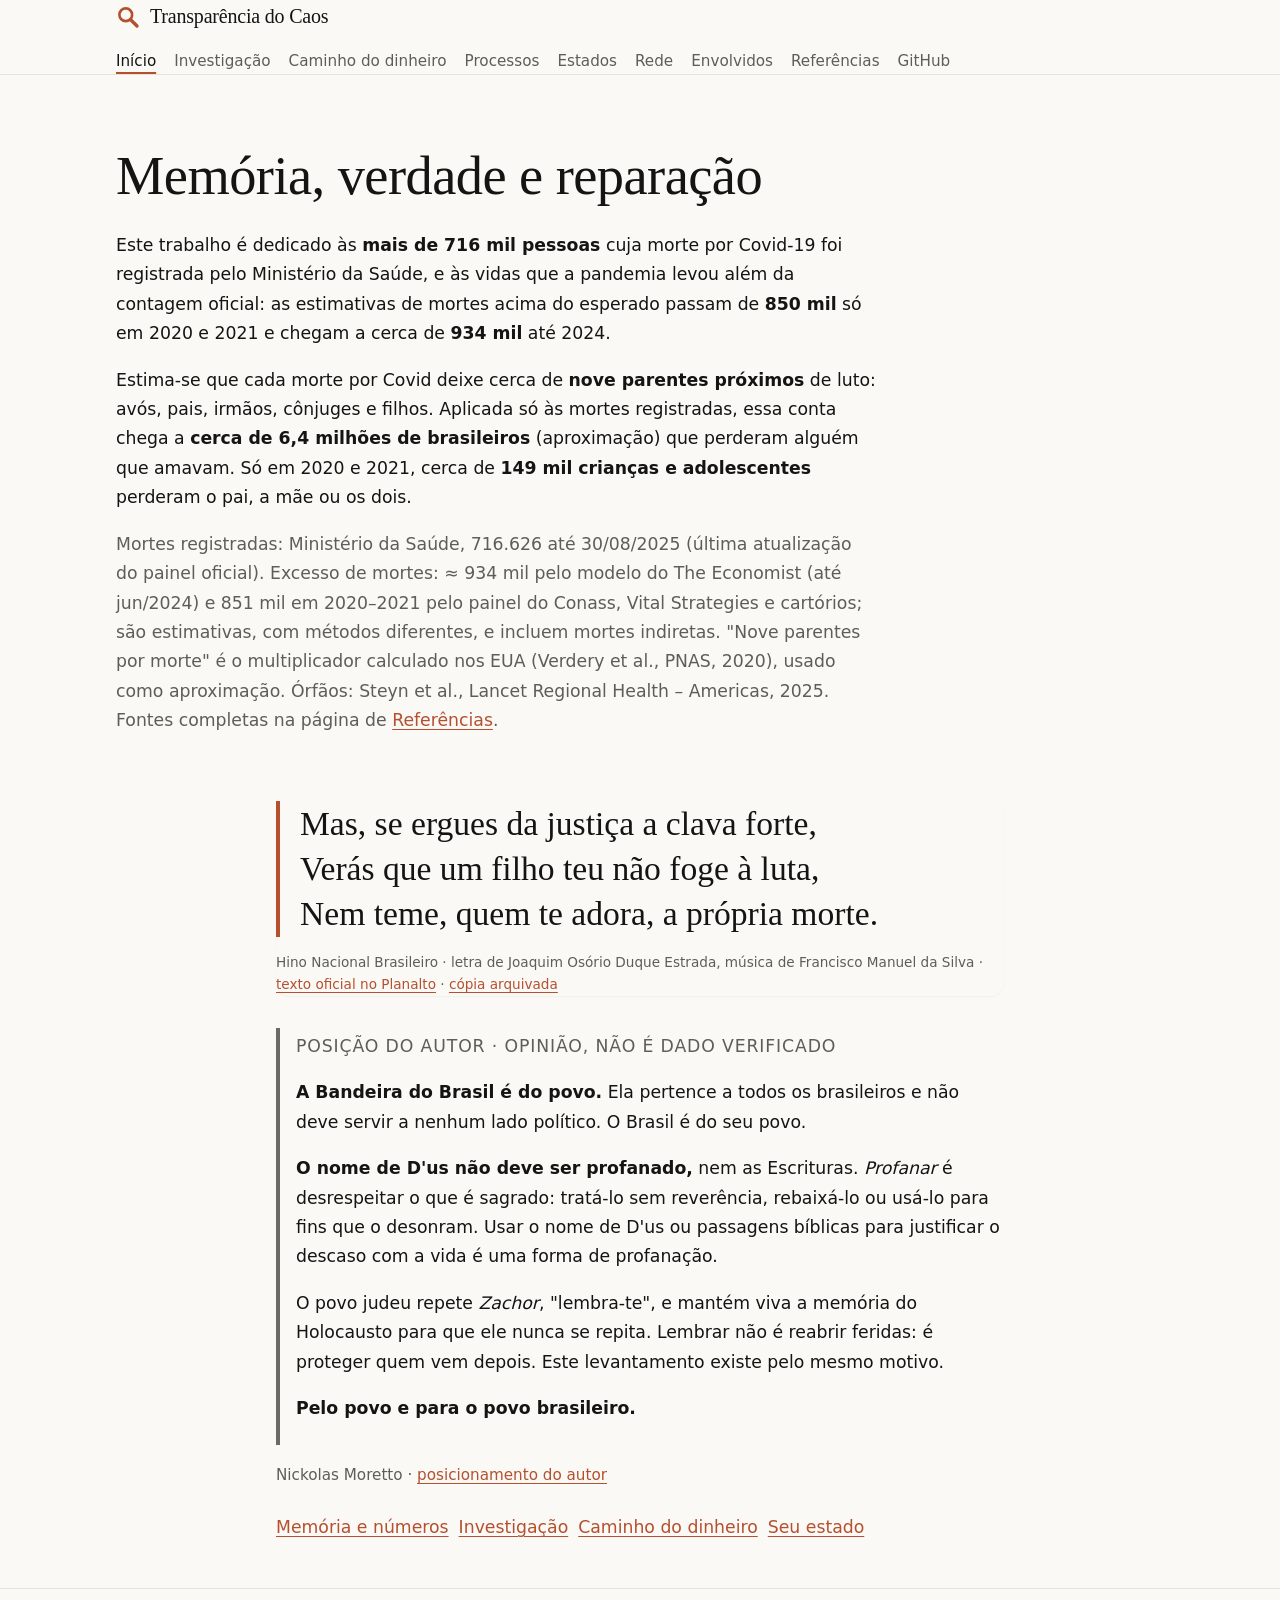
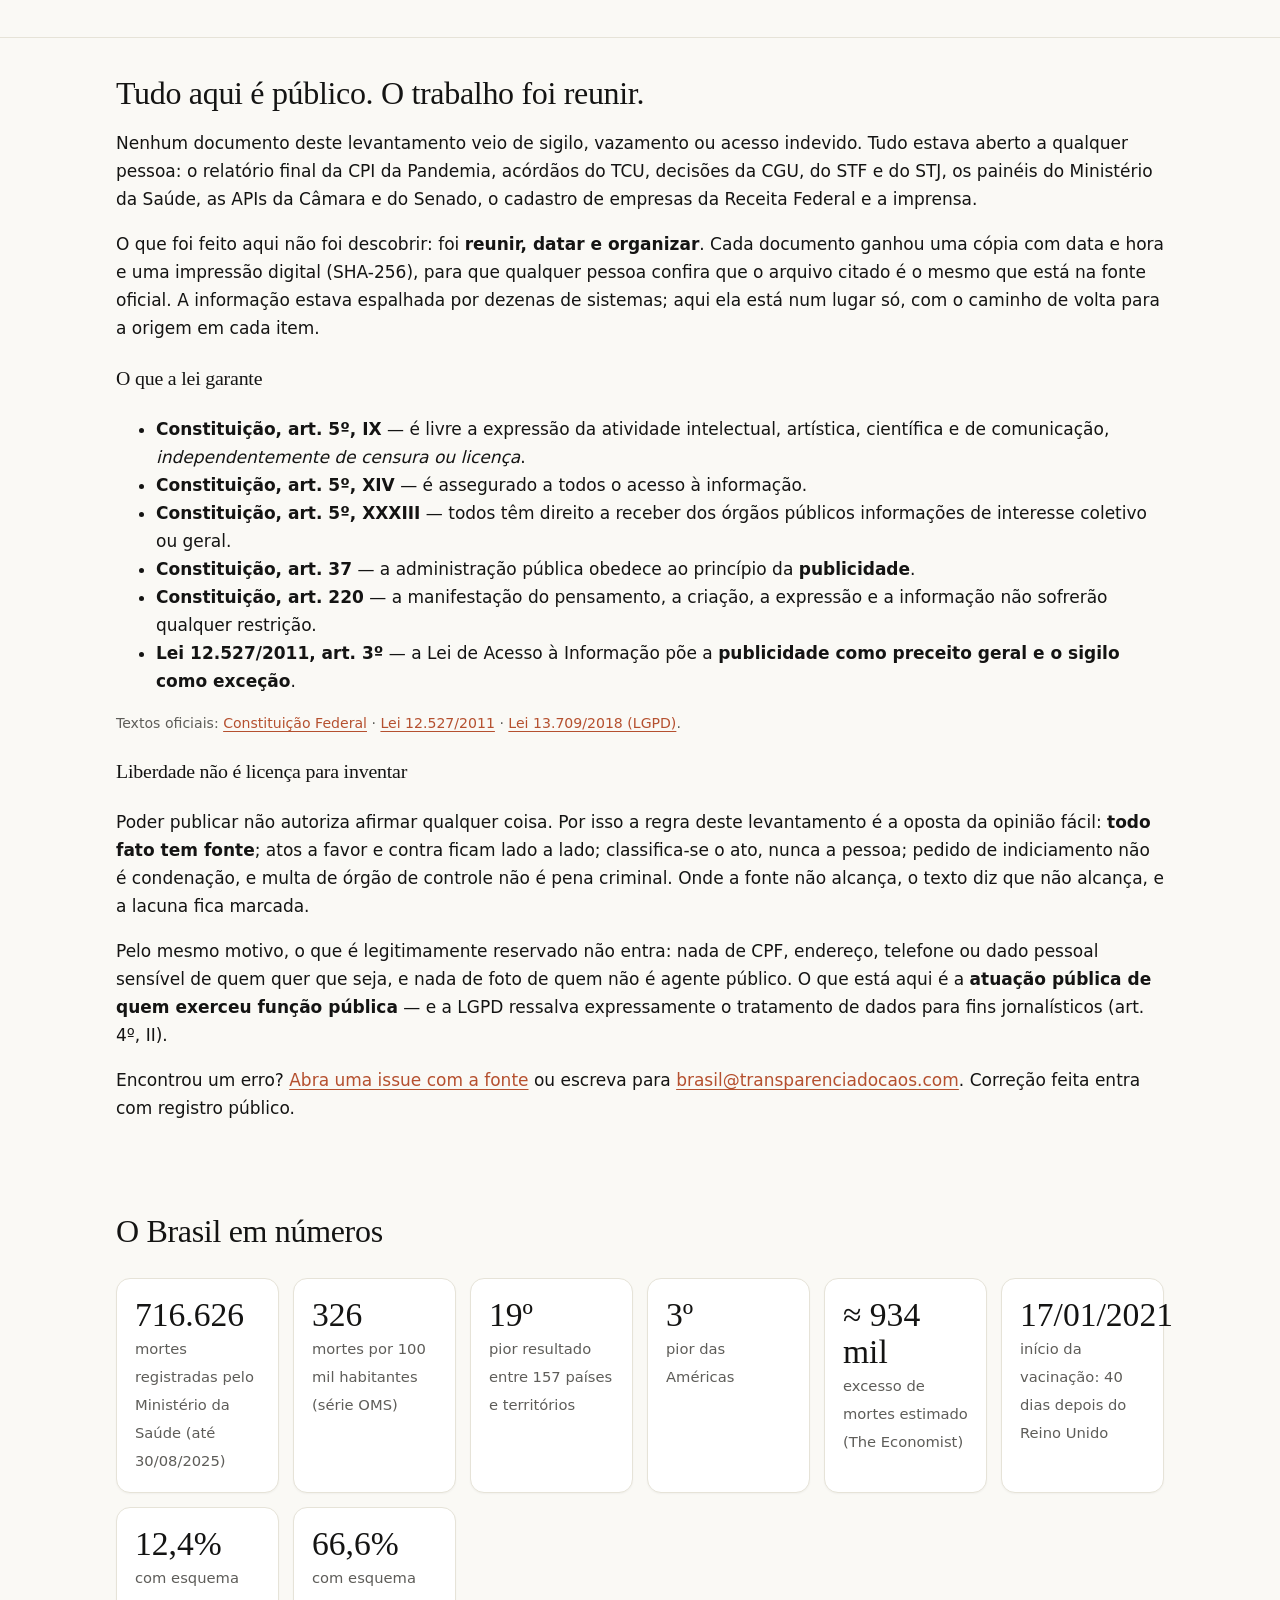
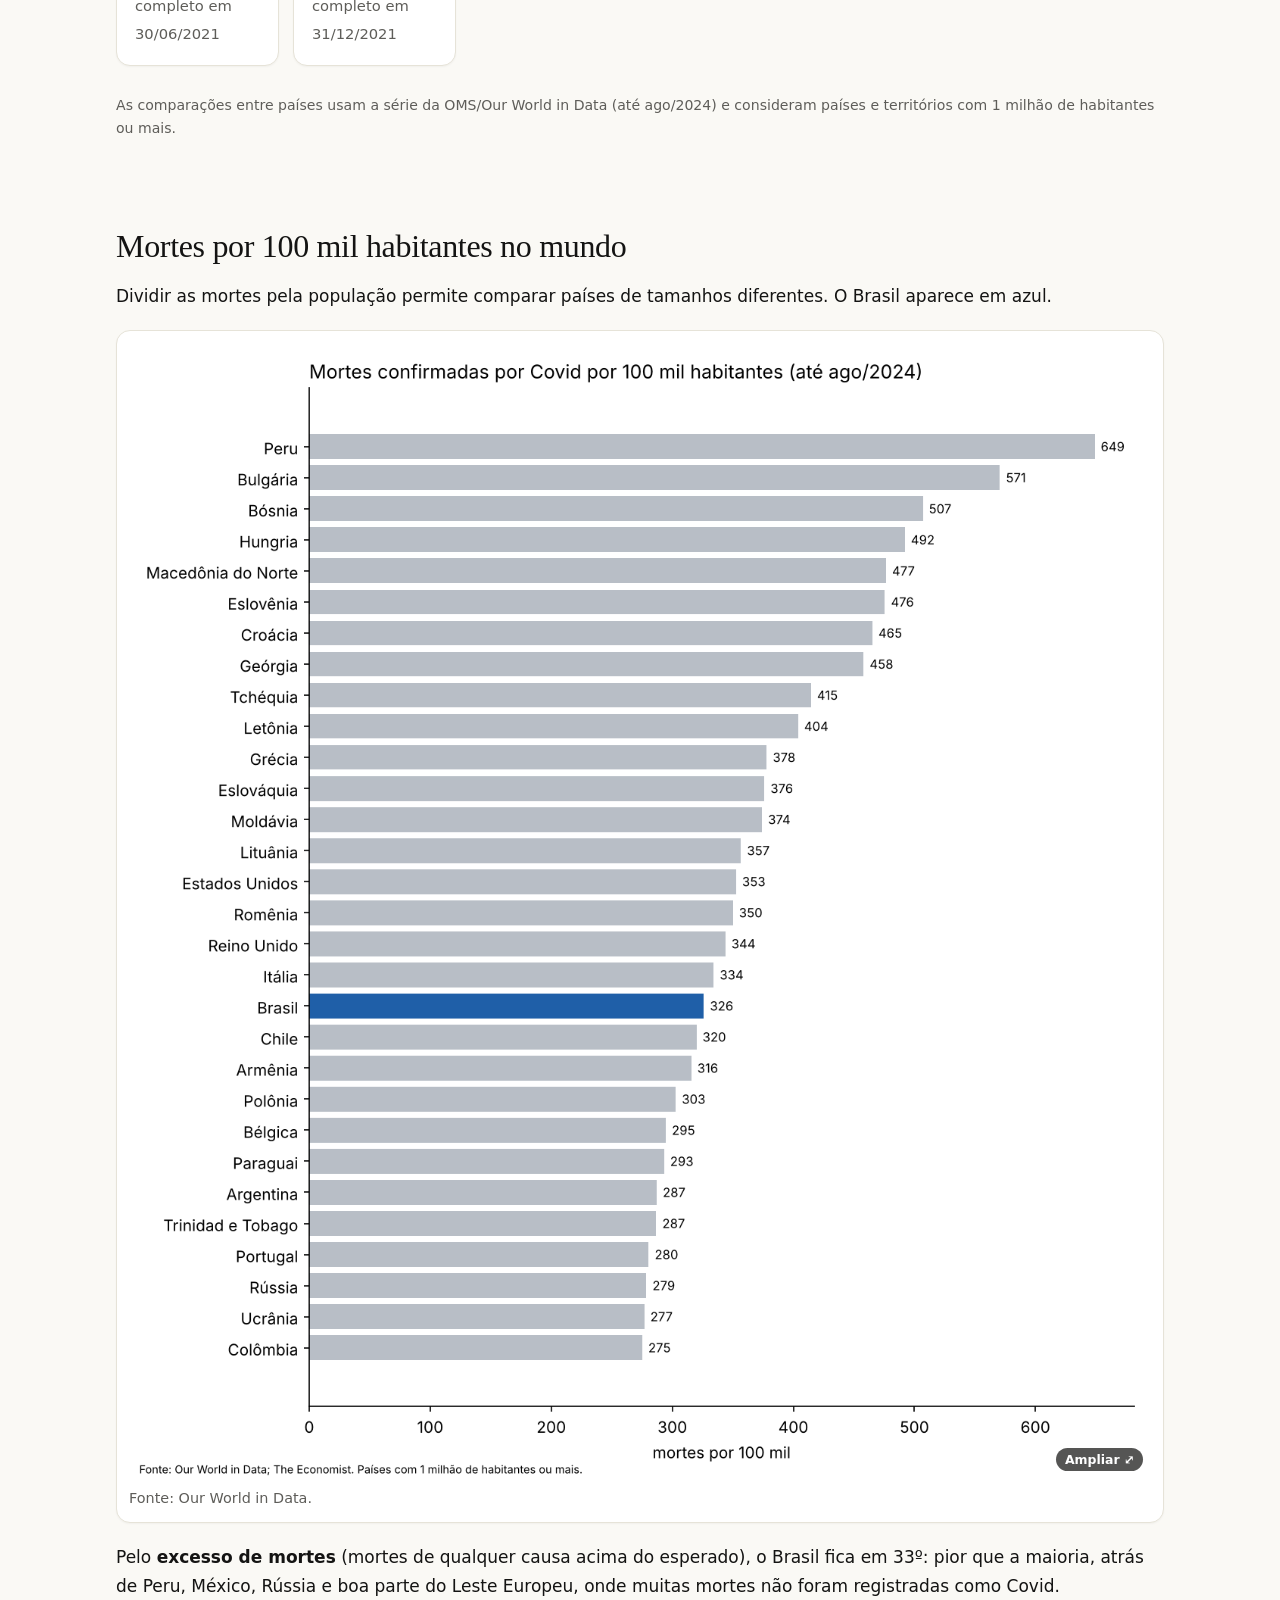
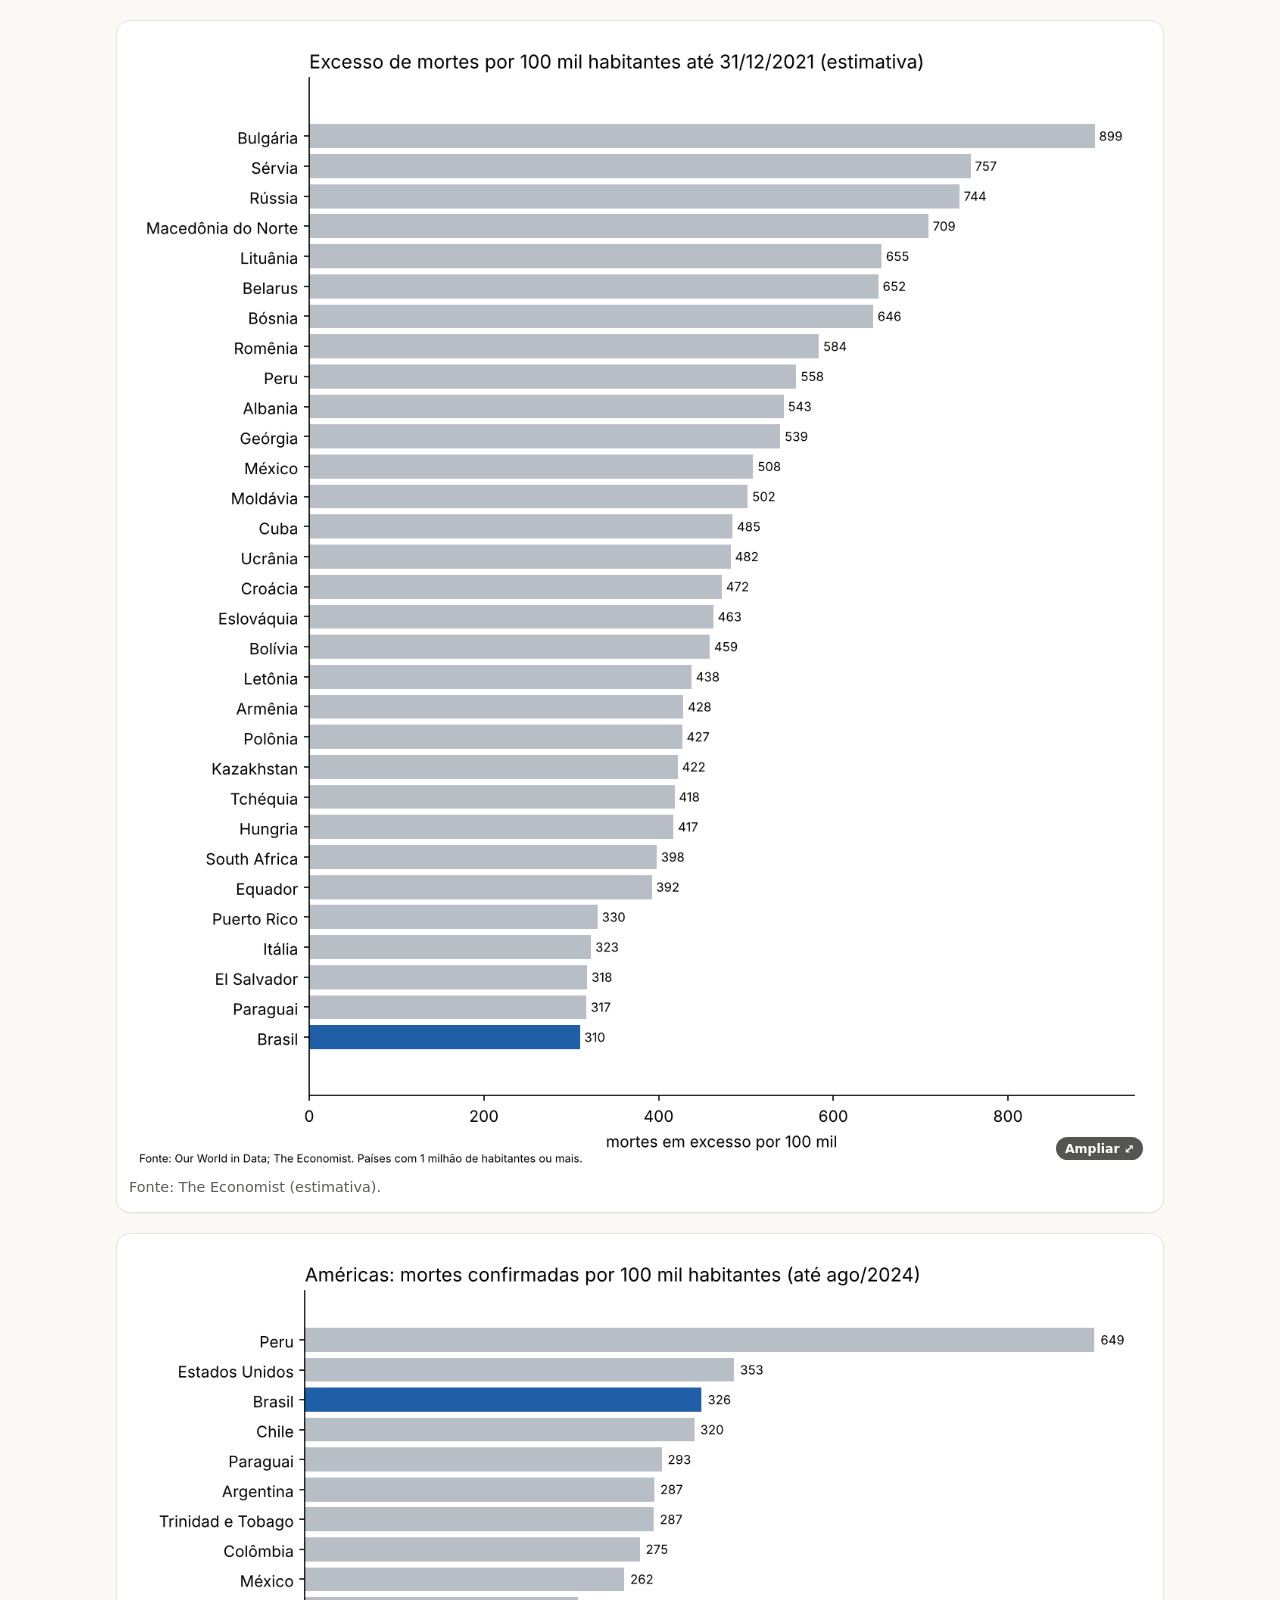
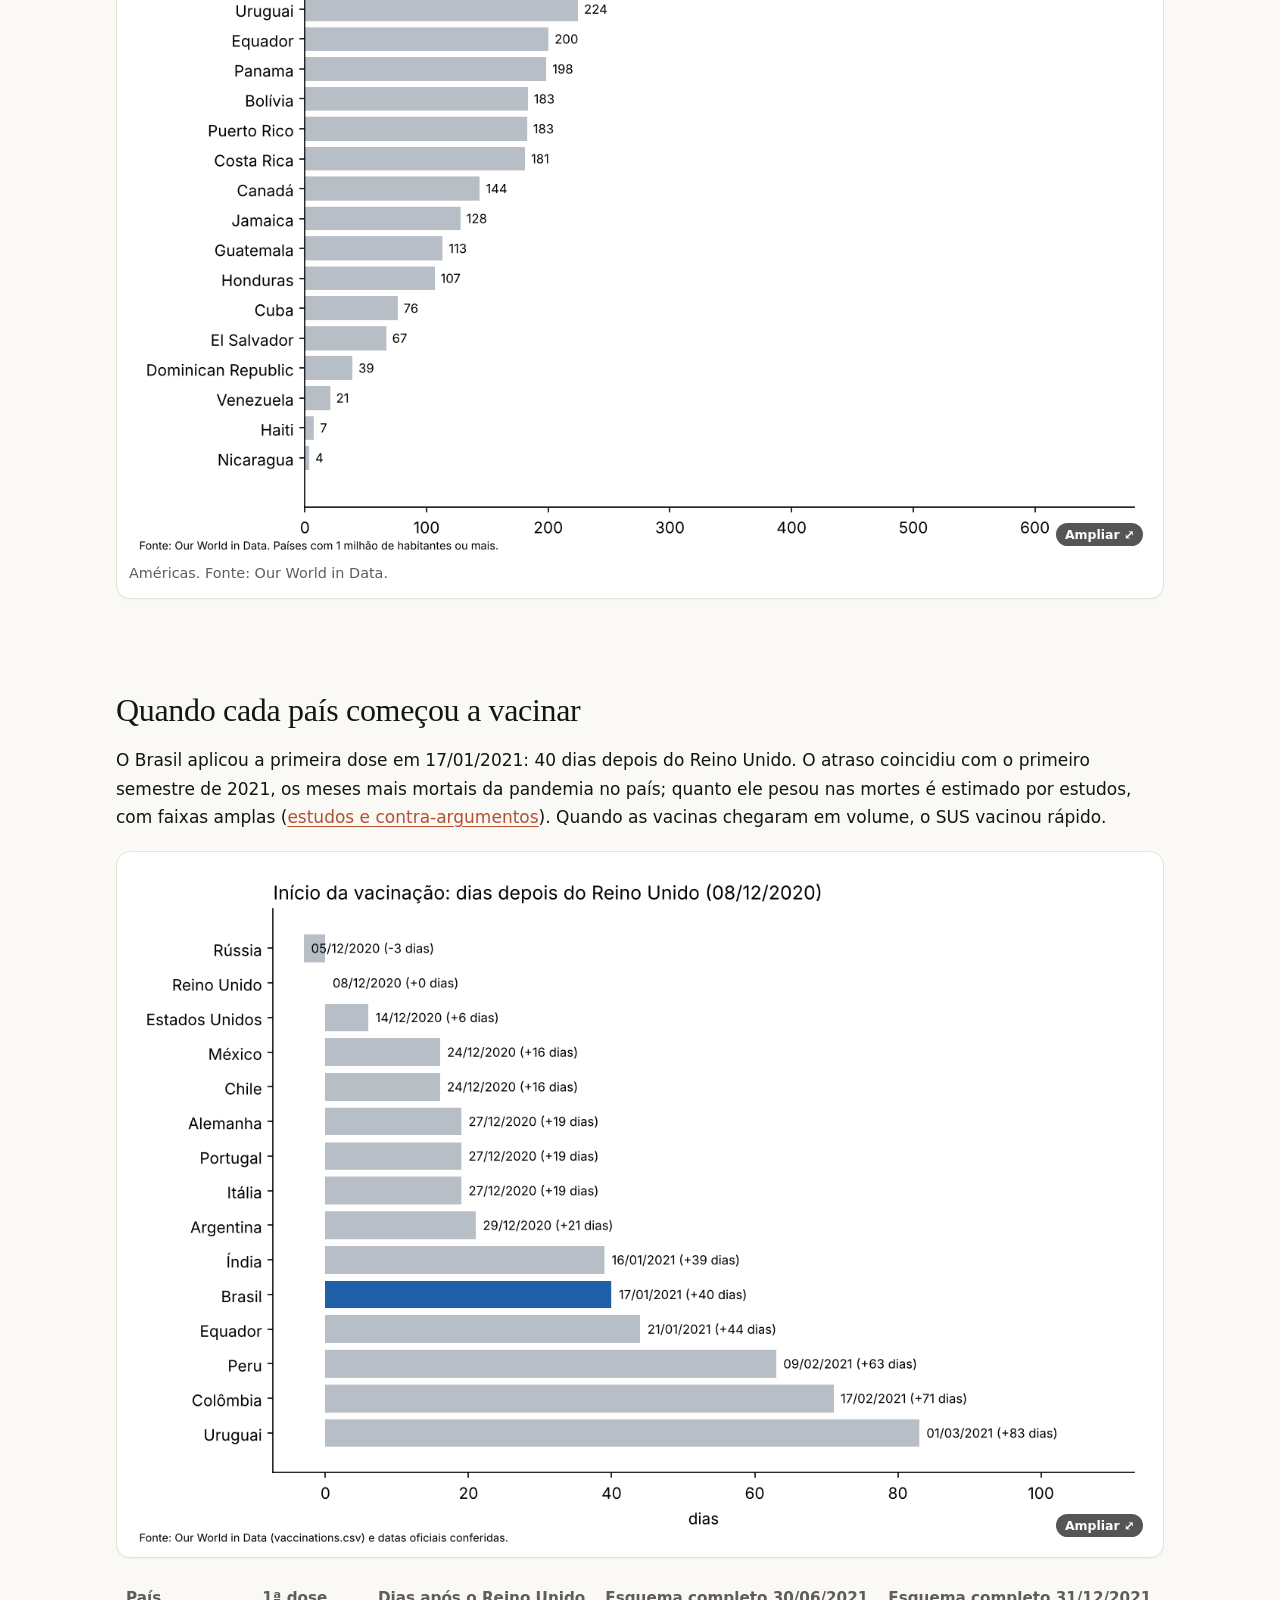
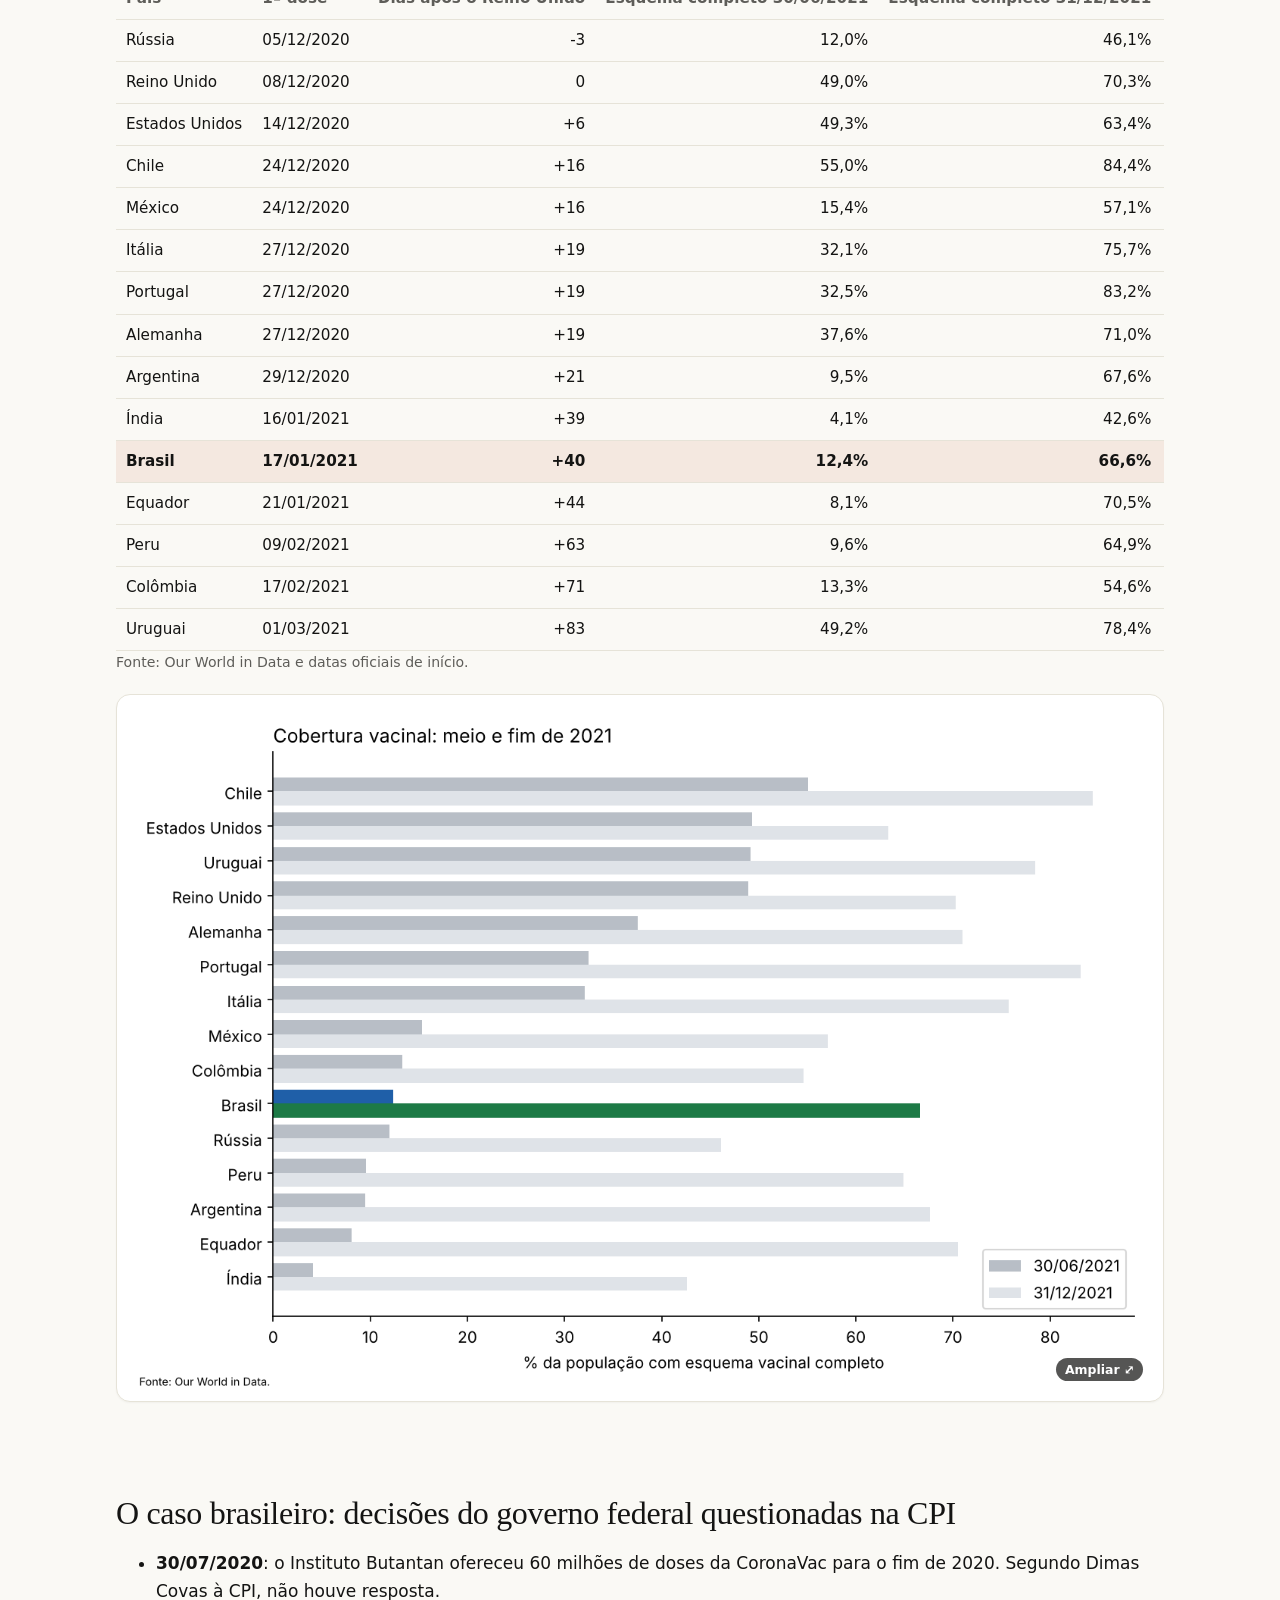
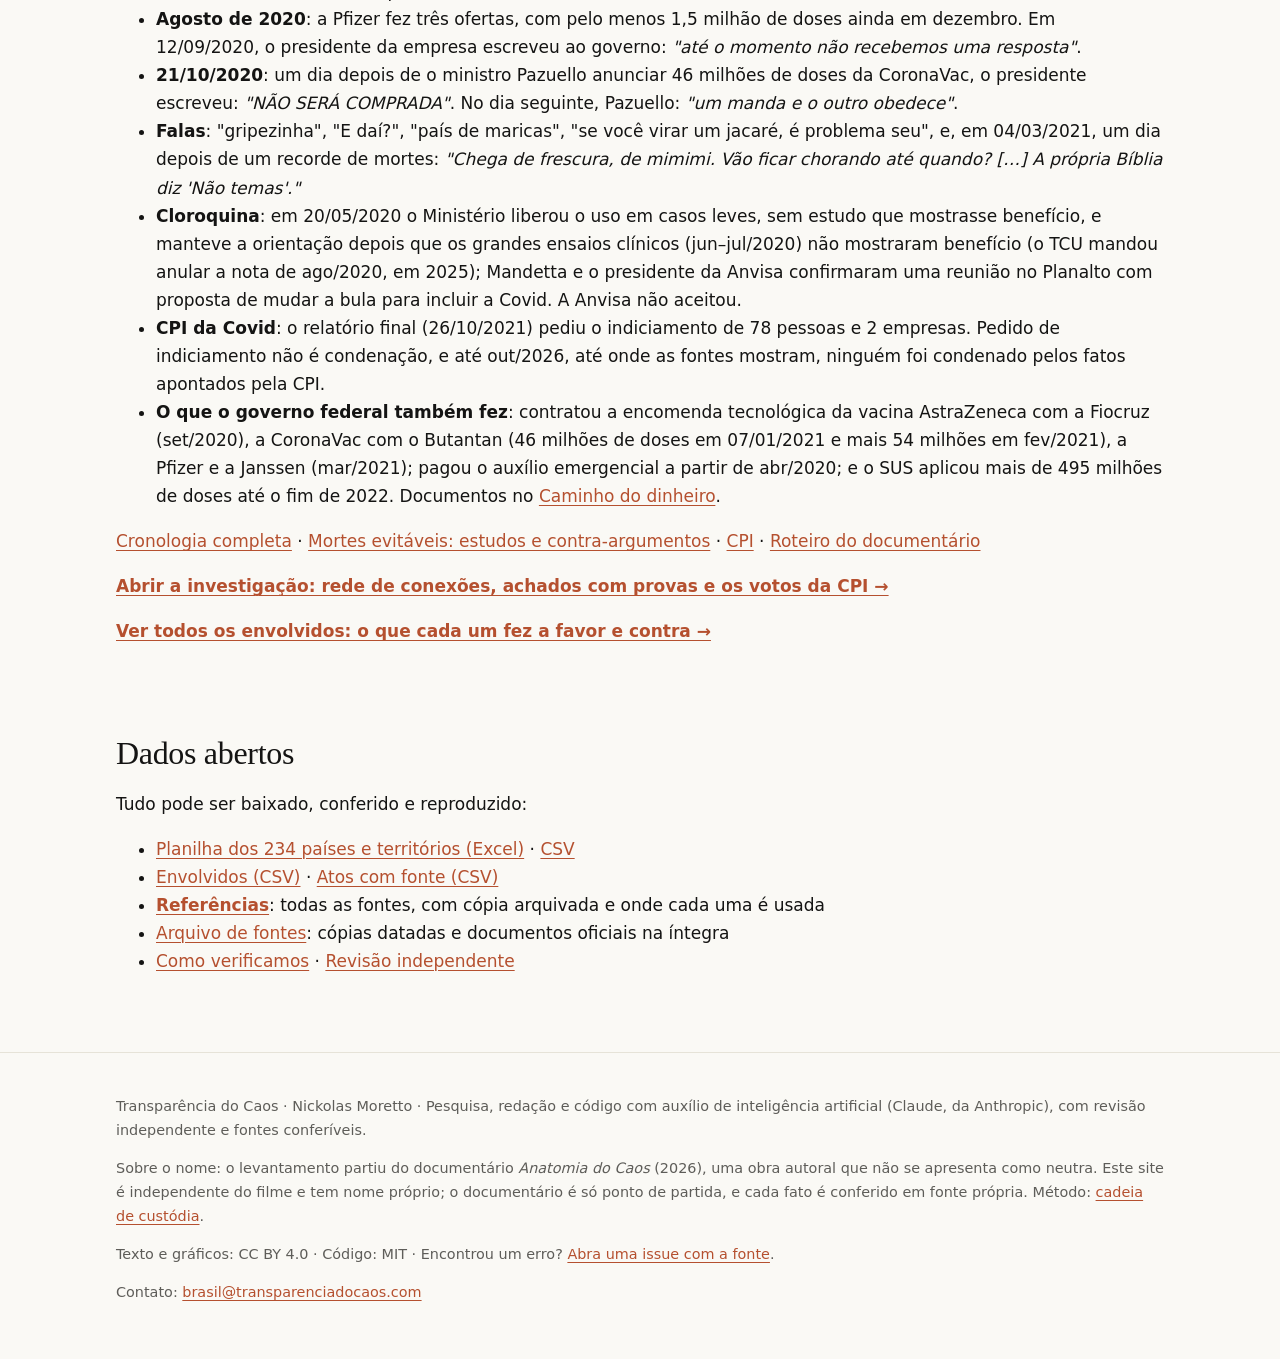
<file: index.html>
<!doctype html>
<html lang="pt-BR" data-tema="claro">
<head>
<meta charset="utf-8">
<meta name="viewport" content="width=device-width, initial-scale=1">
<meta name="referrer" content="strict-origin-when-cross-origin">
<meta http-equiv="X-Content-Type-Options" content="nosniff">
<title>Transparência do Caos — a Covid-19 no Brasil em dados públicos</title>
<meta name="description" content="Memória, verdade e reparação: dados abertos, gráficos e fontes sobre a Covid-19 no Brasil e as decisões do governo federal na pandemia.">
<meta property="og:type" content="website">
<meta property="og:site_name" content="Transparência do Caos">
<meta property="og:title" content="Transparência do Caos — a Covid-19 no Brasil em dados públicos">
<meta property="og:description" content="Memória, verdade e reparação: dados abertos, gráficos e fontes sobre a Covid-19 no Brasil e as decisões do governo federal na pandemia.">
<meta property="og:url" content="https://transparenciadocaos.com/">
<meta property="og:image" content="https://transparenciadocaos.com/assets/marca/compartilhar.png">
<meta property="og:image:width" content="1200">
<meta property="og:image:height" content="630">
<meta property="og:image:alt" content="Lupa e o nome Transparência do Caos sobre fundo claro">
<meta name="twitter:card" content="summary_large_image">
<link rel="canonical" href="https://transparenciadocaos.com/">
<link rel="icon" href="assets/marca/favicon.svg" type="image/svg+xml">
<link rel="stylesheet" href="assets/css/estilo.css">
<script type="application/ld+json">
{
 "@context": "https://schema.org",
 "@graph": [
  {
   "@type": "WebSite",
   "@id": "https://transparenciadocaos.com/#site",
   "url": "https://transparenciadocaos.com/",
   "name": "Transparência do Caos",
   "alternateName": "Anatomia do Caos",
   "inLanguage": "pt-BR",
   "description": "Memória, verdade e reparação: dados abertos, gráficos e fontes sobre a Covid-19 no Brasil e as decisões do governo federal na pandemia.",
   "publisher": {
    "@id": "https://transparenciadocaos.com/#org"
   }
  },
  {
   "@type": "Organization",
   "name": "Transparência do Caos",
   "url": "https://transparenciadocaos.com/",
   "email": "brasil@transparenciadocaos.com",
   "logo": "https://transparenciadocaos.com/assets/marca/compartilhar.png",
   "sameAs": [
    "https://github.com/nk-ls/anatomia-do-caos",
    "https://github.com/nk-ls/anatomia-do-caos-fontes"
   ],
   "@id": "https://transparenciadocaos.com/#org",
   "founder": {
    "@type": "Person",
    "name": "Nickolas Moretto",
    "url": "https://github.com/nk-ls",
    "email": "brasil@transparenciadocaos.com"
   }
  },
  {
   "@type": "Dataset",
   "name": "Transparência do Caos — dados abertos da Covid-19 no Brasil",
   "description": "Pessoas, atos com fonte, rede de conexões, caminho do dinheiro, empresas (Receita Federal), mortes e vacinação por estado. Cada dado tem fonte pública e cópia arquivada com SHA-256.",
   "url": "https://transparenciadocaos.com/",
   "license": "https://github.com/nk-ls/anatomia-do-caos",
   "creator": {
    "@type": "Person",
    "name": "Nickolas Moretto",
    "url": "https://github.com/nk-ls",
    "email": "brasil@transparenciadocaos.com"
   },
   "isAccessibleForFree": true,
   "inLanguage": "pt-BR",
   "spatialCoverage": "Brasil",
   "temporalCoverage": "2020/2025",
   "dateModified": "2026-10-25",
   "distribution": [
    {
     "@type": "DataDownload",
     "encodingFormat": "text/csv",
     "contentUrl": "https://transparenciadocaos.com/dados/atos.csv"
    },
    {
     "@type": "DataDownload",
     "encodingFormat": "text/csv",
     "contentUrl": "https://transparenciadocaos.com/dados/pessoas.csv"
    },
    {
     "@type": "DataDownload",
     "encodingFormat": "text/csv",
     "contentUrl": "https://transparenciadocaos.com/dados/estados.csv"
    },
    {
     "@type": "DataDownload",
     "encodingFormat": "text/csv",
     "contentUrl": "https://transparenciadocaos.com/dados/fontes.csv"
    },
    {
     "@type": "DataDownload",
     "encodingFormat": "application/json",
     "contentUrl": "https://transparenciadocaos.com/dados/dinheiro.json"
    },
    {
     "@type": "DataDownload",
     "encodingFormat": "application/json",
     "contentUrl": "https://transparenciadocaos.com/dados/rede.json"
    },
    {
     "@type": "DataDownload",
     "encodingFormat": "application/json",
     "contentUrl": "https://transparenciadocaos.com/dados/empresas.json"
    }
   ]
  }
 ]
}
</script>
</head>
<body>
<header class="topo">
  <div class="conteiner">
    <a class="marca" href="index.html">Transparência do Caos</a>
    <nav class="nav" aria-label="Principal">
      <a href="index.html" aria-current="page">Início</a>
      <a href="investigacao.html">Investigação</a>
      <a href="dinheiro.html">Caminho do dinheiro</a>
      <a href="processos.html">Processos</a>
        <a href="estados.html">Estados</a>
      <a href="rede.html">Rede</a>
      <a href="envolvidos.html">Envolvidos</a>
      <a href="referencias.html">Referências</a>
      <a href="https://github.com/nk-ls/anatomia-do-caos">GitHub</a>
    </nav>
  </div>
</header>

<main>
<div class="memoria" id="memoria">
  <div class="conteiner">
    <h1>Memória, verdade e reparação</h1>
    <p>Este trabalho é dedicado às <strong>mais de 716 mil pessoas</strong> cuja morte por Covid-19 foi registrada pelo Ministério da Saúde, e às vidas que a pandemia levou além da contagem oficial: as estimativas de mortes acima do esperado passam de <strong>850 mil</strong> só em 2020 e 2021 e chegam a cerca de <strong>934 mil</strong> até 2024.</p>
    <p>Estima-se que cada morte por Covid deixe cerca de <strong>nove parentes próximos</strong> de luto: avós, pais, irmãos, cônjuges e filhos. Aplicada só às mortes registradas, essa conta chega a <strong>cerca de 6,4 milhões de brasileiros</strong> (aproximação) que perderam alguém que amavam. Só em 2020 e 2021, cerca de <strong>149 mil crianças e adolescentes</strong> perderam o pai, a mãe ou os dois.</p>
    <p class="nota">Mortes registradas: Ministério da Saúde, 716.626 até 30/08/2025 (última atualização do painel oficial). Excesso de mortes: ≈ 934 mil pelo modelo do The Economist (até jun/2024) e 851 mil em 2020–2021 pelo painel do Conass, Vital Strategies e cartórios; são estimativas, com métodos diferentes, e incluem mortes indiretas. "Nove parentes por morte" é o multiplicador calculado nos EUA (Verdery et al., PNAS, 2020), usado como aproximação. Órfãos: Steyn et al., Lancet Regional Health – Americas, 2025. Fontes completas na página de <a href="referencias.html">Referências</a>.</p>
  </div>

<section class="abertura" aria-label="Abertura">
  <div class="conteiner">
    <figure class="hino">
      <blockquote lang="pt-BR">
        <p>Mas, se ergues da justiça a clava forte,<br>
        Verás que um filho teu não foge à luta,<br>
        Nem teme, quem te adora, a própria morte.</p>
      </blockquote>
      <figcaption>Hino Nacional Brasileiro · letra de Joaquim Osório Duque Estrada, música de Francisco Manuel da Silva · <a href="https://www.planalto.gov.br/ccivil_03/constituicao/hino.htm">texto oficial no Planalto</a> · <a href="https://github.com/nk-ls/anatomia-do-caos-fontes/tree/main/arquivo/planalto-gov-br-ccivil-03-constituicao-hino-htm-c3f21cdc">cópia arquivada</a></figcaption>
    </figure>
    <div class="opiniao" role="note"><p class="opiniao-rotulo">Posição do autor · opinião, não é dado verificado</p>
    <p><strong>A Bandeira do Brasil é do povo.</strong> Ela pertence a todos os brasileiros e não deve servir a nenhum lado político. O Brasil é do seu povo.</p>
    <p><strong>O nome de D'us não deve ser profanado,</strong> nem as Escrituras. <em>Profanar</em> é desrespeitar o que é sagrado: tratá-lo sem reverência, rebaixá-lo ou usá-lo para fins que o desonram. Usar o nome de D'us ou passagens bíblicas para justificar o descaso com a vida é uma forma de profanação.</p>
    <p>O povo judeu repete <em>Zachor</em>, "lembra-te", e mantém viva a memória do Holocausto para que ele nunca se repita. Lembrar não é reabrir feridas: é proteger quem vem depois. Este levantamento existe pelo mesmo motivo.</p>
    <p><strong>Pelo povo e para o povo brasileiro.</strong></p>
    </div>
    <p class="assinatura">Nickolas Moretto · <a href="https://github.com/nk-ls/anatomia-do-caos/blob/main/docs/posicionamento-do-autor.md">posicionamento do autor</a></p>
    <p class="abertura-acoes"><a class="botao-claro" href="#memoria">Memória e números</a> <a class="botao-claro" href="investigacao.html">Investigação</a> <a class="botao-claro" href="dinheiro.html">Caminho do dinheiro</a> <a class="botao-claro" href="estados.html">Seu estado</a></p>
  </div>
</section>
</div>

<div class="conteiner">
  <section id="publico" aria-labelledby="t-publico">
    <h2 id="t-publico">Tudo aqui &eacute; p&uacute;blico. O trabalho foi reunir.</h2>

    <p>Nenhum documento deste levantamento veio de sigilo, vazamento ou acesso indevido. Tudo estava aberto a qualquer pessoa: o relat&oacute;rio final da CPI da Pandemia, ac&oacute;rd&atilde;os do TCU, decis&otilde;es da CGU, do STF e do STJ, os pain&eacute;is do Minist&eacute;rio da Sa&uacute;de, as APIs da C&acirc;mara e do Senado, o cadastro de empresas da Receita Federal e a imprensa.</p>

    <p>O que foi feito aqui n&atilde;o foi descobrir: foi <strong>reunir, datar e organizar</strong>. Cada documento ganhou uma c&oacute;pia com data e hora e uma impress&atilde;o digital (SHA-256), para que qualquer pessoa confira que o arquivo citado &eacute; o mesmo que est&aacute; na fonte oficial. A informa&ccedil;&atilde;o estava espalhada por dezenas de sistemas; aqui ela est&aacute; num lugar s&oacute;, com o caminho de volta para a origem em cada item.</p>

    <h3>O que a lei garante</h3>

    <ul>
      <li><strong>Constitui&ccedil;&atilde;o, art. 5&ordm;, IX</strong> &mdash; &eacute; livre a express&atilde;o da atividade intelectual, art&iacute;stica, cient&iacute;fica e de comunica&ccedil;&atilde;o, <em>independentemente de censura ou licen&ccedil;a</em>.</li>
      <li><strong>Constitui&ccedil;&atilde;o, art. 5&ordm;, XIV</strong> &mdash; &eacute; assegurado a todos o acesso &agrave; informa&ccedil;&atilde;o.</li>
      <li><strong>Constitui&ccedil;&atilde;o, art. 5&ordm;, XXXIII</strong> &mdash; todos t&ecirc;m direito a receber dos &oacute;rg&atilde;os p&uacute;blicos informa&ccedil;&otilde;es de interesse coletivo ou geral.</li>
      <li><strong>Constitui&ccedil;&atilde;o, art. 37</strong> &mdash; a administra&ccedil;&atilde;o p&uacute;blica obedece ao princ&iacute;pio da <strong>publicidade</strong>.</li>
      <li><strong>Constitui&ccedil;&atilde;o, art. 220</strong> &mdash; a manifesta&ccedil;&atilde;o do pensamento, a cria&ccedil;&atilde;o, a express&atilde;o e a informa&ccedil;&atilde;o n&atilde;o sofrer&atilde;o qualquer restri&ccedil;&atilde;o.</li>
      <li><strong>Lei 12.527/2011, art. 3&ordm;</strong> &mdash; a Lei de Acesso &agrave; Informa&ccedil;&atilde;o p&otilde;e a <strong>publicidade como preceito geral e o sigilo como exce&ccedil;&atilde;o</strong>.</li>
    </ul>

    <p class="nota">Textos oficiais: <a href="https://www.planalto.gov.br/ccivil_03/constituicao/constituicao.htm">Constitui&ccedil;&atilde;o Federal</a> &middot; <a href="https://www.planalto.gov.br/ccivil_03/_ato2011-2014/2011/lei/l12527.htm">Lei 12.527/2011</a> &middot; <a href="https://www.planalto.gov.br/ccivil_03/_ato2015-2018/2018/lei/l13709.htm">Lei 13.709/2018 (LGPD)</a>.</p>

    <h3>Liberdade n&atilde;o &eacute; licen&ccedil;a para inventar</h3>

    <p>Poder publicar n&atilde;o autoriza afirmar qualquer coisa. Por isso a regra deste levantamento &eacute; a oposta da opini&atilde;o f&aacute;cil: <strong>todo fato tem fonte</strong>; atos a favor e contra ficam lado a lado; classifica-se o ato, nunca a pessoa; pedido de indiciamento n&atilde;o &eacute; condena&ccedil;&atilde;o, e multa de &oacute;rg&atilde;o de controle n&atilde;o &eacute; pena criminal. Onde a fonte n&atilde;o alcan&ccedil;a, o texto diz que n&atilde;o alcan&ccedil;a, e a lacuna fica marcada.</p>

    <p>Pelo mesmo motivo, o que &eacute; legitimamente reservado n&atilde;o entra: nada de CPF, endere&ccedil;o, telefone ou dado pessoal sens&iacute;vel de quem quer que seja, e nada de foto de quem n&atilde;o &eacute; agente p&uacute;blico. O que est&aacute; aqui &eacute; a <strong>atua&ccedil;&atilde;o p&uacute;blica de quem exerceu fun&ccedil;&atilde;o p&uacute;blica</strong> &mdash; e a LGPD ressalva expressamente o tratamento de dados para fins jornal&iacute;sticos (art. 4&ordm;, II).</p>

    <p>Encontrou um erro? <a href="https://github.com/nk-ls/anatomia-do-caos/issues">Abra uma issue com a fonte</a> ou escreva para <a href="mailto:brasil@transparenciadocaos.com">brasil@transparenciadocaos.com</a>. Correção feita entra com registro público.</p>
  </section>

  <section aria-labelledby="t-numeros">
    <h2 id="t-numeros">O Brasil em números</h2>
    <div class="numeros" id="numeros"><p class="nota">Carregando dados…</p></div>
    <p class="nota">As comparações entre países usam a série da OMS/Our World in Data (até ago/2024) e consideram países e territórios com 1 milhão de habitantes ou mais.</p>
  </section>

  <section aria-labelledby="t-mundo">
    <h2 id="t-mundo">Mortes por 100 mil habitantes no mundo</h2>
    <p>Dividir as mortes pela população permite comparar países de tamanhos diferentes. O Brasil aparece em azul.</p>
    <figure><a class="ampliar" href="imagem.html?grafico=01_mortes_100k_ranking" title="Abrir a imagem em tamanho grande"><img src="graficos/01_mortes_100k_ranking.png" alt="Ranking dos 30 países com mais mortes confirmadas por Covid por 100 mil habitantes; o Brasil aparece em 19º, com 326." loading="lazy"></a><figcaption>Fonte: Our World in Data.</figcaption></figure>
    <p>Pelo <strong>excesso de mortes</strong> (mortes de qualquer causa acima do esperado), o Brasil fica em 33º: pior que a maioria, atrás de Peru, México, Rússia e boa parte do Leste Europeu, onde muitas mortes não foram registradas como Covid.</p>
    <figure><a class="ampliar" href="imagem.html?grafico=02_excesso_100k_2021" title="Abrir a imagem em tamanho grande"><img src="graficos/02_excesso_100k_2021.png" alt="Ranking de excesso de mortes por 100 mil habitantes até o fim de 2021; o Brasil aparece em 33º." loading="lazy"></a><figcaption>Fonte: The Economist (estimativa).</figcaption></figure>
    <figure><a class="ampliar" href="imagem.html?grafico=05_americas_mortes_100k" title="Abrir a imagem em tamanho grande"><img src="graficos/05_americas_mortes_100k.png" alt="Mortes confirmadas por 100 mil habitantes nas Américas; o Brasil é o 3º, depois de Peru e Estados Unidos." loading="lazy"></a><figcaption>Américas. Fonte: Our World in Data.</figcaption></figure>
  </section>

  <section aria-labelledby="t-vacina">
    <h2 id="t-vacina">Quando cada país começou a vacinar</h2>
    <p>O Brasil aplicou a primeira dose em 17/01/2021: 40 dias depois do Reino Unido. O atraso coincidiu com o primeiro semestre de 2021, os meses mais mortais da pandemia no país; quanto ele pesou nas mortes é estimado por estudos, com faixas amplas (<a href="https://github.com/nk-ls/anatomia-do-caos/blob/main/docs/estudos.md">estudos e contra-argumentos</a>). Quando as vacinas chegaram em volume, o SUS vacinou rápido.</p>
    <figure><a class="ampliar" href="imagem.html?grafico=03_inicio_vacinacao" title="Abrir a imagem em tamanho grande"><img src="graficos/03_inicio_vacinacao.png" alt="Dias entre o início da vacinação no Reino Unido e em cada país; o Brasil começou 40 dias depois." loading="lazy"></a></figure>
    <div class="rolagem"><table id="tabela-vacina"><caption class="nota" style="caption-side:bottom;text-align:left">Fonte: Our World in Data e datas oficiais de início.</caption></table></div>
    <figure><a class="ampliar" href="imagem.html?grafico=04_cobertura_vacinal_2021" title="Abrir a imagem em tamanho grande"><img src="graficos/04_cobertura_vacinal_2021.png" alt="Porcentagem da população com esquema vacinal completo em 30/06/2021 e 31/12/2021." loading="lazy"></a></figure>
  </section>

  <section aria-labelledby="t-caso">
    <h2 id="t-caso">O caso brasileiro: decisões do governo federal questionadas na CPI</h2>
    <ul>
      <li><strong>30/07/2020</strong>: o Instituto Butantan ofereceu 60 milhões de doses da CoronaVac para o fim de 2020. Segundo Dimas Covas à CPI, não houve resposta.</li>
      <li><strong>Agosto de 2020</strong>: a Pfizer fez três ofertas, com pelo menos 1,5 milhão de doses ainda em dezembro. Em 12/09/2020, o presidente da empresa escreveu ao governo: <em>"até o momento não recebemos uma resposta"</em>.</li>
      <li><strong>21/10/2020</strong>: um dia depois de o ministro Pazuello anunciar 46 milhões de doses da CoronaVac, o presidente escreveu: <em>"NÃO SERÁ COMPRADA"</em>. No dia seguinte, Pazuello: <em>"um manda e o outro obedece"</em>.</li>
      <li><strong>Falas</strong>: "gripezinha", "E daí?", "país de maricas", "se você virar um jacaré, é problema seu", e, em 04/03/2021, um dia depois de um recorde de mortes: <em>"Chega de frescura, de mimimi. Vão ficar chorando até quando? […] A própria Bíblia diz 'Não temas'."</em></li>
      <li><strong>Cloroquina</strong>: em 20/05/2020 o Ministério liberou o uso em casos leves, sem estudo que mostrasse benefício, e manteve a orientação depois que os grandes ensaios clínicos (jun–jul/2020) não mostraram benefício (o TCU mandou anular a nota de ago/2020, em 2025); Mandetta e o presidente da Anvisa confirmaram uma reunião no Planalto com proposta de mudar a bula para incluir a Covid. A Anvisa não aceitou.</li>
      <li><strong>CPI da Covid</strong>: o relatório final (26/10/2021) pediu o indiciamento de 78 pessoas e 2 empresas. Pedido de indiciamento não é condenação, e até out/2026, até onde as fontes mostram, ninguém foi condenado pelos fatos apontados pela CPI.</li>
    <li><strong>O que o governo federal também fez</strong>: contratou a encomenda tecnológica da vacina AstraZeneca com a Fiocruz (set/2020), a CoronaVac com o Butantan (46 milhões de doses em 07/01/2021 e mais 54 milhões em fev/2021), a Pfizer e a Janssen (mar/2021); pagou o auxílio emergencial a partir de abr/2020; e o SUS aplicou mais de 495 milhões de doses até o fim de 2022. Documentos no <a href="dinheiro.html#quanto">Caminho do dinheiro</a>.</li>
    </ul>
    <p>
      <a href="https://github.com/nk-ls/anatomia-do-caos/blob/main/docs/cronologia.md">Cronologia completa</a> ·
      <a href="https://github.com/nk-ls/anatomia-do-caos/blob/main/docs/estudos.md">Mortes evitáveis: estudos e contra-argumentos</a> ·
      <a href="https://github.com/nk-ls/anatomia-do-caos/blob/main/docs/cpi.md">CPI</a> ·
      <a href="https://github.com/nk-ls/anatomia-do-caos/blob/main/docs/documentario.md">Roteiro do documentário</a>
    </p>
    <p><a href="investigacao.html"><strong>Abrir a investigação: rede de conexões, achados com provas e os votos da CPI →</strong></a></p>
    <p><a href="envolvidos.html"><strong>Ver todos os envolvidos: o que cada um fez a favor e contra →</strong></a></p>
  </section>

  <section id="dados" aria-labelledby="t-dados">
    <h2 id="t-dados">Dados abertos</h2>
    <p>Tudo pode ser baixado, conferido e reproduzido:</p>
    <ul>
      <li><a href="dados/covid_paises.xlsx">Planilha dos 234 países e territórios (Excel)</a> · <a href="dados/covid_paises.csv">CSV</a></li>
      <li><a href="dados/pessoas.csv">Envolvidos (CSV)</a> · <a href="dados/atos.csv">Atos com fonte (CSV)</a></li>
      <li><a href="referencias.html"><strong>Referências</strong></a>: todas as fontes, com cópia arquivada e onde cada uma é usada</li>
      <li><a href="https://github.com/nk-ls/anatomia-do-caos-fontes">Arquivo de fontes</a>: cópias datadas e documentos oficiais na íntegra</li>
      <li><a href="https://github.com/nk-ls/anatomia-do-caos/blob/main/docs/verificacao.md">Como verificamos</a> · <a href="https://github.com/nk-ls/anatomia-do-caos/blob/main/docs/revisao.md">Revisão independente</a></li>
    </ul>
  </section>
</div>
</main>

<footer class="rodape">
  <div class="conteiner">
    <p>Transparência do Caos · Nickolas Moretto · Pesquisa, redação e código com auxílio de inteligência artificial (Claude, da Anthropic), com revisão independente e fontes conferíveis.</p>
    <p>Sobre o nome: o levantamento partiu do documentário <em>Anatomia do Caos</em> (2026), uma obra autoral que não se apresenta como neutra. Este site é independente do filme e tem nome próprio; o documentário é só ponto de partida, e cada fato é conferido em fonte própria. Método: <a href="https://github.com/nk-ls/anatomia-do-caos/blob/main/docs/cadeia-de-custodia.md">cadeia de custódia</a>.</p>
    <p>Texto e gráficos: CC BY 4.0 · Código: MIT · Encontrou um erro? <a href="https://github.com/nk-ls/anatomia-do-caos/issues">Abra uma issue com a fonte</a>.</p>
    <p class="contato">Contato: <a href="mailto:brasil@transparenciadocaos.com">brasil@transparenciadocaos.com</a></p>
  </div>
</footer>
<script type="module" src="assets/js/inicio.js"></script>
</body>
</html>
</file>
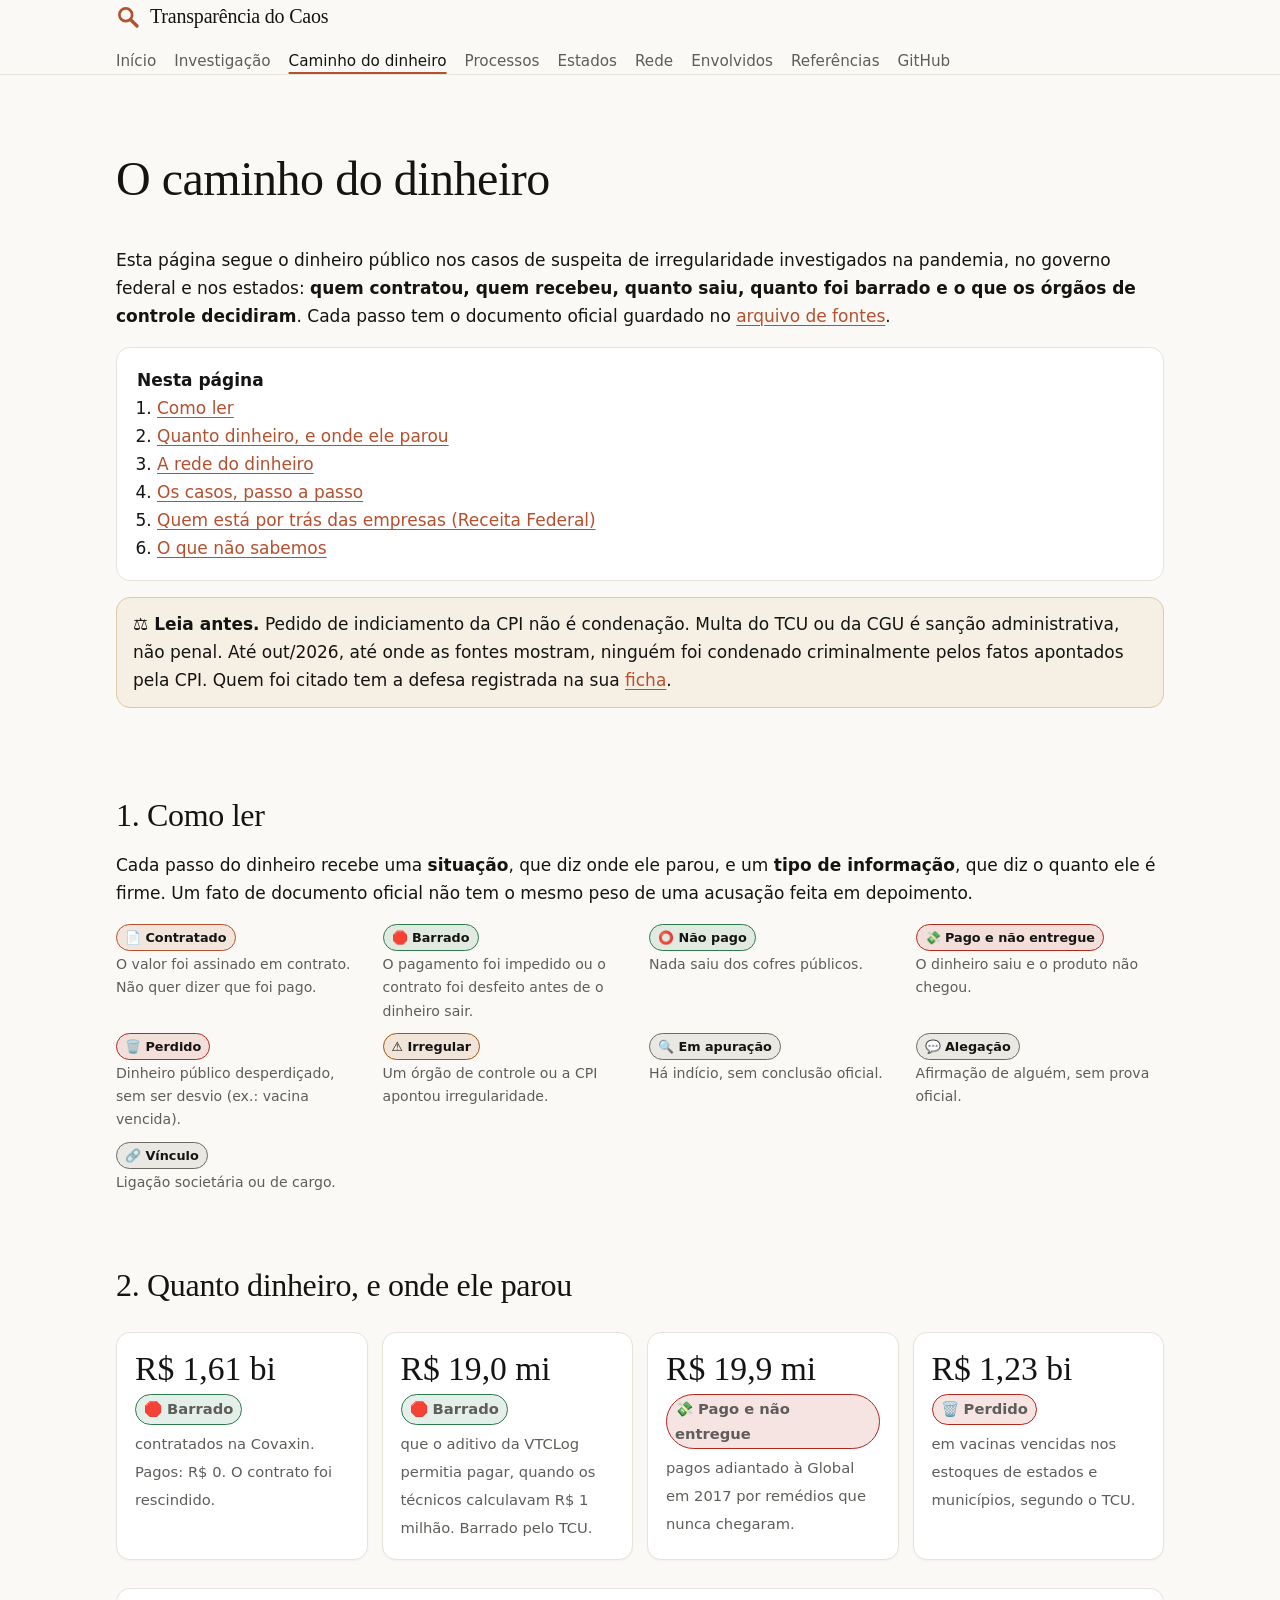
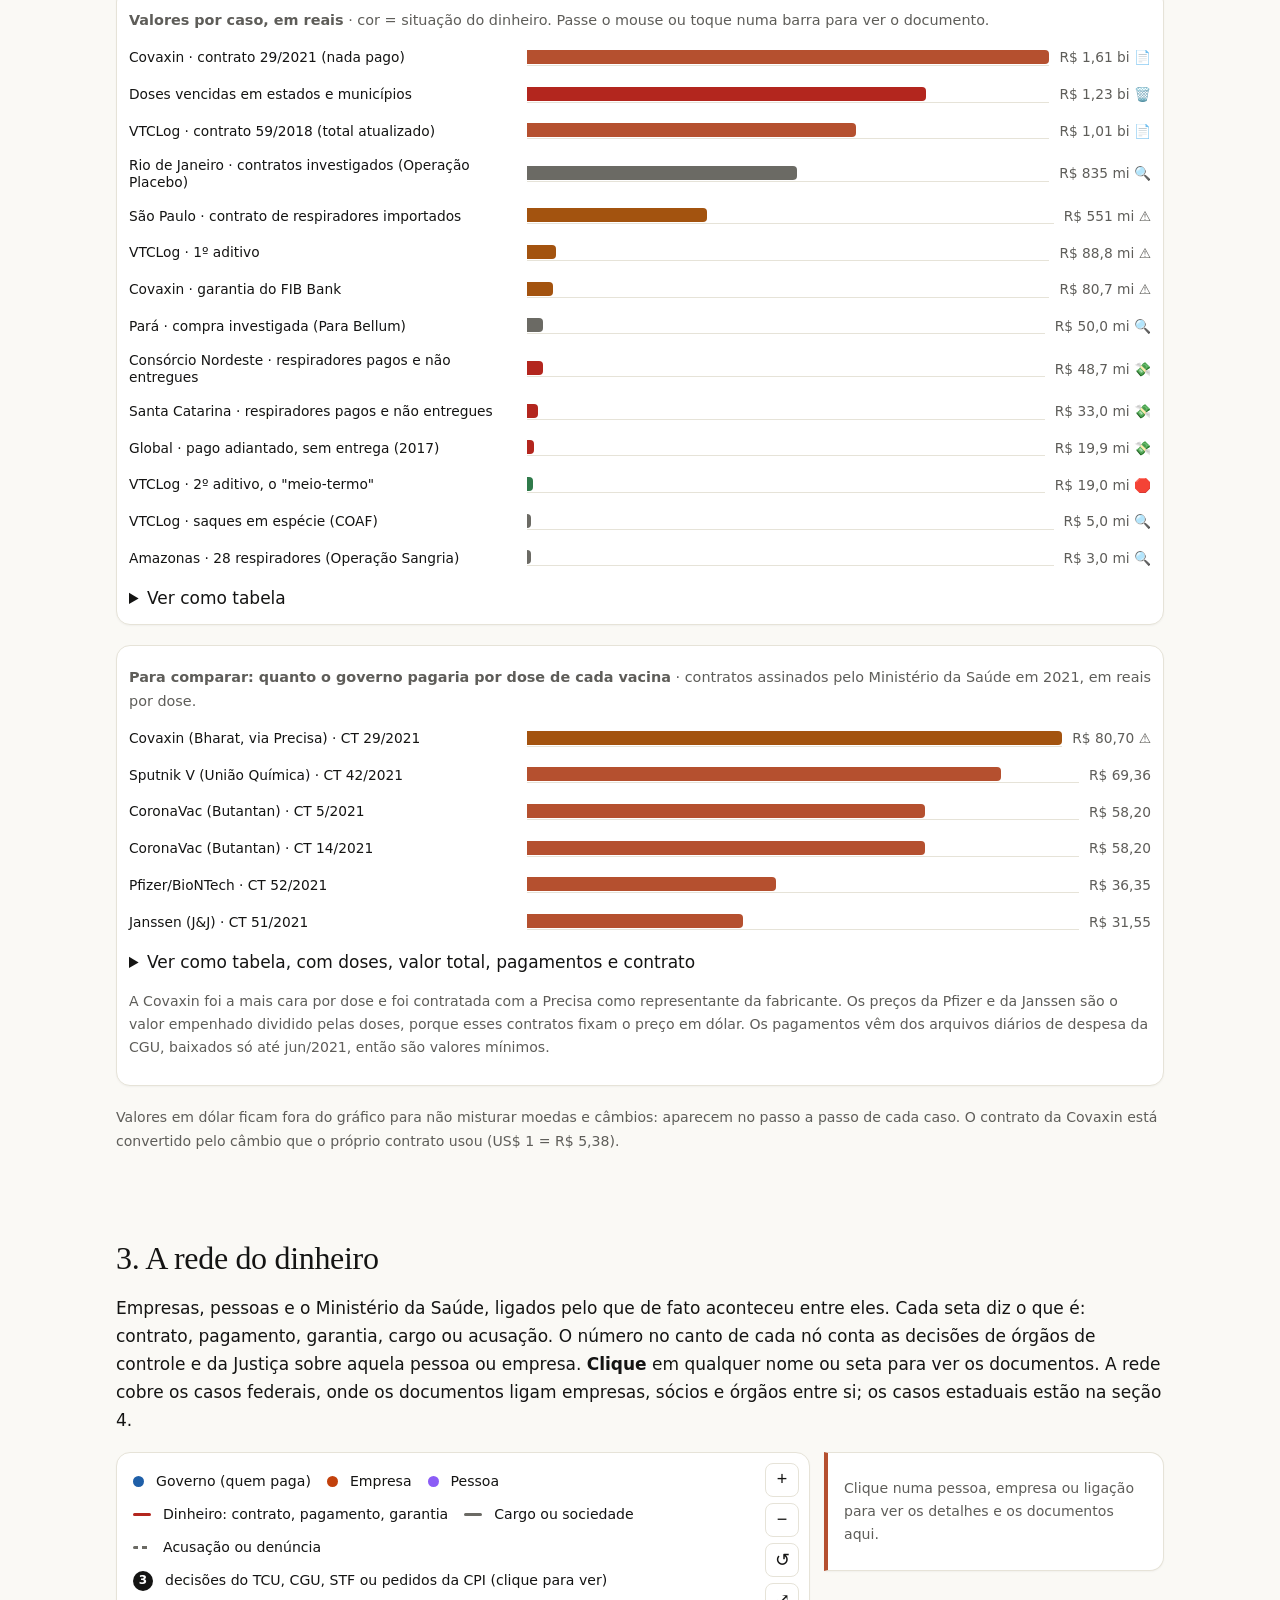
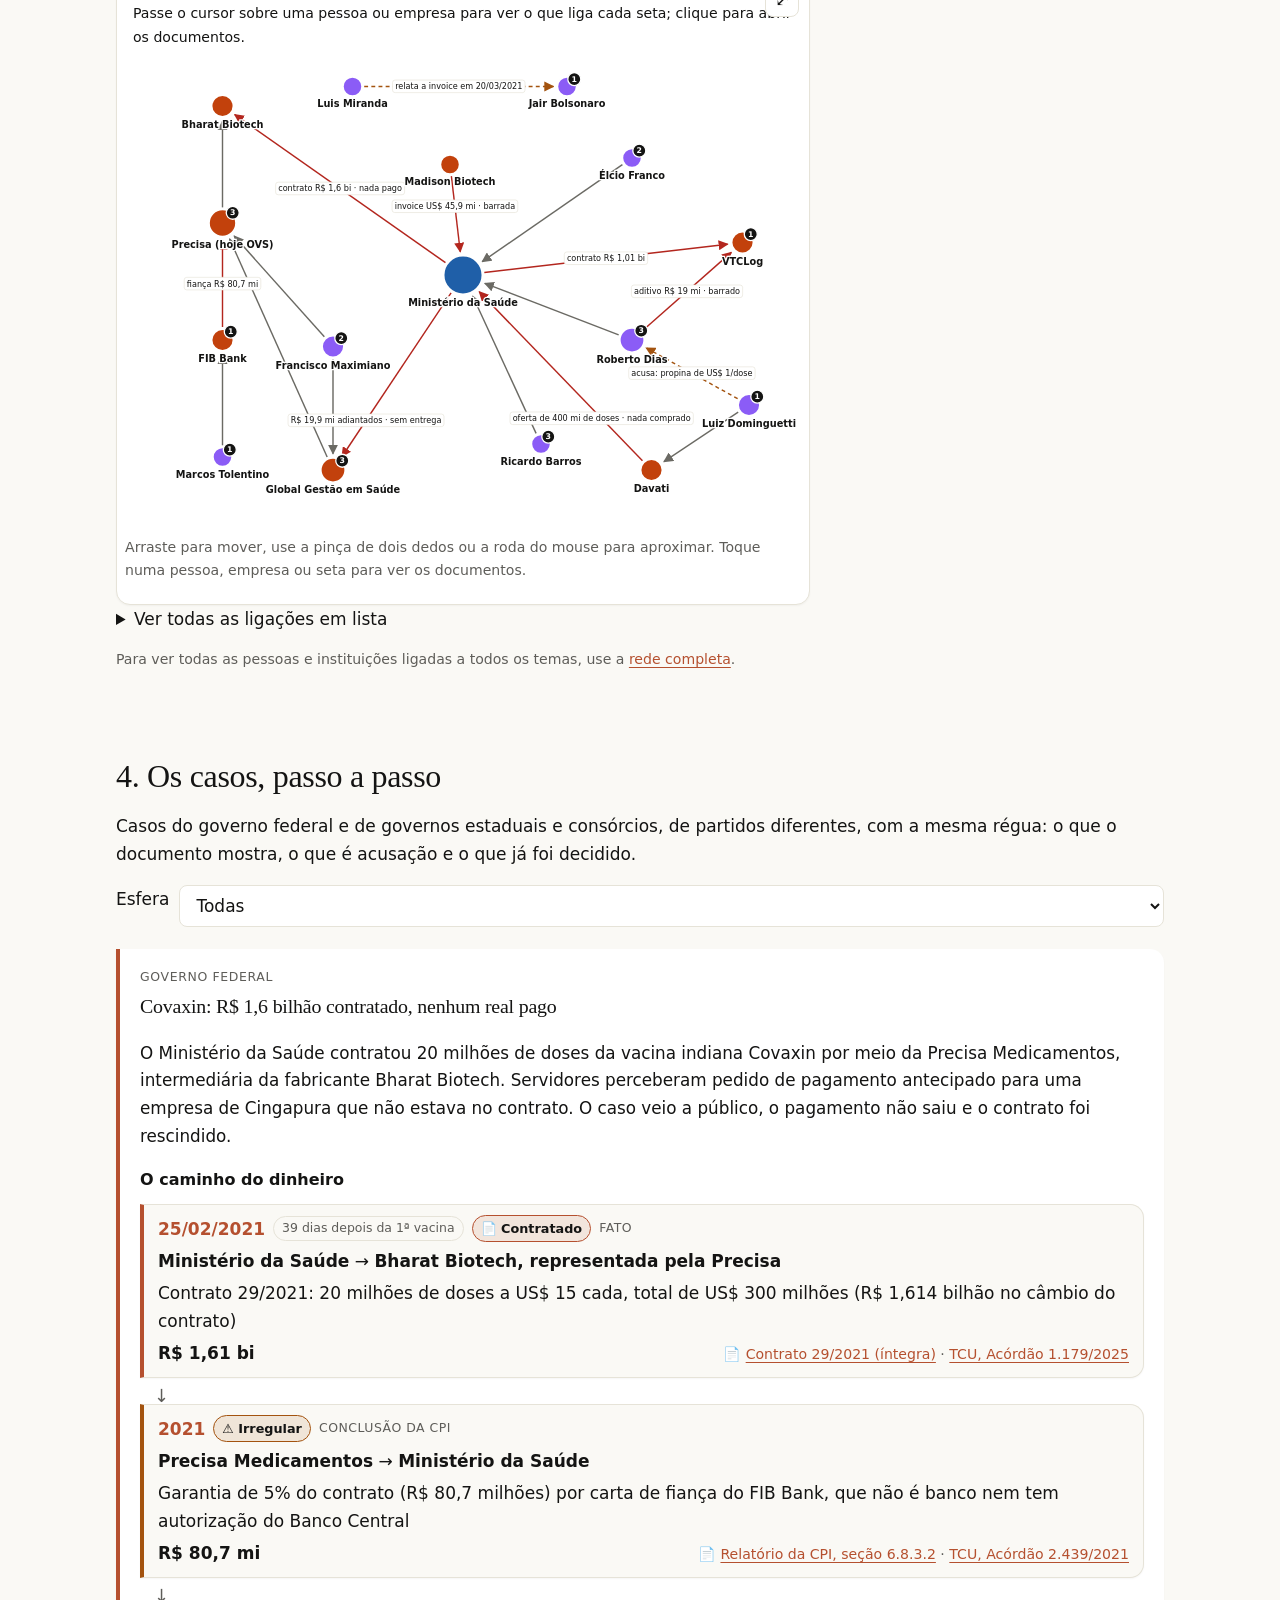
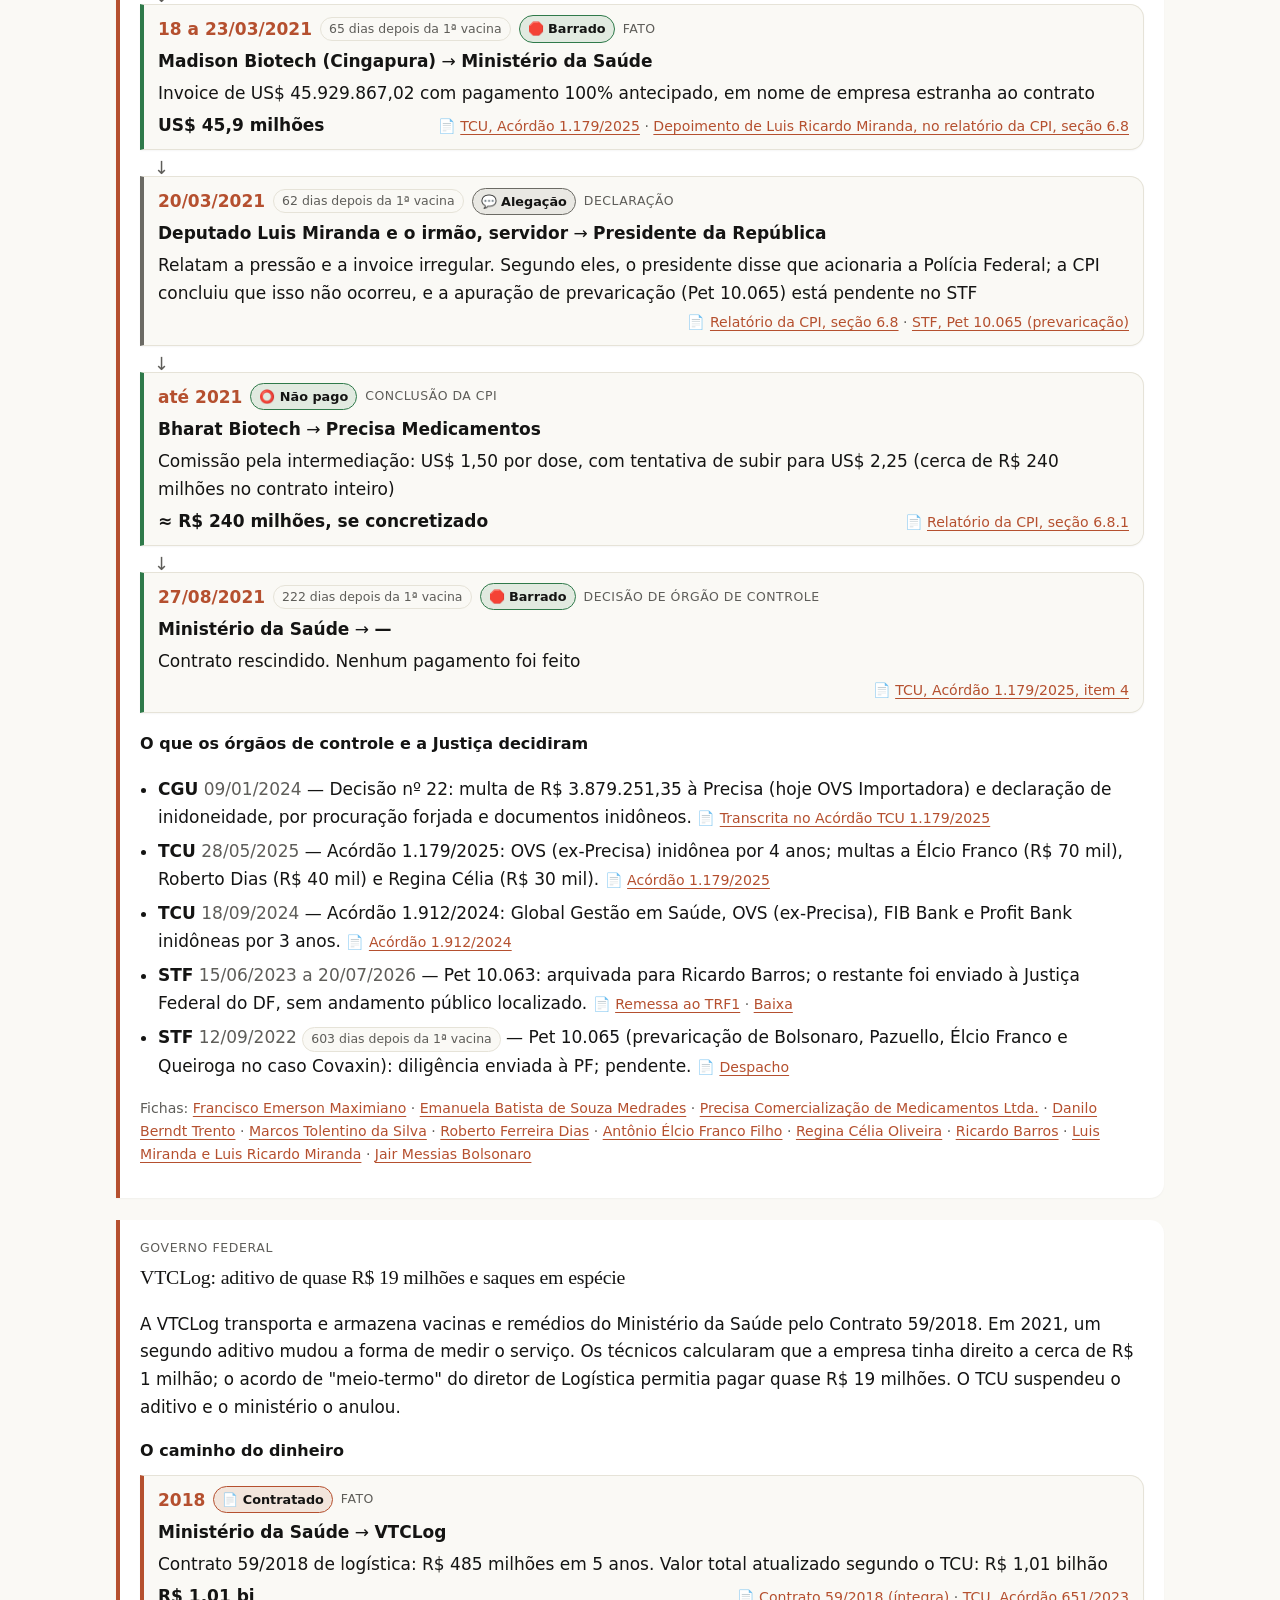
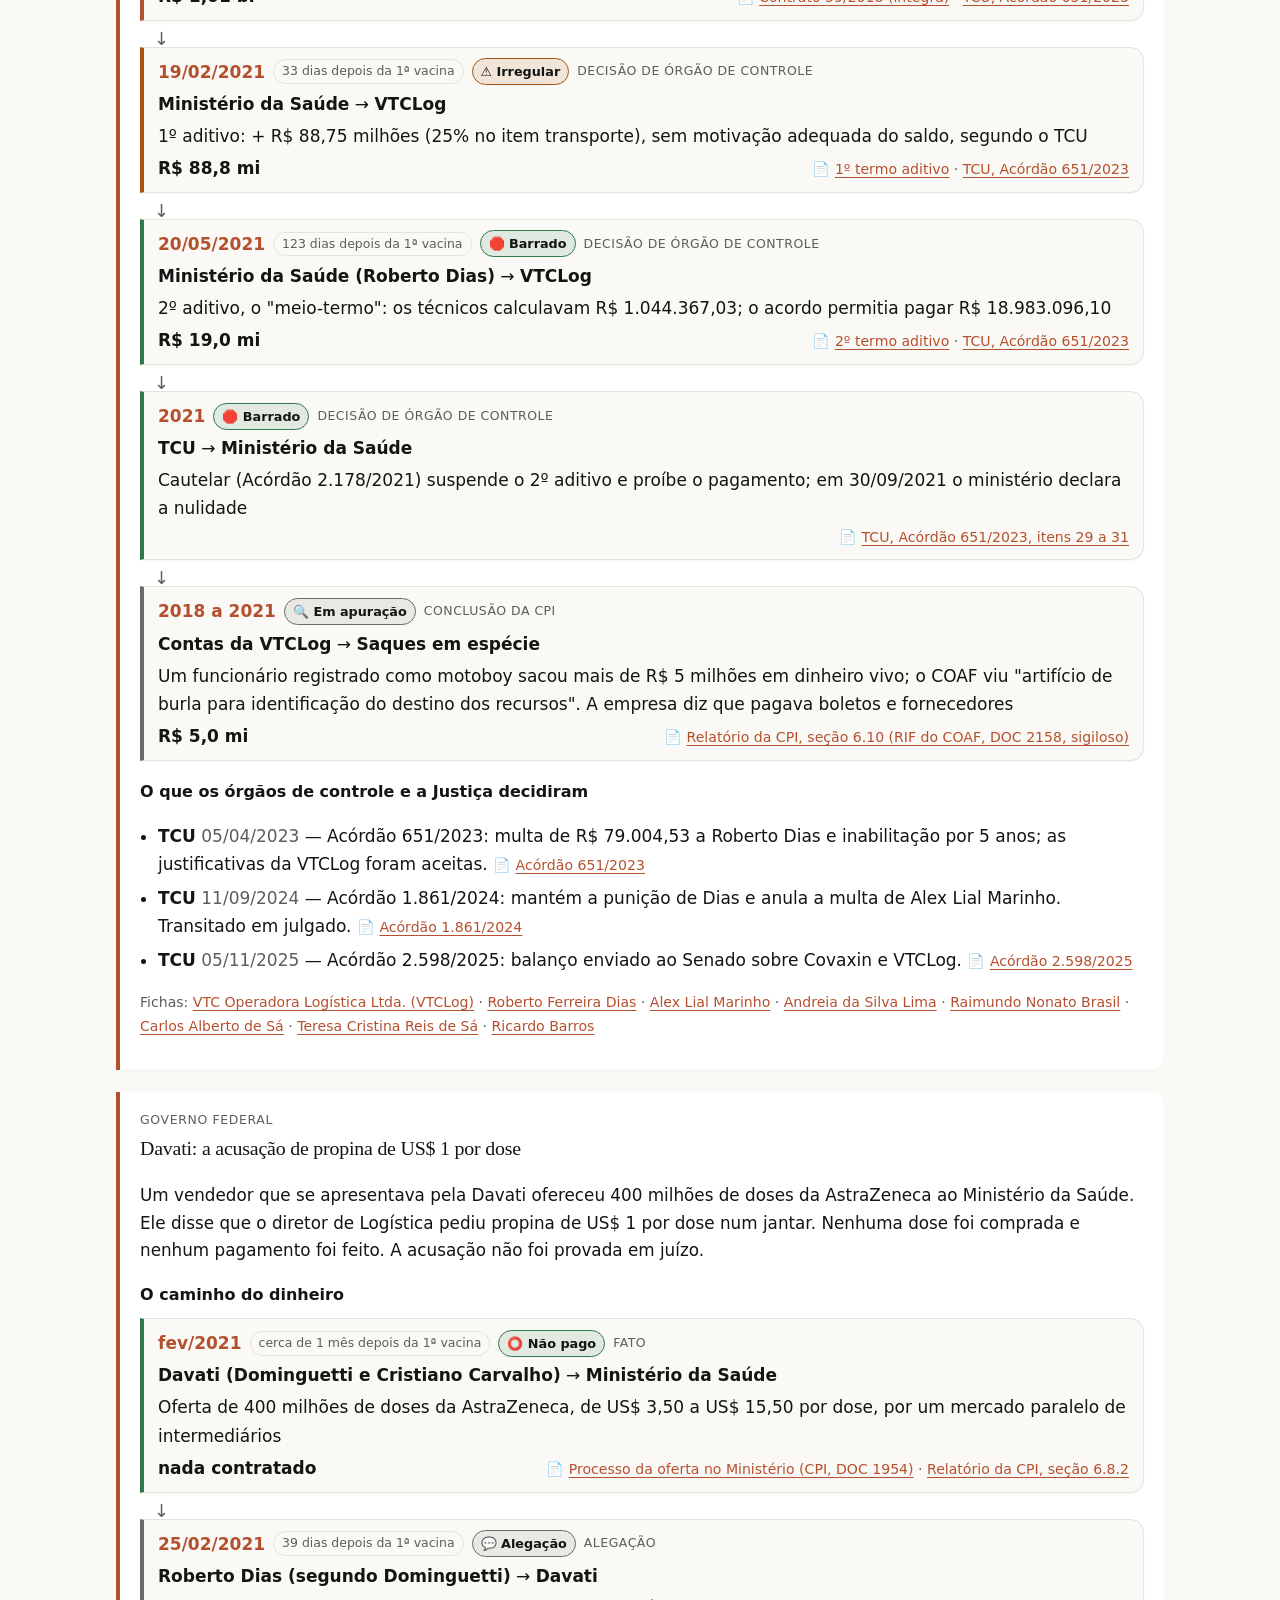
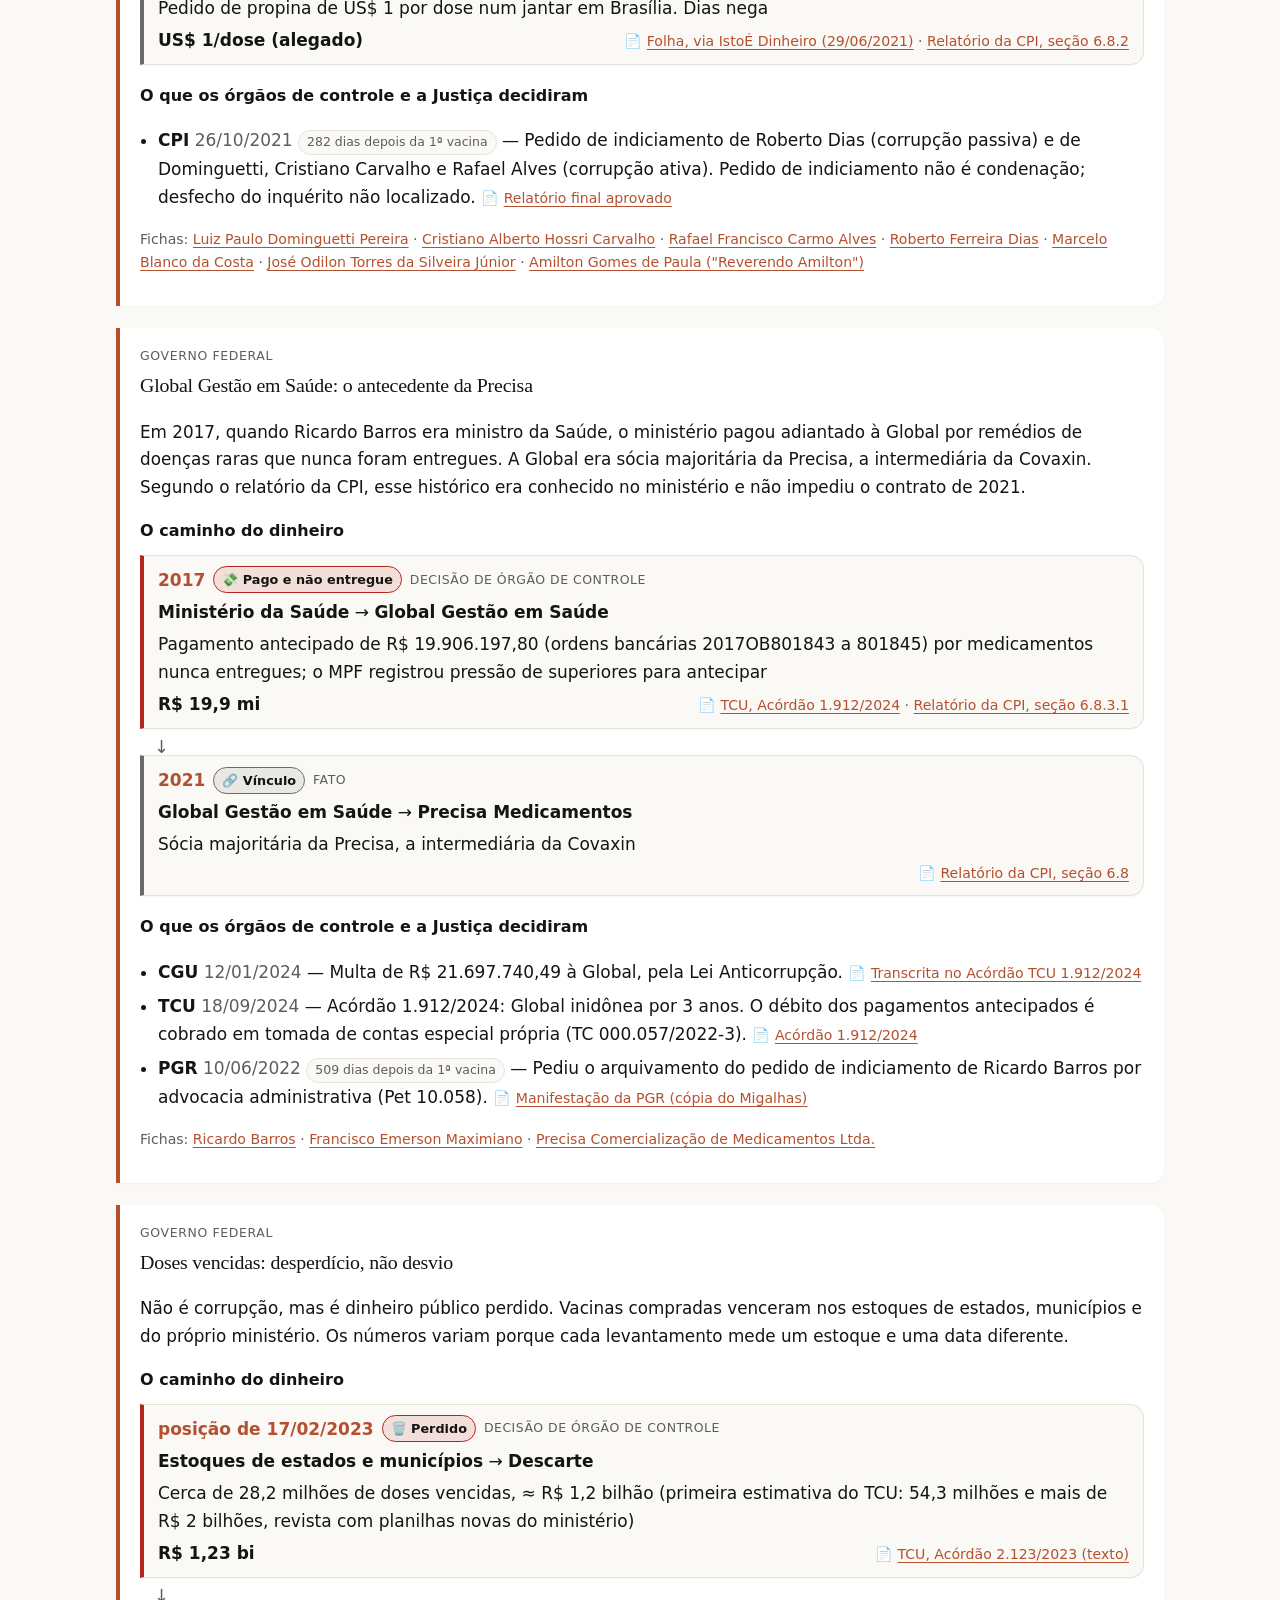
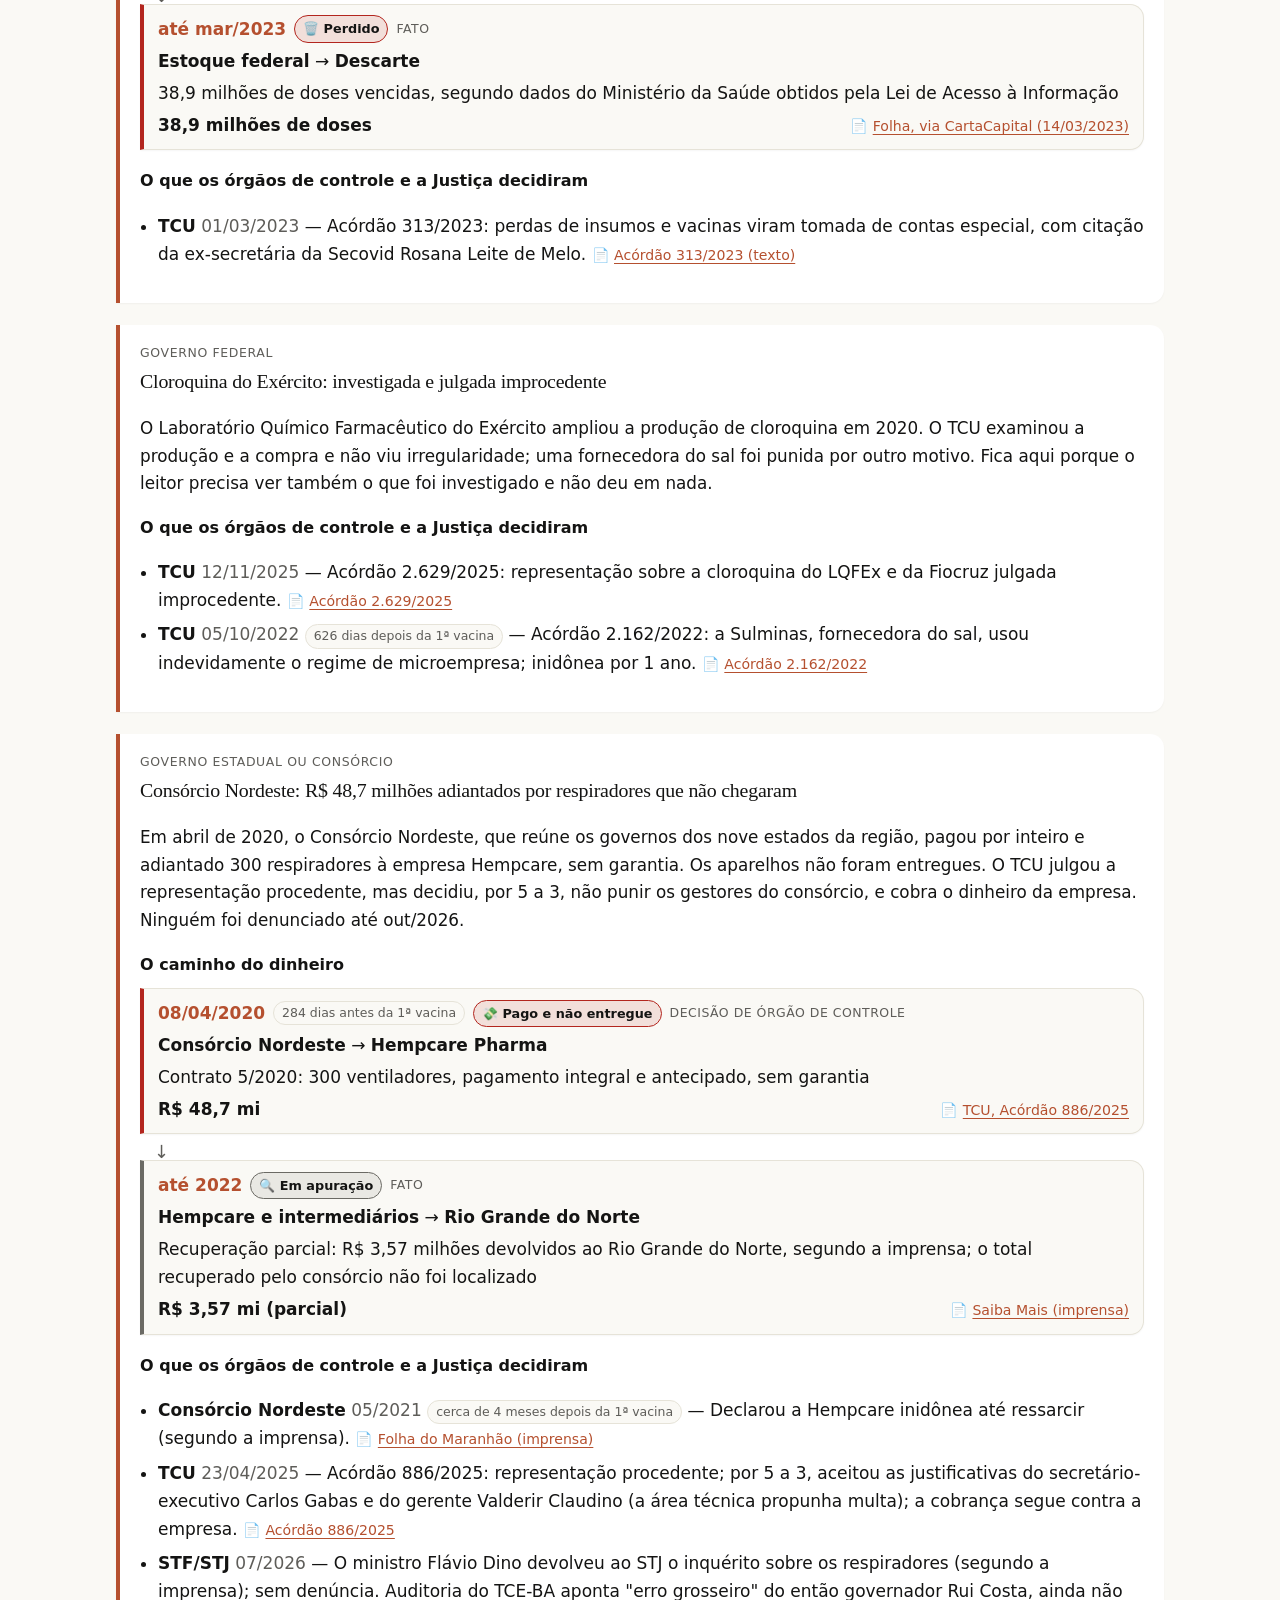
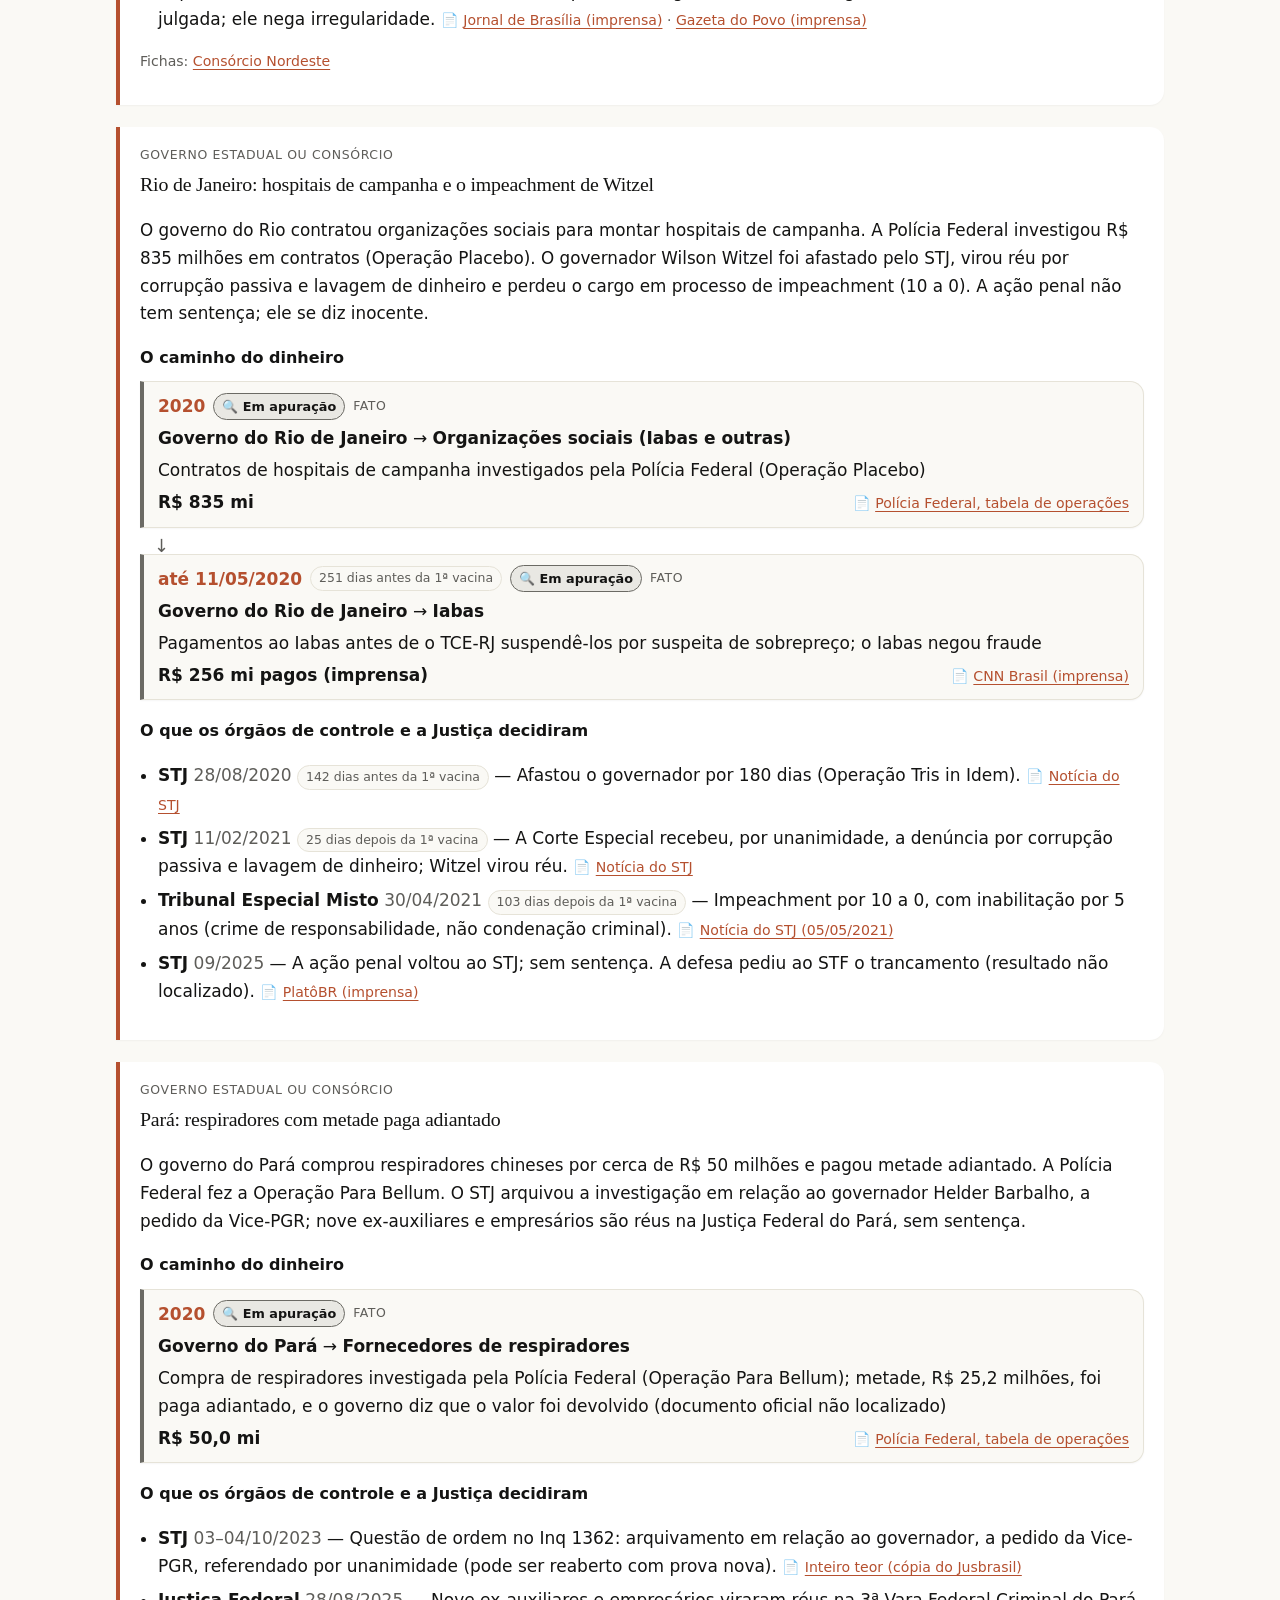
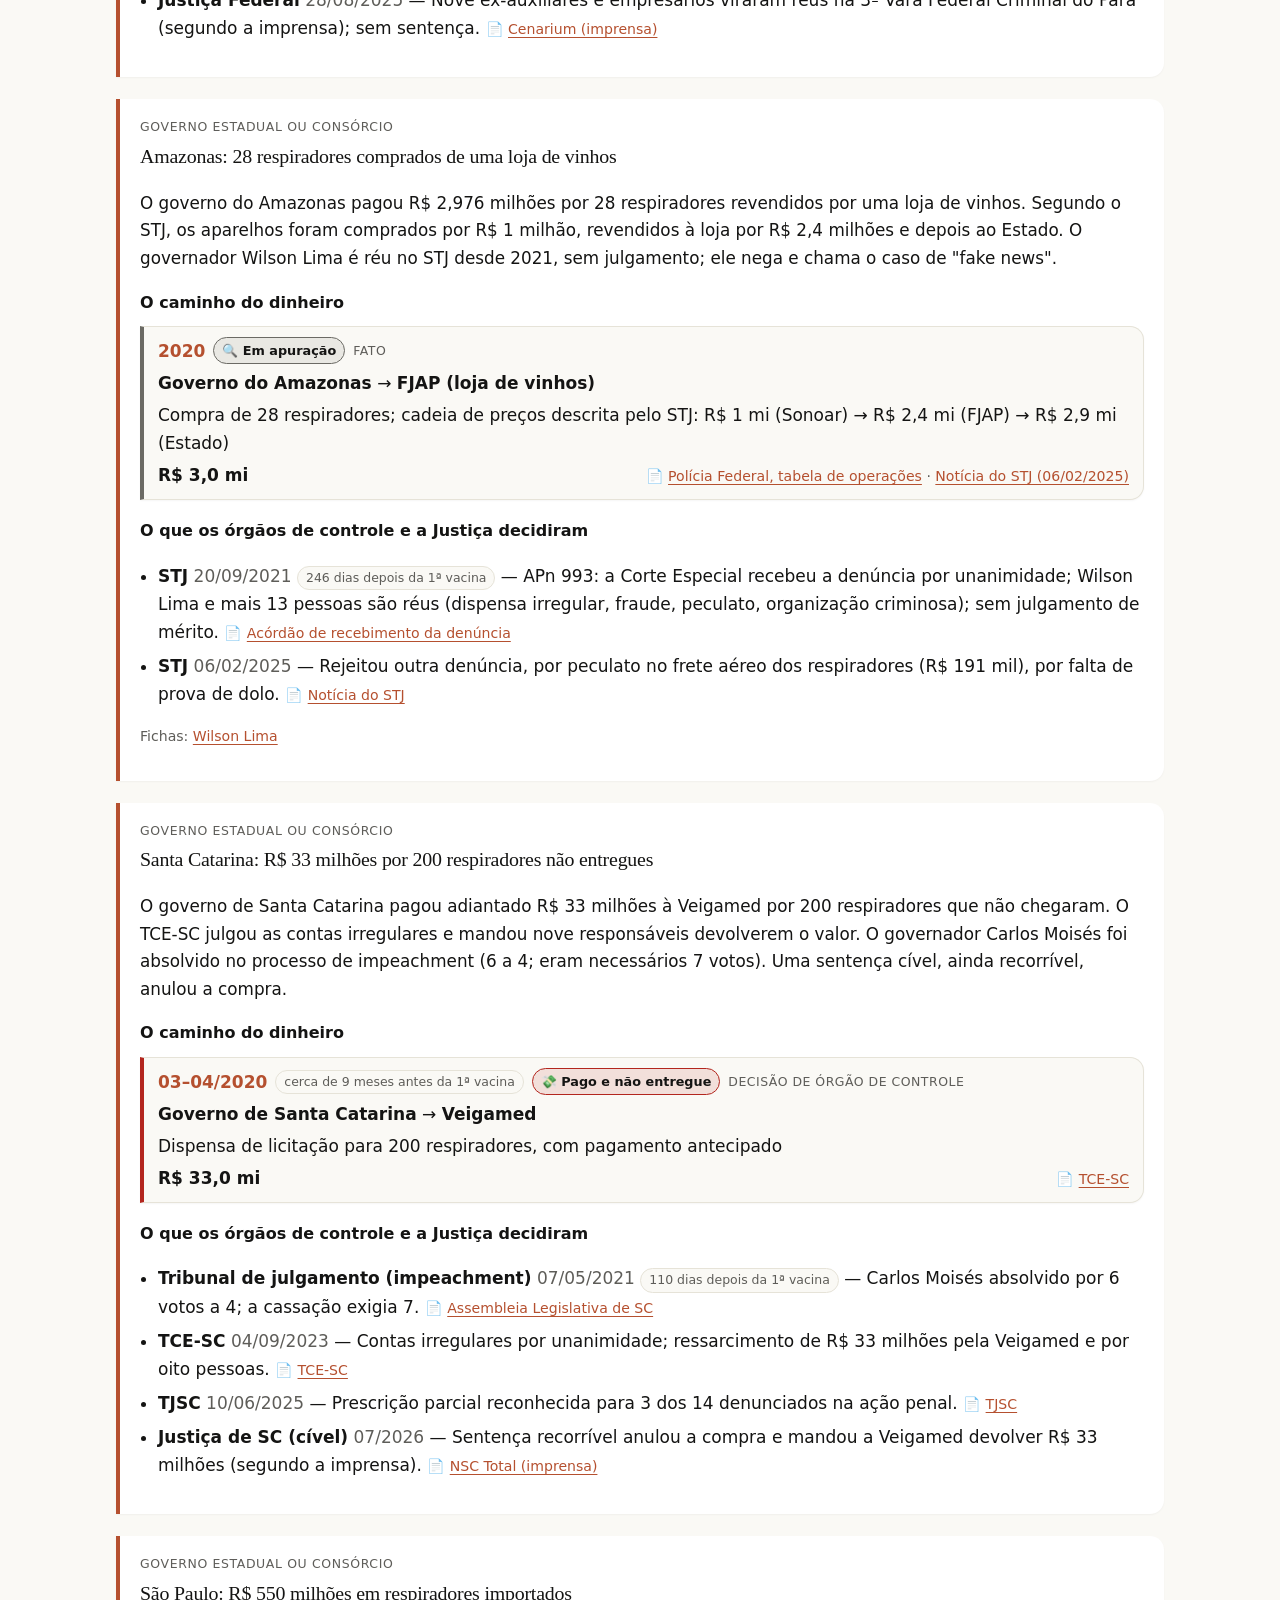
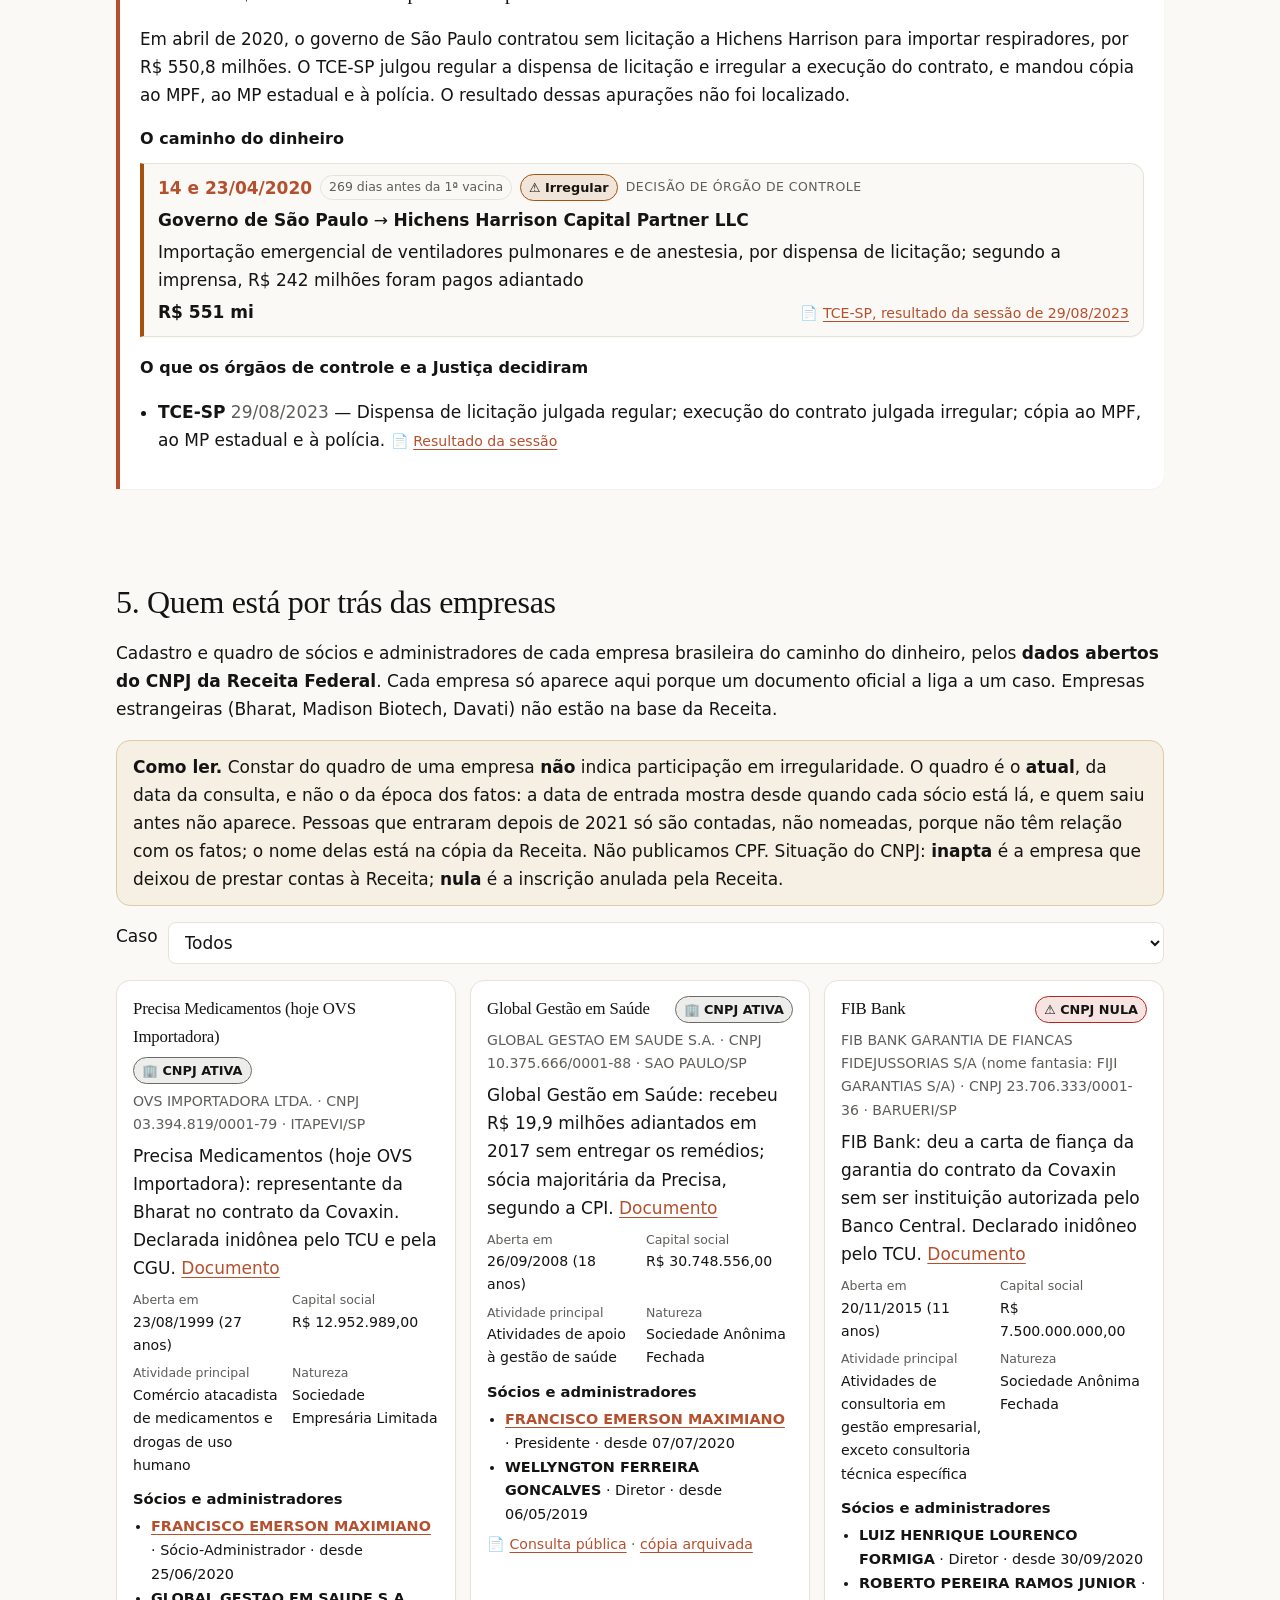
<file: corrupcao.html>
<!doctype html>
<html lang="pt-BR" data-tema="claro">
<head>
<meta charset="utf-8">
<meta name="viewport" content="width=device-width, initial-scale=1">
<meta name="referrer" content="strict-origin-when-cross-origin">
<meta http-equiv="X-Content-Type-Options" content="nosniff">
<title>Caminho do dinheiro — Transparência do Caos</title>
<meta http-equiv="refresh" content="0; url=dinheiro.html">
<link rel="canonical" href="dinheiro.html">
<script>location.replace("dinheiro.html" + location.search + location.hash);</script>
<link rel="icon" href="assets/marca/favicon.svg" type="image/svg+xml">
</head>
<body><p>Esta página mudou de endereço: <a href="dinheiro.html">Caminho do dinheiro</a>.</p></body>
</html>
</file>
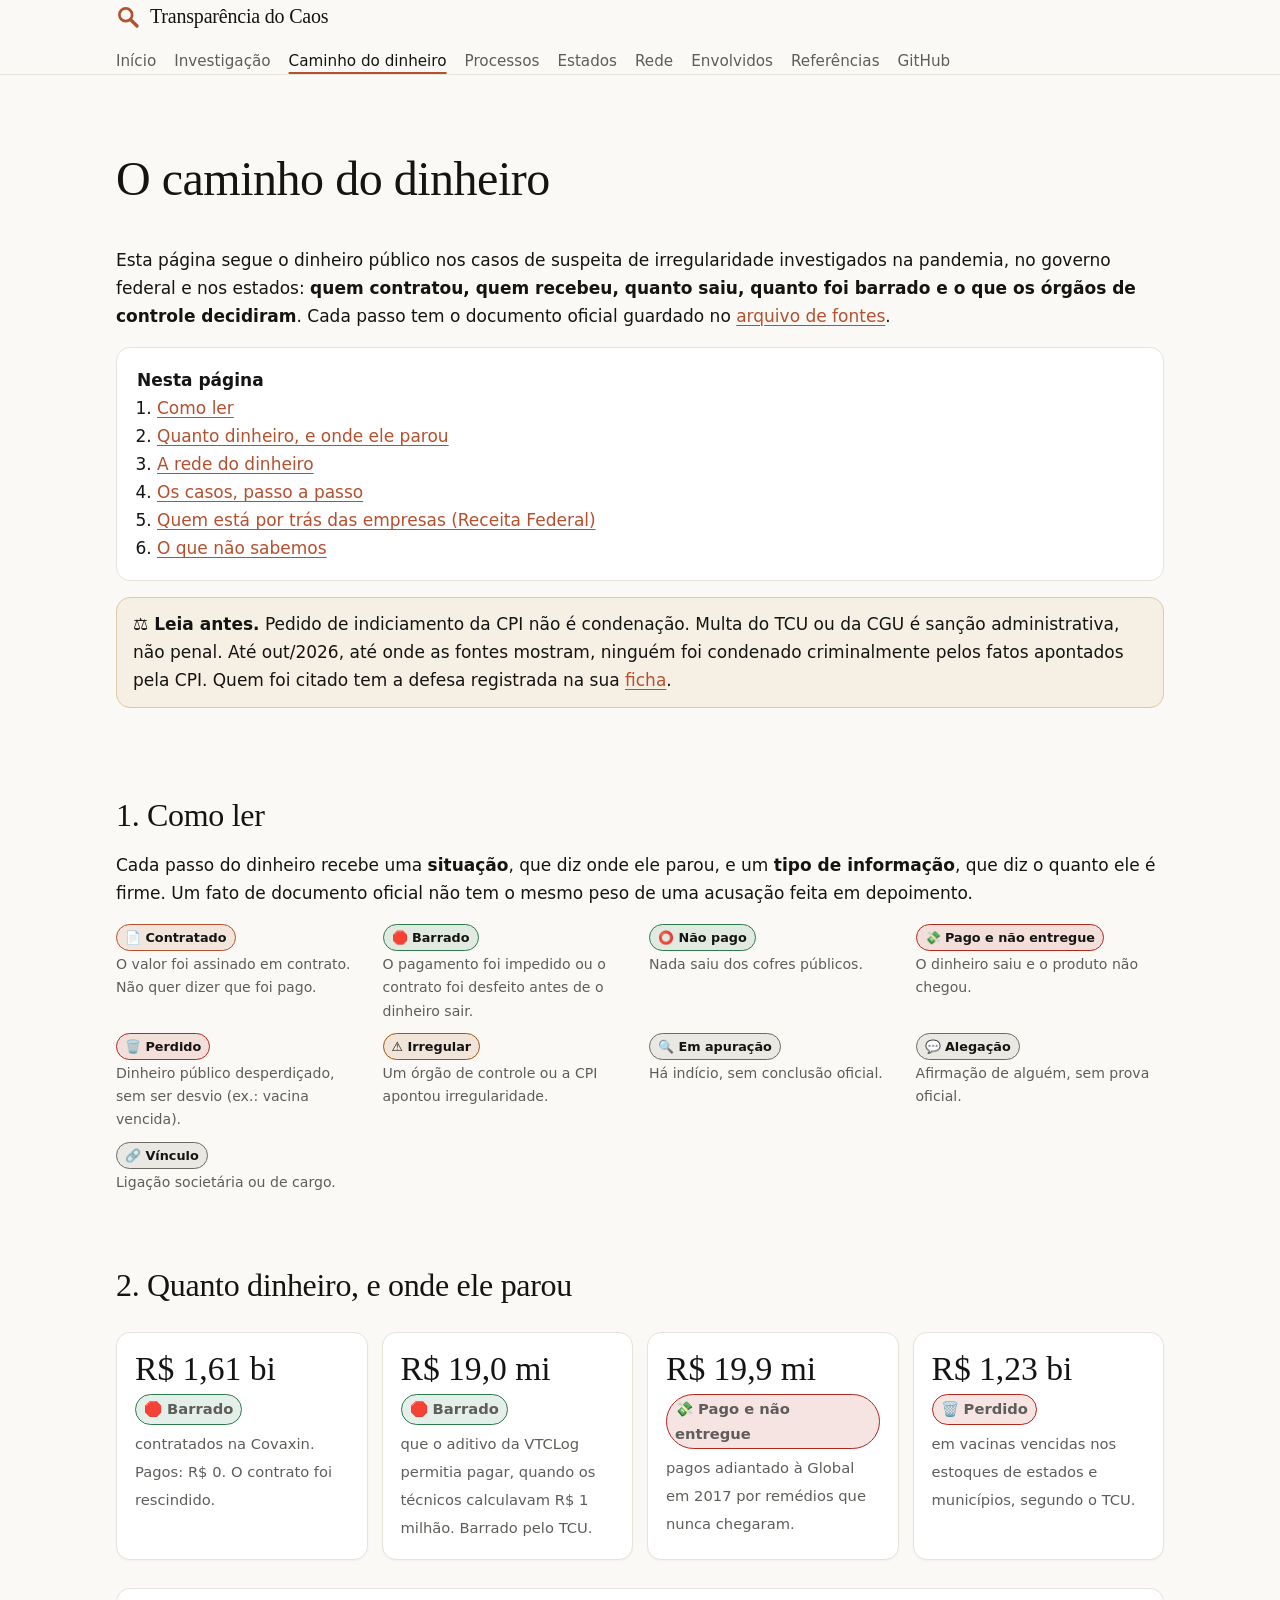
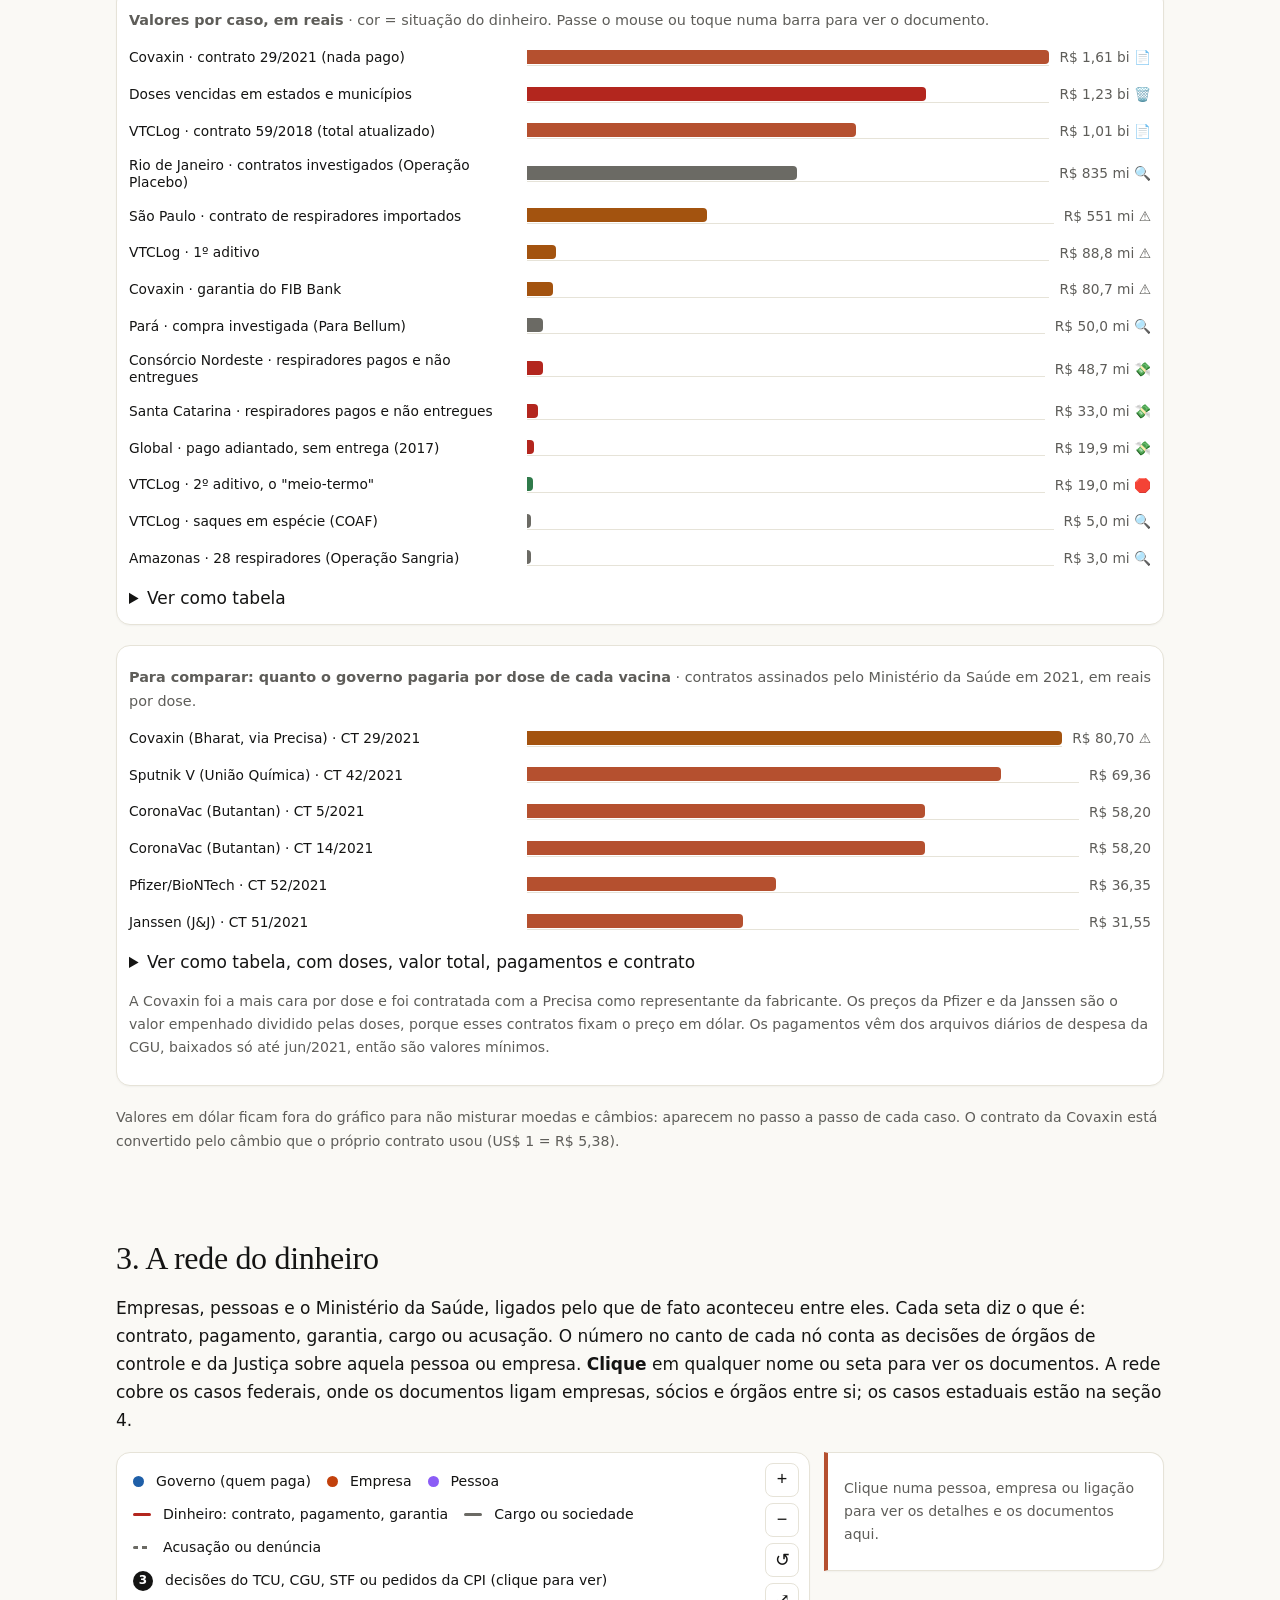
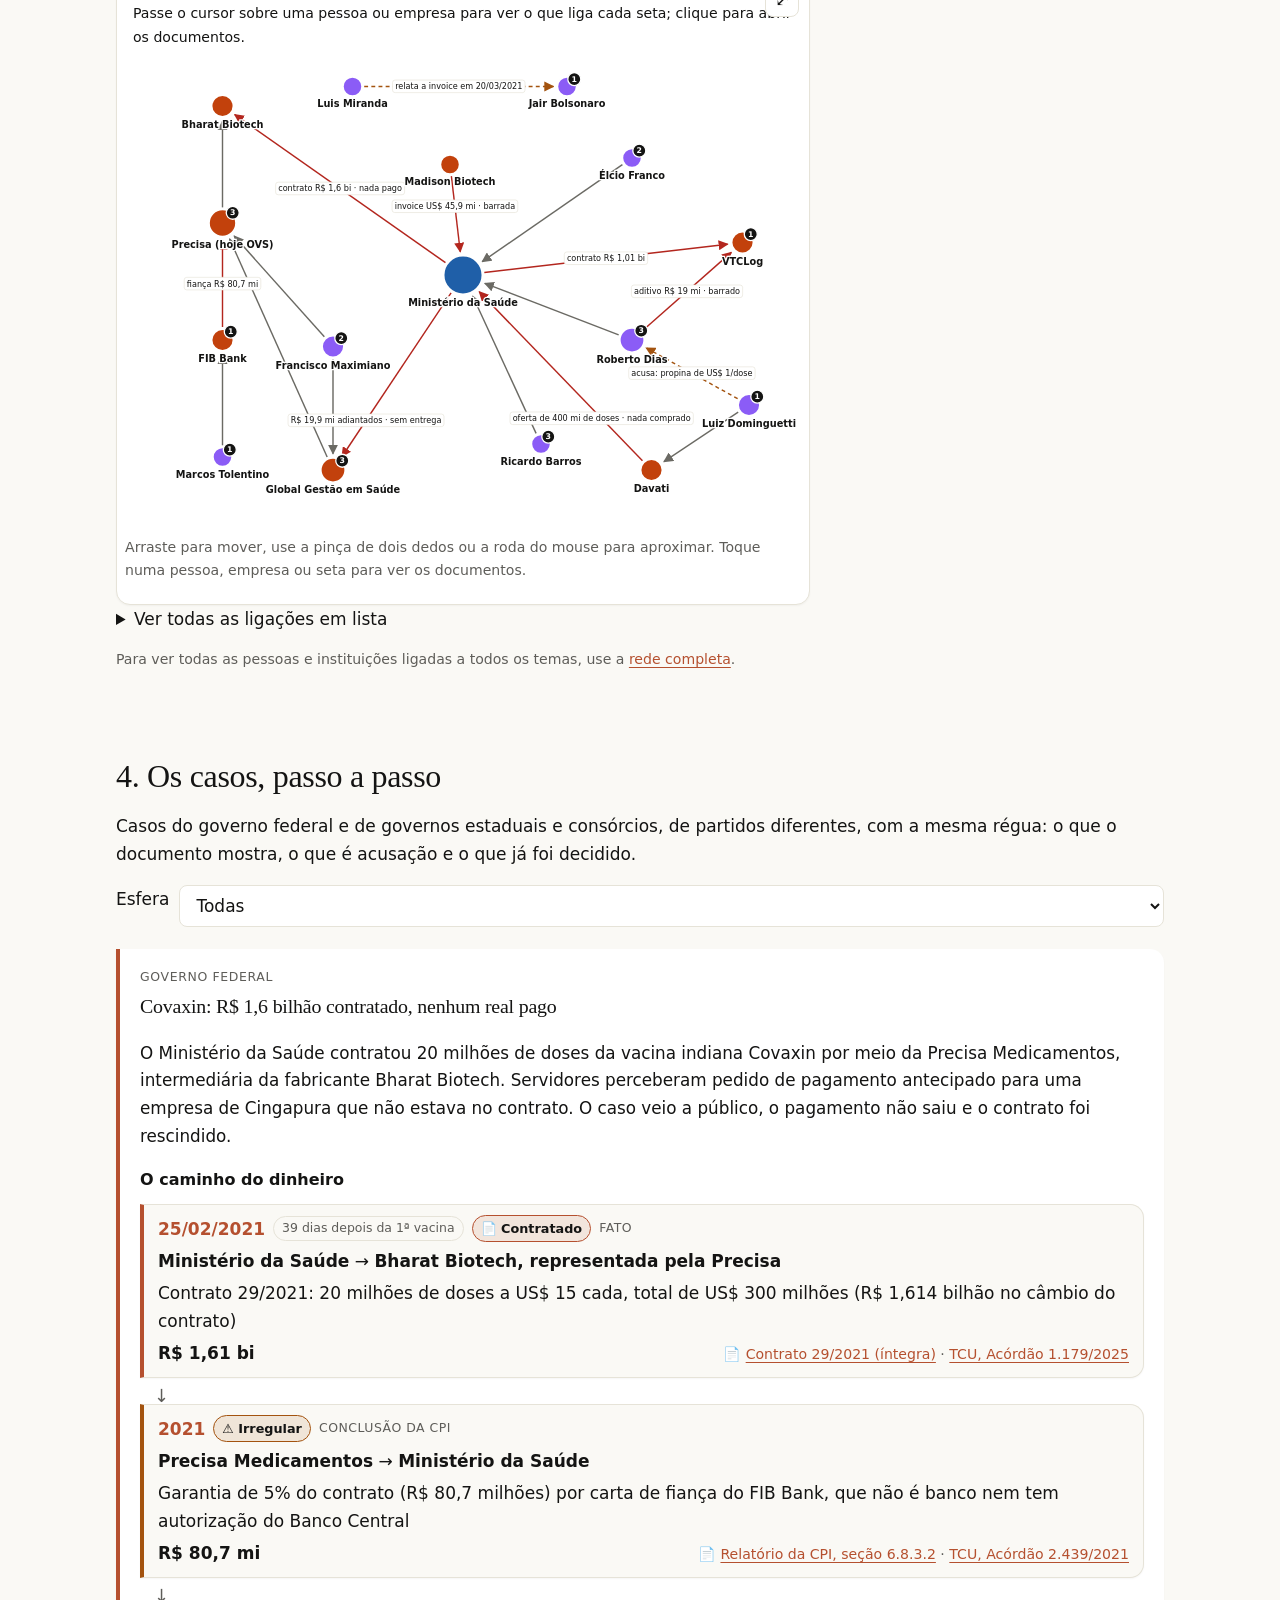
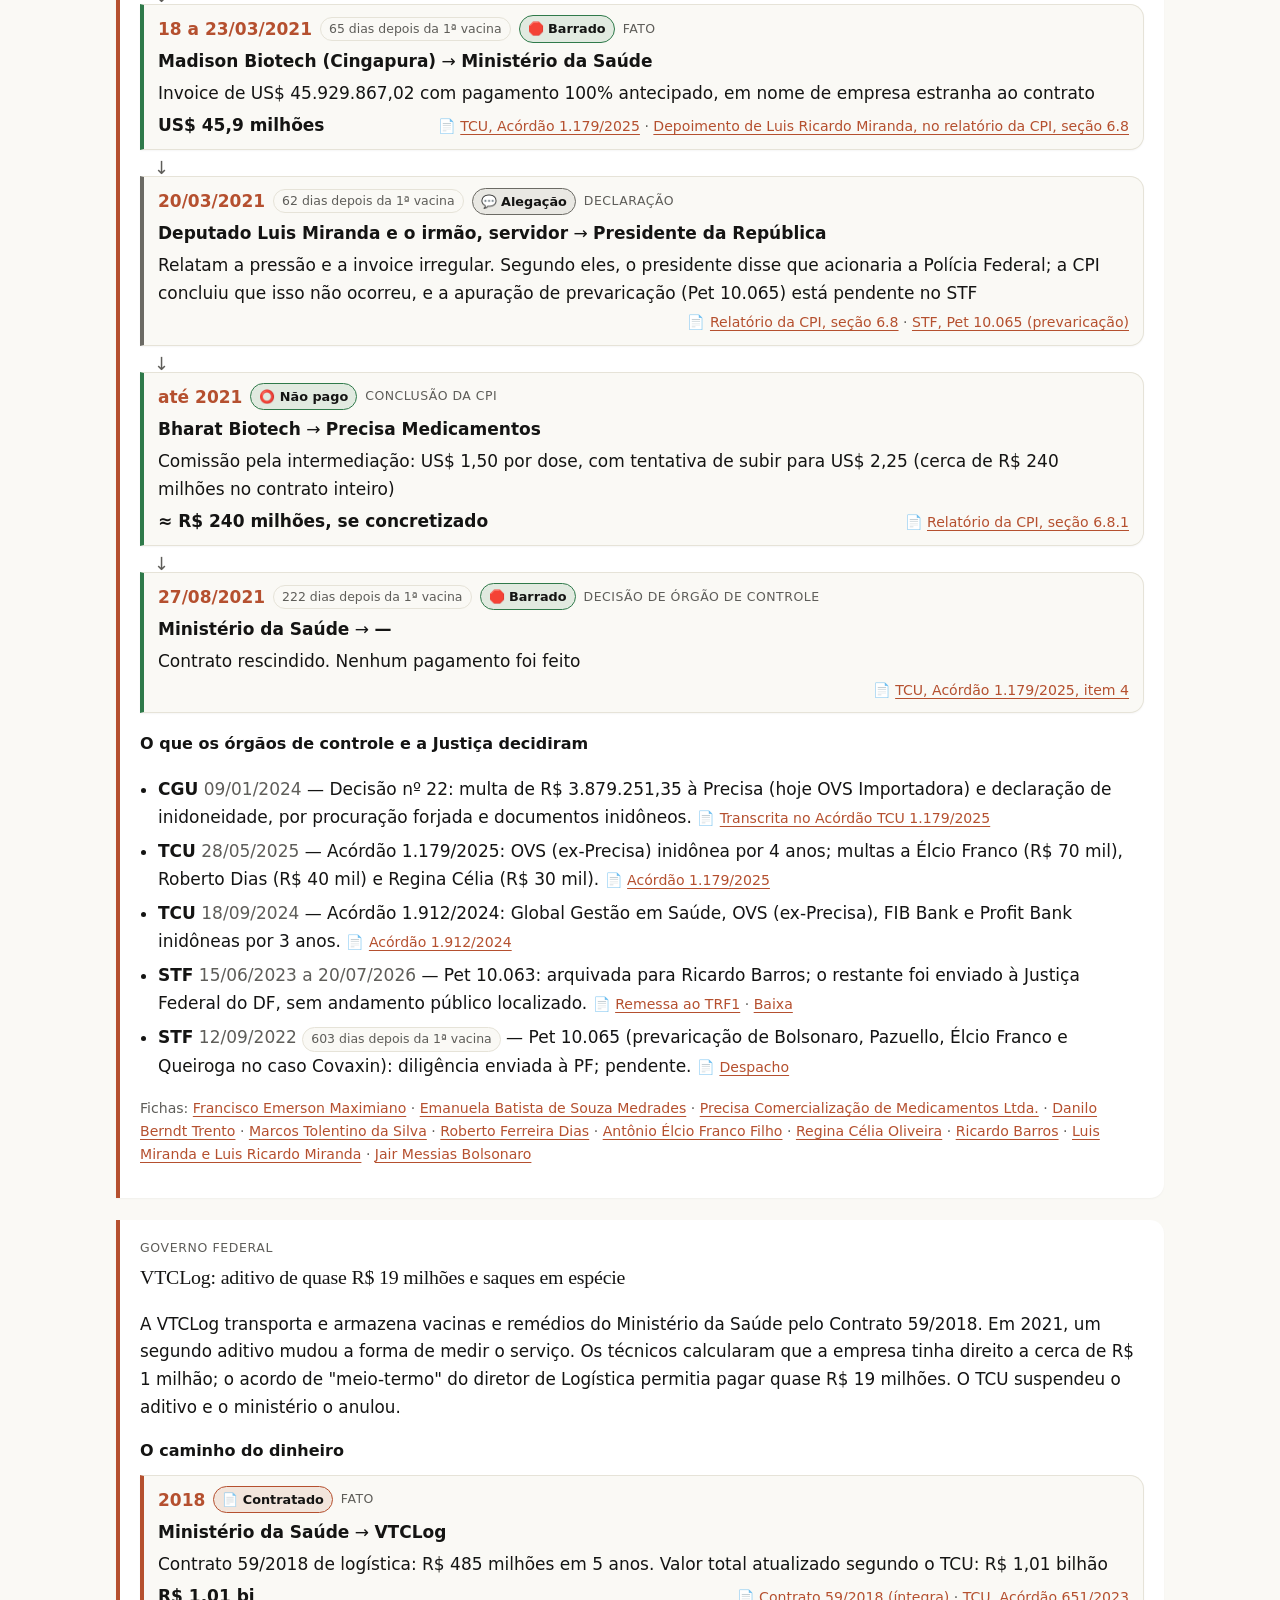
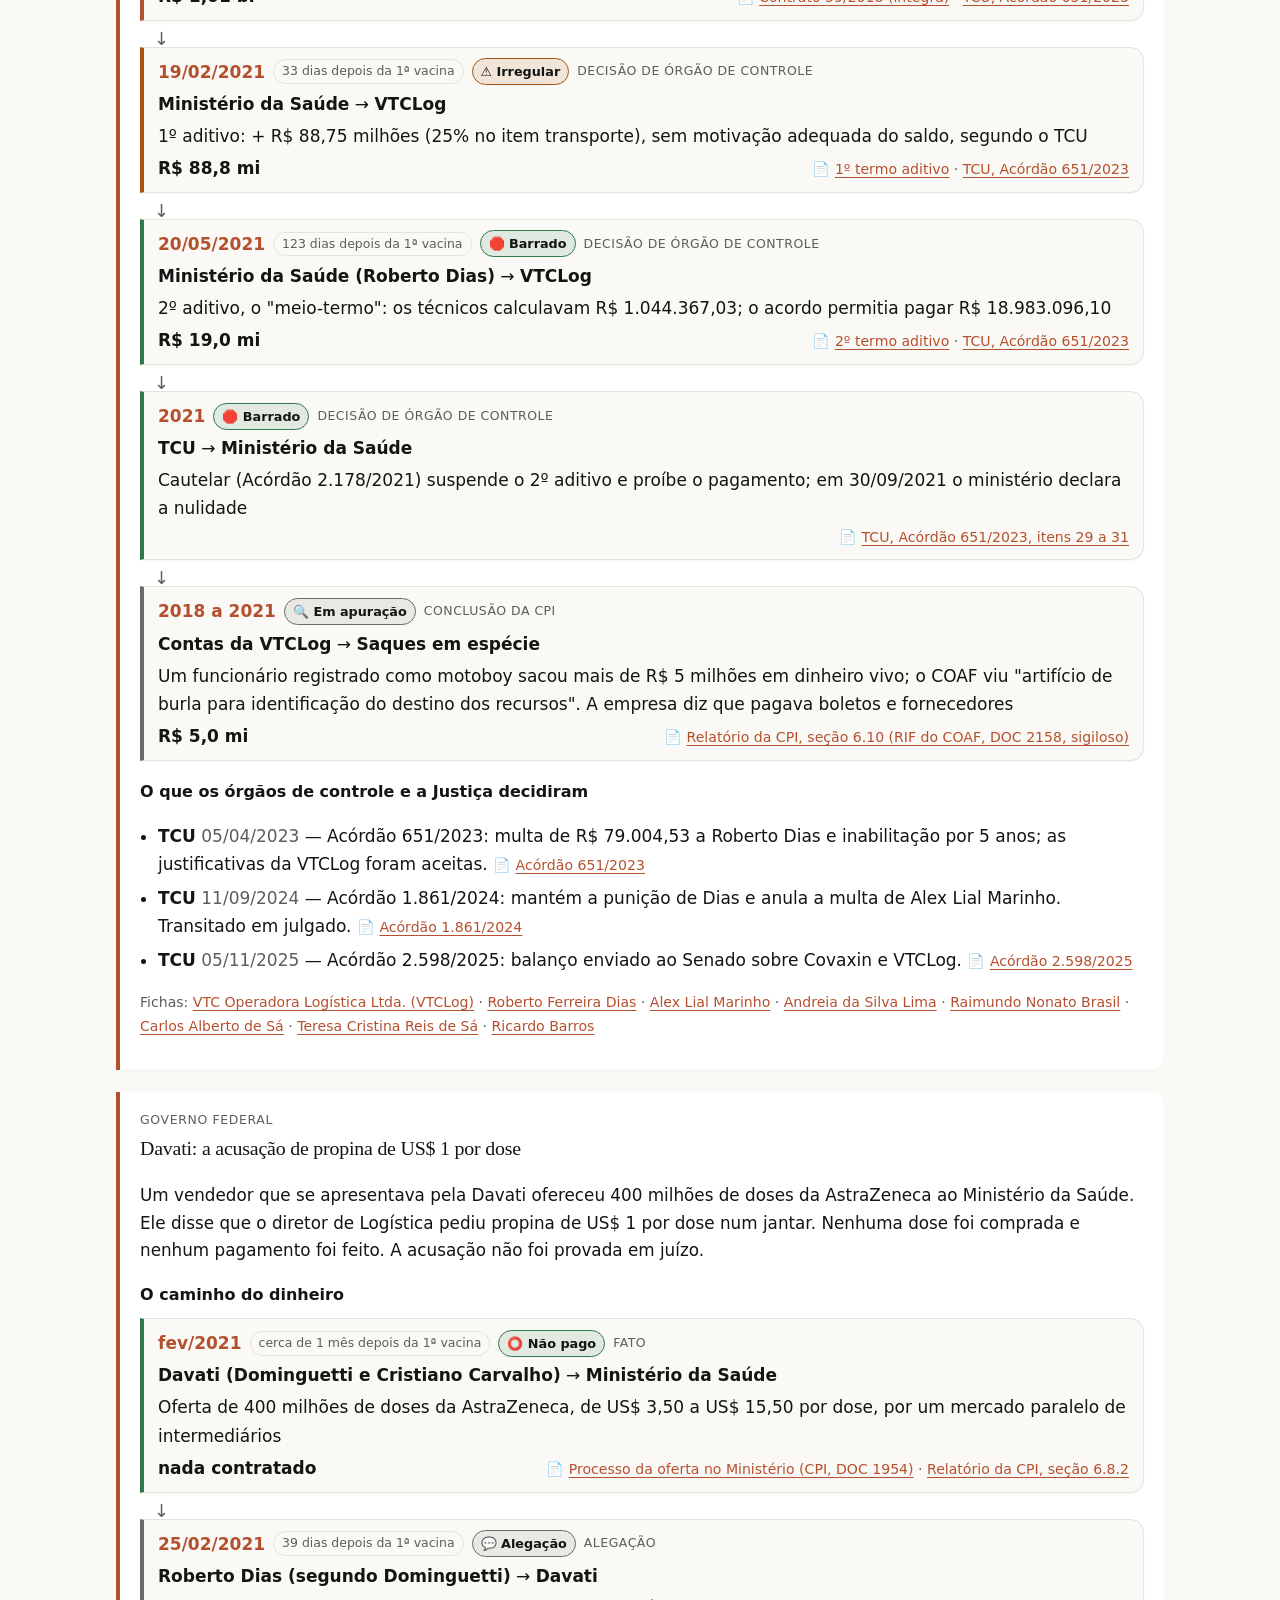
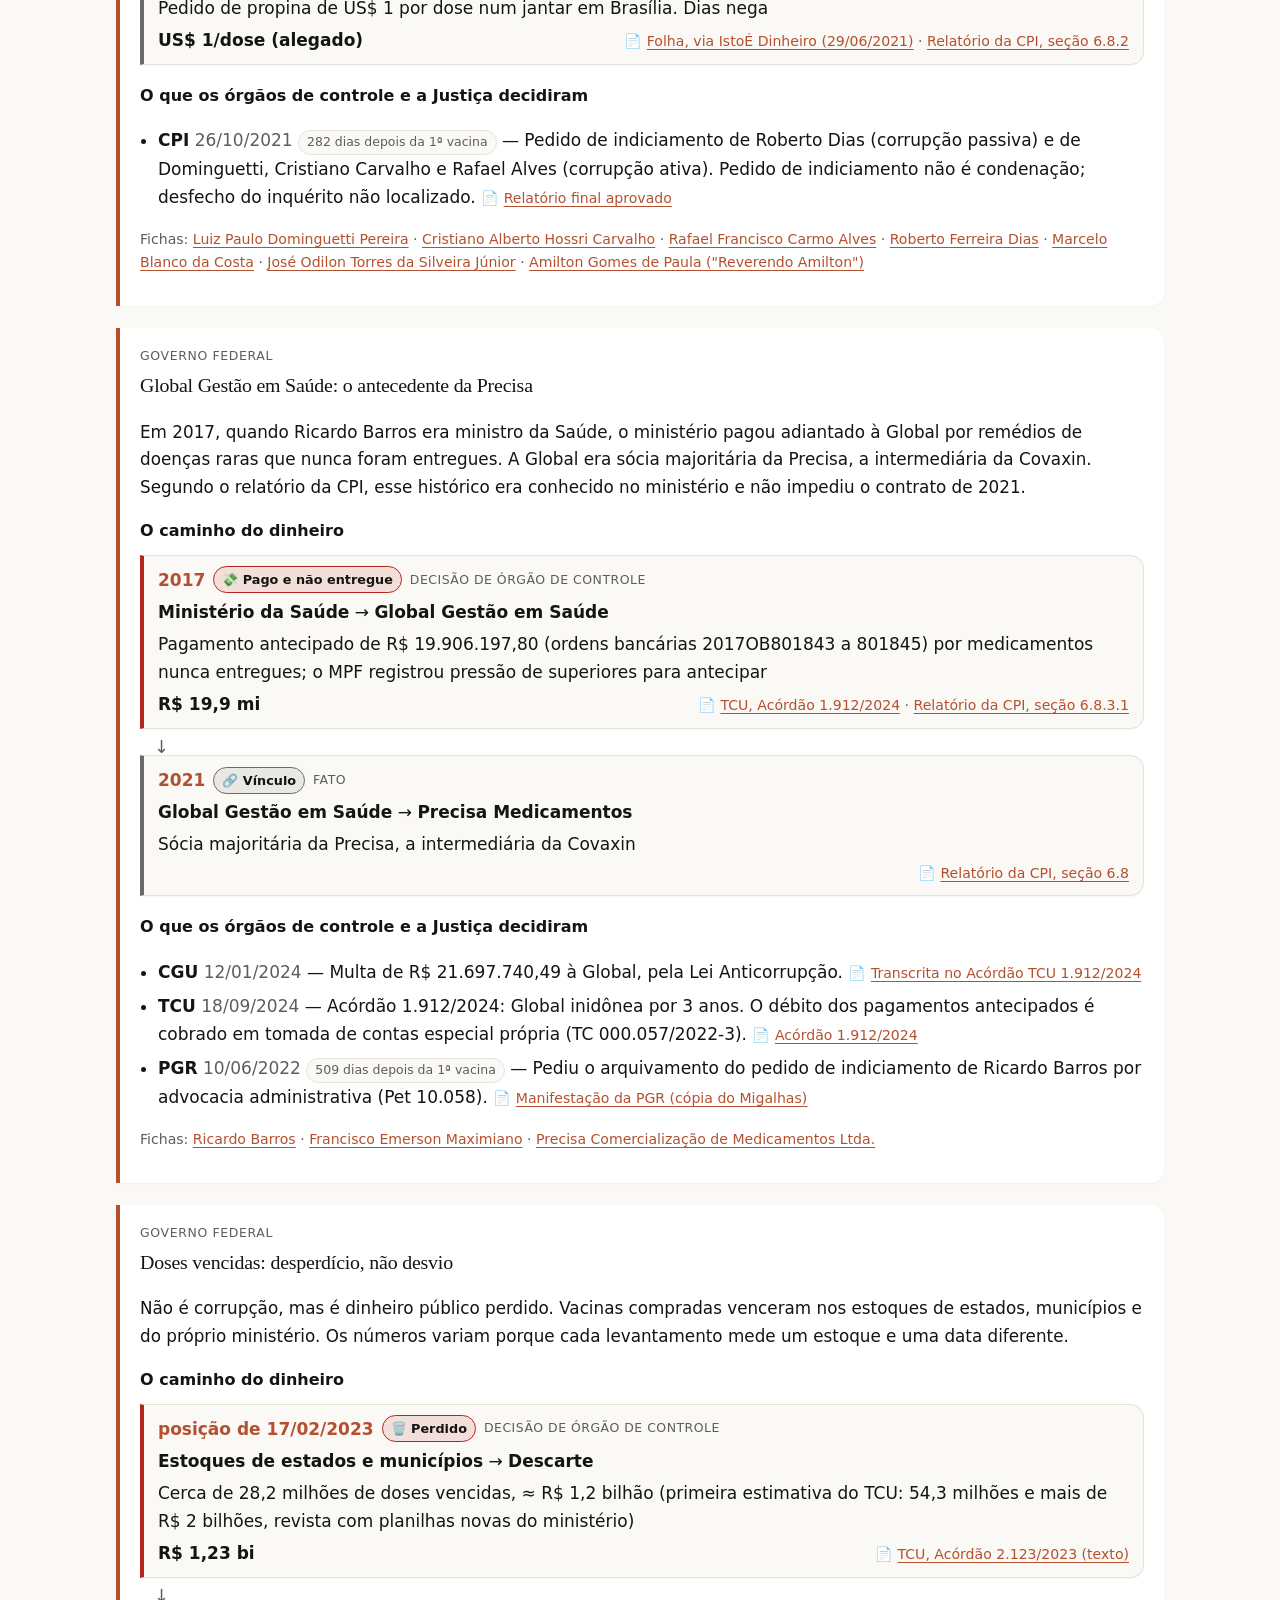
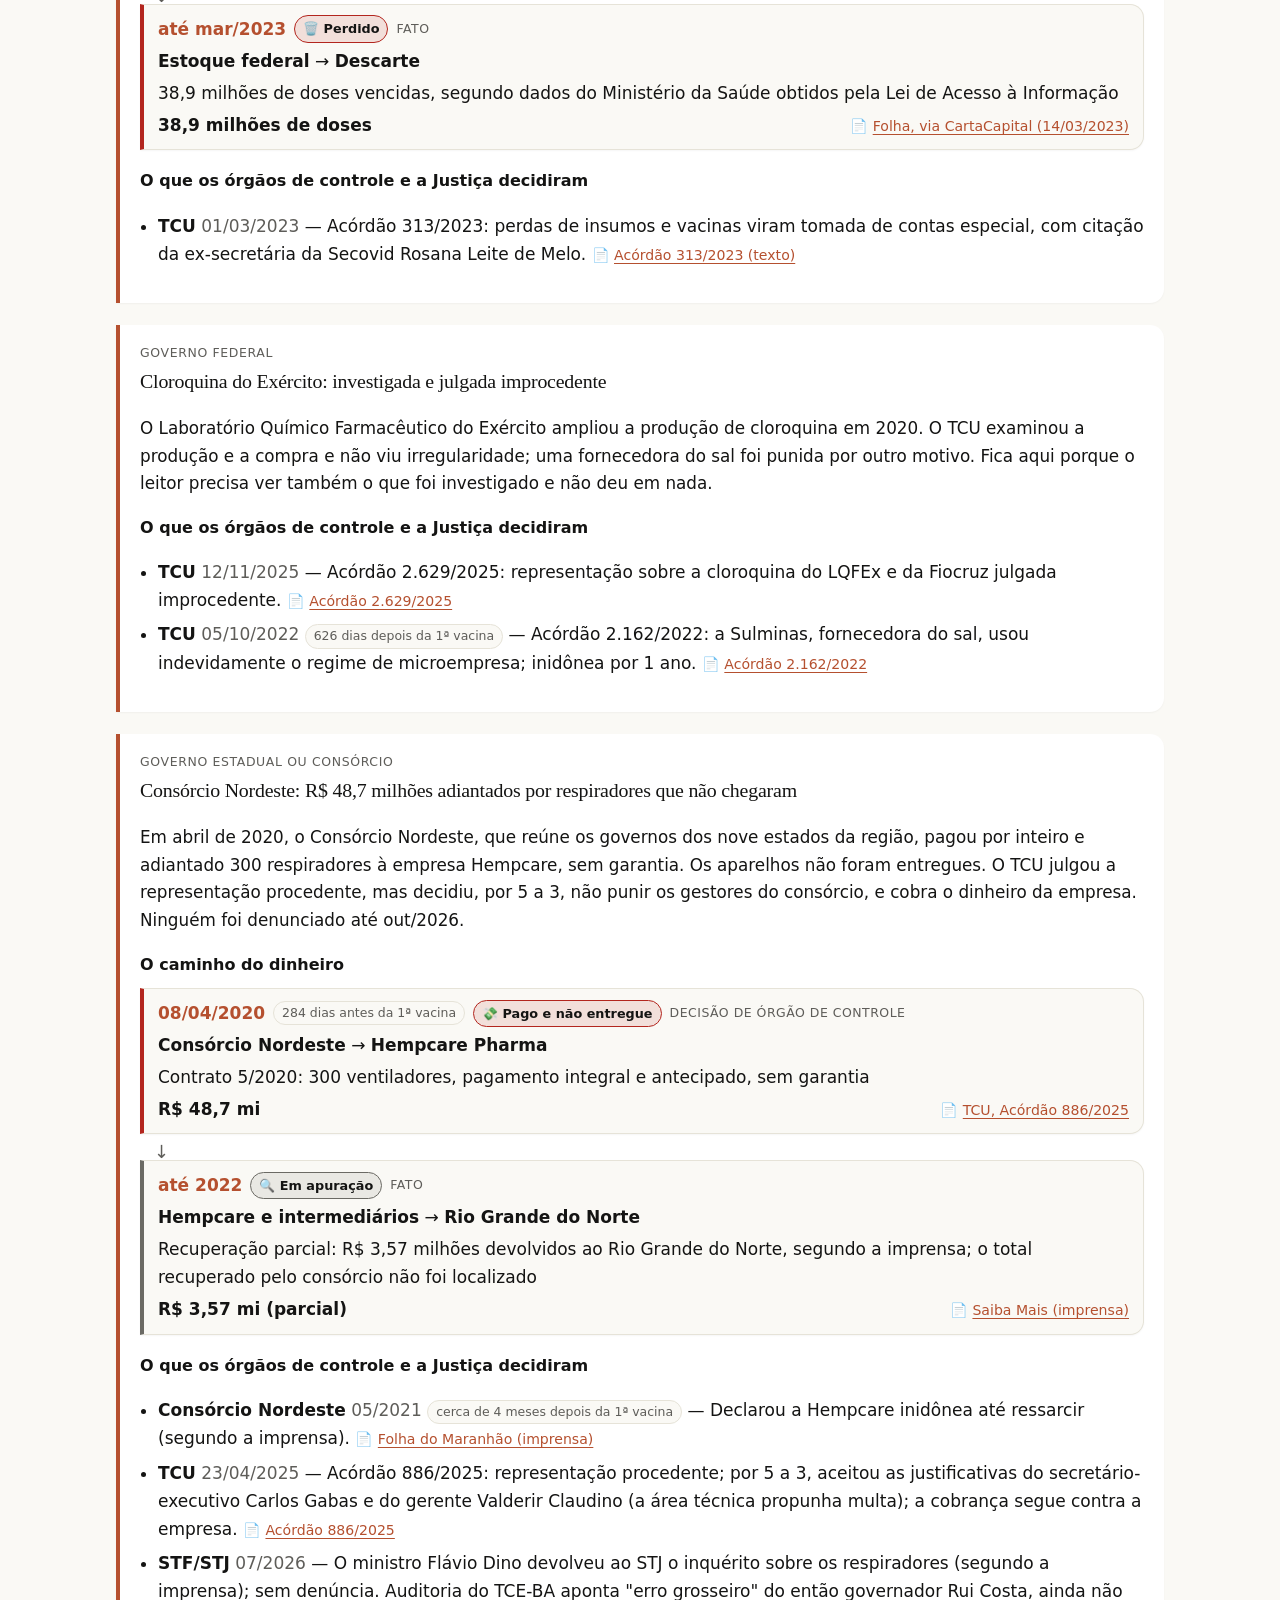
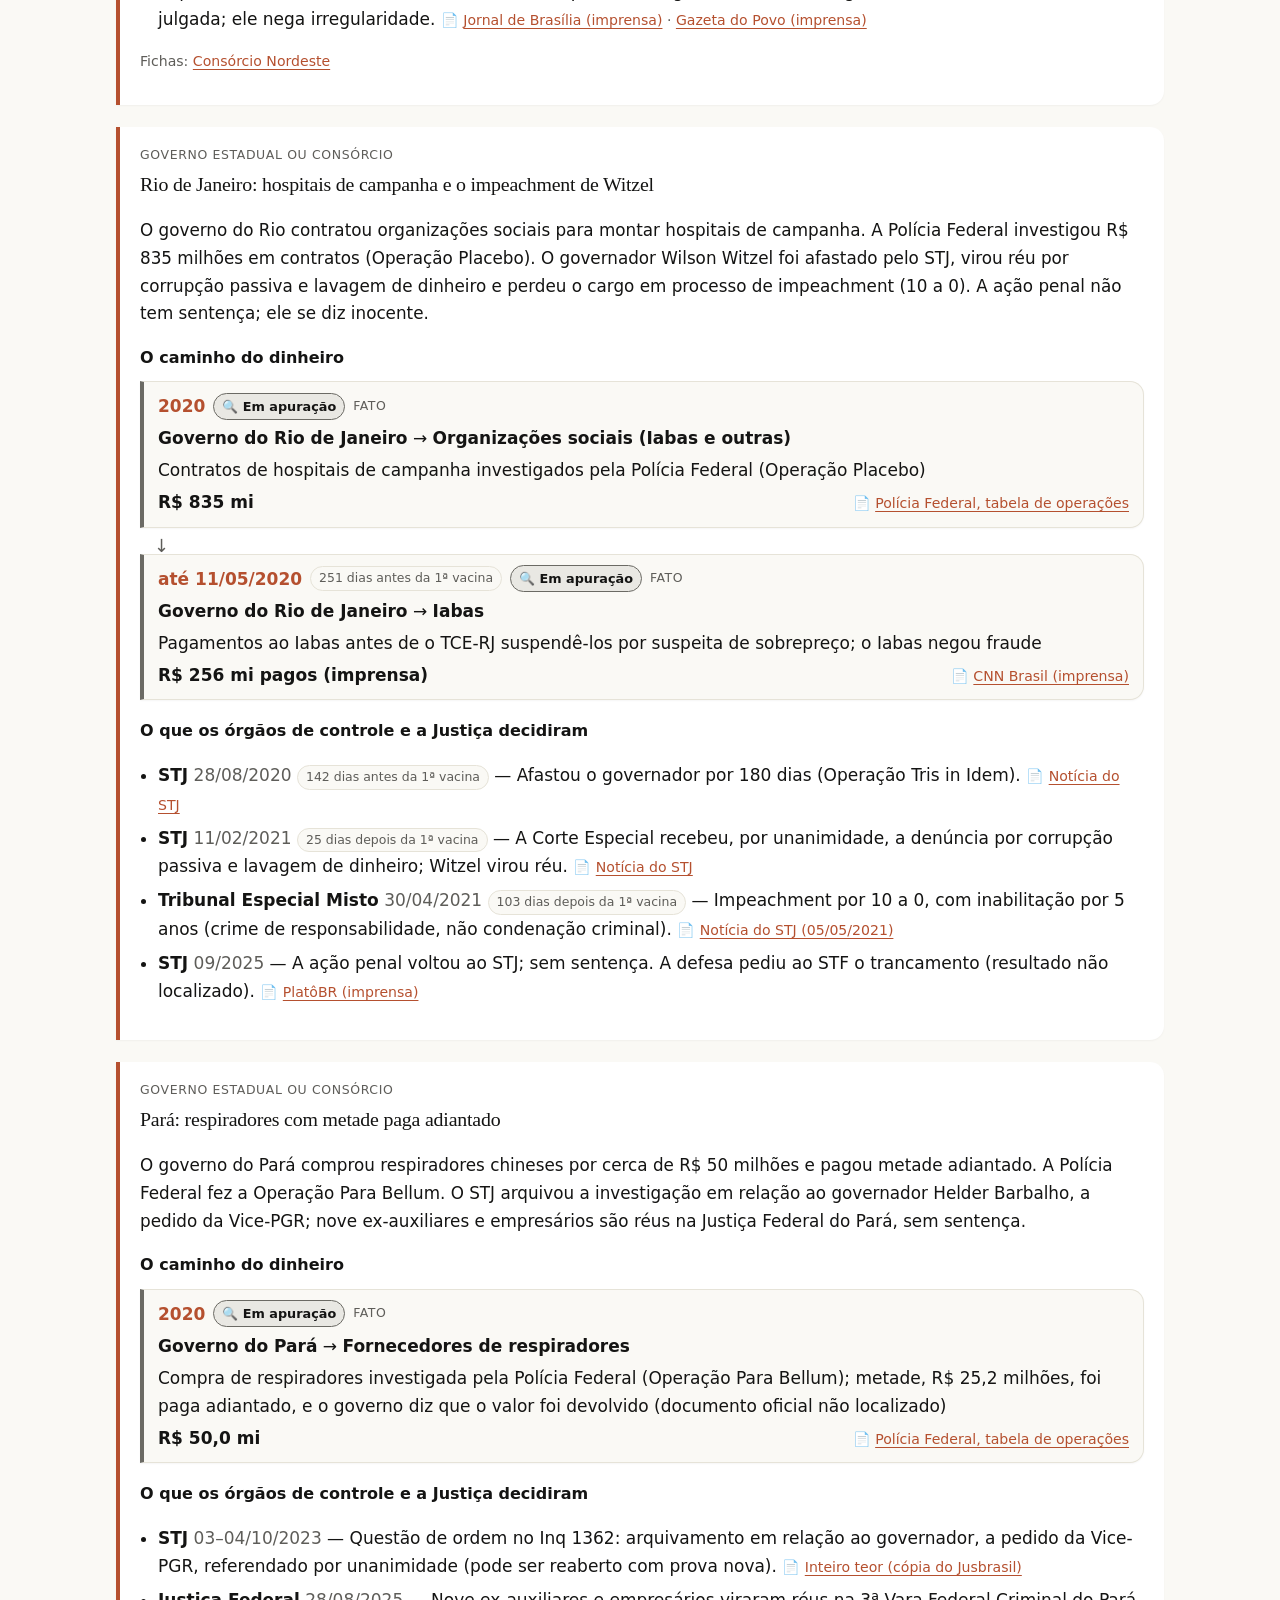
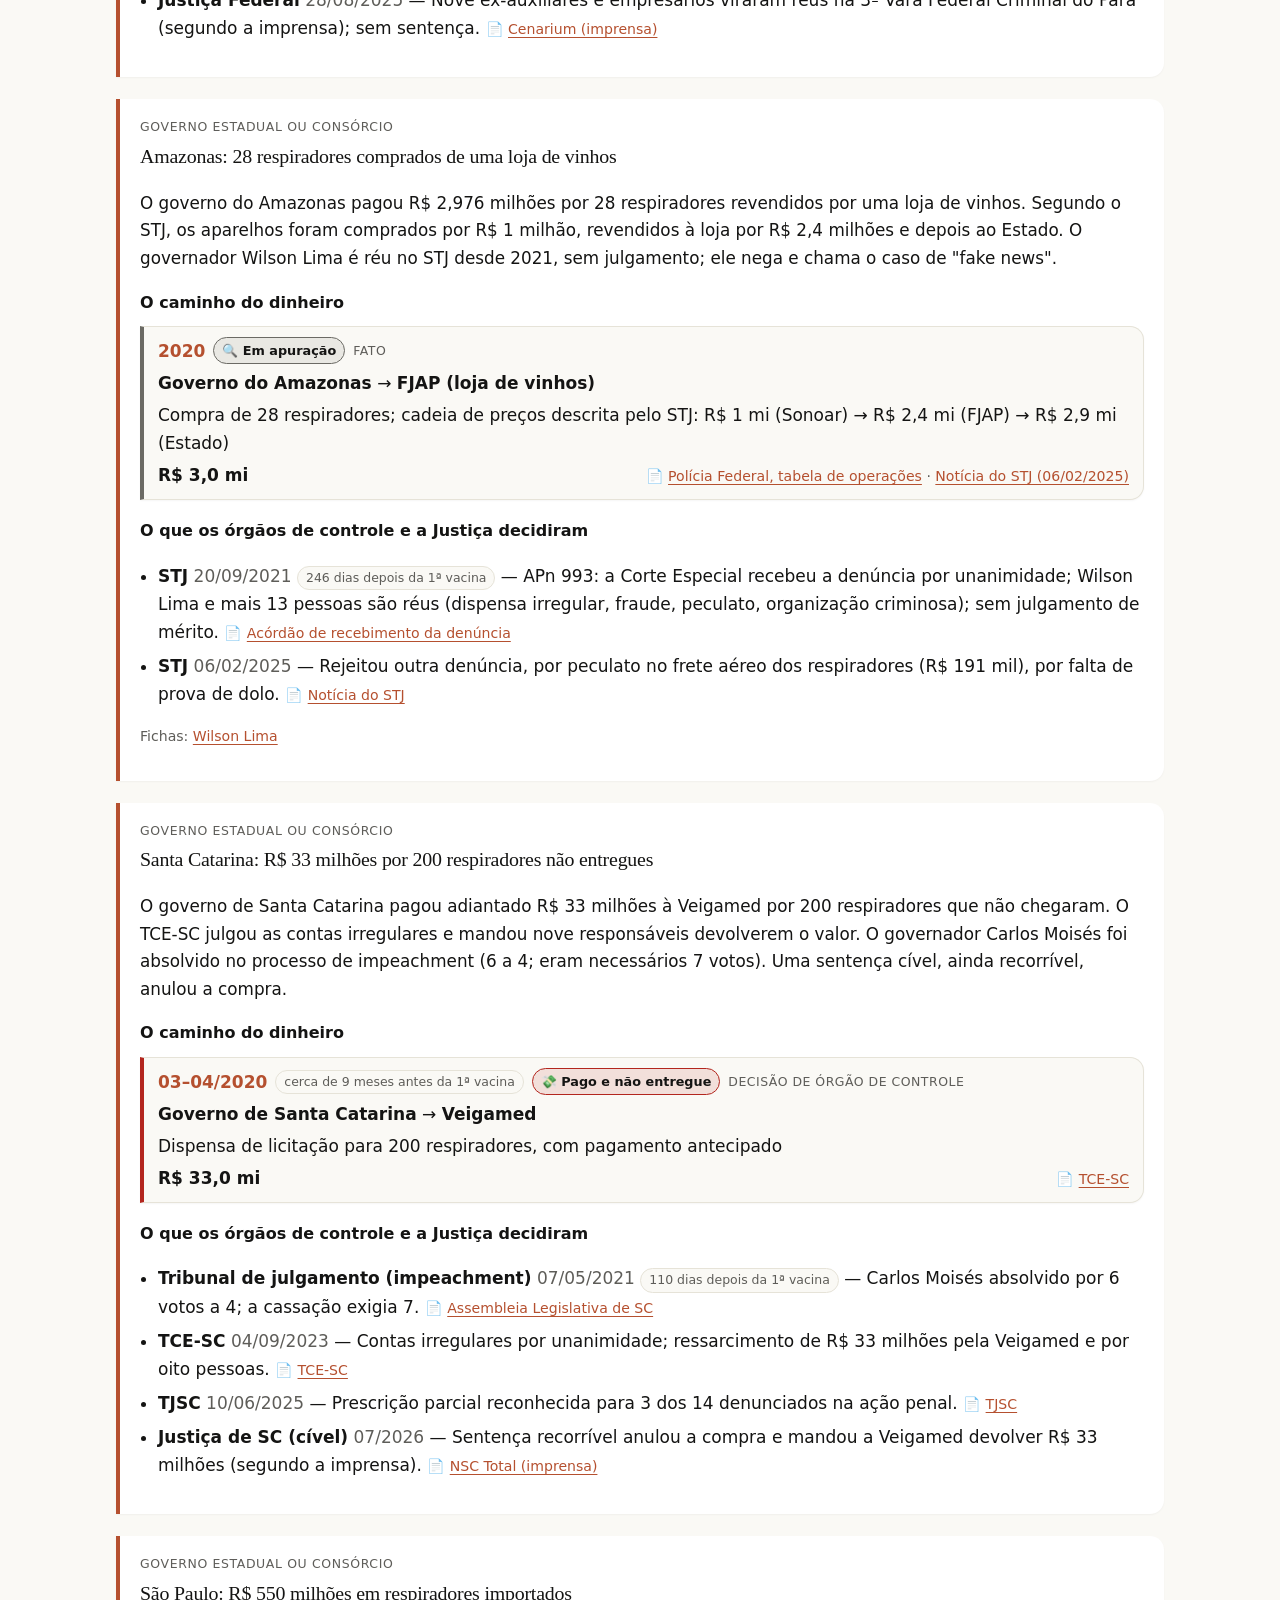
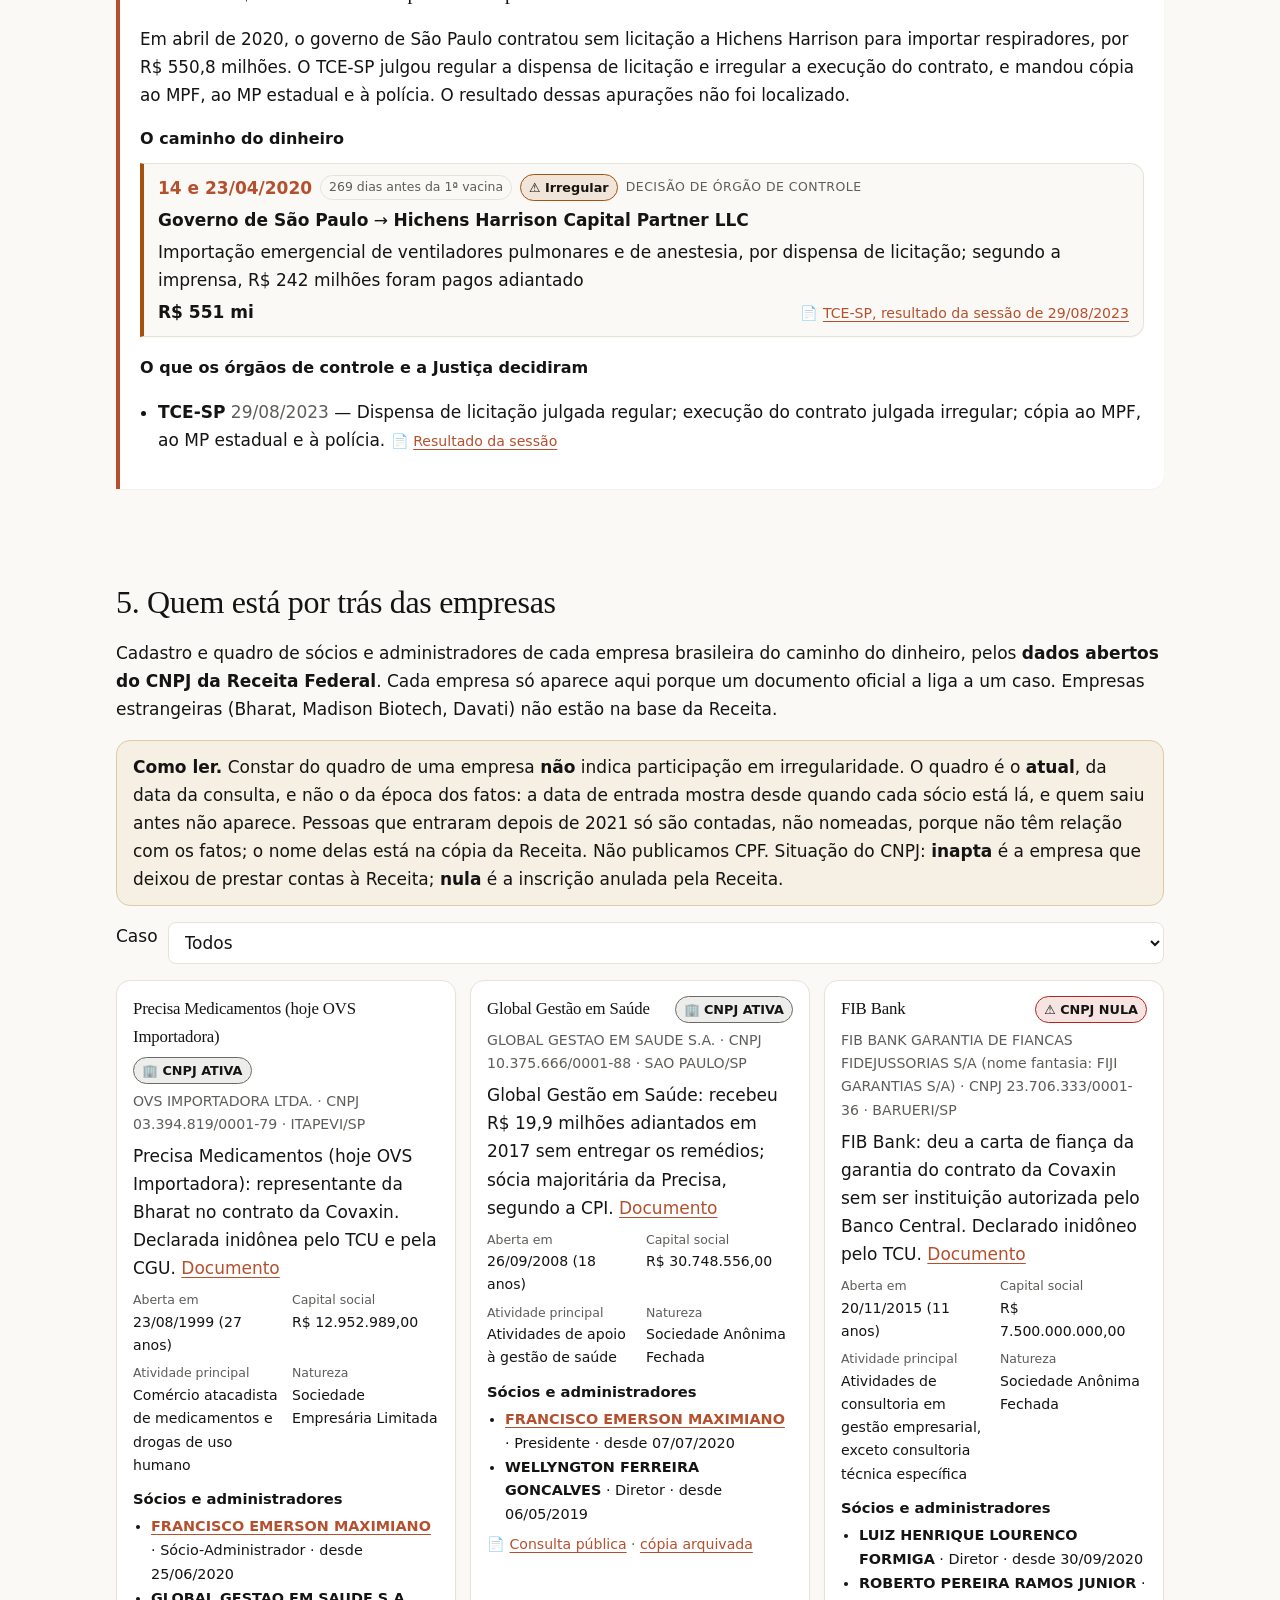
<file: dinheiro.html>
<!doctype html>
<html lang="pt-BR" data-tema="claro">
<head>
<meta charset="utf-8">
<meta name="viewport" content="width=device-width, initial-scale=1">
<meta name="referrer" content="strict-origin-when-cross-origin">
<meta http-equiv="X-Content-Type-Options" content="nosniff">
<title>Caminho do dinheiro — Transparência do Caos</title>
<meta name="description" content="O caminho do dinheiro na pandemia: Covaxin, VTCLog, Davati, Global e doses vencidas. Quanto foi contratado, quanto foi pago, quanto foi barrado e o que os órgãos de controle decidiram, com documento em cada passo.">
<meta property="og:type" content="website">
<meta property="og:site_name" content="Transparência do Caos">
<meta property="og:title" content="Caminho do dinheiro — Transparência do Caos">
<meta property="og:description" content="O caminho do dinheiro na pandemia: Covaxin, VTCLog, Davati, Global e doses vencidas. Quanto foi contratado, quanto foi pago, quanto foi barrado e o que os órgãos de controle decidiram, com documento em cada passo.">
<meta property="og:url" content="https://transparenciadocaos.com/dinheiro.html">
<meta property="og:image" content="https://transparenciadocaos.com/assets/marca/compartilhar.png">
<meta property="og:image:width" content="1200">
<meta property="og:image:height" content="630">
<meta property="og:image:alt" content="Lupa e o nome Transparência do Caos sobre fundo claro">
<meta name="twitter:card" content="summary_large_image">
<link rel="canonical" href="https://transparenciadocaos.com/dinheiro.html">
<link rel="icon" href="assets/marca/favicon.svg" type="image/svg+xml">
<link rel="stylesheet" href="assets/css/estilo.css">
<script type="application/ld+json">
{
 "@context": "https://schema.org",
 "@type": "WebPage",
 "url": "https://transparenciadocaos.com/dinheiro.html",
 "name": "Caminho do dinheiro — Transparência do Caos",
 "description": "O caminho do dinheiro na pandemia: Covaxin, VTCLog, Davati, Global e doses vencidas. Quanto foi contratado, quanto foi pago, quanto foi barrado e o que os órgãos de controle decidiram, com documento em cada passo.",
 "inLanguage": "pt-BR",
 "dateModified": "2026-10-25",
 "author": {
  "@type": "Person",
  "name": "Nickolas Moretto",
  "url": "https://github.com/nk-ls",
  "email": "brasil@transparenciadocaos.com"
 },
 "publisher": {
  "@type": "Organization",
  "name": "Transparência do Caos",
  "url": "https://transparenciadocaos.com/",
  "email": "brasil@transparenciadocaos.com",
  "logo": "https://transparenciadocaos.com/assets/marca/compartilhar.png",
  "sameAs": [
   "https://github.com/nk-ls/anatomia-do-caos",
   "https://github.com/nk-ls/anatomia-do-caos-fontes"
  ]
 },
 "isPartOf": {
  "@type": "WebSite",
  "url": "https://transparenciadocaos.com/",
  "name": "Transparência do Caos"
 },
 "breadcrumb": {
  "@type": "BreadcrumbList",
  "itemListElement": [
   {
    "@type": "ListItem",
    "position": 1,
    "name": "Início",
    "item": "https://transparenciadocaos.com/"
   },
   {
    "@type": "ListItem",
    "position": 2,
    "name": "Caminho do dinheiro",
    "item": "https://transparenciadocaos.com/dinheiro.html"
   }
  ]
 }
}
</script>
</head>
<body>
<header class="topo">
  <div class="conteiner">
    <a class="marca" href="index.html">Transparência do Caos</a>
    <nav class="nav" aria-label="Principal">
      <a href="index.html">Início</a>
      <a href="investigacao.html">Investigação</a>
      <a href="dinheiro.html" aria-current="page">Caminho do dinheiro</a>
      <a href="processos.html">Processos</a>
        <a href="estados.html">Estados</a>
      <a href="rede.html">Rede</a>
      <a href="envolvidos.html">Envolvidos</a>
      <a href="referencias.html">Referências</a>
      <a href="https://github.com/nk-ls/anatomia-do-caos">GitHub</a>
    </nav>
  </div>
</header>

<main class="conteiner">
<section>
  <h1>O caminho do dinheiro</h1>
  <p>Esta página segue o dinheiro público nos casos de suspeita de irregularidade investigados na pandemia, no governo federal e nos estados: <strong>quem contratou, quem recebeu, quanto saiu, quanto foi barrado e o que os órgãos de controle decidiram</strong>. Cada passo tem o documento oficial guardado no <a href="https://github.com/nk-ls/anatomia-do-caos-fontes/tree/main/documentos">arquivo de fontes</a>.</p>

  <nav class="sumario" aria-label="Sumário">
    <strong>Nesta página</strong>
    <ol>
      <li><a href="#como-ler">Como ler</a></li>
      <li><a href="#quanto">Quanto dinheiro, e onde ele parou</a></li>
      <li><a href="#rede-dinheiro">A rede do dinheiro</a></li>
      <li><a href="#casos">Os casos, passo a passo</a></li>
      <li><a href="#empresas">Quem está por trás das empresas (Receita Federal)</a></li>
      <li><a href="#limites">O que não sabemos</a></li>
    </ol>
  </nav>

  <div class="aviso"><strong>⚖️ Leia antes.</strong> Pedido de indiciamento da CPI não é condenação. Multa do TCU ou da CGU é sanção administrativa, não penal. Até out/2026, até onde as fontes mostram, ninguém foi condenado criminalmente pelos fatos apontados pela CPI. Quem foi citado tem a defesa registrada na sua <a href="envolvidos.html">ficha</a>.</div>
</section>

<section id="como-ler">
  <h2>1. Como ler</h2>
  <p>Cada passo do dinheiro recebe uma <strong>situação</strong>, que diz onde ele parou, e um <strong>tipo de informação</strong>, que diz o quanto ele é firme. Um fato de documento oficial não tem o mesmo peso de uma acusação feita em depoimento.</p>
  <div class="situacoes" id="legenda-situacao"></div>
</section>

<section id="quanto">
  <h2>2. Quanto dinheiro, e onde ele parou</h2>
  <div class="numeros" id="numeros-dinheiro"></div>
  <figure>
    <figcaption><strong>Valores por caso, em reais</strong> · cor = situação do dinheiro. Passe o mouse ou toque numa barra para ver o documento.</figcaption>
    <div id="grafico-valores" class="grafico-barras" role="img" aria-label="Gráfico de barras com os valores de cada caso e a situação do dinheiro"></div>
    <details><summary>Ver como tabela</summary><div id="tabela-valores"></div></details>
  </figure>
  <figure>
    <figcaption><strong>Para comparar: quanto o governo pagaria por dose de cada vacina</strong> · contratos assinados pelo Ministério da Saúde em 2021, em reais por dose.</figcaption>
    <div id="grafico-dose" class="grafico-barras" role="img" aria-label="Preço por dose de cada contrato de vacina"></div>
    <details><summary>Ver como tabela, com doses, valor total, pagamentos e contrato</summary><div id="tabela-dose"></div></details>
    <p class="nota">A Covaxin foi a mais cara por dose e foi contratada com a Precisa como representante da fabricante. Os preços da Pfizer e da Janssen são o valor empenhado dividido pelas doses, porque esses contratos fixam o preço em dólar. Os pagamentos vêm dos arquivos diários de despesa da CGU, baixados só até jun/2021, então são valores mínimos.</p>
  </figure>
  <p class="nota">Valores em dólar ficam fora do gráfico para não misturar moedas e câmbios: aparecem no passo a passo de cada caso. O contrato da Covaxin está convertido pelo câmbio que o próprio contrato usou (US$ 1 = R$ 5,38).</p>
</section>

<section id="rede-dinheiro">
  <h2>3. A rede do dinheiro</h2>
  <p>Empresas, pessoas e o Ministério da Saúde, ligados pelo que de fato aconteceu entre eles. Cada seta diz o que é: contrato, pagamento, garantia, cargo ou acusação. O número no canto de cada nó conta as decisões de órgãos de controle e da Justiça sobre aquela pessoa ou empresa. <strong>Clique</strong> em qualquer nome ou seta para ver os documentos. A rede cobre os casos federais, onde os documentos ligam empresas, sócios e órgãos entre si; os casos estaduais estão na seção 4.</p>
  <div class="rede rede-dinheiro-grade">
  <div class="dinheiro-rede-caixa">
      <div class="rede-legenda" id="rede-dinheiro-legenda"></div>
      <div class="rede-rolagem" id="rede-dinheiro-svg"></div>
      <p class="nota">Arraste para mover, use a pinça de dois dedos ou a roda do mouse para aproximar. Toque numa pessoa, empresa ou seta para ver os documentos.</p>
    </div>
    <div class="rede-dinheiro-painel" id="rede-dinheiro-painel" aria-live="polite"></div>
</div>
  <details><summary>Ver todas as ligações em lista</summary><div id="rede-dinheiro-lista"></div></details>
  <p class="nota">Para ver todas as pessoas e instituições ligadas a todos os temas, use a <a href="rede.html">rede completa</a>.</p>
</section>

<section id="casos">
  <h2>4. Os casos, passo a passo</h2>
  <p>Casos do governo federal e de governos estaduais e consórcios, de partidos diferentes, com a mesma régua: o que o documento mostra, o que é acusação e o que já foi decidido.</p>
  <div class="filtros"><label for="esfera">Esfera</label> <select id="esfera"><option value="">Todas</option><option value="federal">Governo federal</option><option value="estadual">Governos estaduais e consórcios</option></select></div>
  <div id="lista-casos"></div>
</section>

<section id="empresas">
  <h2>5. Quem está por trás das empresas</h2>
  <p>Cadastro e quadro de sócios e administradores de cada empresa brasileira do caminho do dinheiro, pelos <strong>dados abertos do CNPJ da Receita Federal</strong>. Cada empresa só aparece aqui porque um documento oficial a liga a um caso. Empresas estrangeiras (Bharat, Madison Biotech, Davati) não estão na base da Receita.</p>
  <div class="aviso"><strong>Como ler.</strong> Constar do quadro de uma empresa <strong>não</strong> indica participação em irregularidade. O quadro é o <strong>atual</strong>, da data da consulta, e não o da época dos fatos: a data de entrada mostra desde quando cada sócio está lá, e quem saiu antes não aparece. Pessoas que entraram depois de 2021 só são contadas, não nomeadas, porque não têm relação com os fatos; o nome delas está na cópia da Receita. Não publicamos CPF. Situação do CNPJ: <strong>inapta</strong> é a empresa que deixou de prestar contas à Receita; <strong>nula</strong> é a inscrição anulada pela Receita.</div>
  <div class="filtros"><label for="caso-empresa">Caso</label> <select id="caso-empresa"><option value="">Todos</option></select></div>
  <div class="empresas" id="lista-empresas"></div>
  <p class="nota" id="fonte-empresas"></p>
</section>

<section id="limites">
  <h2>6. O que não sabemos</h2>
  <ul>
    <li>O desfecho da investigação da Covaxin na Justiça Federal do DF, depois que o STF a enviou para a primeira instância: não há andamento público localizado.</li>
    <li>O resultado do inquérito sobre a acusação de propina da Davati.</li>
    <li>Para onde foram os mais de R$ 5 milhões sacados em espécie das contas da VTCLog: o relatório do COAF está sob sigilo na CPI.</li>
    <li>Quem eram os sócios de cada empresa <strong>na época dos fatos</strong>: os dados abertos da Receita só trazem o quadro atual. Na VTCLog, por exemplo, a CPI listou em 2021 três sócios, e hoje só um deles continua no quadro; o histórico completo está nas juntas comerciais.</li>
    <li>Quanto foi recuperado nos casos estaduais: só há registro parcial (R$ 3,57 milhões devolvidos ao Rio Grande do Norte no caso do Consórcio Nordeste, segundo a imprensa).</li>
    <li>Outros casos estaduais e municipais da tabela oficial de operações da Polícia Federal (Recife, Distrito Federal, Ceará, Sergipe, Roraima, Minas Gerais, Maranhão e municípios de São Paulo) foram listados, mas não detalhados aqui; a lista está no <a href="https://github.com/nk-ls/anatomia-do-caos-fontes/tree/main/documentos/estaduais">arquivo de fontes</a>.</li>
    <li>Se as multas da CGU à Precisa (R$ 3,88 milhões) e à Global (R$ 21,7 milhões) foram pagas. O cadastro da própria CGU, consultado em 24/10/2026, mostra que <strong>nenhuma das duas transitou em julgado</strong> — ou seja, ainda cabem recurso e discussão — e que o valor registrado para a Precisa hoje é de R$ 2,59 milhões, exatamente dois terços do que a decisão aplicou. <a href="https://github.com/nk-ls/anatomia-do-caos-fontes/tree/main/documentos/apis_oficiais">Consultas arquivadas</a>. Falta saber se foram inscritas em dívida ativa.</li>
  </ul>
  <p>Tem um documento oficial que responde a alguma dessas perguntas? <a href="https://github.com/nk-ls/anatomia-do-caos/issues">Abra uma issue com o link</a>.</p>
</section>
</main>

<footer class="rodape">
  <div class="conteiner">
    <p>Transparência do Caos · Nickolas Moretto · com auxílio de inteligência artificial (Claude, da Anthropic), revisão independente e auditoria completa. Dados desta página: <a href="dados/dinheiro.json">dinheiro.json</a>, gerado por <a href="https://github.com/nk-ls/anatomia-do-caos/blob/main/scripts/gerar_dinheiro.py">scripts/gerar_dinheiro.py</a>. Encontrou um erro? <a href="https://github.com/nk-ls/anatomia-do-caos/issues">Abra uma issue com a fonte</a>.</p>
    <p class="contato">Contato: <a href="mailto:brasil@transparenciadocaos.com">brasil@transparenciadocaos.com</a></p>
  </div>
</footer>
<script type="module" src="assets/js/dinheiro.js"></script>
</body>
</html>
</file>
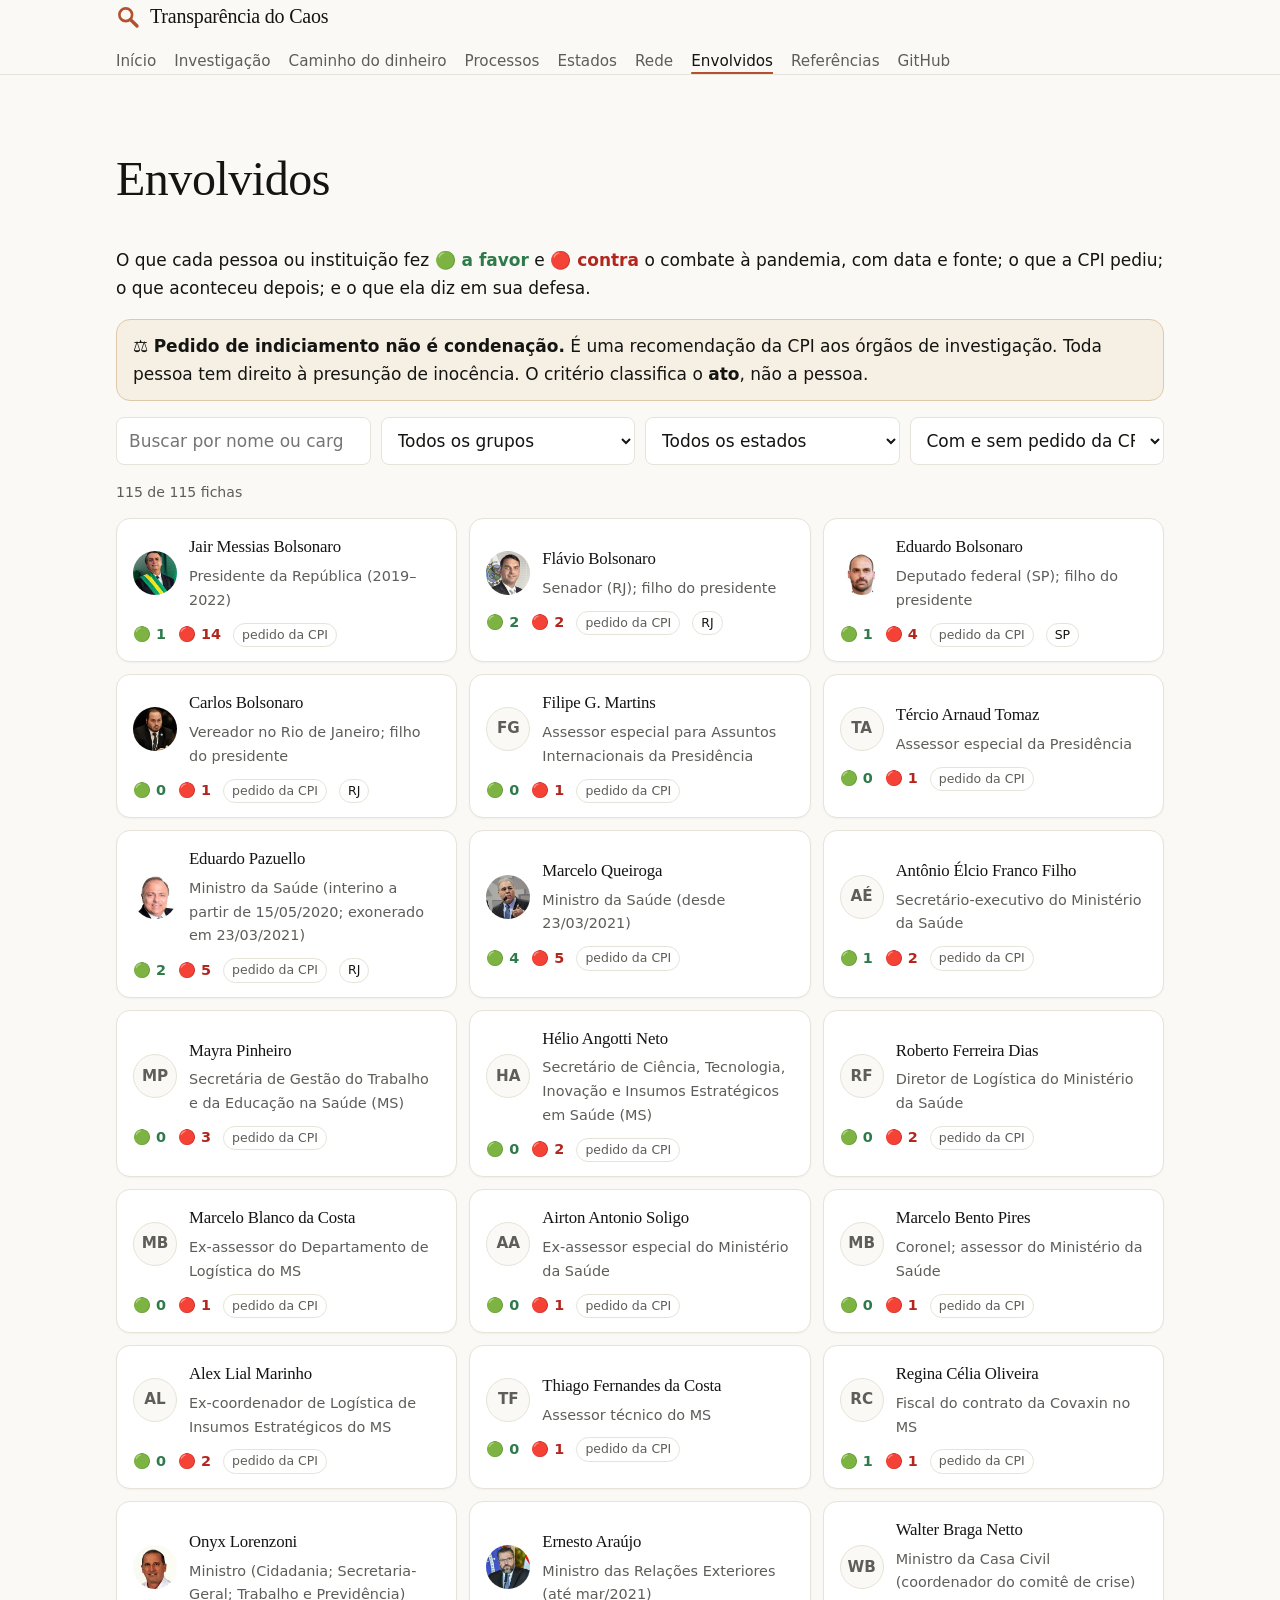
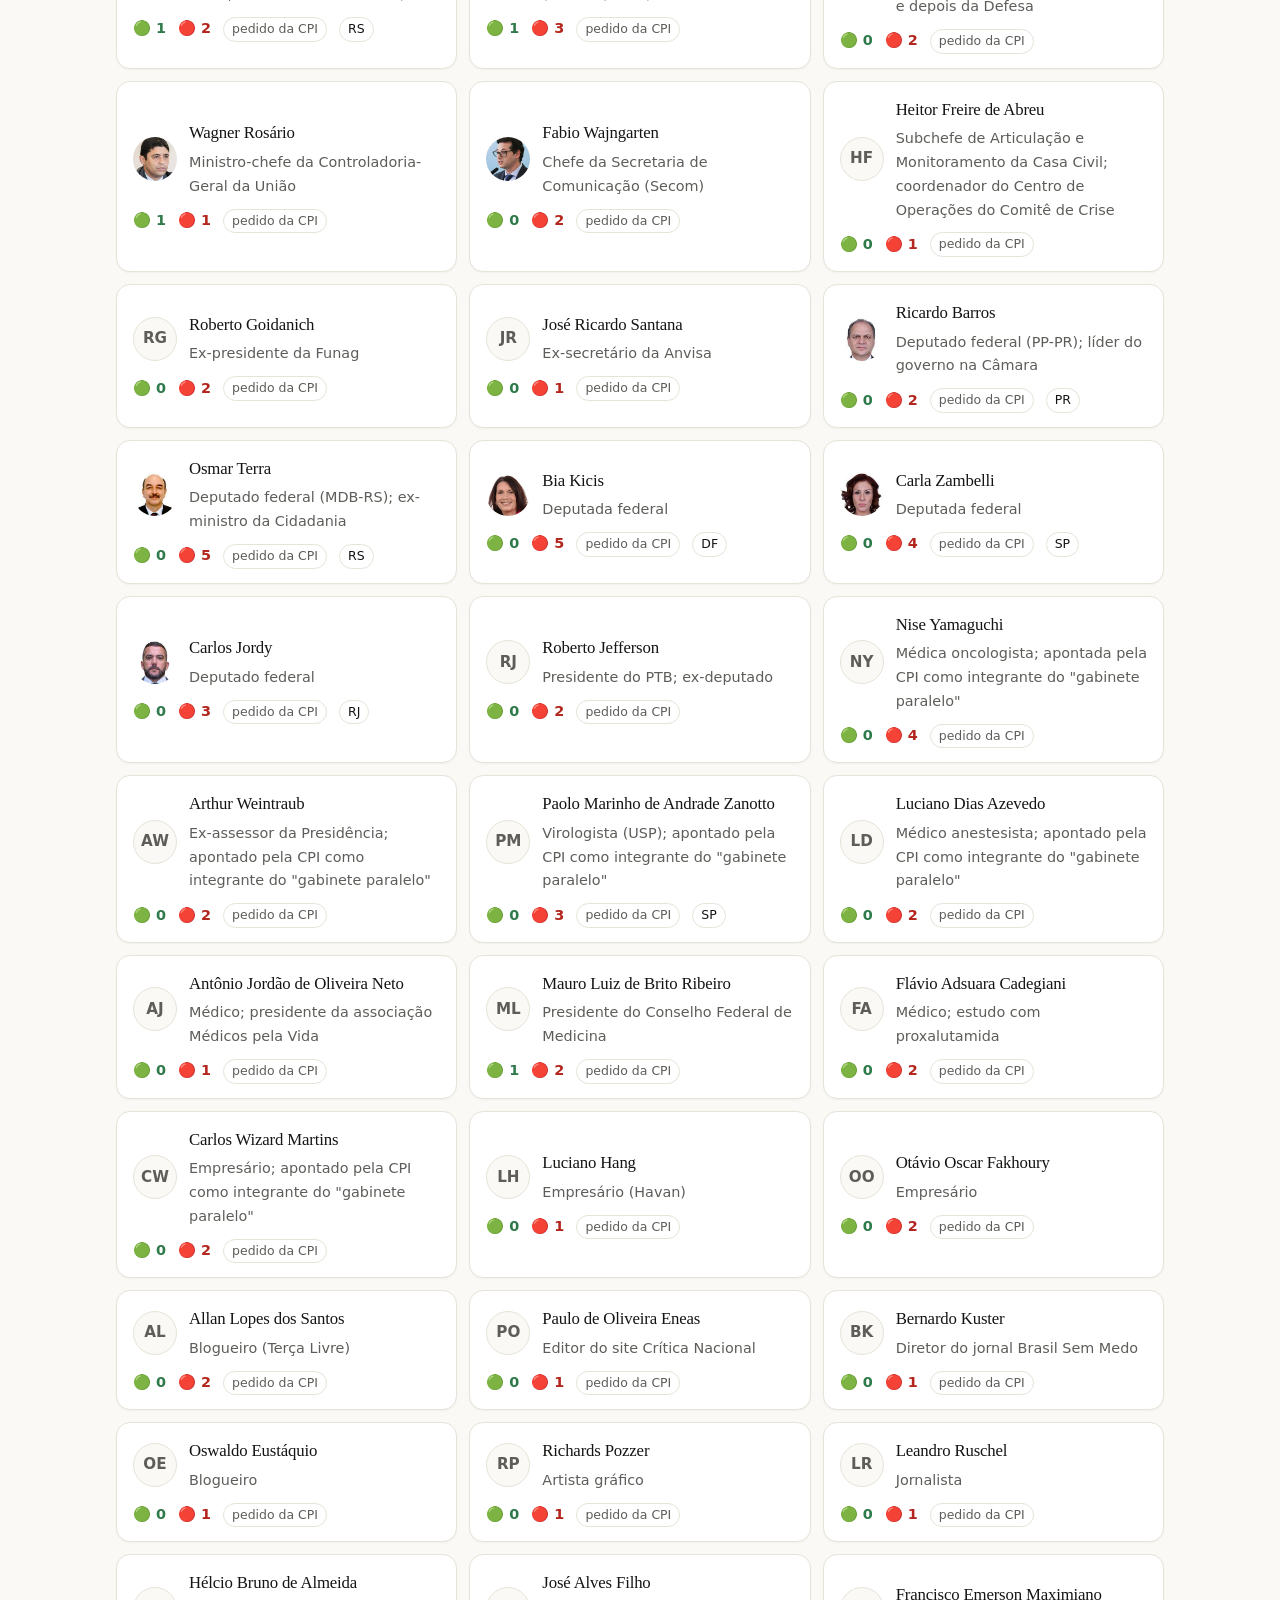
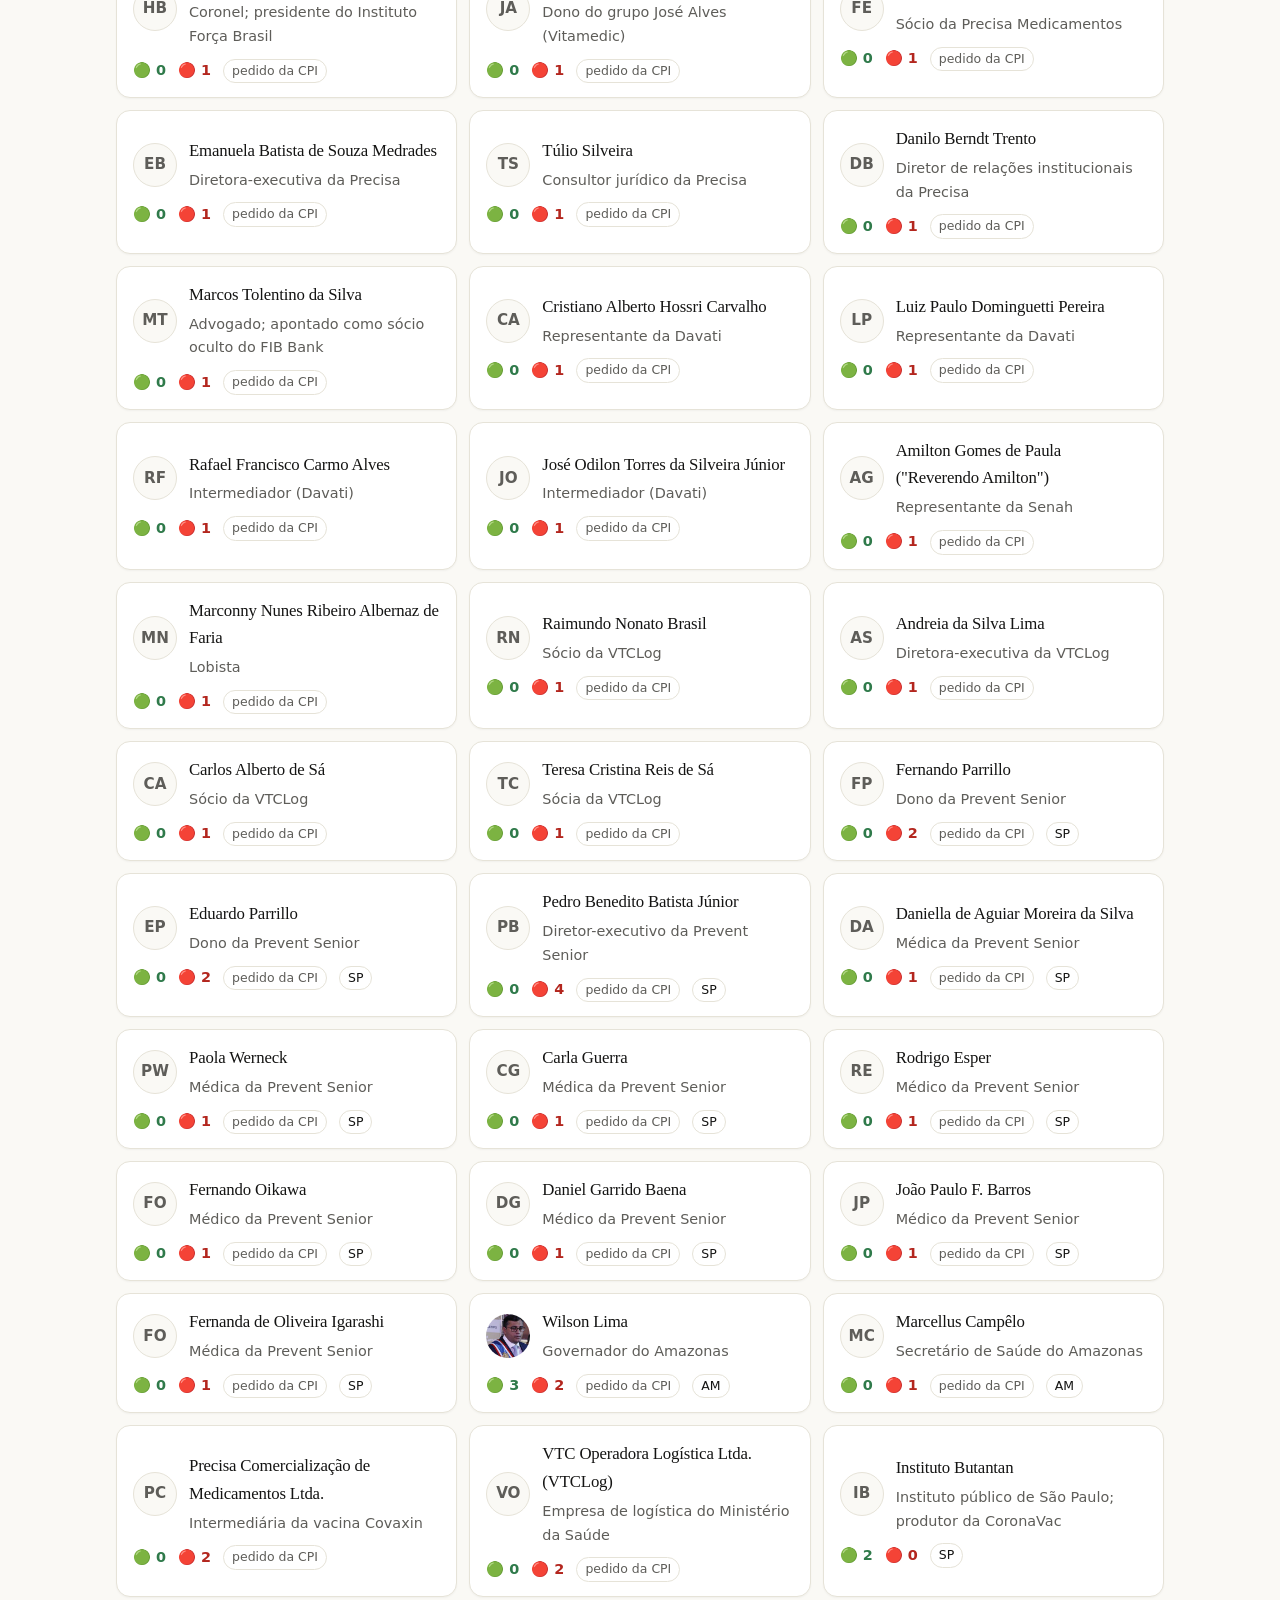
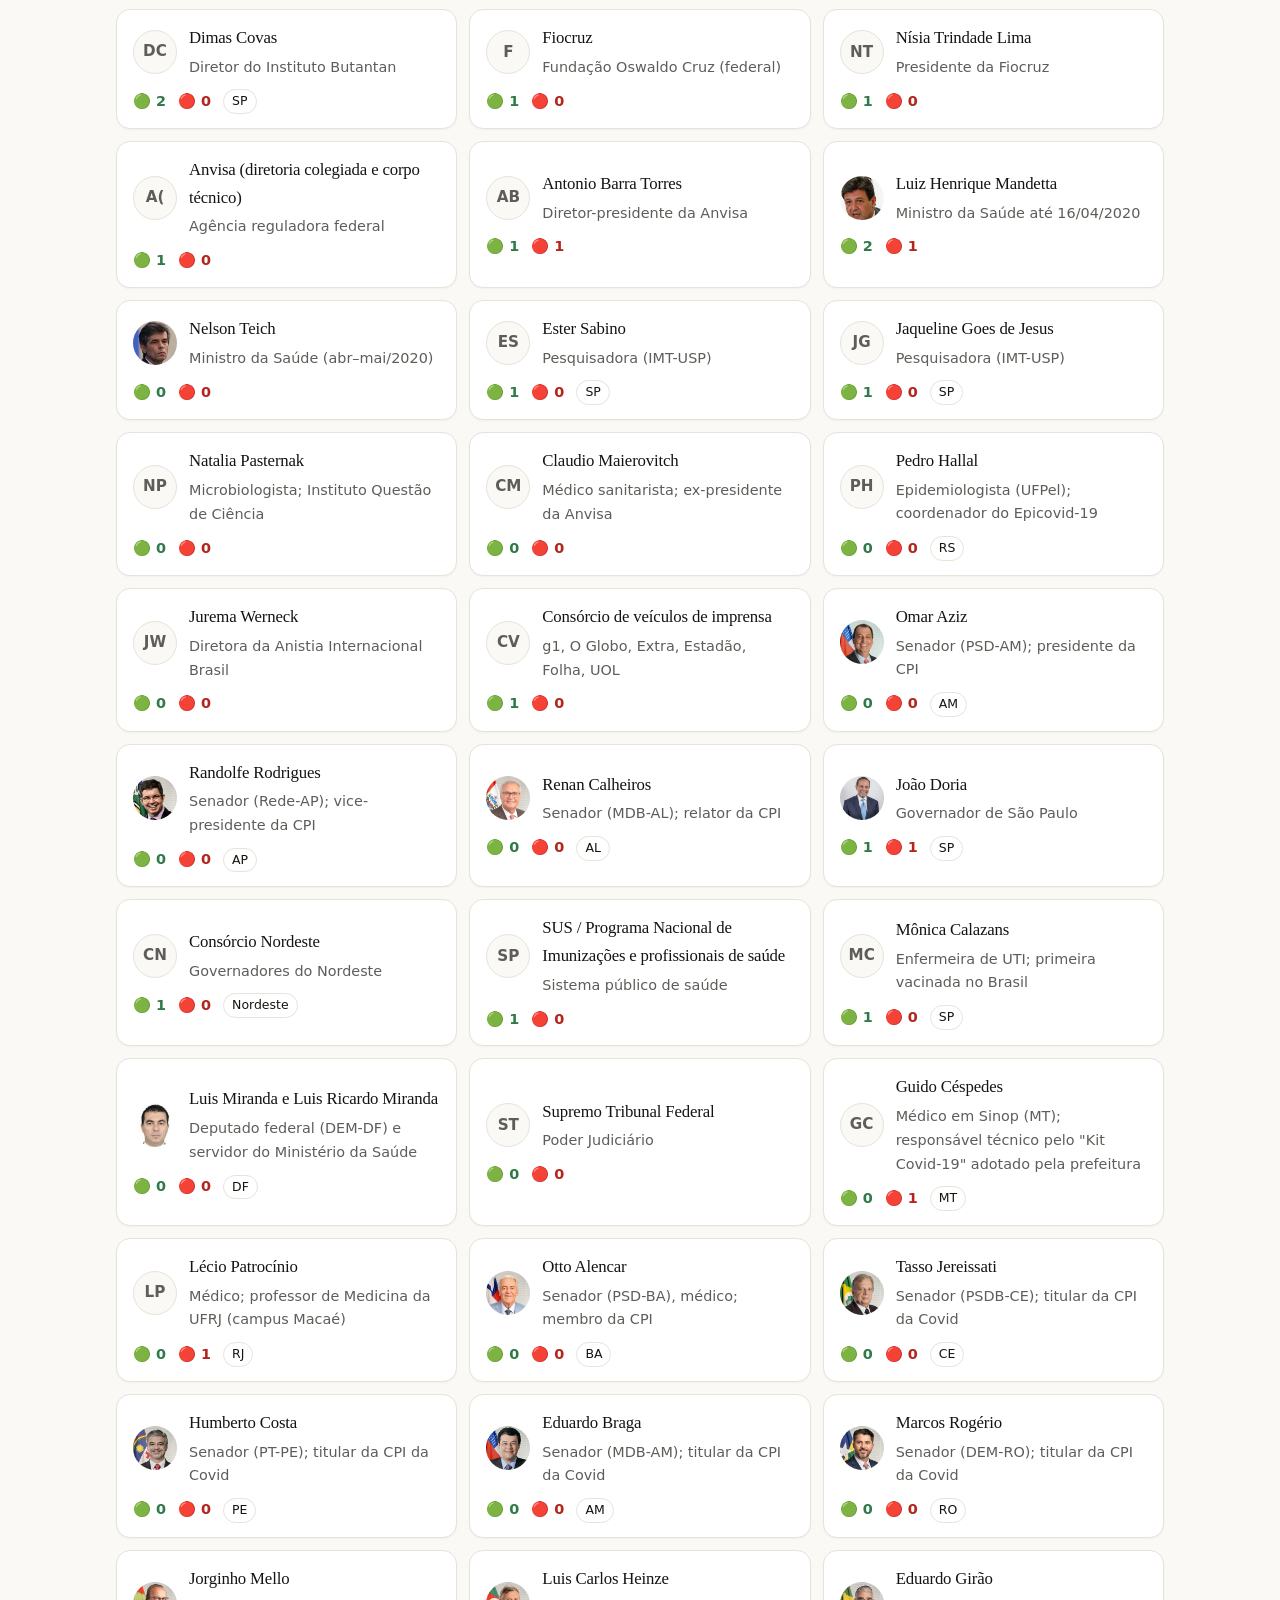
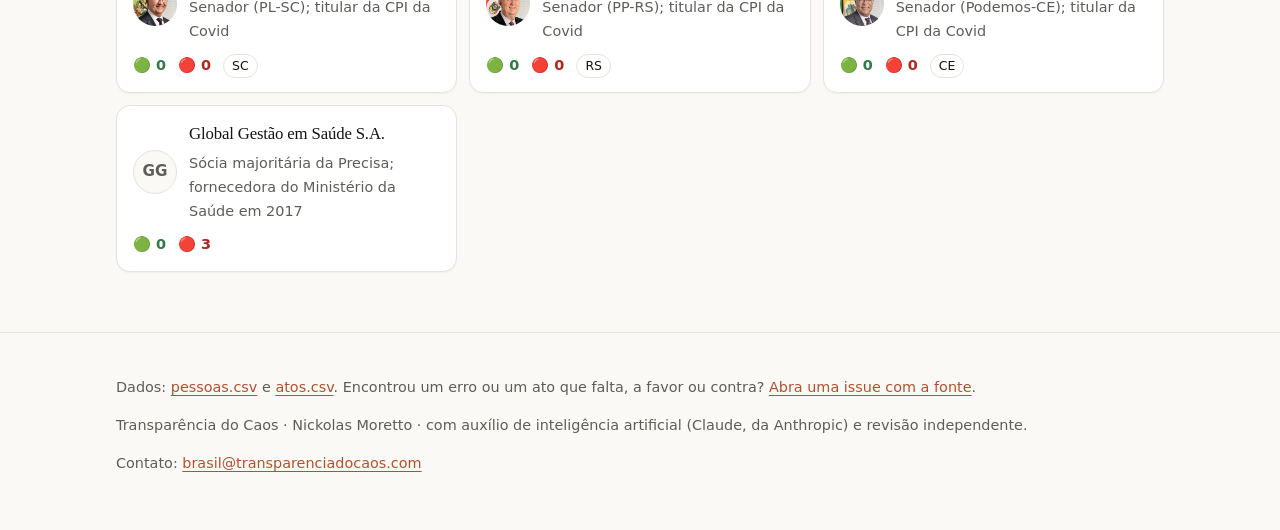
<file: envolvidos.html>
<!doctype html>
<html lang="pt-BR" data-tema="claro">
<head>
<meta charset="utf-8">
<meta name="viewport" content="width=device-width, initial-scale=1">
<meta name="referrer" content="strict-origin-when-cross-origin">
<meta http-equiv="X-Content-Type-Options" content="nosniff">
<title>Envolvidos — Transparência do Caos</title>
<meta name="description" content="O que cada pessoa pública fez a favor e contra o combate à Covid-19 no Brasil, com data e fonte.">
<meta property="og:type" content="website">
<meta property="og:site_name" content="Transparência do Caos">
<meta property="og:title" content="Envolvidos — Transparência do Caos">
<meta property="og:description" content="O que cada pessoa pública fez a favor e contra o combate à Covid-19 no Brasil, com data e fonte.">
<meta property="og:url" content="https://transparenciadocaos.com/envolvidos.html">
<meta property="og:image" content="https://transparenciadocaos.com/assets/marca/compartilhar.png">
<meta property="og:image:width" content="1200">
<meta property="og:image:height" content="630">
<meta property="og:image:alt" content="Lupa e o nome Transparência do Caos sobre fundo claro">
<meta name="twitter:card" content="summary_large_image">
<link rel="canonical" href="https://transparenciadocaos.com/envolvidos.html">
<link rel="icon" href="assets/marca/favicon.svg" type="image/svg+xml">
<link rel="stylesheet" href="assets/css/estilo.css">
<script type="application/ld+json">
{
 "@context": "https://schema.org",
 "@type": "WebPage",
 "url": "https://transparenciadocaos.com/envolvidos.html",
 "name": "Envolvidos — Transparência do Caos",
 "description": "O que cada pessoa pública fez a favor e contra o combate à Covid-19 no Brasil, com data e fonte.",
 "inLanguage": "pt-BR",
 "dateModified": "2026-10-25",
 "author": {
  "@type": "Person",
  "name": "Nickolas Moretto",
  "url": "https://github.com/nk-ls",
  "email": "brasil@transparenciadocaos.com"
 },
 "publisher": {
  "@type": "Organization",
  "name": "Transparência do Caos",
  "url": "https://transparenciadocaos.com/",
  "email": "brasil@transparenciadocaos.com",
  "logo": "https://transparenciadocaos.com/assets/marca/compartilhar.png",
  "sameAs": [
   "https://github.com/nk-ls/anatomia-do-caos",
   "https://github.com/nk-ls/anatomia-do-caos-fontes"
  ]
 },
 "isPartOf": {
  "@type": "WebSite",
  "url": "https://transparenciadocaos.com/",
  "name": "Transparência do Caos"
 },
 "breadcrumb": {
  "@type": "BreadcrumbList",
  "itemListElement": [
   {
    "@type": "ListItem",
    "position": 1,
    "name": "Início",
    "item": "https://transparenciadocaos.com/"
   },
   {
    "@type": "ListItem",
    "position": 2,
    "name": "Envolvidos",
    "item": "https://transparenciadocaos.com/envolvidos.html"
   }
  ]
 }
}
</script>
</head>
<body>
<header class="topo">
  <div class="conteiner">
    <a class="marca" href="index.html">Transparência do Caos</a>
    <nav class="nav" aria-label="Principal">
      <a href="index.html">Início</a>
      <a href="investigacao.html">Investigação</a>
      <a href="dinheiro.html">Caminho do dinheiro</a>
      <a href="processos.html">Processos</a>
        <a href="estados.html">Estados</a>
      <a href="rede.html">Rede</a>
      <a href="envolvidos.html" aria-current="page">Envolvidos</a>
      <a href="referencias.html">Referências</a>
      <a href="https://github.com/nk-ls/anatomia-do-caos">GitHub</a>
    </nav>
  </div>
</header>

<main class="conteiner">
  <section>
    <h1>Envolvidos</h1>
    <p>O que cada pessoa ou instituição fez <span class="selo favor">🟢 a favor</span> e <span class="selo contra">🔴 contra</span> o combate à pandemia, com data e fonte; o que a CPI pediu; o que aconteceu depois; e o que ela diz em sua defesa.</p>
    <p class="aviso">⚖️ <strong>Pedido de indiciamento não é condenação.</strong> É uma recomendação da CPI aos órgãos de investigação. Toda pessoa tem direito à presunção de inocência. O critério classifica o <strong>ato</strong>, não a pessoa.</p>
    <div class="filtros" role="search">
      <label class="nota" for="busca" hidden>Buscar</label>
      <input id="busca" type="search" placeholder="Buscar por nome ou cargo" autocomplete="off">
      <label for="grupo" hidden>Grupo</label>
      <select id="grupo"><option value="">Todos os grupos</option></select>
      <label for="uf" hidden>Estado</label>
      <select id="uf"><option value="">Todos os estados</option><option value="Federal">Atuação federal ou nacional</option></select>
      <label for="cpi" hidden>CPI</label>
      <select id="cpi">
        <option value="">Com e sem pedido da CPI</option>
        <option value="sim">Com pedido de indiciamento</option>
        <option value="nao">Sem pedido de indiciamento</option>
      </select>
    </div>
    <p class="nota" id="total"></p>
    <div id="ficha"></div>
    <div class="lista" id="lista"><p class="nota">Carregando…</p></div>
  </section>
</main>

<footer class="rodape">
  <div class="conteiner">
    <p>Dados: <a href="dados/pessoas.csv">pessoas.csv</a> e <a href="dados/atos.csv">atos.csv</a>. Encontrou um erro ou um ato que falta, a favor ou contra? <a href="https://github.com/nk-ls/anatomia-do-caos/issues">Abra uma issue com a fonte</a>.</p>
    <p>Transparência do Caos · Nickolas Moretto · com auxílio de inteligência artificial (Claude, da Anthropic) e revisão independente.</p>
    <p class="contato">Contato: <a href="mailto:brasil@transparenciadocaos.com">brasil@transparenciadocaos.com</a></p>
  </div>
</footer>
<script type="module" src="assets/js/envolvidos.js"></script>
</body>
</html>
</file>
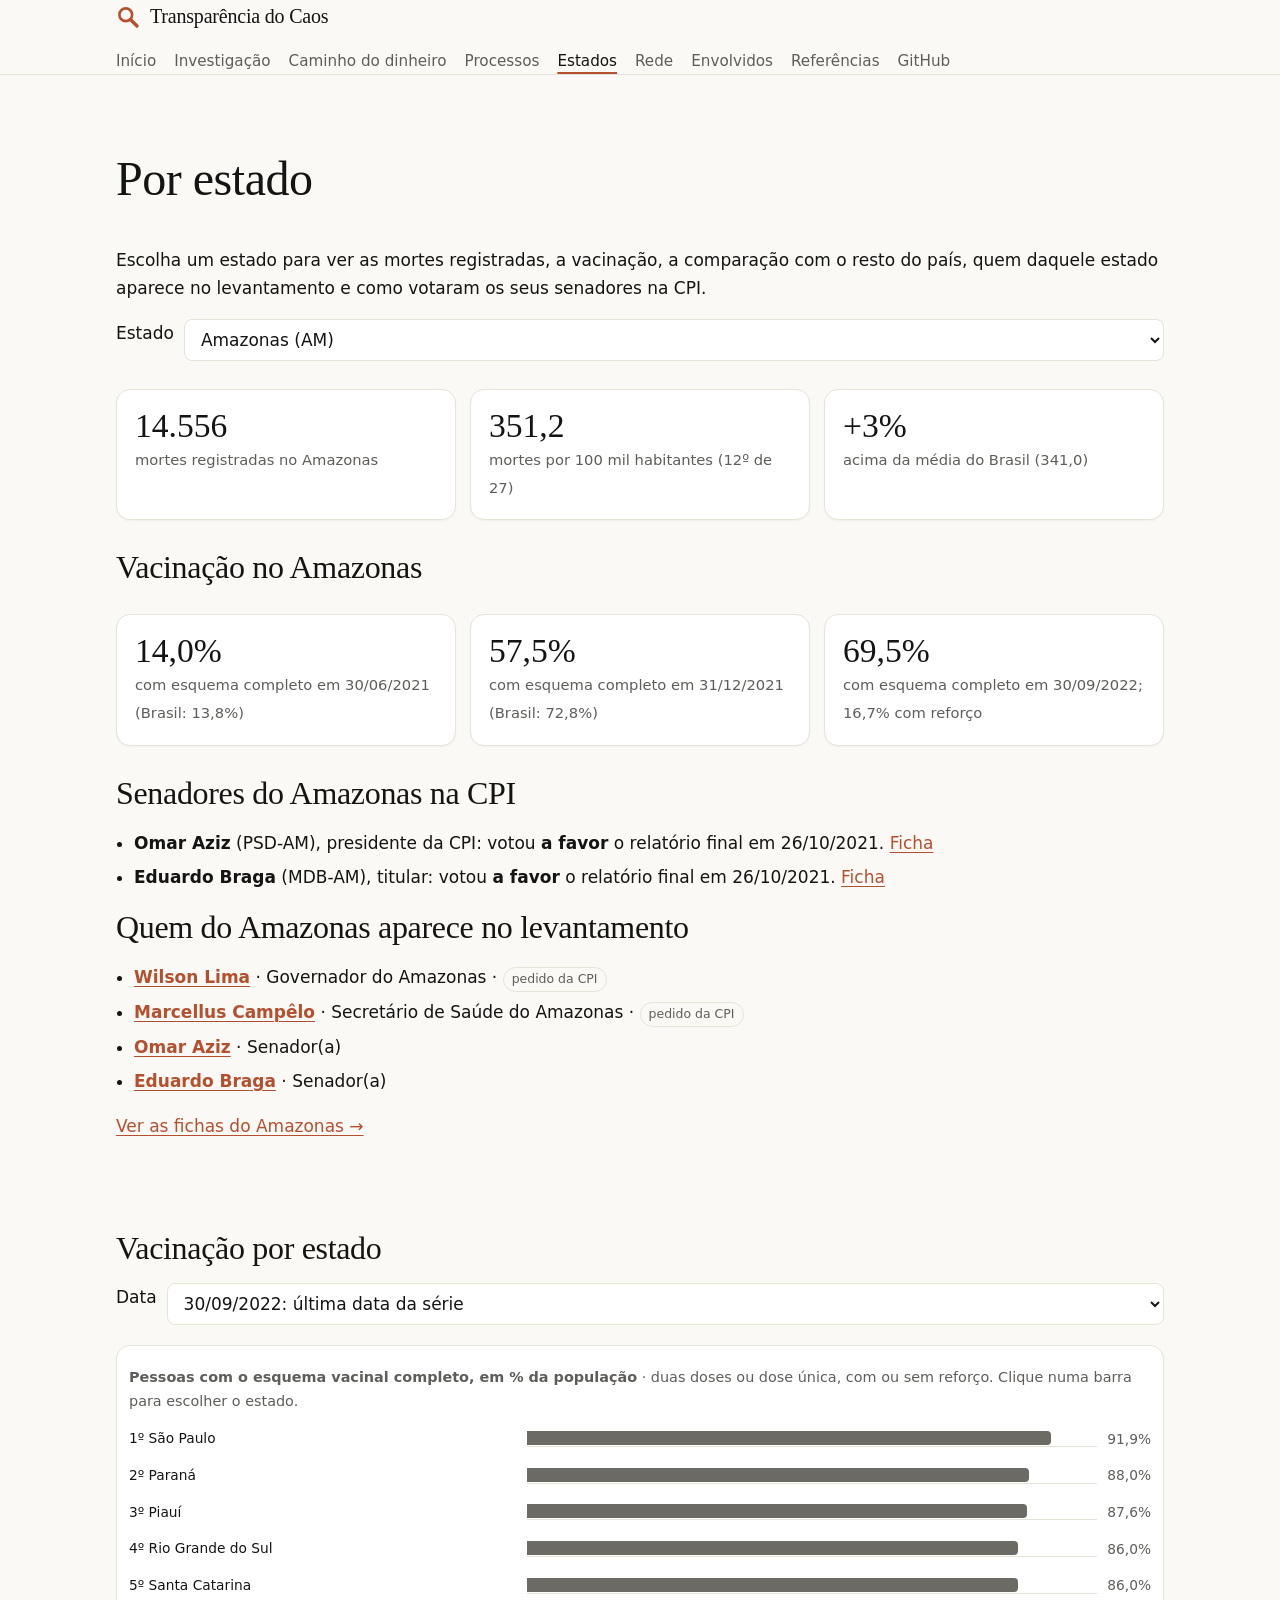
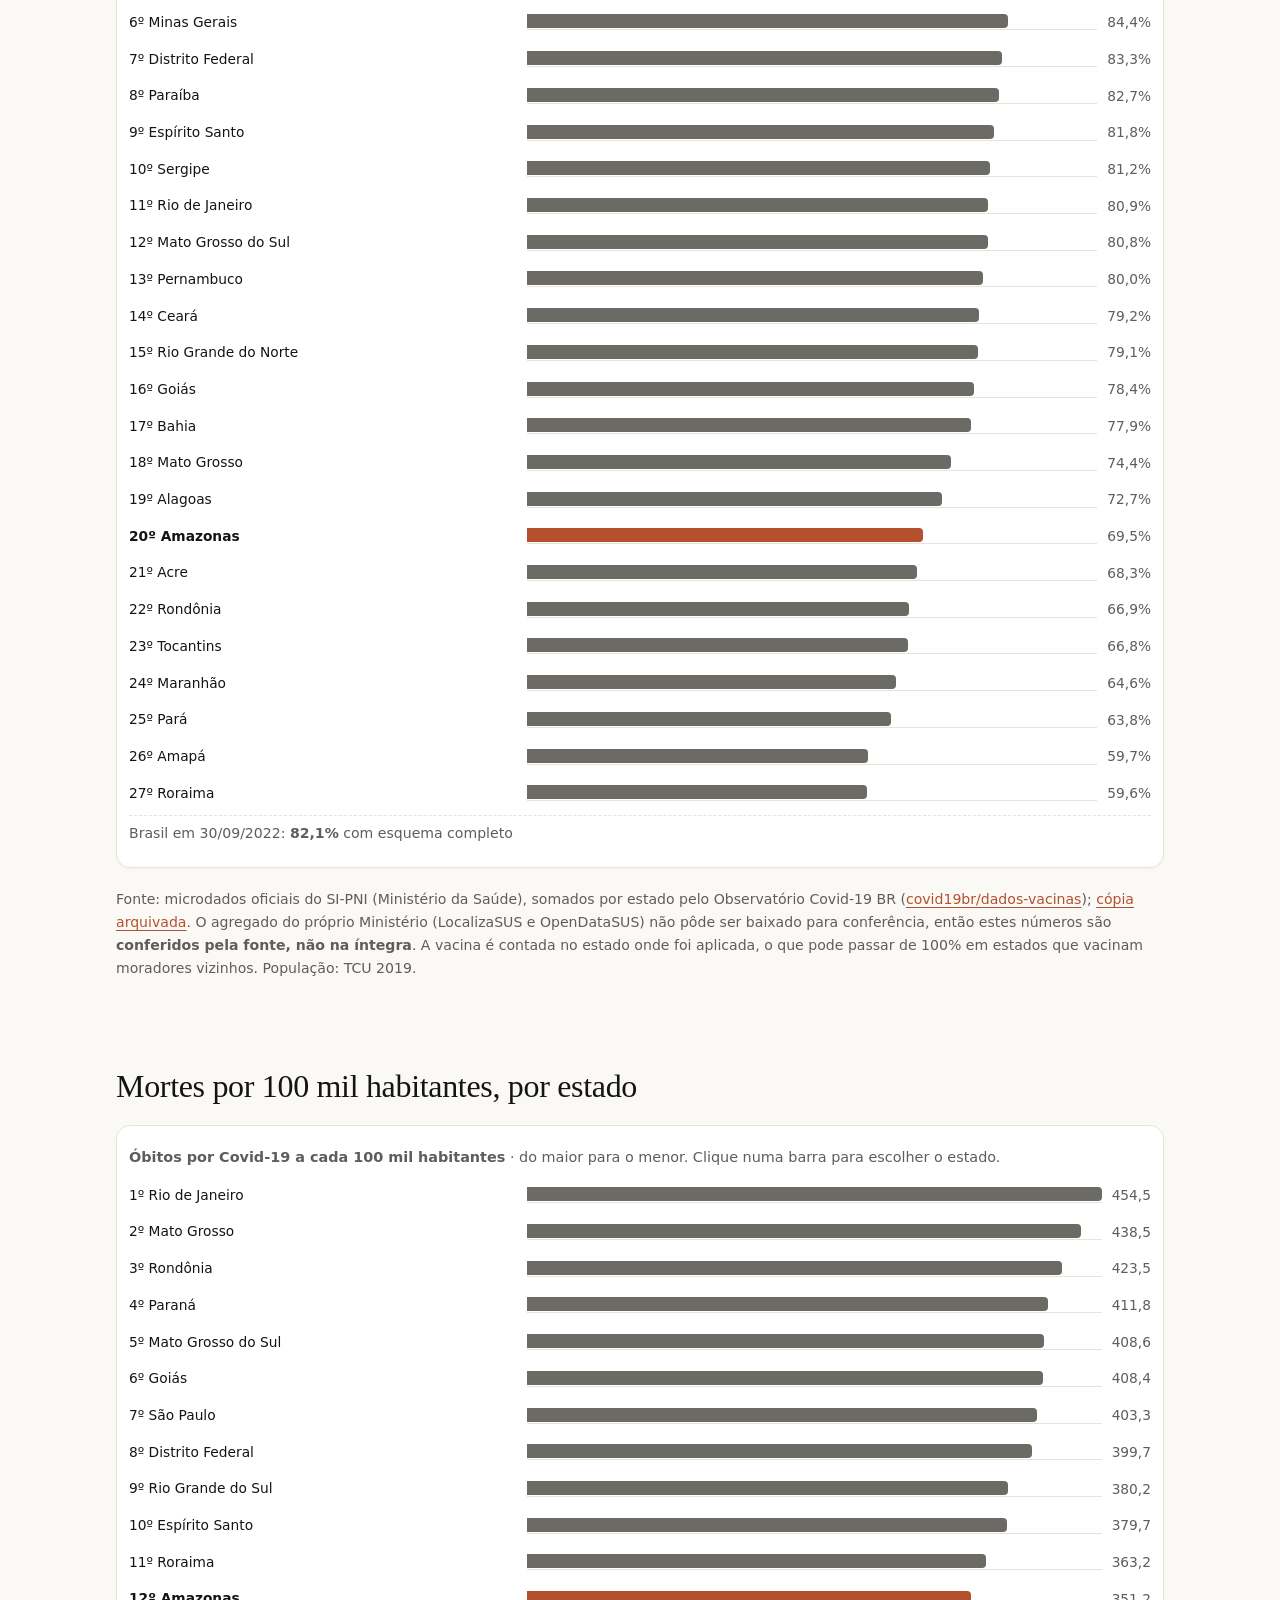
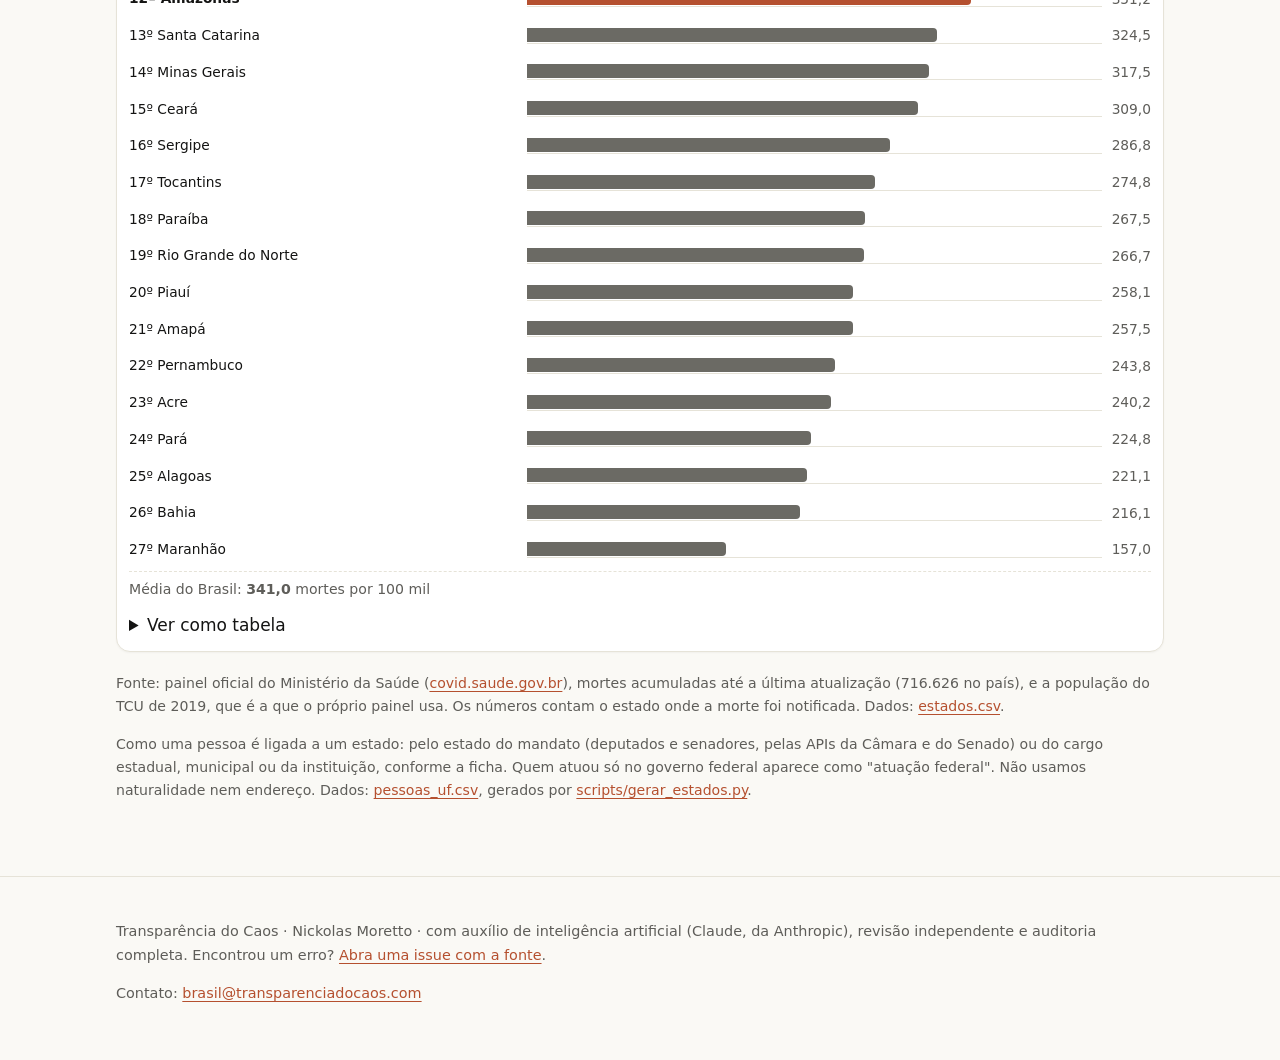
<file: estados.html>
<!doctype html>
<html lang="pt-BR" data-tema="claro">
<head>
<meta charset="utf-8">
<meta name="viewport" content="width=device-width, initial-scale=1">
<meta name="referrer" content="strict-origin-when-cross-origin">
<meta http-equiv="X-Content-Type-Options" content="nosniff">
<title>Estados — Transparência do Caos</title>
<meta name="description" content="A Covid-19 em cada estado: mortes, mortes por 100 mil habitantes, vacinação, quem de cada estado aparece no levantamento e como votaram os senadores na CPI.">
<meta property="og:type" content="website">
<meta property="og:site_name" content="Transparência do Caos">
<meta property="og:title" content="Estados — Transparência do Caos">
<meta property="og:description" content="A Covid-19 em cada estado: mortes, mortes por 100 mil habitantes, vacinação, quem de cada estado aparece no levantamento e como votaram os senadores na CPI.">
<meta property="og:url" content="https://transparenciadocaos.com/estados.html">
<meta property="og:image" content="https://transparenciadocaos.com/assets/marca/compartilhar.png">
<meta property="og:image:width" content="1200">
<meta property="og:image:height" content="630">
<meta property="og:image:alt" content="Lupa e o nome Transparência do Caos sobre fundo claro">
<meta name="twitter:card" content="summary_large_image">
<link rel="canonical" href="https://transparenciadocaos.com/estados.html">
<link rel="icon" href="assets/marca/favicon.svg" type="image/svg+xml">
<link rel="stylesheet" href="assets/css/estilo.css">
<script type="application/ld+json">
{
 "@context": "https://schema.org",
 "@type": "WebPage",
 "url": "https://transparenciadocaos.com/estados.html",
 "name": "Estados — Transparência do Caos",
 "description": "A Covid-19 em cada estado: mortes, mortes por 100 mil habitantes, vacinação, quem de cada estado aparece no levantamento e como votaram os senadores na CPI.",
 "inLanguage": "pt-BR",
 "dateModified": "2026-10-25",
 "author": {
  "@type": "Person",
  "name": "Nickolas Moretto",
  "url": "https://github.com/nk-ls",
  "email": "brasil@transparenciadocaos.com"
 },
 "publisher": {
  "@type": "Organization",
  "name": "Transparência do Caos",
  "url": "https://transparenciadocaos.com/",
  "email": "brasil@transparenciadocaos.com",
  "logo": "https://transparenciadocaos.com/assets/marca/compartilhar.png",
  "sameAs": [
   "https://github.com/nk-ls/anatomia-do-caos",
   "https://github.com/nk-ls/anatomia-do-caos-fontes"
  ]
 },
 "isPartOf": {
  "@type": "WebSite",
  "url": "https://transparenciadocaos.com/",
  "name": "Transparência do Caos"
 },
 "breadcrumb": {
  "@type": "BreadcrumbList",
  "itemListElement": [
   {
    "@type": "ListItem",
    "position": 1,
    "name": "Início",
    "item": "https://transparenciadocaos.com/"
   },
   {
    "@type": "ListItem",
    "position": 2,
    "name": "Estados",
    "item": "https://transparenciadocaos.com/estados.html"
   }
  ]
 }
}
</script>
</head>
<body>
<header class="topo">
  <div class="conteiner">
    <a class="marca" href="index.html">Transparência do Caos</a>
    <nav class="nav" aria-label="Principal">
      <a href="index.html">Início</a>
      <a href="investigacao.html">Investigação</a>
      <a href="dinheiro.html">Caminho do dinheiro</a>
      <a href="processos.html">Processos</a>
      <a href="estados.html" aria-current="page">Estados</a>
      <a href="rede.html">Rede</a>
      <a href="envolvidos.html">Envolvidos</a>
      <a href="referencias.html">Referências</a>
      <a href="https://github.com/nk-ls/anatomia-do-caos">GitHub</a>
    </nav>
  </div>
</header>

<main class="conteiner">
<section>
  <h1>Por estado</h1>
  <p>Escolha um estado para ver as mortes registradas, a vacinação, a comparação com o resto do país, quem daquele estado aparece no levantamento e como votaram os seus senadores na CPI.</p>
  <div class="filtros">
    <label for="uf">Estado</label>
    <select id="uf"></select>
  </div>
  <div id="painel-uf" aria-live="polite"></div>
</section>

<section id="vacinacao">
  <h2>Vacinação por estado</h2>
  <div class="filtros"><label for="corte-vac">Data</label>
    <select id="corte-vac">
      <option value="2021_06">30/06/2021 (metade de 2021)</option>
      <option value="2021_12">31/12/2021</option>
      <option value="2022_09" selected>30/09/2022: última data da série</option>
    </select></div>
  <figure>
    <figcaption><strong>Pessoas com o esquema vacinal completo, em % da população</strong> · duas doses ou dose única, com ou sem reforço. Clique numa barra para escolher o estado.</figcaption>
    <div id="grafico-vac" class="grafico-barras grafico-uf" role="img" aria-label="Percentual da população com esquema vacinal completo em cada estado"></div>
  </figure>
  <p class="nota">Fonte: microdados oficiais do SI-PNI (Ministério da Saúde), somados por estado pelo Observatório Covid-19 BR (<a href="https://github.com/covid19br/dados-vacinas">covid19br/dados-vacinas</a>); <a href="https://github.com/nk-ls/anatomia-do-caos-fontes/tree/main/documentos/vacinacao_uf">cópia arquivada</a>. O agregado do próprio Ministério (LocalizaSUS e OpenDataSUS) não pôde ser baixado para conferência, então estes números são <strong>conferidos pela fonte, não na íntegra</strong>. A vacina é contada no estado onde foi aplicada, o que pode passar de 100% em estados que vacinam moradores vizinhos. População: TCU 2019.</p>
</section>

<section id="ranking">
  <h2>Mortes por 100 mil habitantes, por estado</h2>
  <figure>
    <figcaption><strong>Óbitos por Covid-19 a cada 100 mil habitantes</strong> · do maior para o menor. Clique numa barra para escolher o estado.</figcaption>
    <div id="grafico-uf" class="grafico-barras grafico-uf" role="img" aria-label="Mortes por 100 mil habitantes em cada estado"></div>
    <details><summary>Ver como tabela</summary><div id="tabela-uf"></div></details>
  </figure>
  <p class="nota">Fonte: painel oficial do Ministério da Saúde (<a href="https://covid.saude.gov.br/">covid.saude.gov.br</a>), mortes acumuladas até a última atualização (716.626 no país), e a população do TCU de 2019, que é a que o próprio painel usa. Os números contam o estado onde a morte foi notificada. Dados: <a href="dados/estados.csv">estados.csv</a>.</p>
  <p class="nota">Como uma pessoa é ligada a um estado: pelo estado do mandato (deputados e senadores, pelas APIs da Câmara e do Senado) ou do cargo estadual, municipal ou da instituição, conforme a ficha. Quem atuou só no governo federal aparece como "atuação federal". Não usamos naturalidade nem endereço. Dados: <a href="dados/pessoas_uf.csv">pessoas_uf.csv</a>, gerados por <a href="https://github.com/nk-ls/anatomia-do-caos/blob/main/scripts/gerar_estados.py">scripts/gerar_estados.py</a>.</p>
</section>
</main>

<footer class="rodape">
  <div class="conteiner">
    <p>Transparência do Caos · Nickolas Moretto · com auxílio de inteligência artificial (Claude, da Anthropic), revisão independente e auditoria completa. Encontrou um erro? <a href="https://github.com/nk-ls/anatomia-do-caos/issues">Abra uma issue com a fonte</a>.</p>
    <p class="contato">Contato: <a href="mailto:brasil@transparenciadocaos.com">brasil@transparenciadocaos.com</a></p>
  </div>
</footer>
<script type="module" src="assets/js/estados.js"></script>
</body>
</html>
</file>
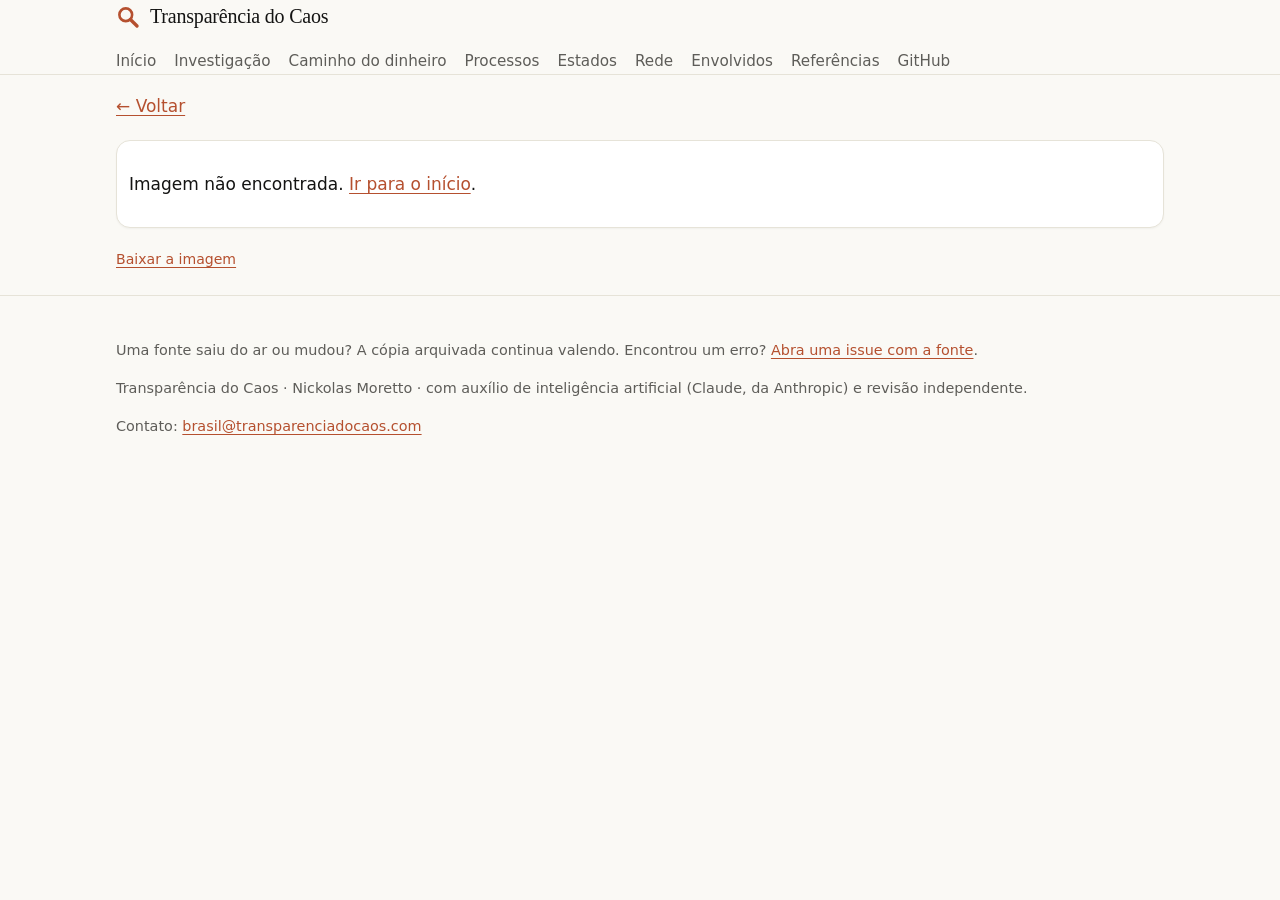
<file: imagem.html>
<!doctype html>
<html lang="pt-BR" data-tema="claro">
<head>
<meta charset="utf-8">
<meta name="viewport" content="width=device-width, initial-scale=1">
<meta name="referrer" content="strict-origin-when-cross-origin">
<meta http-equiv="X-Content-Type-Options" content="nosniff">
<title>Imagem — Transparência do Caos</title>
<meta name="robots" content="noindex">
<link rel="icon" href="assets/marca/favicon.svg" type="image/svg+xml">
<link rel="stylesheet" href="assets/css/estilo.css">
</head>
<body>
<header class="topo">
  <div class="conteiner">
    <a class="marca" href="index.html">Transparência do Caos</a>
    <nav class="nav" aria-label="Principal">
      <a href="index.html">Início</a>
      <a href="investigacao.html">Investigação</a>
      <a href="dinheiro.html">Caminho do dinheiro</a>
      <a href="processos.html">Processos</a>
        <a href="estados.html">Estados</a>
      <a href="rede.html">Rede</a>
      <a href="envolvidos.html">Envolvidos</a>
      <a href="referencias.html">Referências</a>
      <a href="https://github.com/nk-ls/anatomia-do-caos">GitHub</a>
    </nav>
  </div>
</header>

<main class="conteiner">
  <p><a class="botao-claro" id="voltar" href="index.html">← Voltar</a></p>
  <figure class="imagem-inteira" id="figura">
    <p class="nota">Carregando a imagem…</p>
  </figure>
  <p class="nota" id="dica-imagem"><a id="baixar" href="#" download>Baixar a imagem</a></p>
</main>

<footer class="rodape">
  <div class="conteiner">
    <p>Uma fonte saiu do ar ou mudou? A cópia arquivada continua valendo. Encontrou um erro? <a href="https://github.com/nk-ls/anatomia-do-caos/issues">Abra uma issue com a fonte</a>.</p>
    <p>Transparência do Caos · Nickolas Moretto · com auxílio de inteligência artificial (Claude, da Anthropic) e revisão independente.</p>
    <p class="contato">Contato: <a href="mailto:brasil@transparenciadocaos.com">brasil@transparenciadocaos.com</a></p>
  </div>
</footer>
<script type="module">
// Mostra uma imagem do site sozinha, grande, com a descrição e a fonte.
// Só abre imagens do próprio site: os gráficos da página inicial (?grafico=) e as fotos oficiais (?foto=).
import { carregarCSV, esc } from "./assets/js/csv.js";
const q = new URLSearchParams(location.search), fig = document.getElementById("figura");
const voltar = document.getElementById("voltar");
// Volta para onde a pessoa estava; se ela chegou direto pelo link, vai para o início.
if (document.referrer && new URL(document.referrer).origin === location.origin) voltar.href = document.referrer;
voltar.addEventListener("click", (e) => { if (history.length > 1 && document.referrer) { e.preventDefault(); history.back(); } });
async function achar() {
  const g = q.get("grafico"), f = q.get("foto");
  if (g && /^[0-9]{2}_[a-z0-9_]+$/.test(g)) {
    const src = `graficos/${g}.png`;
    const html = new DOMParser().parseFromString(await fetch("index.html").then((r) => r.text()), "text/html");
    const img = html.querySelector(`img[src="${src}"]`);
    if (!img) return null;
    const leg = img.closest("figure")?.querySelector("figcaption")?.textContent || "";
    return { grafico: true, src, alt: img.alt, legenda: leg, titulo: img.closest("section")?.querySelector("h2")?.textContent || "Gráfico" };
  }
  if (f && /^[a-z0-9-]+$/.test(f)) {
    const [fotos, pessoas] = await Promise.all([carregarCSV("dados/fotos.csv"), carregarCSV("dados/pessoas.csv")]);
    const ft = fotos.find((x) => x.id === f), p = pessoas.find((x) => x.id === f);
    if (!ft) return null;
    const nome = p?.nome || f;
    return { src: ft.arquivo, alt: `Foto oficial de ${nome}`, titulo: nome, legenda: `${ft.credito}. ${ft.licenca}.`, ficha: `envolvidos.html?id=${encodeURIComponent(f)}` };
  }
  return null;
}
const d = await achar().catch(() => null);
if (!d) fig.innerHTML = '<p>Imagem não encontrada. <a href="index.html">Ir para o início</a>.</p>';
else {
  document.title = `${d.titulo} — Transparência do Caos`;
  fig.innerHTML = `<h1>${esc(d.titulo)}</h1>${d.grafico ? '<p class="dica-deslizar" aria-hidden="true">Deslize o gráfico para os lados ⇆</p><div class="moldura-deslizar" tabindex="0" role="region" aria-label="Gráfico ampliado; deslize para os lados">' : ""}<img src="${esc(d.src)}" alt="${esc(d.alt)}">${d.grafico ? "</div>" : ""}<figcaption><p>${esc(d.alt)}</p>${d.legenda ? `<p class="nota">${esc(d.legenda)}</p>` : ""}${d.ficha ? `<p><a href="${esc(d.ficha)}">Ver a ficha →</a></p>` : ""}</figcaption>`;
  document.getElementById("baixar").href = d.src;
}
</script>
</body>
</html>
</file>
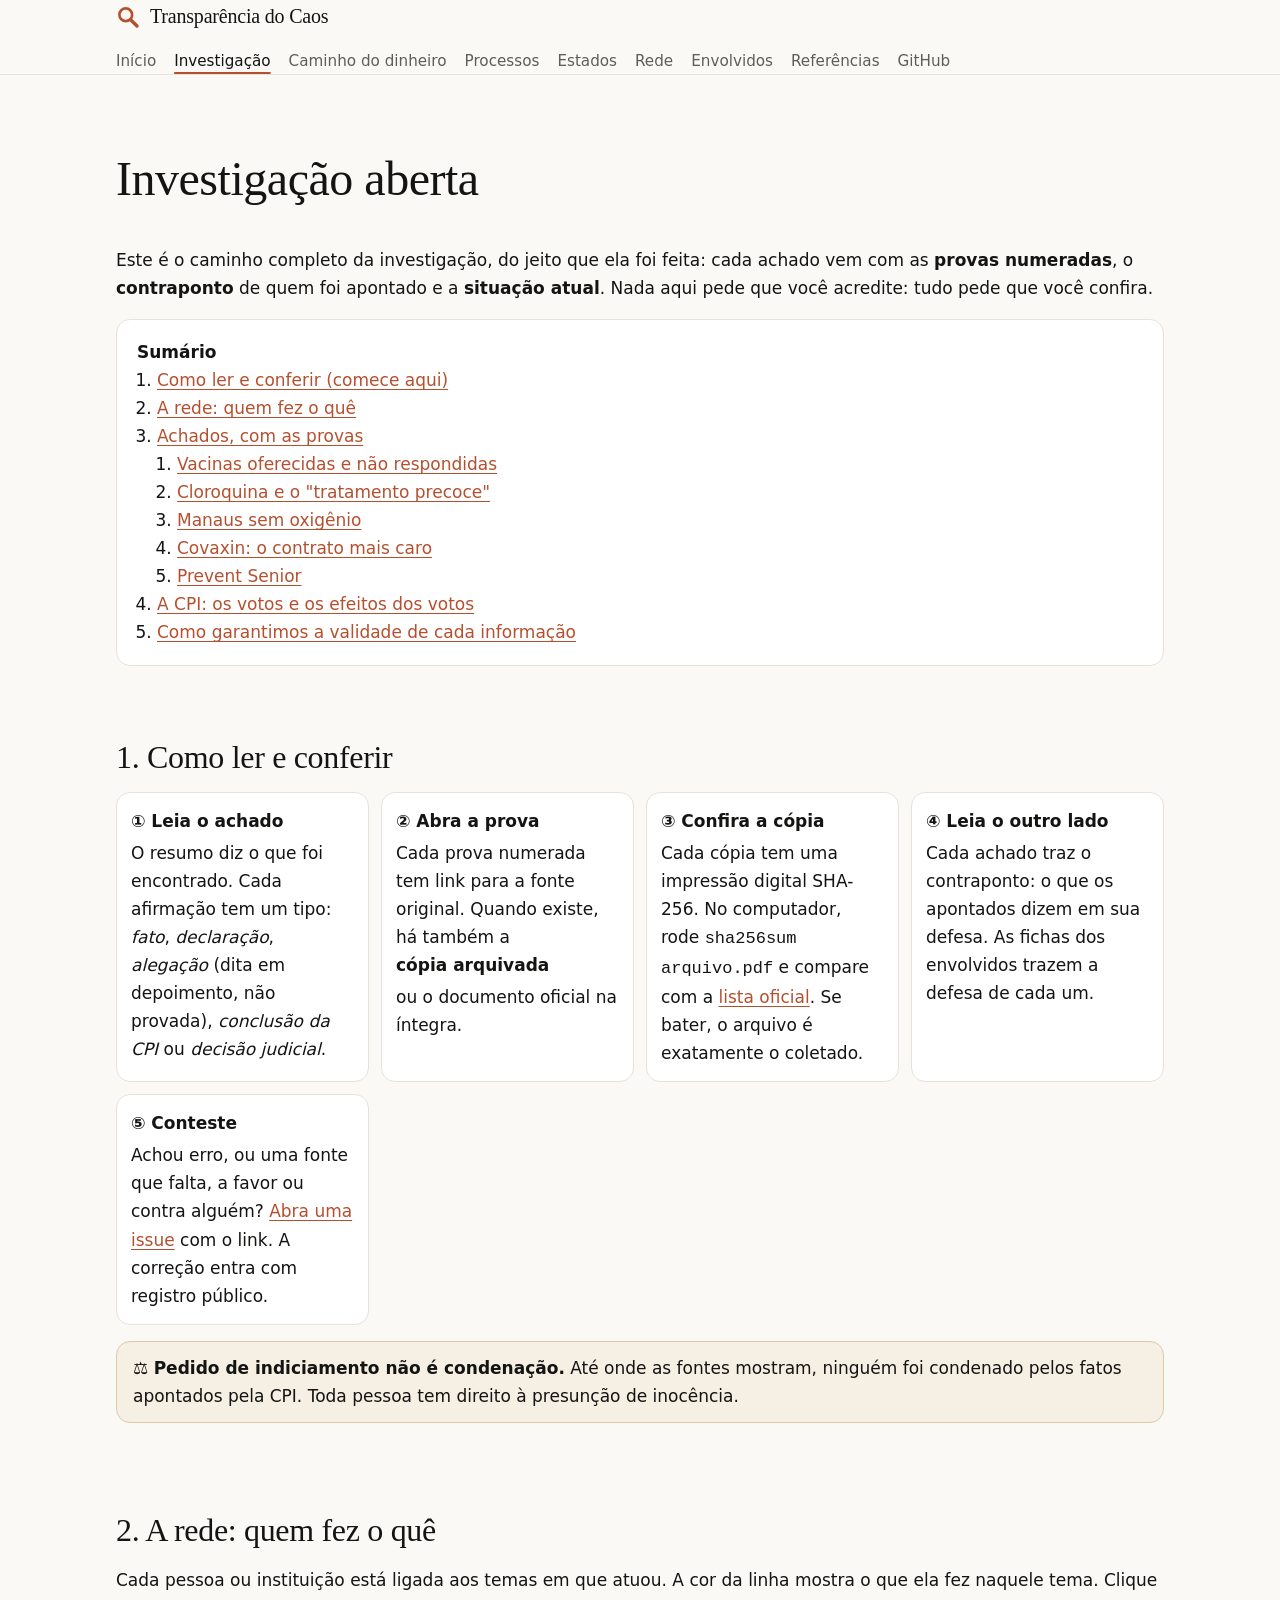
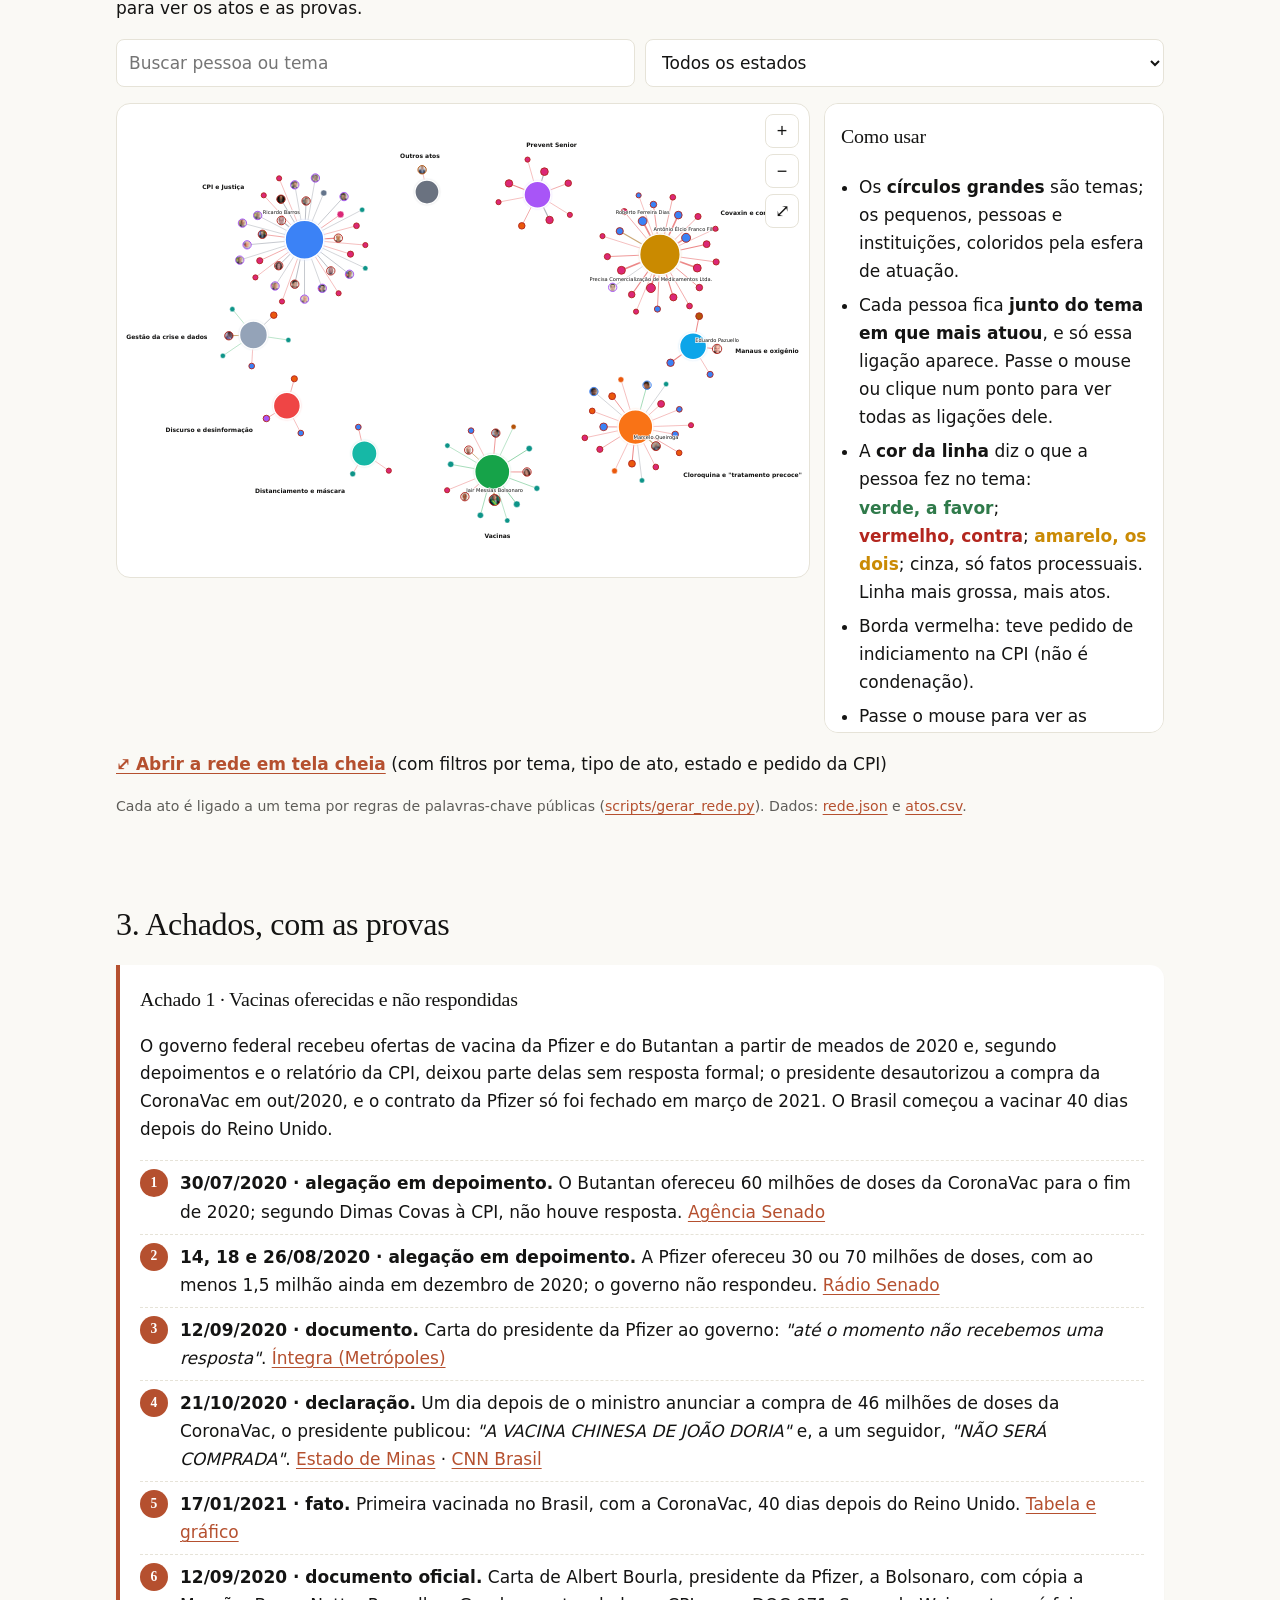
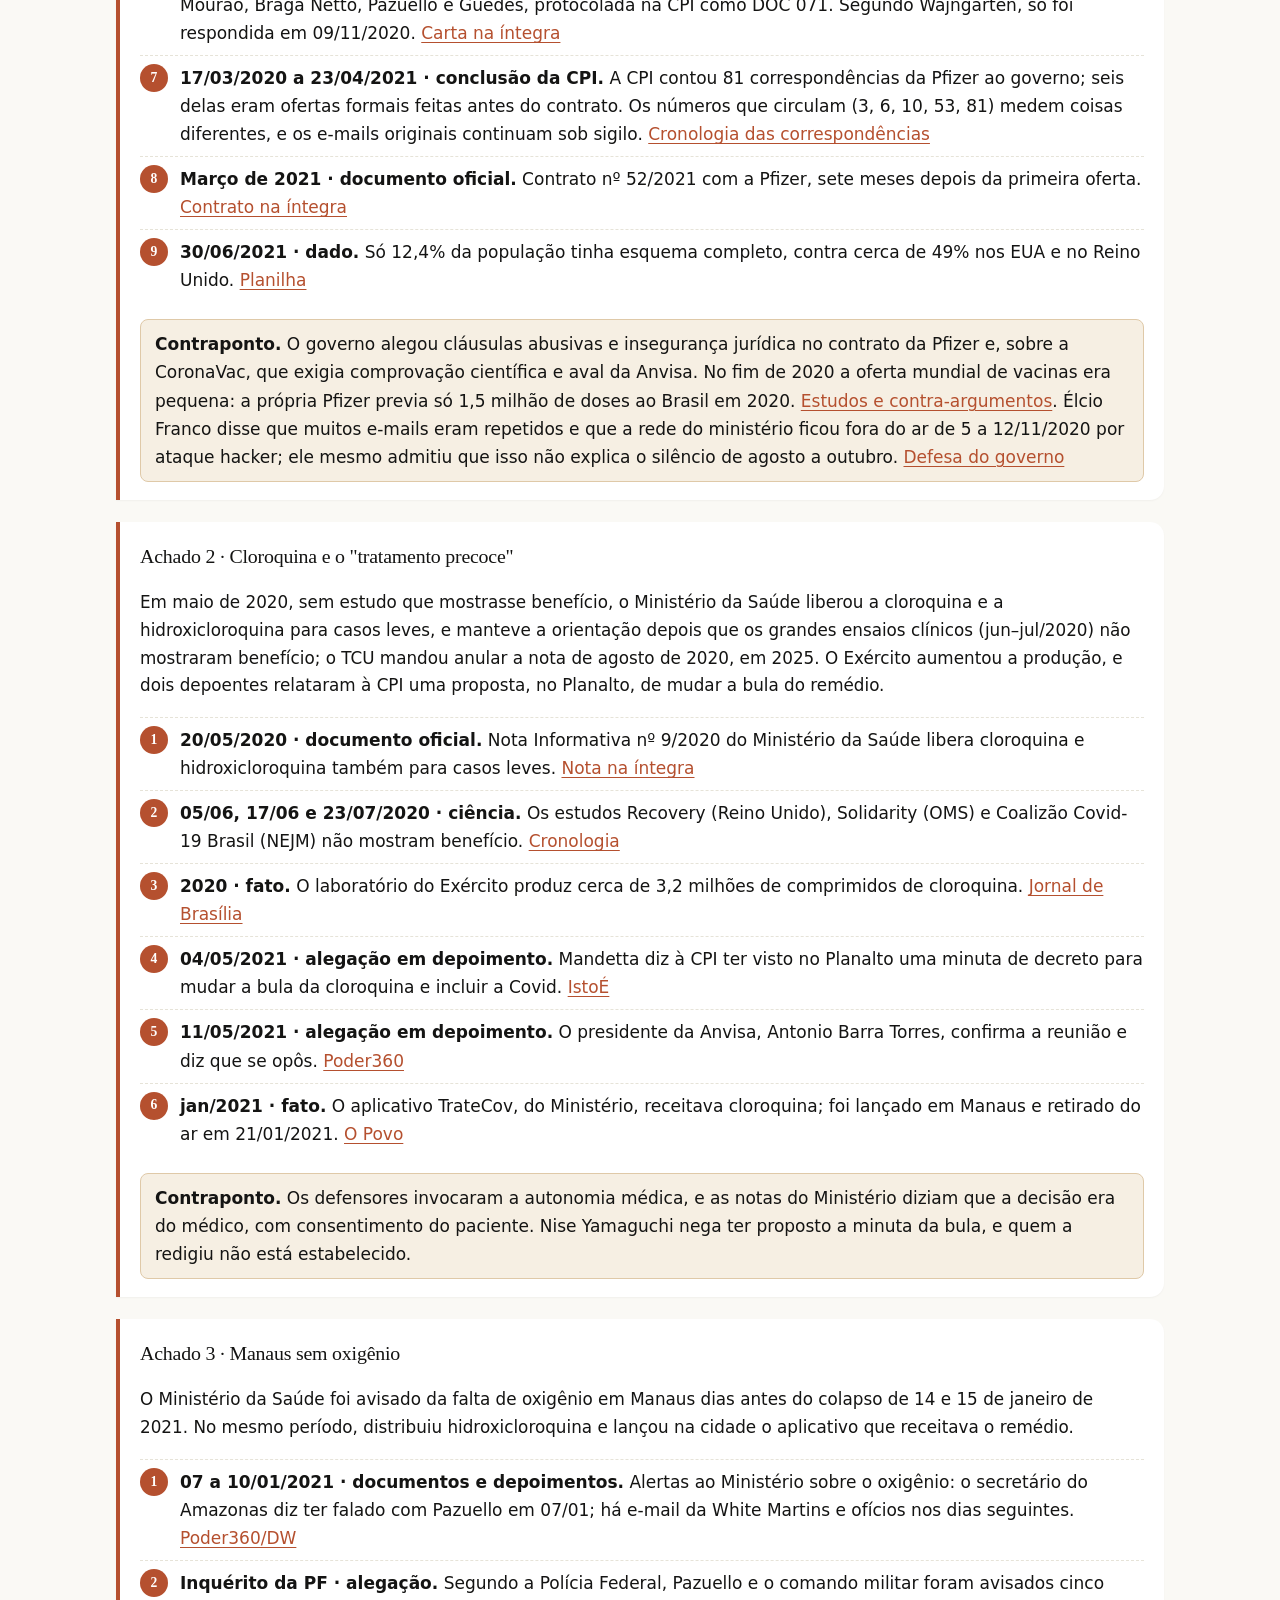
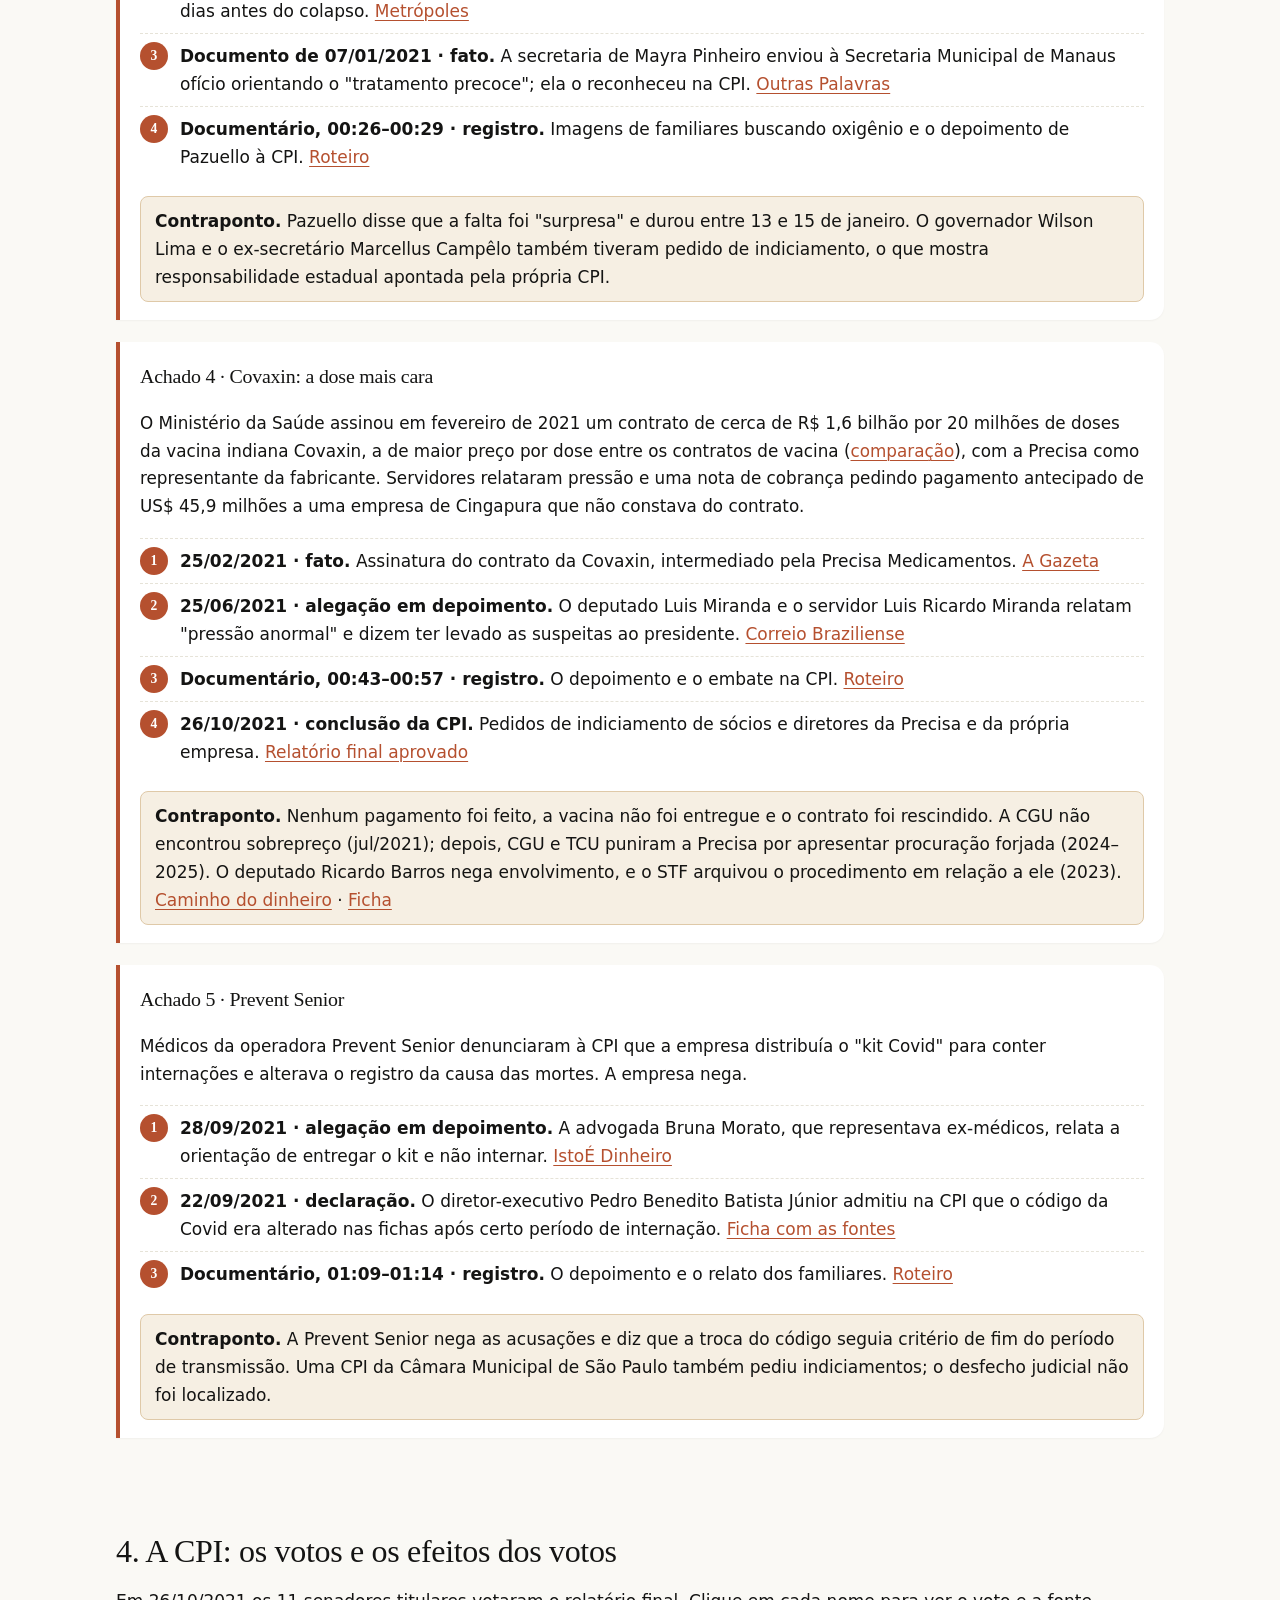
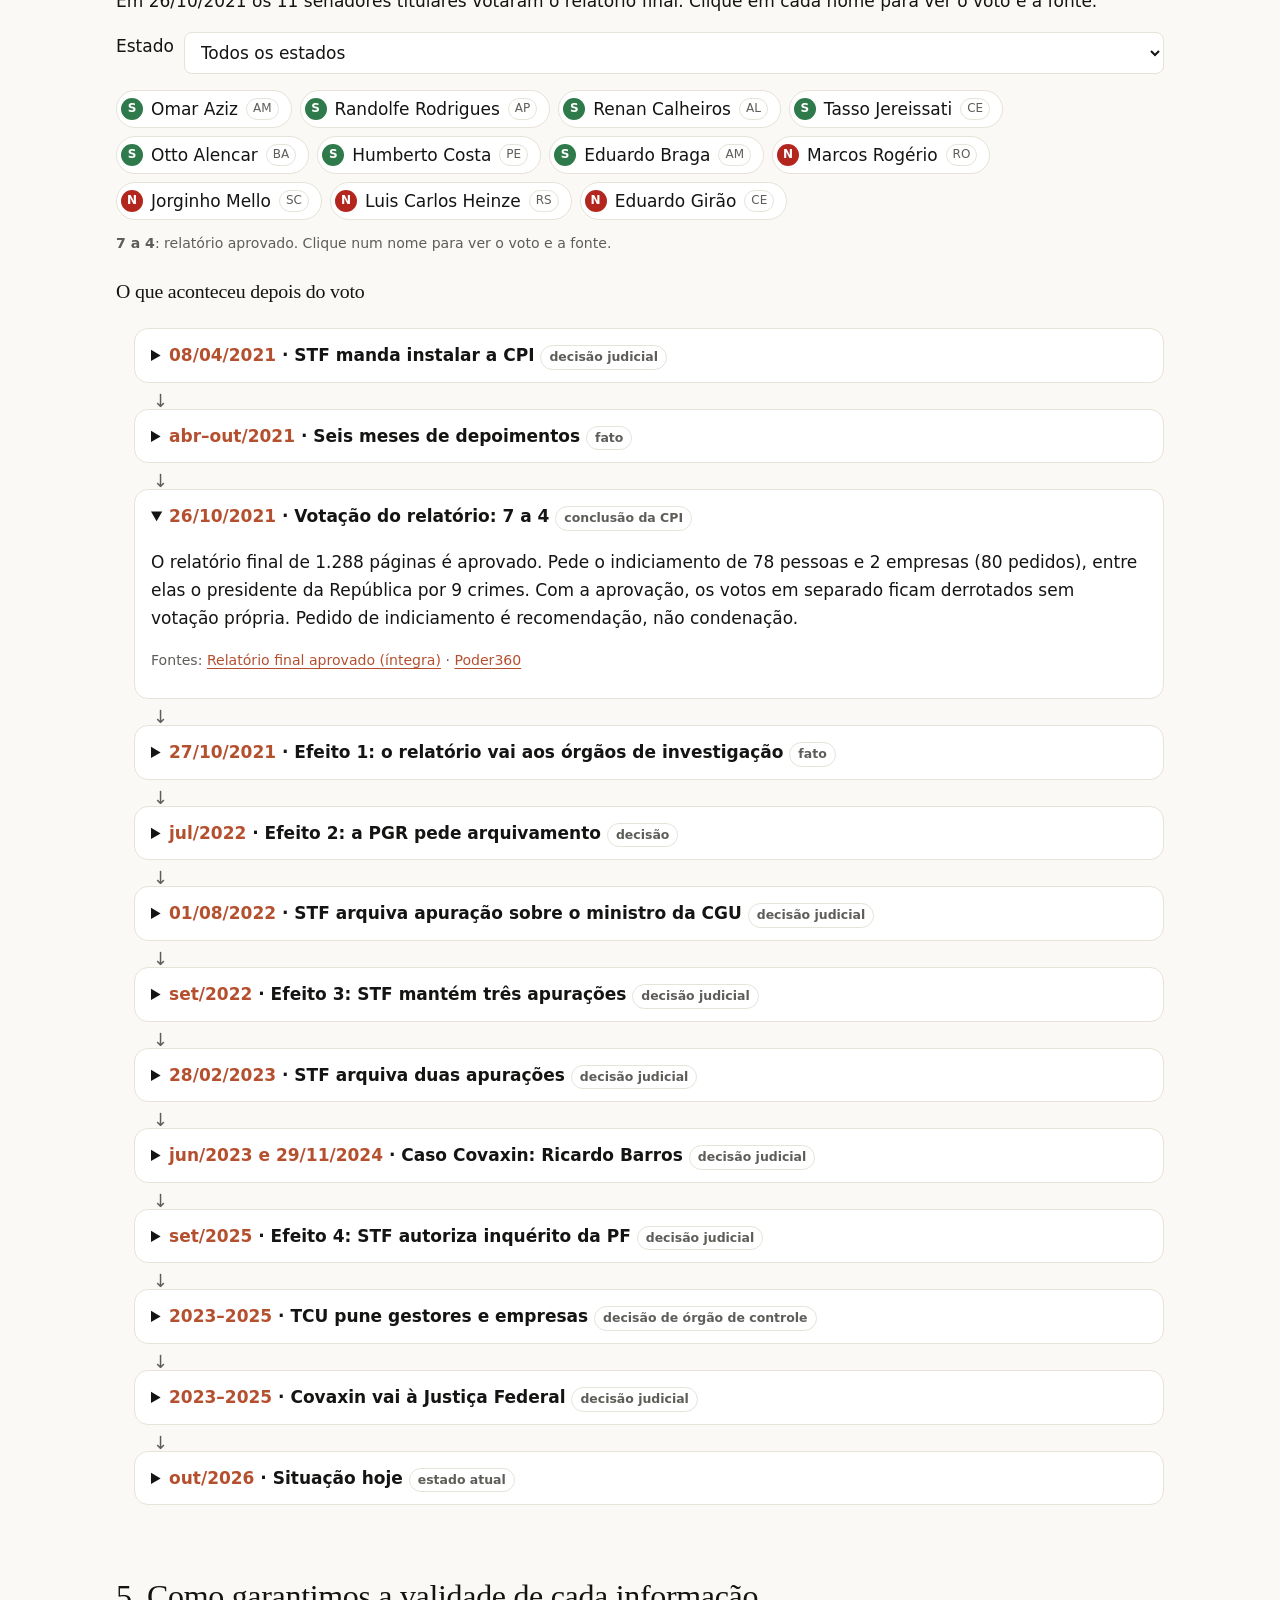
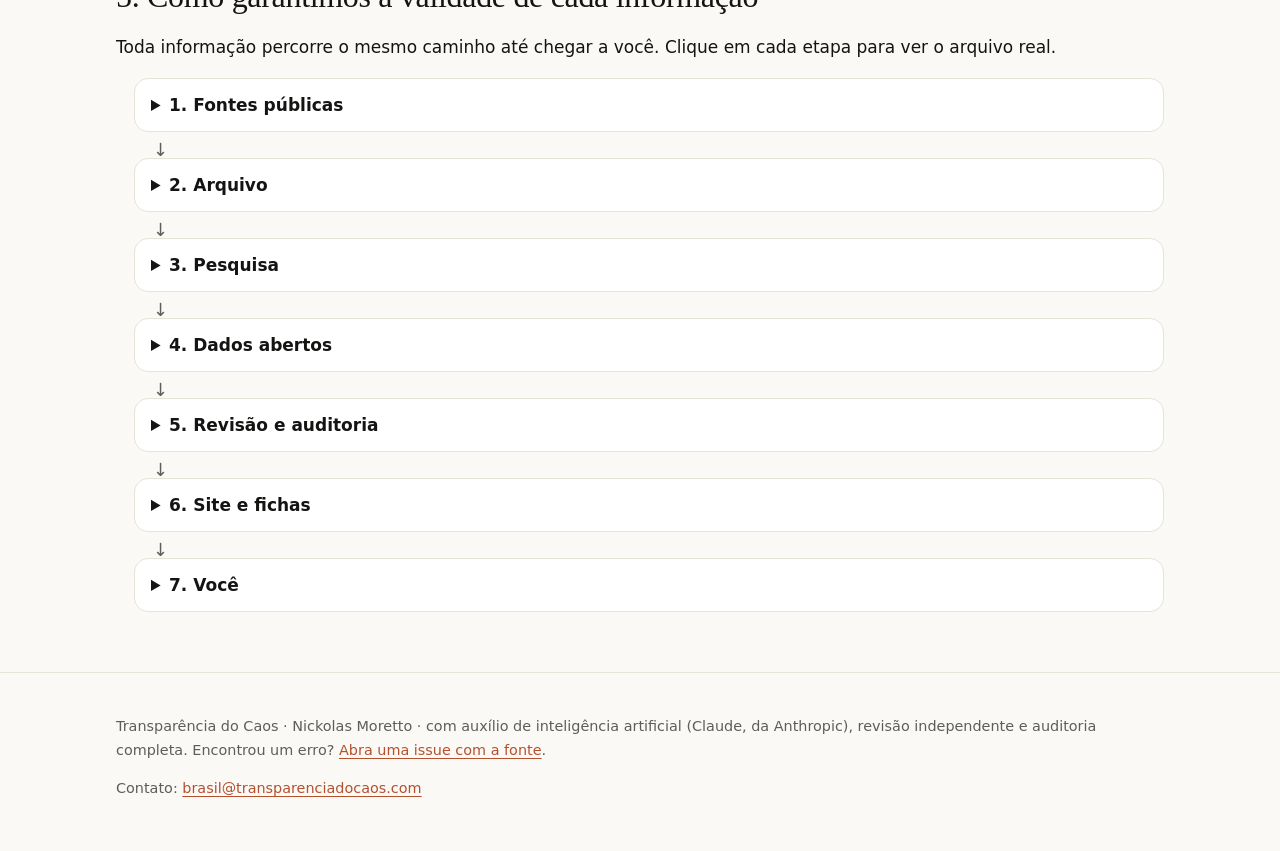
<file: investigacao.html>
<!doctype html>
<html lang="pt-BR" data-tema="claro">
<head>
<meta charset="utf-8">
<meta name="viewport" content="width=device-width, initial-scale=1">
<meta name="referrer" content="strict-origin-when-cross-origin">
<meta http-equiv="X-Content-Type-Options" content="nosniff">
<title>Investigação — Transparência do Caos</title>
<meta name="description" content="Investigação aberta sobre a gestão federal da Covid-19: rede de conexões, achados com provas encadeadas, votos da CPI e seus efeitos.">
<meta property="og:type" content="website">
<meta property="og:site_name" content="Transparência do Caos">
<meta property="og:title" content="Investigação — Transparência do Caos">
<meta property="og:description" content="Investigação aberta sobre a gestão federal da Covid-19: rede de conexões, achados com provas encadeadas, votos da CPI e seus efeitos.">
<meta property="og:url" content="https://transparenciadocaos.com/investigacao.html">
<meta property="og:image" content="https://transparenciadocaos.com/assets/marca/compartilhar.png">
<meta property="og:image:width" content="1200">
<meta property="og:image:height" content="630">
<meta property="og:image:alt" content="Lupa e o nome Transparência do Caos sobre fundo claro">
<meta name="twitter:card" content="summary_large_image">
<link rel="canonical" href="https://transparenciadocaos.com/investigacao.html">
<link rel="icon" href="assets/marca/favicon.svg" type="image/svg+xml">
<link rel="stylesheet" href="assets/css/estilo.css">
<script type="application/ld+json">
{
 "@context": "https://schema.org",
 "@type": "WebPage",
 "url": "https://transparenciadocaos.com/investigacao.html",
 "name": "Investigação — Transparência do Caos",
 "description": "Investigação aberta sobre a gestão federal da Covid-19: rede de conexões, achados com provas encadeadas, votos da CPI e seus efeitos.",
 "inLanguage": "pt-BR",
 "dateModified": "2026-10-25",
 "author": {
  "@type": "Person",
  "name": "Nickolas Moretto",
  "url": "https://github.com/nk-ls",
  "email": "brasil@transparenciadocaos.com"
 },
 "publisher": {
  "@type": "Organization",
  "name": "Transparência do Caos",
  "url": "https://transparenciadocaos.com/",
  "email": "brasil@transparenciadocaos.com",
  "logo": "https://transparenciadocaos.com/assets/marca/compartilhar.png",
  "sameAs": [
   "https://github.com/nk-ls/anatomia-do-caos",
   "https://github.com/nk-ls/anatomia-do-caos-fontes"
  ]
 },
 "isPartOf": {
  "@type": "WebSite",
  "url": "https://transparenciadocaos.com/",
  "name": "Transparência do Caos"
 },
 "breadcrumb": {
  "@type": "BreadcrumbList",
  "itemListElement": [
   {
    "@type": "ListItem",
    "position": 1,
    "name": "Início",
    "item": "https://transparenciadocaos.com/"
   },
   {
    "@type": "ListItem",
    "position": 2,
    "name": "Investigação",
    "item": "https://transparenciadocaos.com/investigacao.html"
   }
  ]
 }
}
</script>
</head>
<body>
<header class="topo">
  <div class="conteiner">
    <a class="marca" href="index.html">Transparência do Caos</a>
    <nav class="nav" aria-label="Principal">
      <a href="index.html">Início</a>
      <a href="investigacao.html" aria-current="page">Investigação</a>
      <a href="dinheiro.html">Caminho do dinheiro</a>
      <a href="processos.html">Processos</a>
        <a href="estados.html">Estados</a>
      <a href="rede.html">Rede</a>
      <a href="envolvidos.html">Envolvidos</a>
      <a href="referencias.html">Referências</a>
      <a href="https://github.com/nk-ls/anatomia-do-caos">GitHub</a>
    </nav>
  </div>
</header>

<main class="conteiner">
<section>
  <h1>Investigação aberta</h1>
  <p>Este é o caminho completo da investigação, do jeito que ela foi feita: cada achado vem com as <strong>provas numeradas</strong>, o <strong>contraponto</strong> de quem foi apontado e a <strong>situação atual</strong>. Nada aqui pede que você acredite: tudo pede que você confira.</p>

  <nav class="sumario" aria-label="Sumário">
    <strong>Sumário</strong>
    <ol>
      <li><a href="#guia">Como ler e conferir (comece aqui)</a></li>
      <li><a href="#rede">A rede: quem fez o quê</a></li>
      <li><a href="#achados">Achados, com as provas</a>
        <ol>
          <li><a href="#a1">Vacinas oferecidas e não respondidas</a></li>
          <li><a href="#a2">Cloroquina e o "tratamento precoce"</a></li>
          <li><a href="#a3">Manaus sem oxigênio</a></li>
          <li><a href="#a4">Covaxin: o contrato mais caro</a></li>
          <li><a href="#a5">Prevent Senior</a></li>
        </ol>
      </li>
      <li><a href="#votos">A CPI: os votos e os efeitos dos votos</a></li>
      <li><a href="#sistema">Como garantimos a validade de cada informação</a></li>
    </ol>
  </nav>
</section>

<section id="guia">
  <h2>1. Como ler e conferir</h2>
  <div class="passos">
    <div class="passo"><strong>① Leia o achado</strong>O resumo diz o que foi encontrado. Cada afirmação tem um tipo: <em>fato</em>, <em>declaração</em>, <em>alegação</em> (dita em depoimento, não provada), <em>conclusão da CPI</em> ou <em>decisão judicial</em>.</div>
    <div class="passo"><strong>② Abra a prova</strong>Cada prova numerada tem link para a fonte original. Quando existe, há também a <strong>cópia arquivada</strong> ou o documento oficial na íntegra.</div>
    <div class="passo"><strong>③ Confira a cópia</strong>Cada cópia tem uma impressão digital SHA-256. No computador, rode <code>sha256sum arquivo.pdf</code> e compare com a <a href="https://github.com/nk-ls/anatomia-do-caos-fontes/blob/main/documentos/SHA256SUMS">lista oficial</a>. Se bater, o arquivo é exatamente o coletado.</div>
    <div class="passo"><strong>④ Leia o outro lado</strong>Cada achado traz o contraponto: o que os apontados dizem em sua defesa. As fichas dos envolvidos trazem a defesa de cada um.</div>
    <div class="passo"><strong>⑤ Conteste</strong>Achou erro, ou uma fonte que falta, a favor ou contra alguém? <a href="https://github.com/nk-ls/anatomia-do-caos/issues">Abra uma issue</a> com o link. A correção entra com registro público.</div>
  </div>
  <p class="aviso">⚖️ <strong>Pedido de indiciamento não é condenação.</strong> Até onde as fontes mostram, ninguém foi condenado pelos fatos apontados pela CPI. Toda pessoa tem direito à presunção de inocência.</p>
</section>

<section id="rede">
  <h2>2. A rede: quem fez o quê</h2>
  <p>Cada pessoa ou instituição está ligada aos temas em que atuou. A cor da linha mostra o que ela fez naquele tema. Clique para ver os atos e as provas.</p>
  <p class="filtros"><label for="rede-busca" hidden>Buscar pessoa</label><input id="rede-busca" list="rede-nomes" placeholder="Buscar pessoa ou tema" autocomplete="off"><datalist id="rede-nomes"></datalist>
    <label for="rede-uf" hidden>Estado</label><select id="rede-uf"><option value="">Todos os estados</option><option value="Federal">Atuação federal ou nacional</option></select></p>
  <div class="rede">
    <div class="rede-quadro" id="rede-quadro"><p class="nota" style="color:#e5e7eb;padding:16px">Carregando a rede…</p></div>
    <aside class="rede-painel" id="rede-painel" aria-live="polite"></aside>
  </div>
  <p><a class="botao-claro" href="rede.html"><strong>⤢ Abrir a rede em tela cheia</strong></a> (com filtros por tema, tipo de ato, estado e pedido da CPI)</p>
  <p class="nota">Cada ato é ligado a um tema por regras de palavras-chave públicas (<a href="https://github.com/nk-ls/anatomia-do-caos/blob/main/scripts/gerar_rede.py">scripts/gerar_rede.py</a>). Dados: <a href="dados/rede.json">rede.json</a> e <a href="dados/atos.csv">atos.csv</a>.</p>
</section>

<section id="achados">
  <h2>3. Achados, com as provas</h2>

  <article class="achado" id="a1">
    <h3>Achado 1 · Vacinas oferecidas e não respondidas</h3>
    <p class="resumo">O governo federal recebeu ofertas de vacina da Pfizer e do Butantan a partir de meados de 2020 e, segundo depoimentos e o relatório da CPI, deixou parte delas sem resposta formal; o presidente desautorizou a compra da CoronaVac em out/2020, e o contrato da Pfizer só foi fechado em março de 2021. O Brasil começou a vacinar 40 dias depois do Reino Unido.</p>
    <ol class="provas">
      <li><strong>30/07/2020 · alegação em depoimento.</strong> O Butantan ofereceu 60 milhões de doses da CoronaVac para o fim de 2020; segundo Dimas Covas à CPI, não houve resposta. <a href="https://www12.senado.leg.br/noticias/materias/2021/05/27/brasil-poderia-ter-sido-primeiro-do-mundo-a-vacinar-afirma-dimas-covas-a-cpi">Agência Senado</a></li>
      <li><strong>14, 18 e 26/08/2020 · alegação em depoimento.</strong> A Pfizer ofereceu 30 ou 70 milhões de doses, com ao menos 1,5 milhão ainda em dezembro de 2020; o governo não respondeu. <a href="https://www12.senado.leg.br/radio/1/noticia/2021/05/13/pfizer-proposta-de-70-milhoes-de-doses-em-agosto-nao-teve-resposta-do-governo">Rádio Senado</a></li>
      <li><strong>12/09/2020 · documento.</strong> Carta do presidente da Pfizer ao governo: <em>"até o momento não recebemos uma resposta"</em>. <a href="https://www.metropoles.com/brasil/politica-brasil/leia-a-integra-da-carta-enviada-pela-pfizer-a-bolsonaro-sobre-vacinas">Íntegra (Metrópoles)</a></li>
      <li><strong>21/10/2020 · declaração.</strong> Um dia depois de o ministro anunciar a compra de 46 milhões de doses da CoronaVac, o presidente publicou: <em>"A VACINA CHINESA DE JOÃO DORIA"</em> e, a um seguidor, <em>"NÃO SERÁ COMPRADA"</em>. <a href="https://www.em.com.br/app/noticia/politica/2020/10/21/interna_politica,1196655/povo-brasileiro-nao-sera-cobaia-diz-bolsonaro-sobre-vacina-chinesa.shtml">Estado de Minas</a> · <a href="https://www.cnnbrasil.com.br/saude/nao-sera-comprada-diz-bolsonaro-nas-redes-sobre-coronavac/">CNN Brasil</a></li>
      <li><strong>17/01/2021 · fato.</strong> Primeira vacinada no Brasil, com a CoronaVac, 40 dias depois do Reino Unido. <a href="index.html#t-vacina">Tabela e gráfico</a></li>
      <li><strong>12/09/2020 · documento oficial.</strong> Carta de Albert Bourla, presidente da Pfizer, a Bolsonaro, com cópia a Mourão, Braga Netto, Pazuello e Guedes, protocolada na CPI como DOC 071. Segundo Wajngarten, só foi respondida em 09/11/2020. <a href="https://github.com/nk-ls/anatomia-do-caos-fontes/blob/main/documentos/pfizer_desvios/a_pfizer/CPI_DOC071_Wajngarten_carta_Pfizer_Bourla_2020-09-12.pdf">Carta na íntegra</a></li>
      <li><strong>17/03/2020 a 23/04/2021 · conclusão da CPI.</strong> A CPI contou 81 correspondências da Pfizer ao governo; seis delas eram ofertas formais feitas antes do contrato. Os números que circulam (3, 6, 10, 53, 81) medem coisas diferentes, e os e-mails originais continuam sob sigilo. <a href="https://github.com/nk-ls/anatomia-do-caos/blob/main/docs/pfizer-e-desvios.md">Cronologia das correspondências</a></li>
      <li><strong>Março de 2021 · documento oficial.</strong> Contrato nº 52/2021 com a Pfizer, sete meses depois da primeira oferta. <a href="https://github.com/nk-ls/anatomia-do-caos-fontes/blob/main/documentos/contrato_pfizer_2021-03-19.pdf">Contrato na íntegra</a></li>
      <li><strong>30/06/2021 · dado.</strong> Só 12,4% da população tinha esquema completo, contra cerca de 49% nos EUA e no Reino Unido. <a href="dados/covid_paises.csv">Planilha</a></li>
    </ol>
    <div class="contraponto"><strong>Contraponto.</strong> O governo alegou cláusulas abusivas e insegurança jurídica no contrato da Pfizer e, sobre a CoronaVac, que exigia comprovação científica e aval da Anvisa. No fim de 2020 a oferta mundial de vacinas era pequena: a própria Pfizer previa só 1,5 milhão de doses ao Brasil em 2020. <a href="https://github.com/nk-ls/anatomia-do-caos/blob/main/docs/estudos.md">Estudos e contra-argumentos</a>. Élcio Franco disse que muitos e-mails eram repetidos e que a rede do ministério ficou fora do ar de 5 a 12/11/2020 por ataque hacker; ele mesmo admitiu que isso não explica o silêncio de agosto a outubro. <a href="https://github.com/nk-ls/anatomia-do-caos/blob/main/docs/pfizer-e-desvios.md#a4-defesa-do-governo-com-fonte">Defesa do governo</a></div>
  </article>

  <article class="achado" id="a2">
    <h3>Achado 2 · Cloroquina e o "tratamento precoce"</h3>
    <p class="resumo">Em maio de 2020, sem estudo que mostrasse benefício, o Ministério da Saúde liberou a cloroquina e a hidroxicloroquina para casos leves, e manteve a orientação depois que os grandes ensaios clínicos (jun–jul/2020) não mostraram benefício; o TCU mandou anular a nota de agosto de 2020, em 2025. O Exército aumentou a produção, e dois depoentes relataram à CPI uma proposta, no Planalto, de mudar a bula do remédio.</p>
    <ol class="provas">
      <li><strong>20/05/2020 · documento oficial.</strong> Nota Informativa nº 9/2020 do Ministério da Saúde libera cloroquina e hidroxicloroquina também para casos leves. <a href="https://github.com/nk-ls/anatomia-do-caos-fontes/blob/main/documentos/ms_nota_informativa_9-2020_cloroquina_2020-05-20.pdf">Nota na íntegra</a></li>
      <li><strong>05/06, 17/06 e 23/07/2020 · ciência.</strong> Os estudos Recovery (Reino Unido), Solidarity (OMS) e Coalizão Covid-19 Brasil (NEJM) não mostram benefício. <a href="https://github.com/nk-ls/anatomia-do-caos/blob/main/docs/cronologia.md">Cronologia</a></li>
      <li><strong>2020 · fato.</strong> O laboratório do Exército produz cerca de 3,2 milhões de comprimidos de cloroquina. <a href="https://jornaldebrasilia.com.br/noticias/brasil/processo-sobre-producao-de-cloroquina-pelo-exercito-esta-parado-ha-mais-de-3-anos-no-tcu/">Jornal de Brasília</a></li>
      <li><strong>04/05/2021 · alegação em depoimento.</strong> Mandetta diz à CPI ter visto no Planalto uma minuta de decreto para mudar a bula da cloroquina e incluir a Covid. <a href="https://istoe.com.br/mandetta-havia-decreto-presidencial-para-que-se-mudasse-a-bula-da-cloroquina">IstoÉ</a></li>
      <li><strong>11/05/2021 · alegação em depoimento.</strong> O presidente da Anvisa, Antonio Barra Torres, confirma a reunião e diz que se opôs. <a href="https://www.poder360.com.br/congresso/barra-torres-diz-que-nise-yamaguchi-apoiou-mudanca-na-bula-da-cloroquina/">Poder360</a></li>
      <li><strong>jan/2021 · fato.</strong> O aplicativo TrateCov, do Ministério, receitava cloroquina; foi lançado em Manaus e retirado do ar em 21/01/2021. <a href="https://www.opovo.com.br/noticias/saude/2021/01/21/ministerio-da-saude-retira-do-ar-aplicativo-tratecovid.html">O Povo</a></li>
    </ol>
    <div class="contraponto"><strong>Contraponto.</strong> Os defensores invocaram a autonomia médica, e as notas do Ministério diziam que a decisão era do médico, com consentimento do paciente. Nise Yamaguchi nega ter proposto a minuta da bula, e quem a redigiu não está estabelecido.</div>
  </article>

  <article class="achado" id="a3">
    <h3>Achado 3 · Manaus sem oxigênio</h3>
    <p class="resumo">O Ministério da Saúde foi avisado da falta de oxigênio em Manaus dias antes do colapso de 14 e 15 de janeiro de 2021. No mesmo período, distribuiu hidroxicloroquina e lançou na cidade o aplicativo que receitava o remédio.</p>
    <ol class="provas">
      <li><strong>07 a 10/01/2021 · documentos e depoimentos.</strong> Alertas ao Ministério sobre o oxigênio: o secretário do Amazonas diz ter falado com Pazuello em 07/01; há e-mail da White Martins e ofícios nos dias seguintes. <a href="https://www.poder360.com.br/brasil/a-sucessao-erros-manaus-dw/">Poder360/DW</a></li>
      <li><strong>Inquérito da PF · alegação.</strong> Segundo a Polícia Federal, Pazuello e o comando militar foram avisados cinco dias antes do colapso. <a href="https://www.metropoles.com/brasil/pf-pazuello-e-exercito-ignoraram-pedidos-de-ajuda-a-manaus">Metrópoles</a></li>
      <li><strong>Documento de 07/01/2021 · fato.</strong> A secretaria de Mayra Pinheiro enviou à Secretaria Municipal de Manaus ofício orientando o "tratamento precoce"; ela o reconheceu na CPI. <a href="https://outraspalavras.net/outrasaude/mayra-pinheiro-na-cpi/">Outras Palavras</a></li>
      <li><strong>Documentário, 00:26–00:29 · registro.</strong> Imagens de familiares buscando oxigênio e o depoimento de Pazuello à CPI. <a href="https://github.com/nk-ls/anatomia-do-caos/blob/main/docs/documentario.md">Roteiro</a></li>
    </ol>
    <div class="contraponto"><strong>Contraponto.</strong> Pazuello disse que a falta foi "surpresa" e durou entre 13 e 15 de janeiro. O governador Wilson Lima e o ex-secretário Marcellus Campêlo também tiveram pedido de indiciamento, o que mostra responsabilidade estadual apontada pela própria CPI.</div>
  </article>

  <article class="achado" id="a4">
    <h3>Achado 4 · Covaxin: a dose mais cara</h3>
    <p class="resumo">O Ministério da Saúde assinou em fevereiro de 2021 um contrato de cerca de R$ 1,6 bilhão por 20 milhões de doses da vacina indiana Covaxin, a de maior preço por dose entre os contratos de vacina (<a href="dinheiro.html#quanto">comparação</a>), com a Precisa como representante da fabricante. Servidores relataram pressão e uma nota de cobrança pedindo pagamento antecipado de US$ 45,9 milhões a uma empresa de Cingapura que não constava do contrato.</p>
    <ol class="provas">
      <li><strong>25/02/2021 · fato.</strong> Assinatura do contrato da Covaxin, intermediado pela Precisa Medicamentos. <a href="https://www.agazeta.com.br/brasil/entenda-como-o-depoimento-dos-irmaos-miranda-na-cpi-complica-bolsonaro-0621">A Gazeta</a></li>
      <li><strong>25/06/2021 · alegação em depoimento.</strong> O deputado Luis Miranda e o servidor Luis Ricardo Miranda relatam "pressão anormal" e dizem ter levado as suspeitas ao presidente. <a href="https://www.correiobraziliense.com.br/politica/2021/06/amp/4933866-cpi-da-covid-irmaos-miranda-reforcam-indicios-de-corrupcao-na-covaxin.html">Correio Braziliense</a></li>
      <li><strong>Documentário, 00:43–00:57 · registro.</strong> O depoimento e o embate na CPI. <a href="https://github.com/nk-ls/anatomia-do-caos/blob/main/docs/documentario.md">Roteiro</a></li>
      <li><strong>26/10/2021 · conclusão da CPI.</strong> Pedidos de indiciamento de sócios e diretores da Precisa e da própria empresa. <a href="https://github.com/nk-ls/anatomia-do-caos-fontes/blob/main/documentos/cpi_relatorio_final_aprovado_2021-10-26.pdf">Relatório final aprovado</a></li>
    </ol>
    <div class="contraponto"><strong>Contraponto.</strong> Nenhum pagamento foi feito, a vacina não foi entregue e o contrato foi rescindido. A CGU não encontrou sobrepreço (jul/2021); depois, CGU e TCU puniram a Precisa por apresentar procuração forjada (2024–2025). O deputado Ricardo Barros nega envolvimento, e o STF arquivou o procedimento em relação a ele (2023). <a href="dinheiro.html#caso-covaxin">Caminho do dinheiro</a> · <a href="envolvidos.html?id=ricardo-barros">Ficha</a></div>
  </article>

  <article class="achado" id="a5">
    <h3>Achado 5 · Prevent Senior</h3>
    <p class="resumo">Médicos da operadora Prevent Senior denunciaram à CPI que a empresa distribuía o "kit Covid" para conter internações e alterava o registro da causa das mortes. A empresa nega.</p>
    <ol class="provas">
      <li><strong>28/09/2021 · alegação em depoimento.</strong> A advogada Bruna Morato, que representava ex-médicos, relata a orientação de entregar o kit e não internar. <a href="https://istoedinheiro.com.br/advogada-aponta-pacto-entre-governo-e-prevent-senior-por-kit-covid">IstoÉ Dinheiro</a></li>
      <li><strong>22/09/2021 · declaração.</strong> O diretor-executivo Pedro Benedito Batista Júnior admitiu na CPI que o código da Covid era alterado nas fichas após certo período de internação. <a href="envolvidos.html?id=pedro-benedito-batista">Ficha com as fontes</a></li>
      <li><strong>Documentário, 01:09–01:14 · registro.</strong> O depoimento e o relato dos familiares. <a href="https://github.com/nk-ls/anatomia-do-caos/blob/main/docs/documentario.md">Roteiro</a></li>
    </ol>
    <div class="contraponto"><strong>Contraponto.</strong> A Prevent Senior nega as acusações e diz que a troca do código seguia critério de fim do período de transmissão. Uma CPI da Câmara Municipal de São Paulo também pediu indiciamentos; o desfecho judicial não foi localizado.</div>
  </article>
</section>

<section id="votos">
  <h2>4. A CPI: os votos e os efeitos dos votos</h2>
  <p>Em 26/10/2021 os 11 senadores titulares votaram o relatório final. Clique em cada nome para ver o voto e a fonte.</p>
  <p class="filtros"><label for="voto-uf">Estado</label> <select id="voto-uf"><option value="">Todos os estados</option></select></p>
  <div class="plenario" id="plenario"></div>
  <div id="voto-detalhe" class="nota" aria-live="polite"></div>
  <h3>O que aconteceu depois do voto</h3>
  <div class="fluxo" id="caminho"></div>
</section>

<section id="sistema">
  <h2>5. Como garantimos a validade de cada informação</h2>
  <p>Toda informação percorre o mesmo caminho até chegar a você. Clique em cada etapa para ver o arquivo real.</p>
  <div class="fluxo" id="fluxo-sistema"></div>
</section>
</main>

<footer class="rodape">
  <div class="conteiner">
    <p>Transparência do Caos · Nickolas Moretto · com auxílio de inteligência artificial (Claude, da Anthropic), revisão independente e auditoria completa. Encontrou um erro? <a href="https://github.com/nk-ls/anatomia-do-caos/issues">Abra uma issue com a fonte</a>.</p>
    <p class="contato">Contato: <a href="mailto:brasil@transparenciadocaos.com">brasil@transparenciadocaos.com</a></p>
  </div>
</footer>
<script type="module" src="assets/js/investigacao.js"></script>
</body>
</html>
</file>
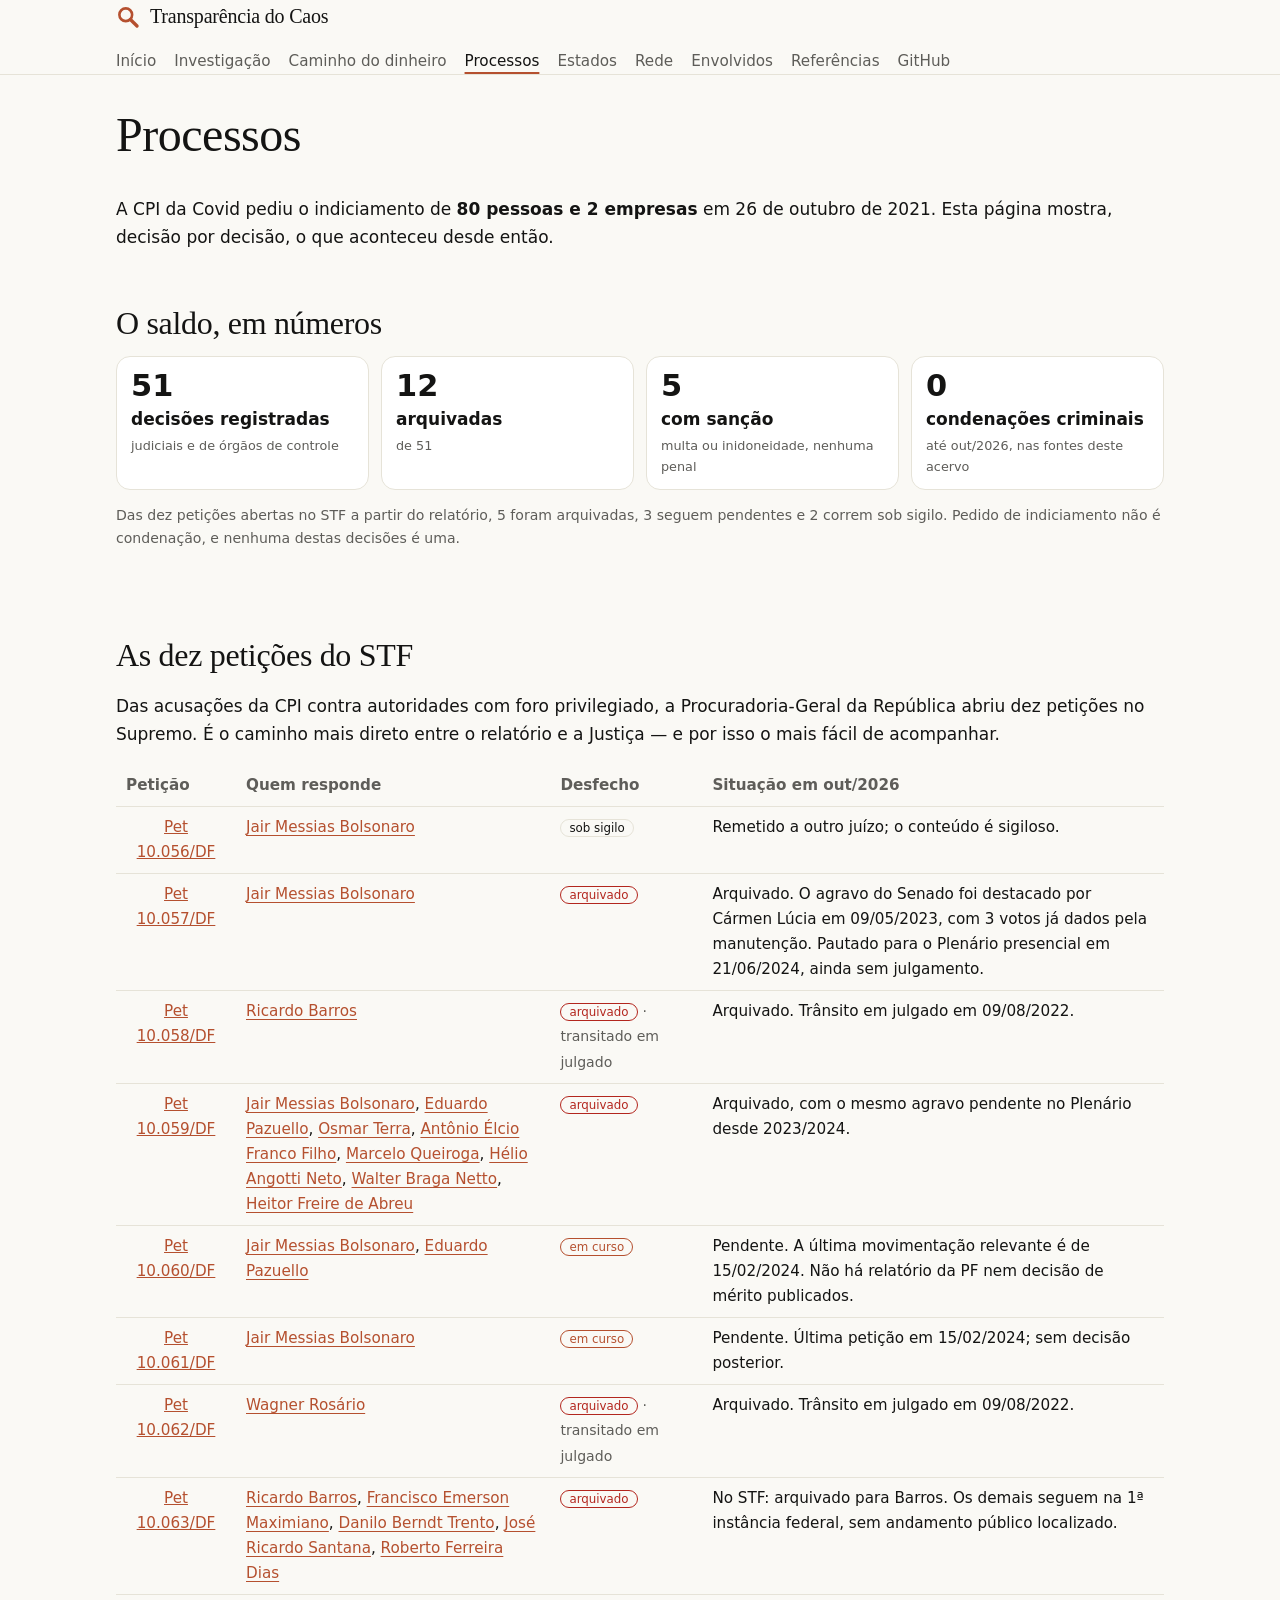
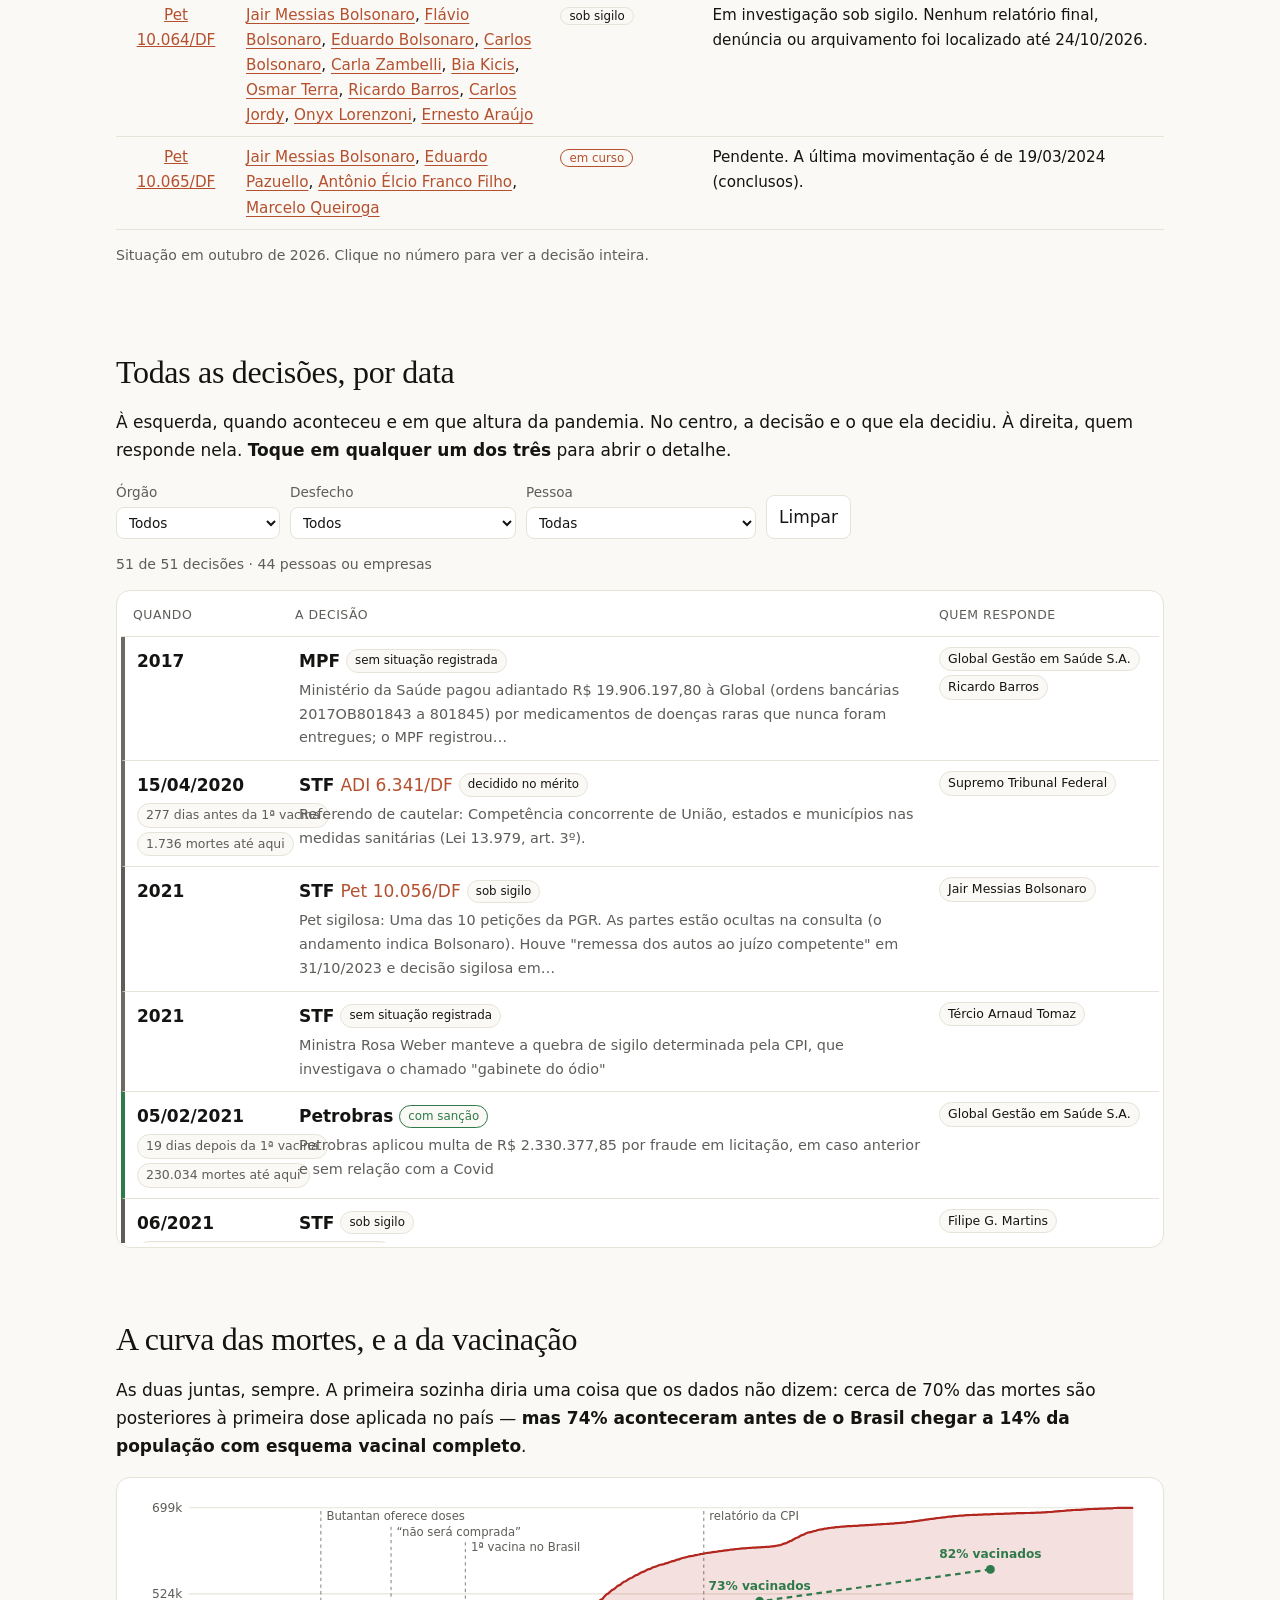
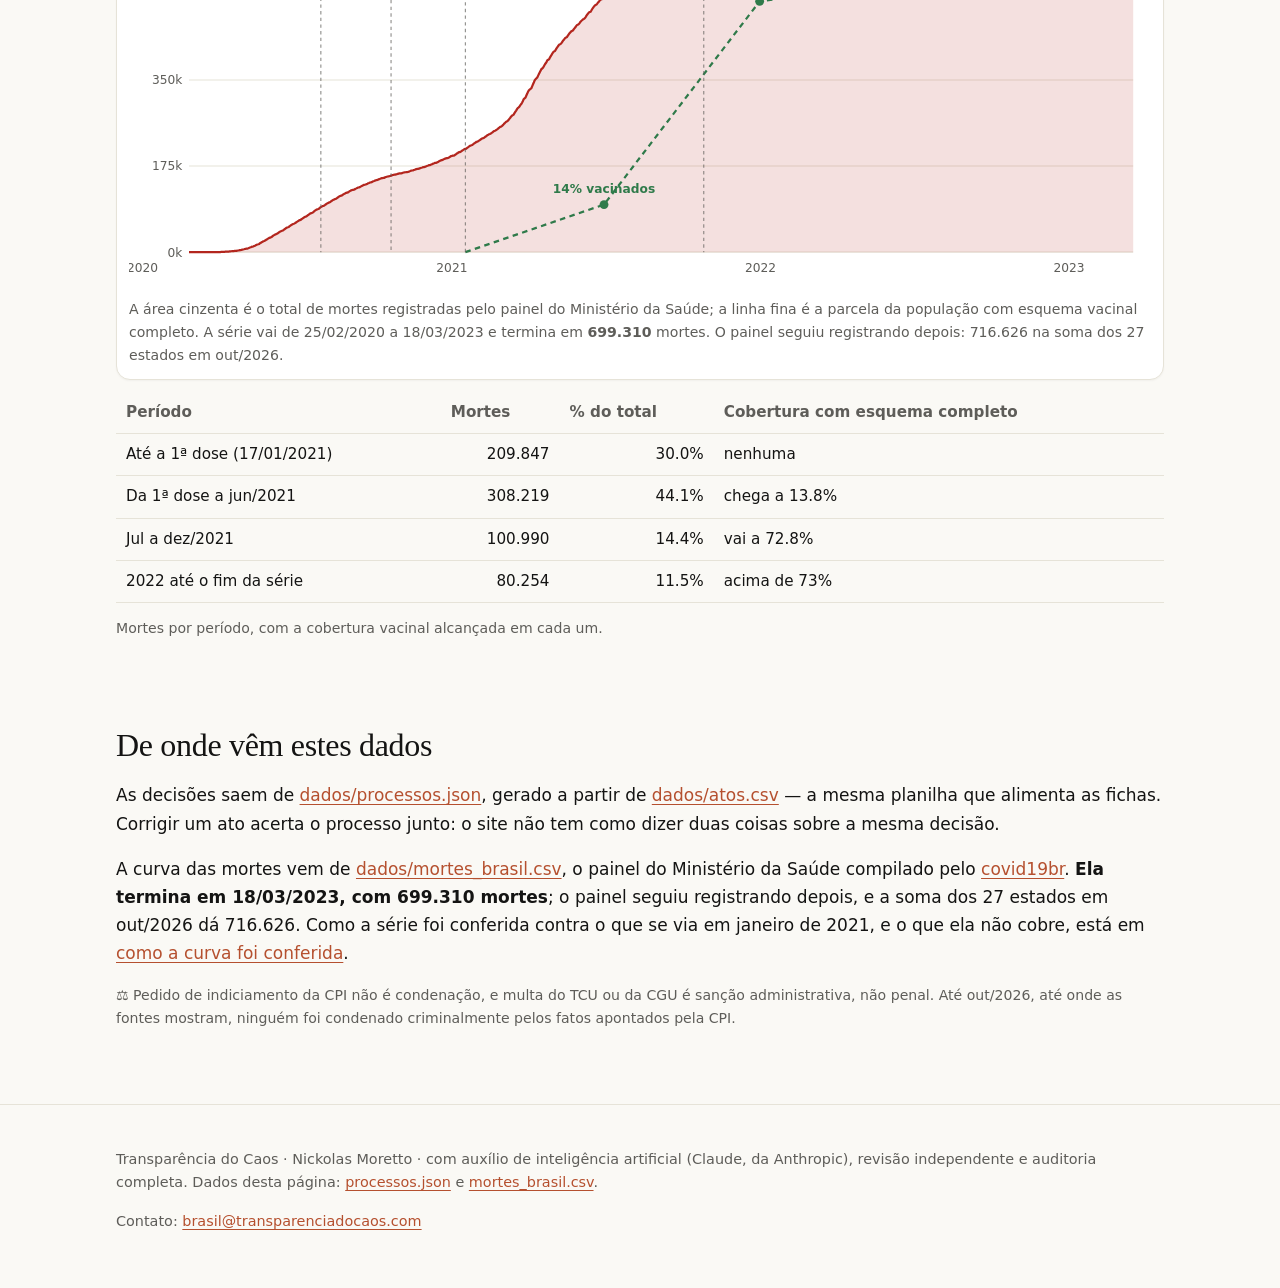
<file: processos.html>
<!doctype html>
<html lang="pt-BR" data-tema="claro">
<head>
<meta charset="utf-8">
<meta name="viewport" content="width=device-width, initial-scale=1">
<meta name="referrer" content="strict-origin-when-cross-origin">
<meta http-equiv="X-Content-Type-Options" content="nosniff">
<title>Processos — Transparência do Caos</title>
<meta name="description" content="O que aconteceu com os processos abertos a partir da CPI da Covid: quem responde, em que órgão, e o que já foi decidido. Com a curva das mortes ao lado.">
<meta property="og:type" content="website">
<meta property="og:site_name" content="Transparência do Caos">
<meta property="og:title" content="Processos — Transparência do Caos">
<meta property="og:description" content="O que aconteceu com os processos abertos a partir da CPI da Covid: quem responde, em que órgão, e o que já foi decidido.">
<meta property="og:url" content="https://transparenciadocaos.com/processos.html">
<meta property="og:image" content="https://transparenciadocaos.com/assets/marca/compartilhar.png">
<meta property="og:image:width" content="1200">
<meta property="og:image:height" content="630">
<meta property="og:image:alt" content="Lupa e o nome Transparência do Caos sobre fundo claro">
<meta name="twitter:card" content="summary_large_image">
<link rel="canonical" href="https://transparenciadocaos.com/processos.html">
<link rel="icon" href="assets/marca/favicon.svg" type="image/svg+xml">
<link rel="stylesheet" href="assets/css/estilo.css">
<script type="application/ld+json">
{
 "@context": "https://schema.org",
 "@type": "WebPage",
 "url": "https://transparenciadocaos.com/processos.html",
 "name": "Processos — Transparência do Caos",
 "description": "O que aconteceu com os processos abertos a partir da CPI da Covid: quem responde, em que órgão, e o que já foi decidido.",
 "inLanguage": "pt-BR",
 "dateModified": "2026-10-25",
 "author": {
  "@type": "Person",
  "name": "Nickolas Moretto",
  "url": "https://github.com/nk-ls",
  "email": "brasil@transparenciadocaos.com"
 },
 "publisher": {
  "@type": "Organization",
  "name": "Transparência do Caos",
  "url": "https://transparenciadocaos.com"
 }
}
</script>
</head>
<body>
<header class="topo">
  <div class="conteiner">
    <a class="marca" href="index.html">Transparência do Caos</a>
    <nav class="nav" aria-label="Principal">
      <a href="index.html">Início</a>
      <a href="investigacao.html">Investigação</a>
      <a href="dinheiro.html">Caminho do dinheiro</a>
      <a href="processos.html" aria-current="page">Processos</a>
      <a href="estados.html">Estados</a>
      <a href="rede.html">Rede</a>
      <a href="envolvidos.html">Envolvidos</a>
      <a href="referencias.html">Referências</a>
      <a href="https://github.com/nk-ls/anatomia-do-caos">GitHub</a>
    </nav>
  </div>
</header>

<main class="conteiner">
  <h1>Processos</h1>
  <p class="destaque">A CPI da Covid pediu o indiciamento de <strong>80 pessoas e 2 empresas</strong> em 26 de outubro de 2021. Esta página mostra, decisão por decisão, o que aconteceu desde então.</p>

  <section aria-labelledby="t-saldo">
    <h2 id="t-saldo">O saldo, em números</h2>
    <div id="saldo" class="cartoes-numero" aria-busy="true">Carregando…</div>
    <p class="nota" id="saldo-nota"></p>
  </section>

  <section aria-labelledby="t-pets">
    <h2 id="t-pets">As dez petições do STF</h2>
    <p>Das acusações da CPI contra autoridades com foro privilegiado, a Procuradoria-Geral da República abriu dez petições no Supremo. É o caminho mais direto entre o relatório e a Justiça — e por isso o mais fácil de acompanhar.</p>
    <div class="rolagem-tabela"><table id="pets"></table></div>
    <p class="nota">Situação em outubro de 2026. Clique no número para ver a decisão inteira.</p>
  </section>

  <section aria-labelledby="t-grafo">
    <h2 id="t-grafo">Todas as decisões, por data</h2>
    <p>À esquerda, quando aconteceu e em que altura da pandemia. No centro, a decisão e o que ela decidiu. À direita, quem responde nela. <strong>Toque em qualquer um dos três</strong> para abrir o detalhe.</p>
    <div class="filtros-proc" role="group" aria-label="Filtros">
      <label>Órgão <select id="f-orgao"><option value="">Todos</option></select></label>
      <label>Desfecho <select id="f-estado"><option value="">Todos</option></select></label>
      <label>Pessoa <select id="f-pessoa"><option value="">Todas</option></select></label>
      <button type="button" id="limpar">Limpar</button>
    </div>
    <p class="nota" id="contagem"></p>
    <div class="processos-caixa">
      <div class="rolagem-processos"><svg id="grafo" class="processos-svg" role="img" aria-label="Decisões judiciais e de órgãos de controle, por data"></svg></div>
    </div>
    <aside id="painel" class="painel-processo" hidden aria-live="polite"></aside>
  </section>

  <section aria-labelledby="t-mortes">
    <h2 id="t-mortes">A curva das mortes, e a da vacinação</h2>
    <p>As duas juntas, sempre. A primeira sozinha diria uma coisa que os dados não dizem: cerca de 70% das mortes são posteriores à primeira dose aplicada no país — <strong>mas 74% aconteceram antes de o Brasil chegar a 14% da população com esquema vacinal completo</strong>.</p>
    <figure class="grafico-mortes">
      <svg id="curva" role="img" aria-label="Mortes acumuladas por Covid-19 no Brasil e cobertura vacinal, de 2020 a 2023"></svg>
      <figcaption class="nota" id="curva-legenda"></figcaption>
    </figure>
    <div class="rolagem-tabela"><table id="periodos"></table></div>
    <p class="nota">Mortes por período, com a cobertura vacinal alcançada em cada um.</p>
  </section>

  <section aria-labelledby="t-metodo">
    <h2 id="t-metodo">De onde vêm estes dados</h2>
    <p>As decisões saem de <a href="dados/processos.json">dados/processos.json</a>, gerado a partir de <a href="dados/atos.csv">dados/atos.csv</a> — a mesma planilha que alimenta as fichas. Corrigir um ato acerta o processo junto: o site não tem como dizer duas coisas sobre a mesma decisão.</p>
    <p>A curva das mortes vem de <a href="dados/mortes_brasil.csv">dados/mortes_brasil.csv</a>, o painel do Ministério da Saúde compilado pelo <a href="https://github.com/wcota/covid19br" target="_blank" rel="noopener">covid19br</a>. <strong>Ela termina em 18/03/2023, com 699.310 mortes</strong>; o painel seguiu registrando depois, e a soma dos 27 estados em out/2026 dá 716.626. Como a série foi conferida contra o que se via em janeiro de 2021, e o que ela não cobre, está em <a href="https://github.com/nk-ls/anatomia-do-caos/blob/main/docs/curva-de-mortes.md">como a curva foi conferida</a>.</p>
    <p class="nota">⚖️ Pedido de indiciamento da CPI não é condenação, e multa do TCU ou da CGU é sanção administrativa, não penal. Até out/2026, até onde as fontes mostram, ninguém foi condenado criminalmente pelos fatos apontados pela CPI.</p>
  </section>
</main>

<footer class="rodape">
  <div class="conteiner">
    <p>Transparência do Caos · Nickolas Moretto · com auxílio de inteligência artificial (Claude, da Anthropic), revisão independente e auditoria completa. Dados desta página: <a href="dados/processos.json">processos.json</a> e <a href="dados/mortes_brasil.csv">mortes_brasil.csv</a>.</p>
    <p class="contato">Contato: <a href="mailto:brasil@transparenciadocaos.com">brasil@transparenciadocaos.com</a></p>
  </div>
</footer>
<script type="module" src="assets/js/processos.js"></script>
</body>
</html>
</file>
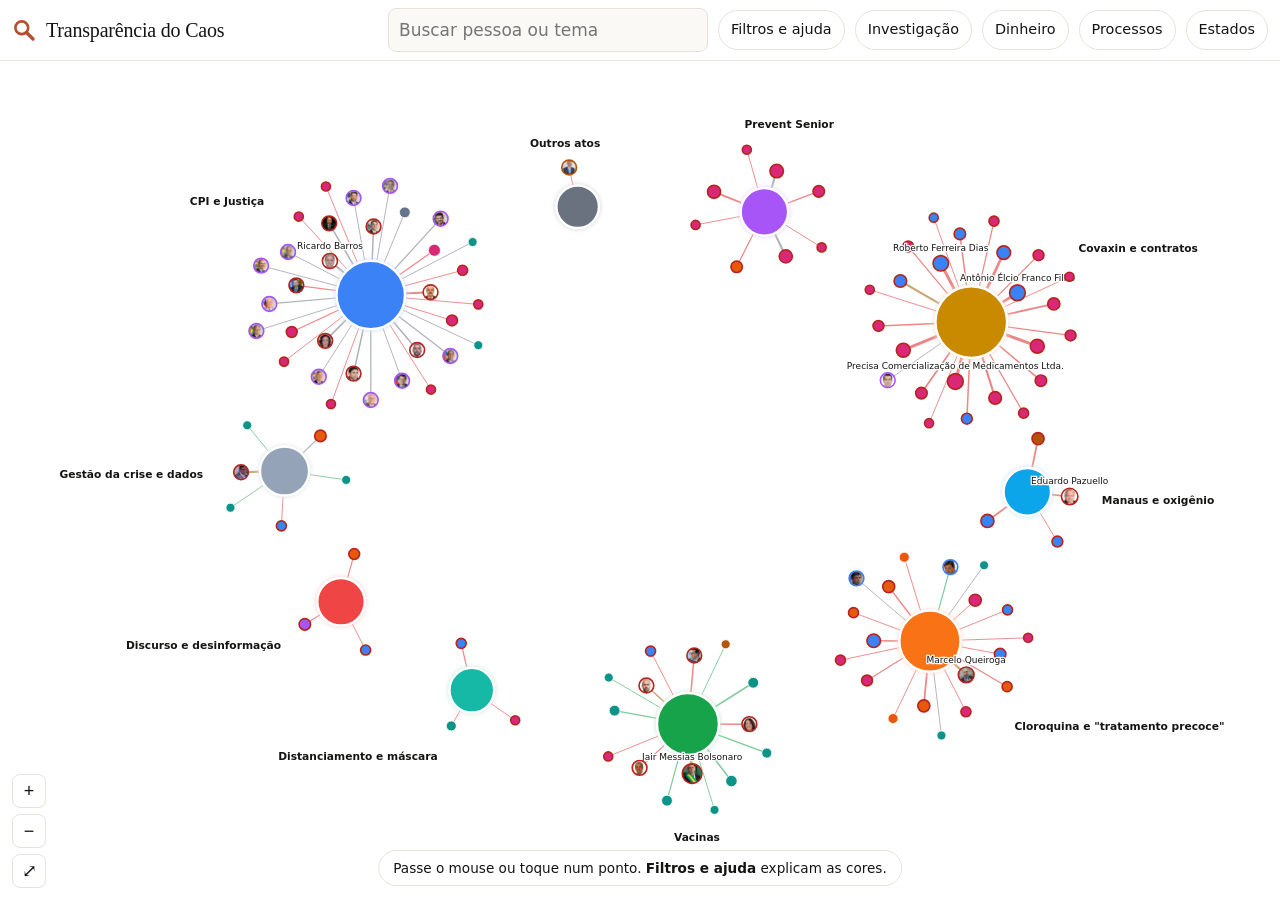
<file: rede.html>
<!doctype html>
<html lang="pt-BR" data-tema="claro">
<head>
<meta charset="utf-8">
<meta name="viewport" content="width=device-width, initial-scale=1">
<meta name="referrer" content="strict-origin-when-cross-origin">
<meta http-equiv="X-Content-Type-Options" content="nosniff">
<title>Rede de conexões — Transparência do Caos</title>
<meta name="description" content="Grafo em tela cheia: quem fez o quê na pandemia de Covid-19 no Brasil, com as fontes de cada ato.">
<meta property="og:type" content="website">
<meta property="og:site_name" content="Transparência do Caos">
<meta property="og:title" content="Rede de conexões — Transparência do Caos">
<meta property="og:description" content="Grafo em tela cheia: quem fez o quê na pandemia de Covid-19 no Brasil, com as fontes de cada ato.">
<meta property="og:url" content="https://transparenciadocaos.com/rede.html">
<meta property="og:image" content="https://transparenciadocaos.com/assets/marca/compartilhar.png">
<meta property="og:image:width" content="1200">
<meta property="og:image:height" content="630">
<meta property="og:image:alt" content="Lupa e o nome Transparência do Caos sobre fundo claro">
<meta name="twitter:card" content="summary_large_image">
<link rel="canonical" href="https://transparenciadocaos.com/rede.html">
<link rel="icon" href="assets/marca/favicon.svg" type="image/svg+xml">
<link rel="stylesheet" href="assets/css/estilo.css">
<script type="application/ld+json">
{
 "@context": "https://schema.org",
 "@type": "WebPage",
 "url": "https://transparenciadocaos.com/rede.html",
 "name": "Rede de conexões — Transparência do Caos",
 "description": "Grafo em tela cheia: quem fez o quê na pandemia de Covid-19 no Brasil, com as fontes de cada ato.",
 "inLanguage": "pt-BR",
 "dateModified": "2026-10-25",
 "author": {
  "@type": "Person",
  "name": "Nickolas Moretto",
  "url": "https://github.com/nk-ls",
  "email": "brasil@transparenciadocaos.com"
 },
 "publisher": {
  "@type": "Organization",
  "name": "Transparência do Caos",
  "url": "https://transparenciadocaos.com/",
  "email": "brasil@transparenciadocaos.com",
  "logo": "https://transparenciadocaos.com/assets/marca/compartilhar.png",
  "sameAs": [
   "https://github.com/nk-ls/anatomia-do-caos",
   "https://github.com/nk-ls/anatomia-do-caos-fontes"
  ]
 },
 "isPartOf": {
  "@type": "WebSite",
  "url": "https://transparenciadocaos.com/",
  "name": "Transparência do Caos"
 },
 "breadcrumb": {
  "@type": "BreadcrumbList",
  "itemListElement": [
   {
    "@type": "ListItem",
    "position": 1,
    "name": "Início",
    "item": "https://transparenciadocaos.com/"
   },
   {
    "@type": "ListItem",
    "position": 2,
    "name": "Rede de conexões",
    "item": "https://transparenciadocaos.com/rede.html"
   }
  ]
 }
}
</script>
</head>
<body class="tela-cheia">
<header class="rede-topo">
  <a class="marca" href="index.html">Transparência do Caos</a>
  <form class="rede-busca" id="form-busca" role="search">
    <label for="busca" hidden>Buscar</label>
    <input id="busca" list="nomes" placeholder="Buscar pessoa ou tema" autocomplete="off"><datalist id="nomes"></datalist>
  </form>
  <button type="button" class="botao" id="abrir-filtros" aria-expanded="false" aria-controls="filtros">Filtros e ajuda</button>
  <a class="botao" href="investigacao.html">Investigação</a>
  <a class="botao" href="dinheiro.html">Dinheiro</a>
  <a class="botao" href="processos.html">Processos</a>
  <a class="botao" href="estados.html">Estados</a>
</header>
<div class="rede-cheia">
  <div class="rede-quadro" id="quadro"><p class="nota" style="color:#e5e7eb;padding:16px">Carregando a rede…</p></div>
  <aside class="rede-filtros" id="filtros" hidden>
    <div id="ajuda"></div>
    <h3>Ligações</h3><div id="f-ligas"></div>
    <label class="chip"><input type="checkbox" id="f-todas"> mostrar todas as ligações (fica mais cheio)</label>
    <h3>Temas</h3><div id="f-temas"></div>
    <h3>Estado</h3><select id="f-uf" aria-label="Filtrar por estado"><option value="">Todos os estados</option><option value="Federal">Atuação federal ou nacional</option></select>
    <p class="nota" id="f-uf-nota"></p>
    <h3>CPI</h3><label class="chip"><input type="checkbox" id="f-cpi"> só quem teve pedido de indiciamento</label>
    <h3>Esfera de atuação (cor)</h3><div id="f-grupos" class="legenda"></div>
    <p class="nota">Regras de tema: <a href="https://github.com/nk-ls/anatomia-do-caos/blob/main/scripts/gerar_rede.py">gerar_rede.py</a>. Dados: <a href="dados/rede.json">rede.json</a>. Contato: <a href="mailto:brasil@transparenciadocaos.com">brasil@transparenciadocaos.com</a></p>
  </aside>
  <aside class="rede-painel flutuante" id="painel" aria-live="polite" hidden></aside>
  <p class="rede-aviso" id="aviso">Passe o mouse ou toque num ponto. <strong>Filtros e ajuda</strong> explicam as cores.</p>
  <div class="rede-controles"><button type="button" data-z="0.8" aria-label="Aproximar">+</button><button type="button" data-z="1.25" aria-label="Afastar">−</button><button type="button" data-z="0" aria-label="Ver tudo">⤢</button></div>
</div>
<script type="module">
import { montarRede, COR_TEMA, COR_LIGA, COR_ESFERA } from "./assets/js/rede.js";
const $ = (id) => document.getElementById(id);
const params = new URLSearchParams(location.search);
const idInicial = params.get("id");
let ufAtual = params.get("uf") || "";
const url = (id) => { const q = new URLSearchParams(); if (id) q.set("id", id); if (ufAtual) q.set("uf", ufAtual); const t = q.toString(); return t ? `rede.html?${t}` : "rede.html"; };
const NOMES = { favor: "a favor", contra: "contra", ambos: "a favor e contra", processual: "só processual" };
const rede = await montarRede($("quadro"), $("painel"), {
  largura: 1600, altura: Math.round(1600 * Math.min(Math.max(innerHeight / innerWidth, 0.55), 2.2)), controles: false, painelFlutuante: true,
  aoSelecionar: (n) => history.replaceState(null, "", url(n?.id)),
});
$("ajuda").innerHTML = rede.ajuda();
$("f-ligas").innerHTML = Object.entries(COR_LIGA).map(([k, c]) => `<label class="chip"><input type="checkbox" data-liga="${k}" checked><span class="ponto" style="background:${c}"></span>${NOMES[k]}</label>`).join("");
$("f-temas").innerHTML = rede.temas.map((t) => `<label class="chip"><input type="checkbox" data-tema="${t.id}" checked><span class="ponto" style="background:${COR_TEMA[t.id.slice(5)]}"></span>${t.nome}</label>`).join("");
$("f-grupos").innerHTML = Object.entries(COR_ESFERA).map(([g, c]) => `<span class="chip"><span class="ponto" style="background:${c}"></span>${g}</span>`).join("");
$("f-uf").insertAdjacentHTML("beforeend", rede.estados.map((e) => `<option value="${e.uf}"${e.pessoas ? "" : " disabled"}>${e.nome} (${e.pessoas})</option>`).join(""));
function filtrarUF(uf) {
  ufAtual = uf; $("f-uf").value = uf;
  const n = rede.porEstado(uf);
  $("f-uf-nota").innerHTML = uf ? `${n} ${n === 1 ? "pessoa ou instituição" : "pessoas ou instituições"} neste filtro. ${uf !== "Federal" ? `<a href="estados.html?uf=${uf}">Ver o estado →</a>` : ""}` : "Estado do mandato ou do cargo, nunca a naturalidade.";
  history.replaceState(null, "", url(new URLSearchParams(location.search).get("id")));
}
$("filtros").addEventListener("change", (e) => {
  const i = e.target;
  if (i.dataset.liga) rede.alternarLiga(i.dataset.liga, i.checked);
  if (i.dataset.tema) rede.alternarTema(i.dataset.tema, i.checked);
  if (i.id === "f-cpi") rede.soCpi(i.checked);
  if (i.id === "f-todas") rede.todasLigacoes(i.checked);
  if (i.id === "f-uf") filtrarUF(i.value);
});
$("abrir-filtros").addEventListener("click", (e) => { const f = $("filtros"); f.hidden = !f.hidden; e.target.setAttribute("aria-expanded", String(!f.hidden)); });
document.querySelector(".rede-controles").addEventListener("click", (e) => { const z = e.target.dataset.z; if (z !== undefined) rede.zoom(+z); });
$("nomes").innerHTML = rede.nos.map((n) => `<option value="${n.nome.replace(/"/g, "&quot;")}">`).join("");
$("form-busca").addEventListener("submit", (e) => { e.preventDefault(); rede.buscar($("busca").value); });
$("busca").addEventListener("change", () => rede.buscar($("busca").value));
filtrarUF(ufAtual);
if (ufAtual) { $("filtros").hidden = false; $("abrir-filtros").setAttribute("aria-expanded", "true"); }
if (idInicial) rede.selecionarPorId(idInicial);
setTimeout(() => $("aviso").remove(), 7000);
</script>
</body>
</html>
</file>
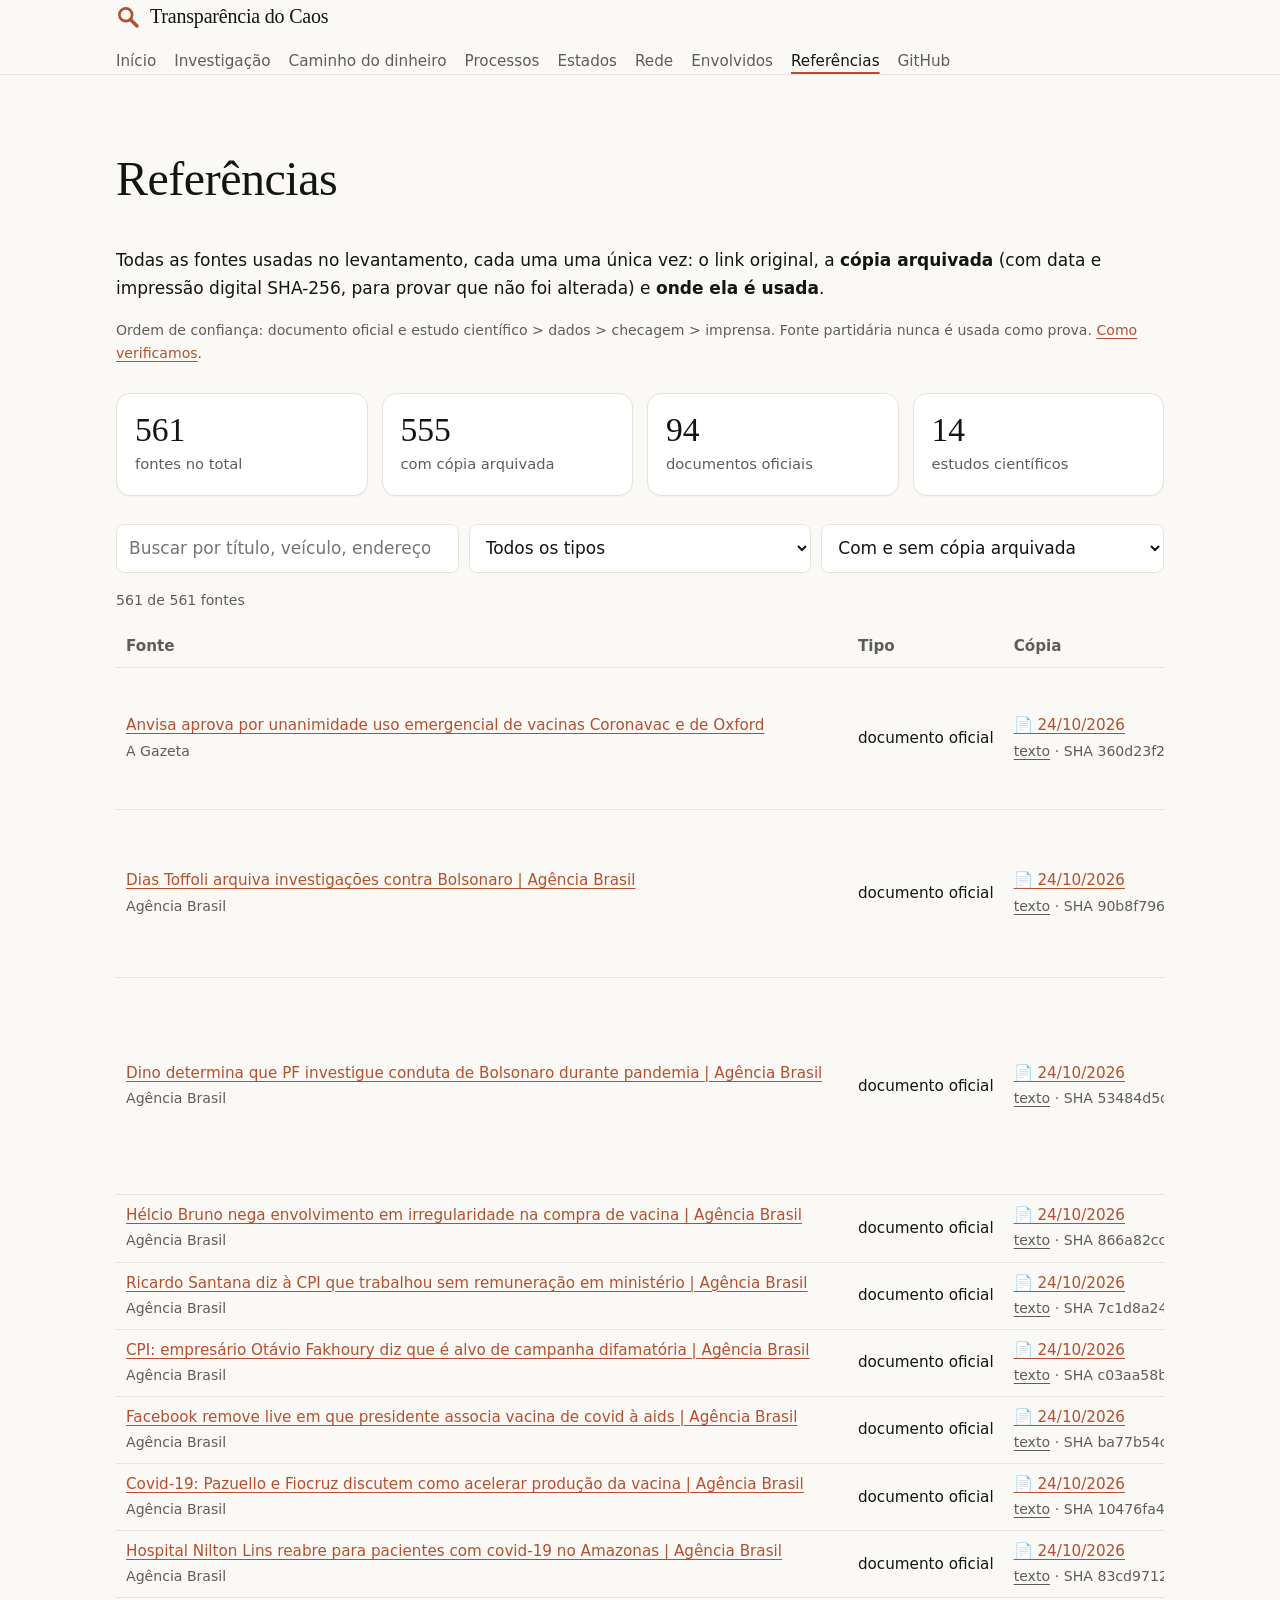
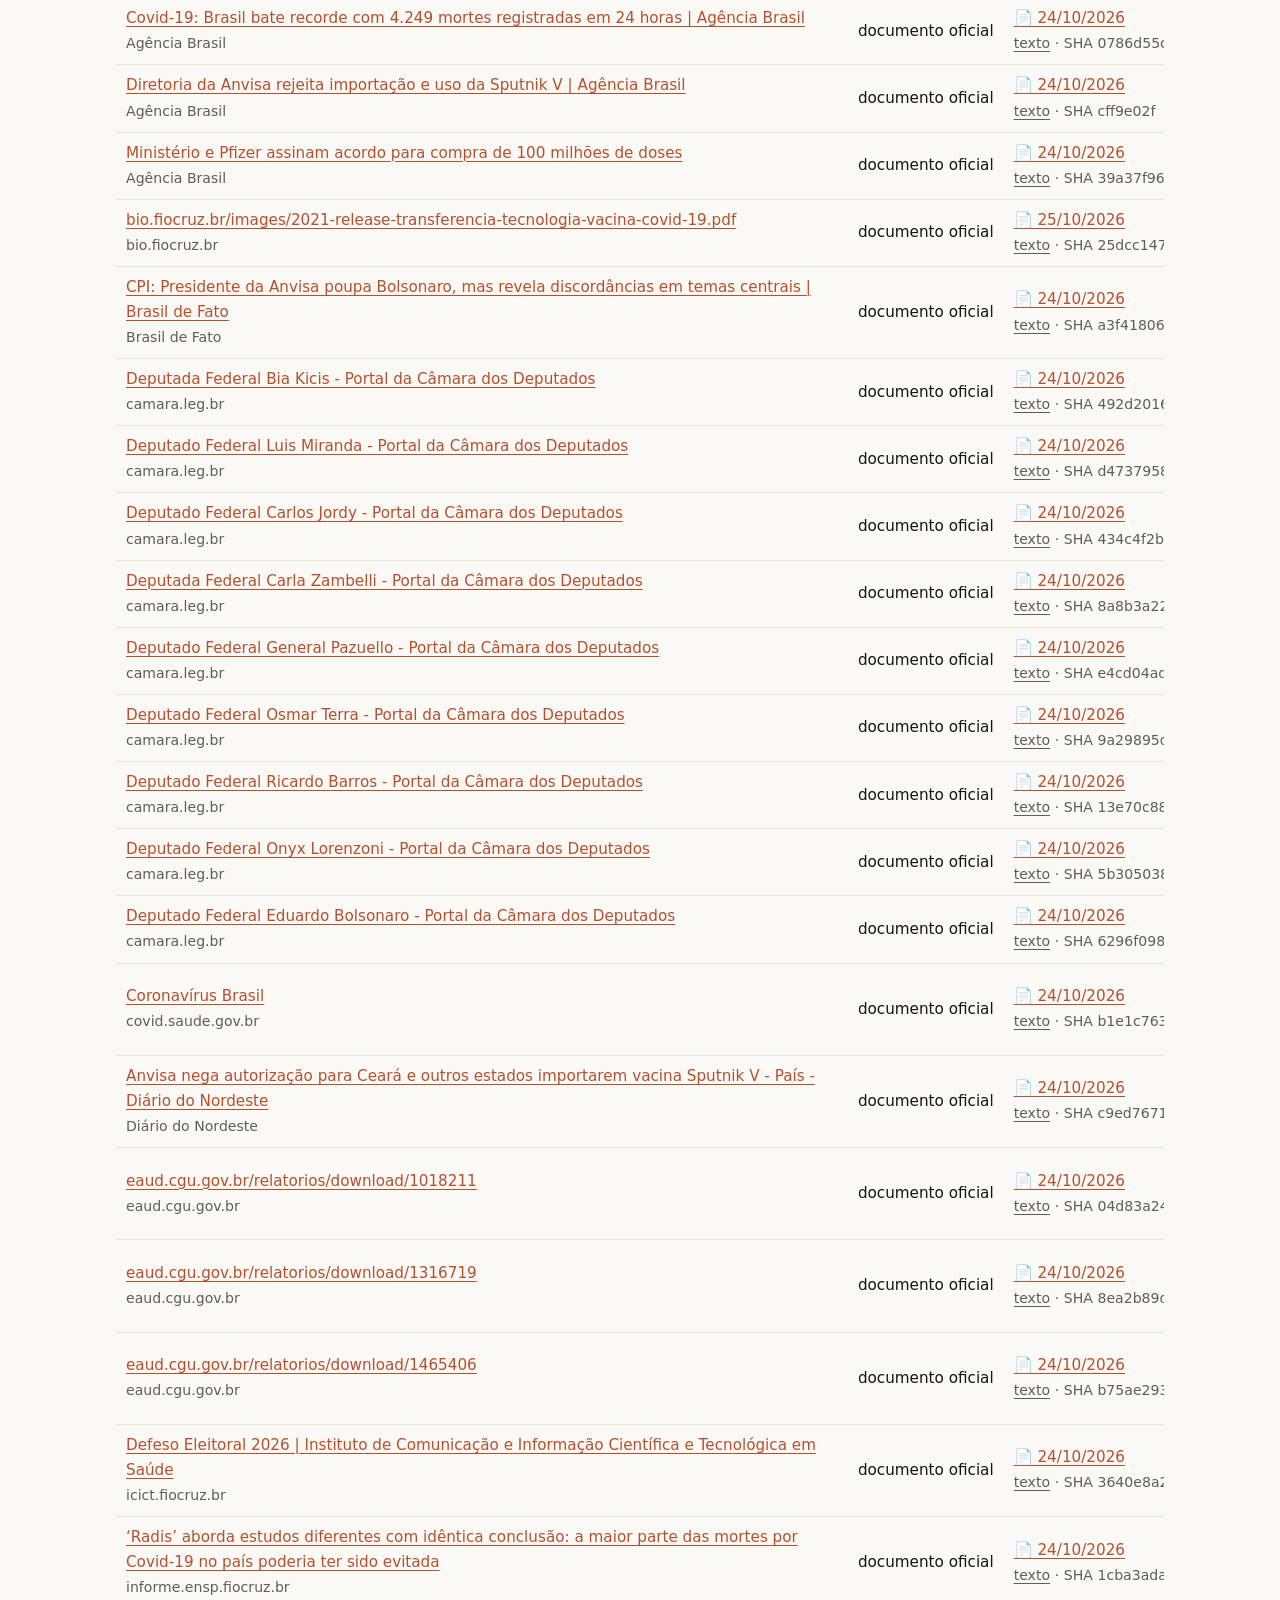
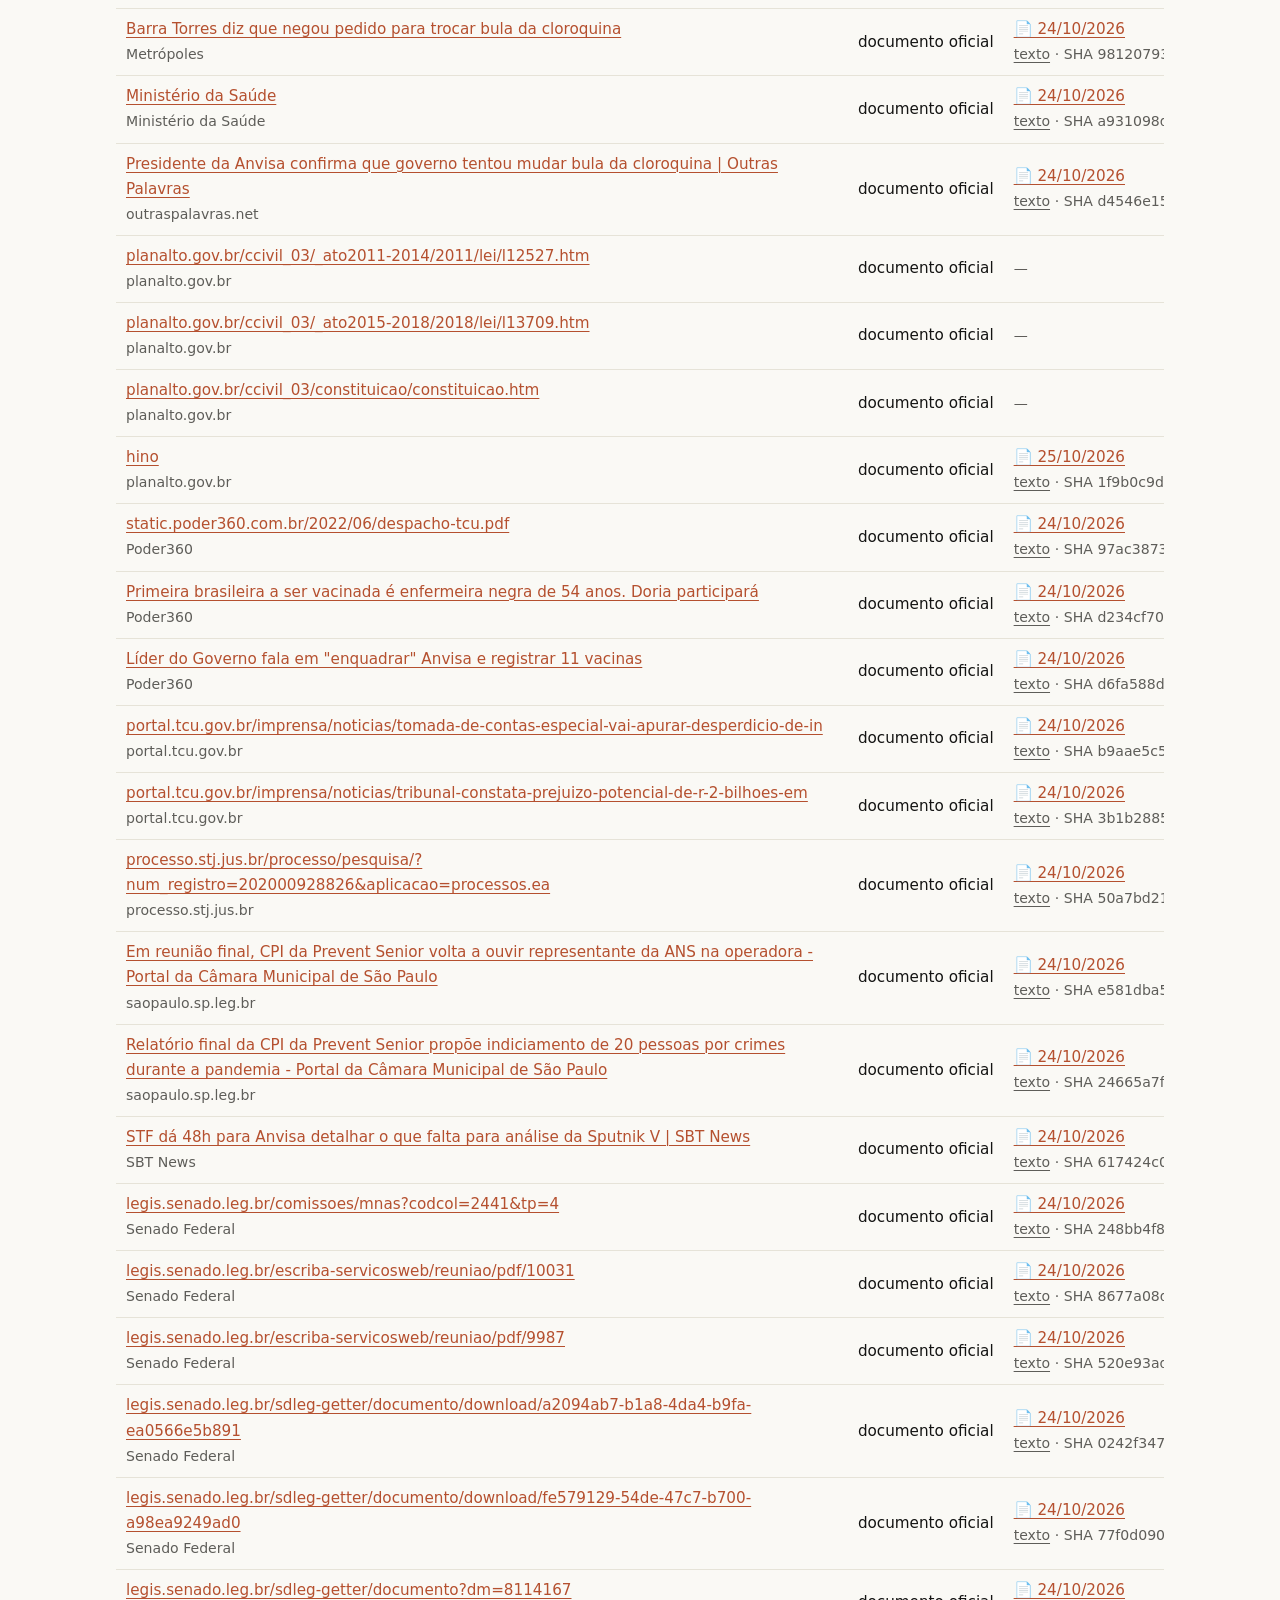
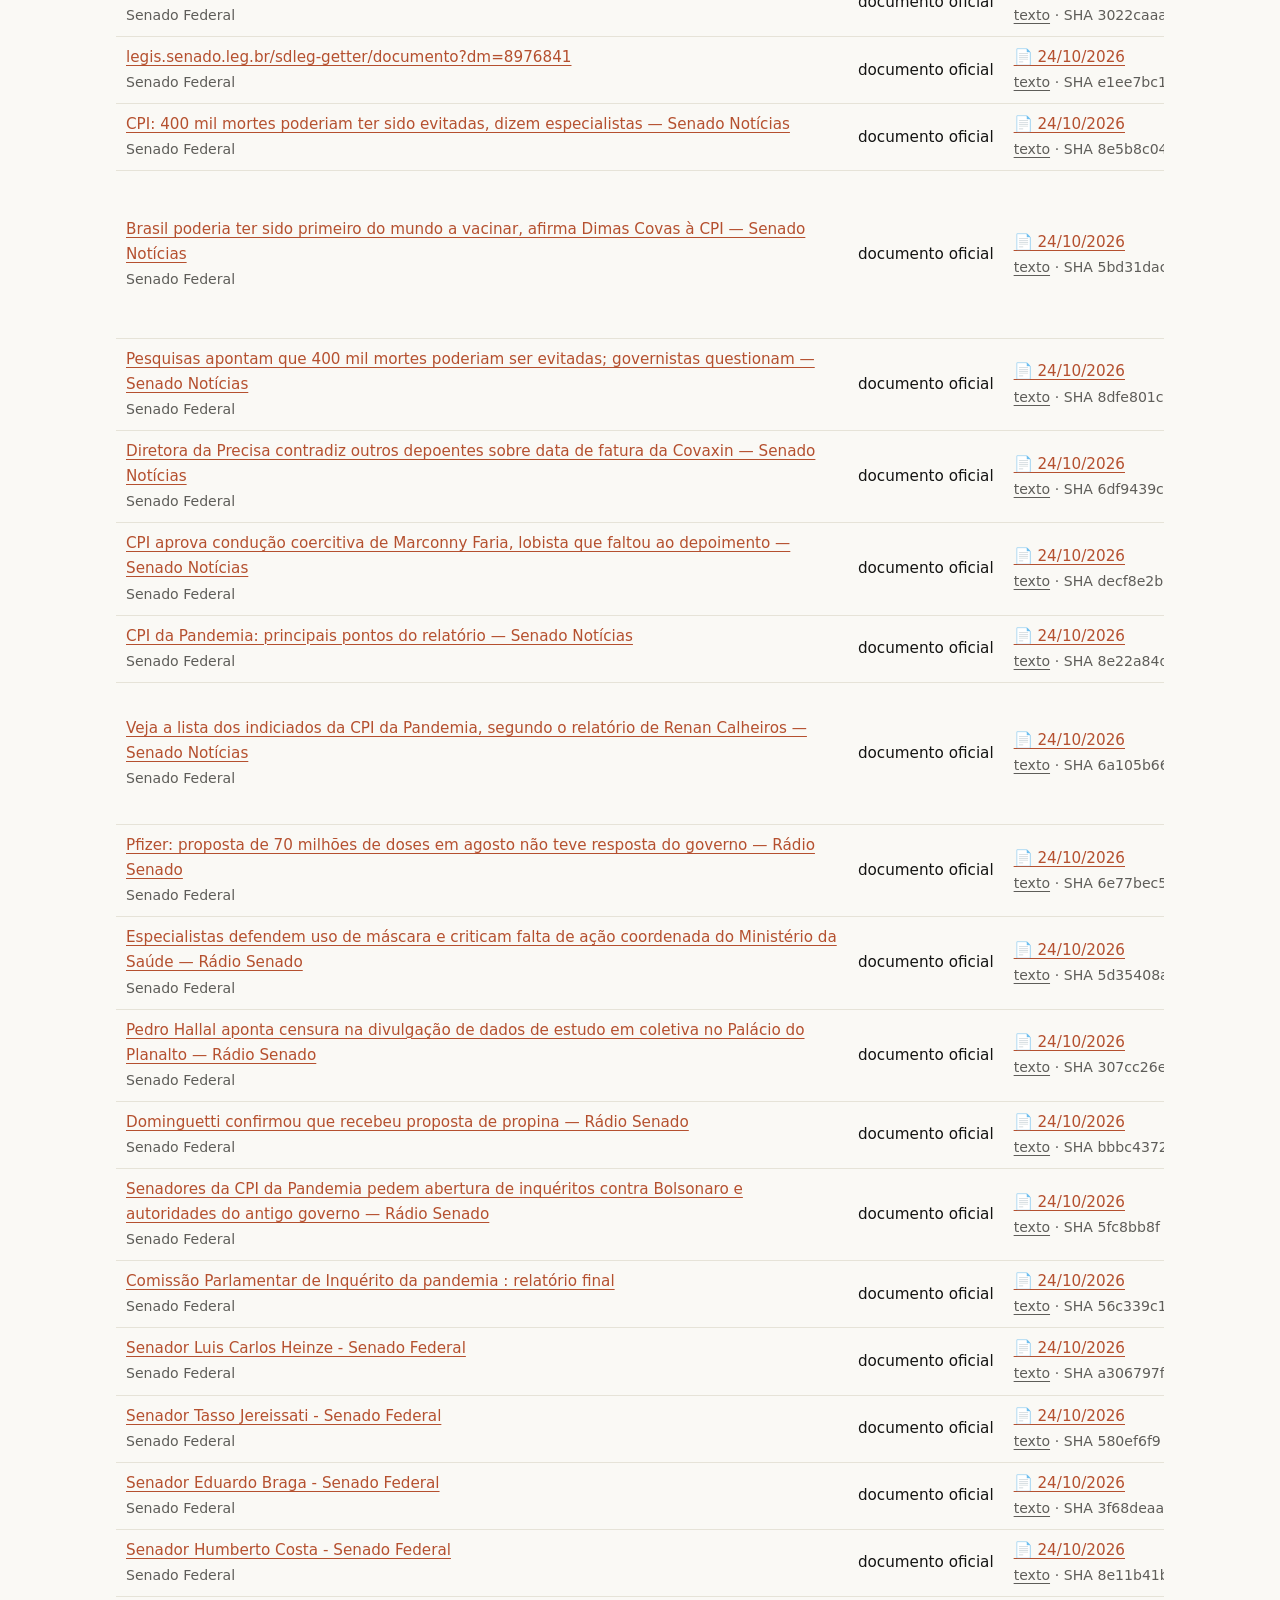
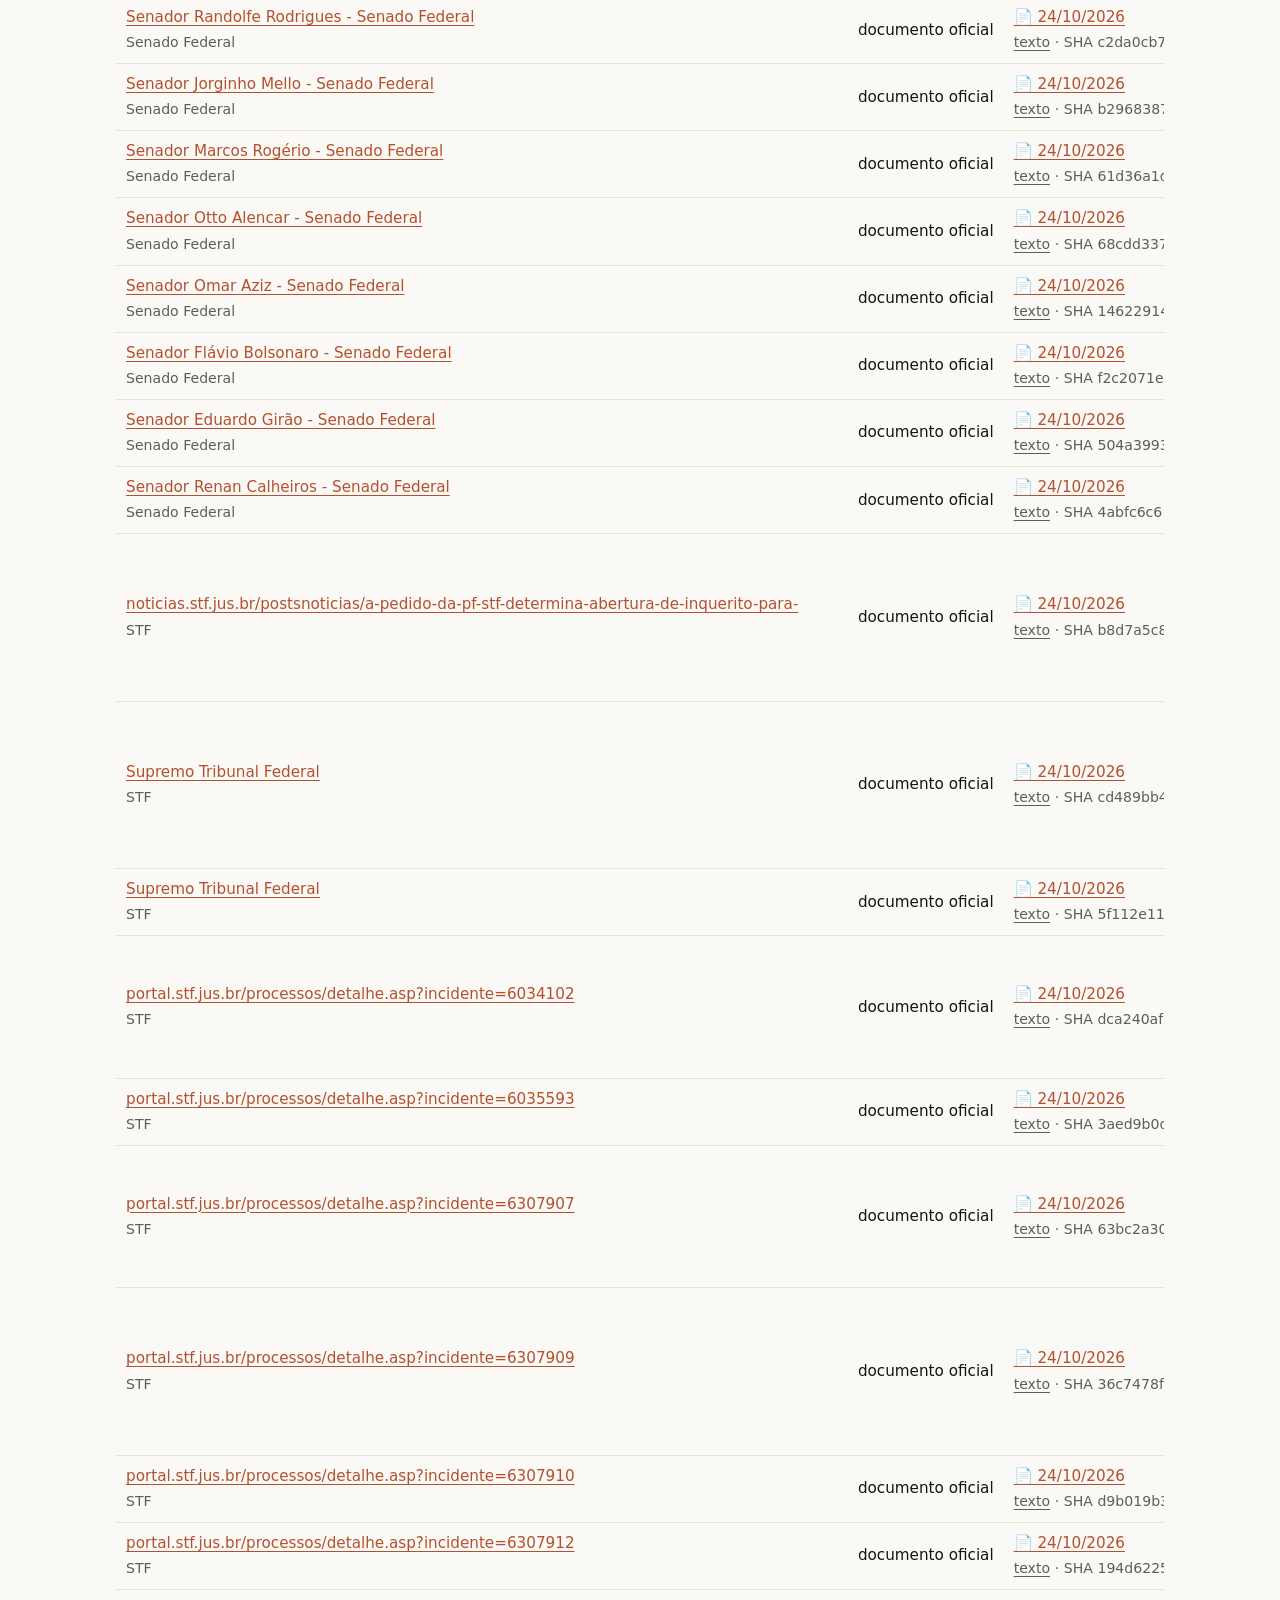
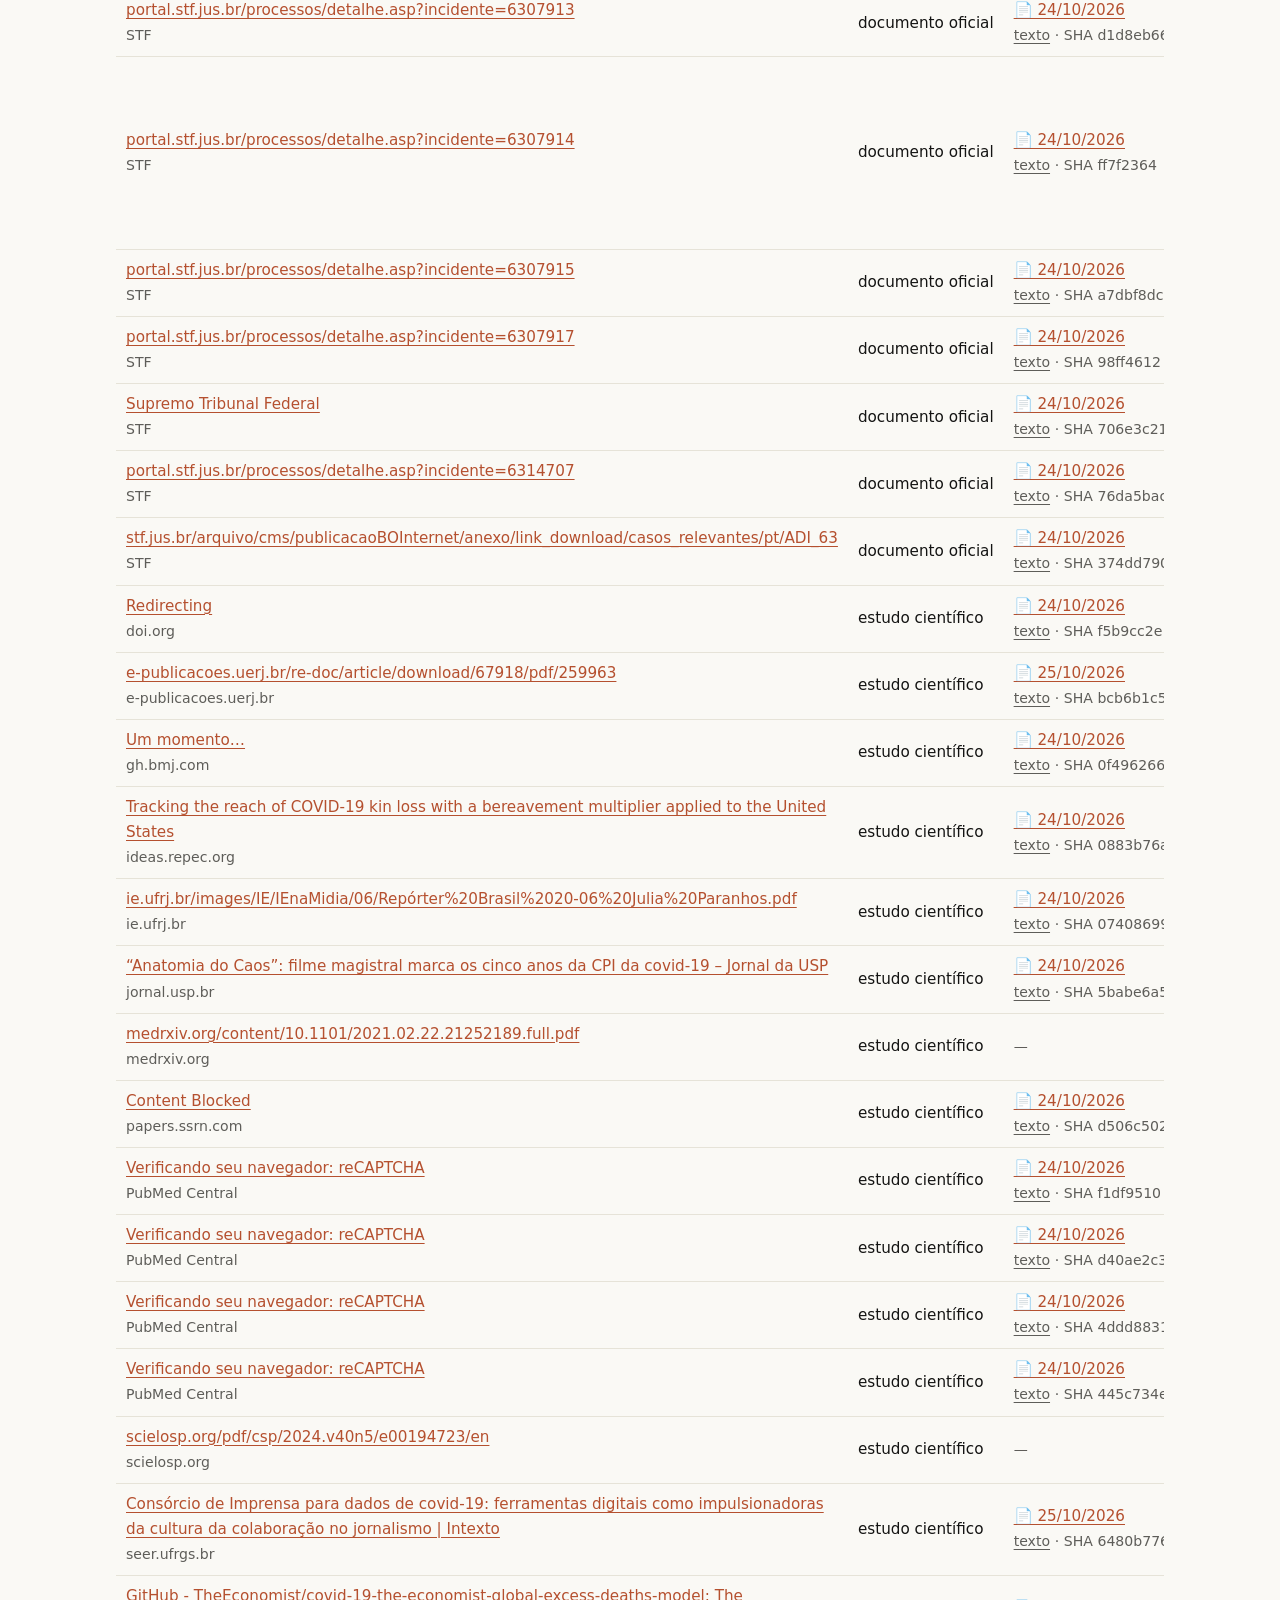
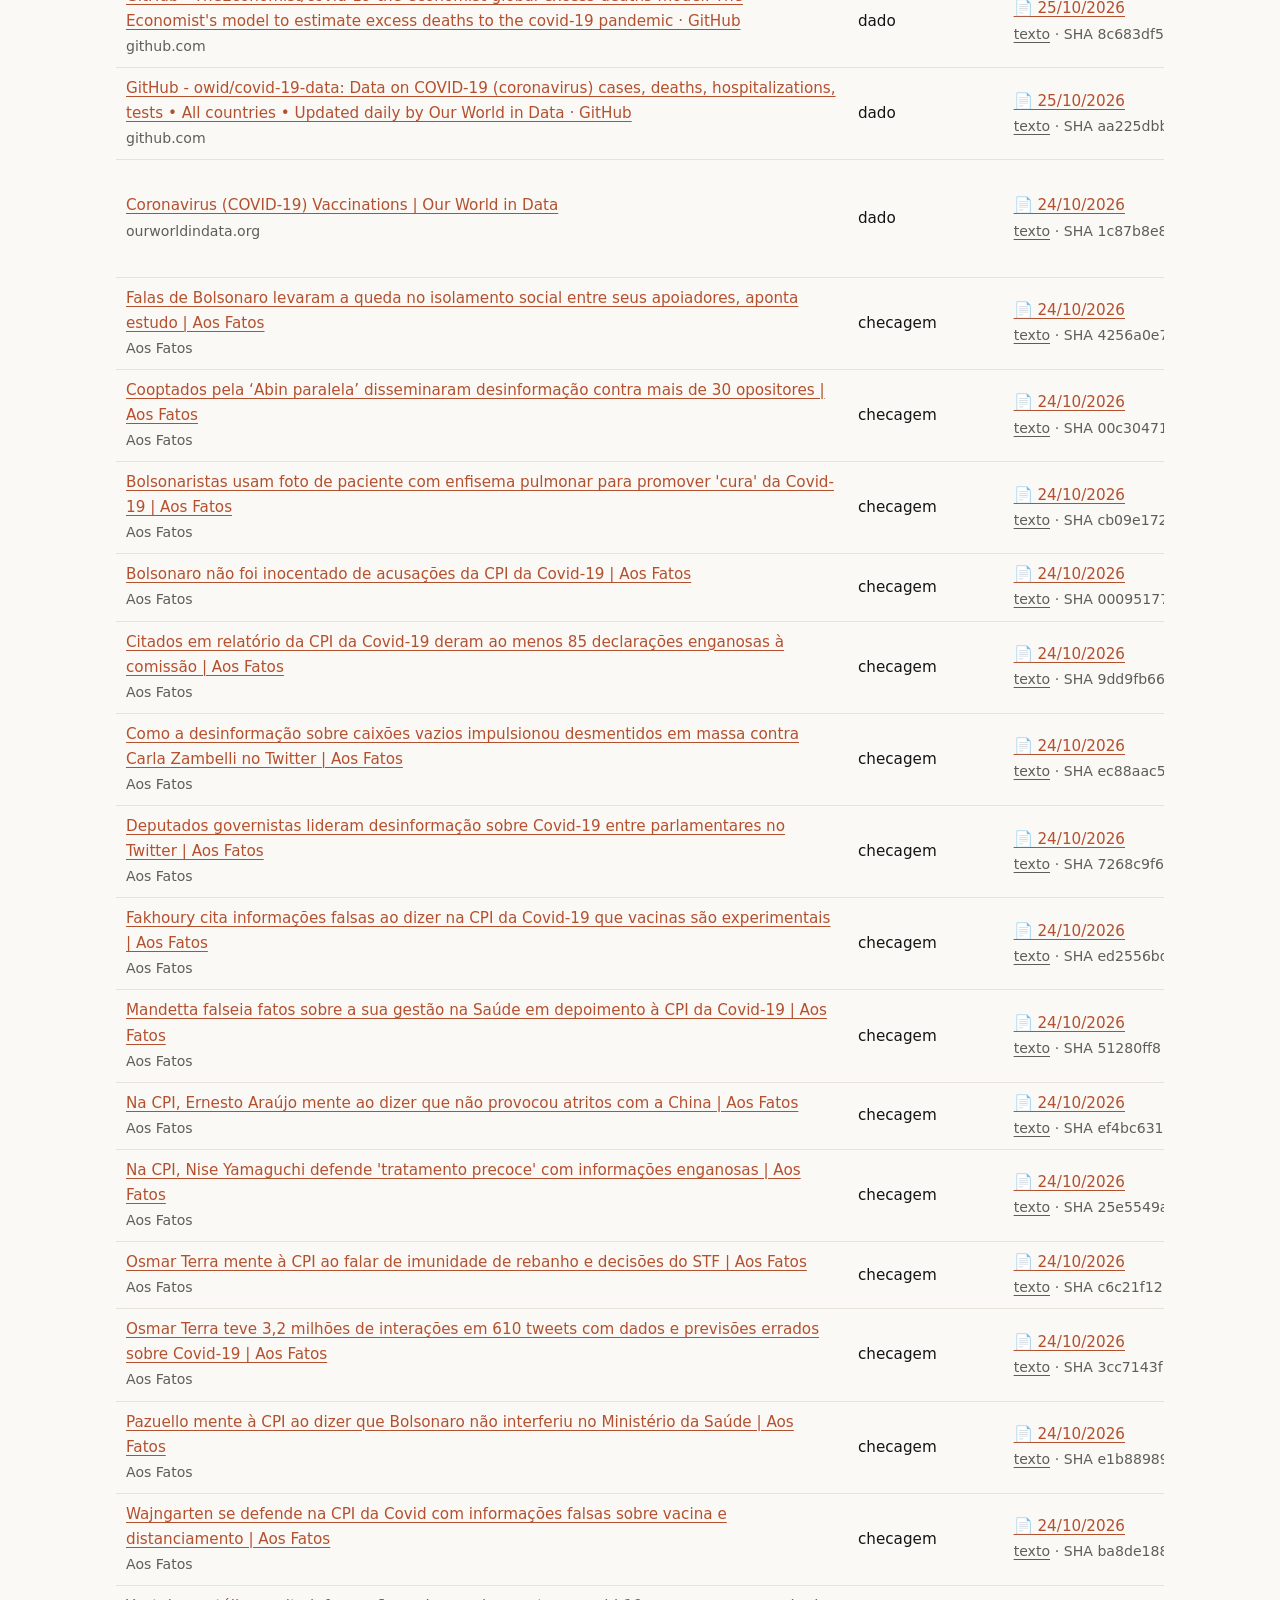
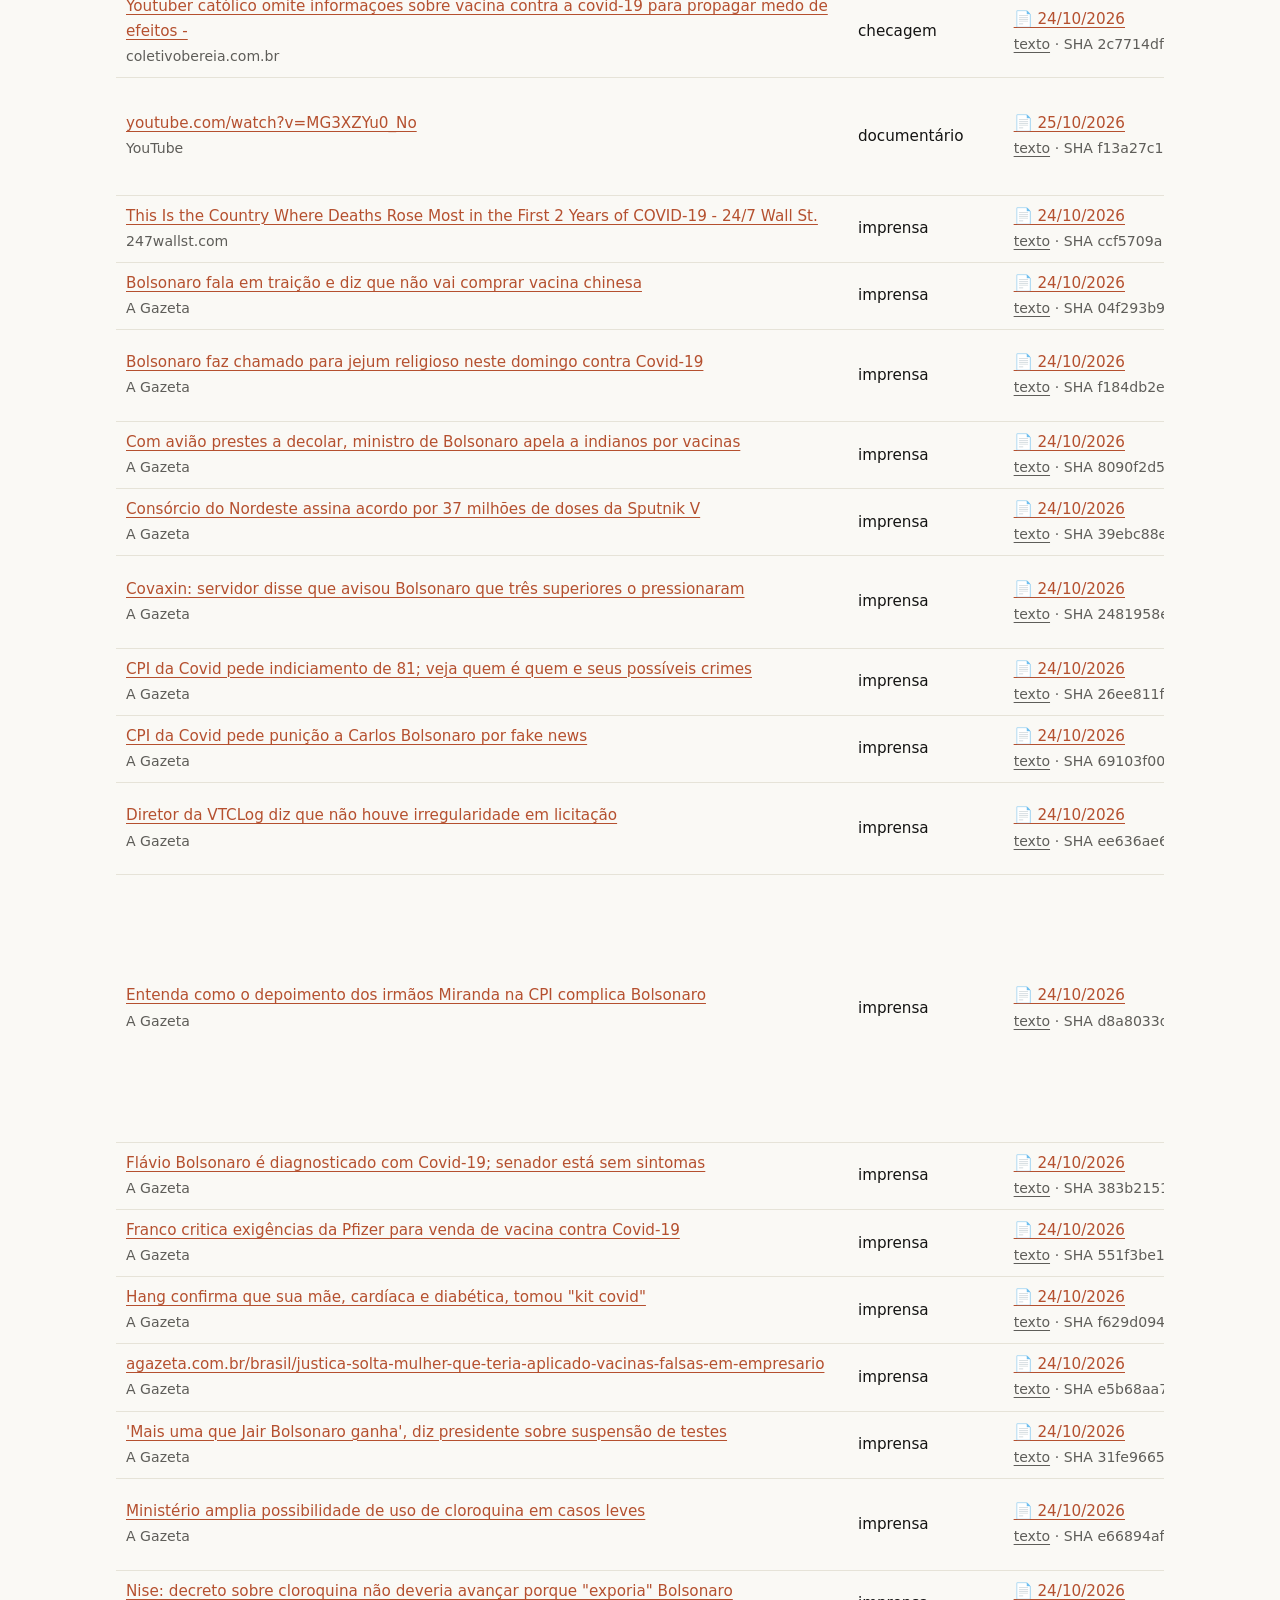
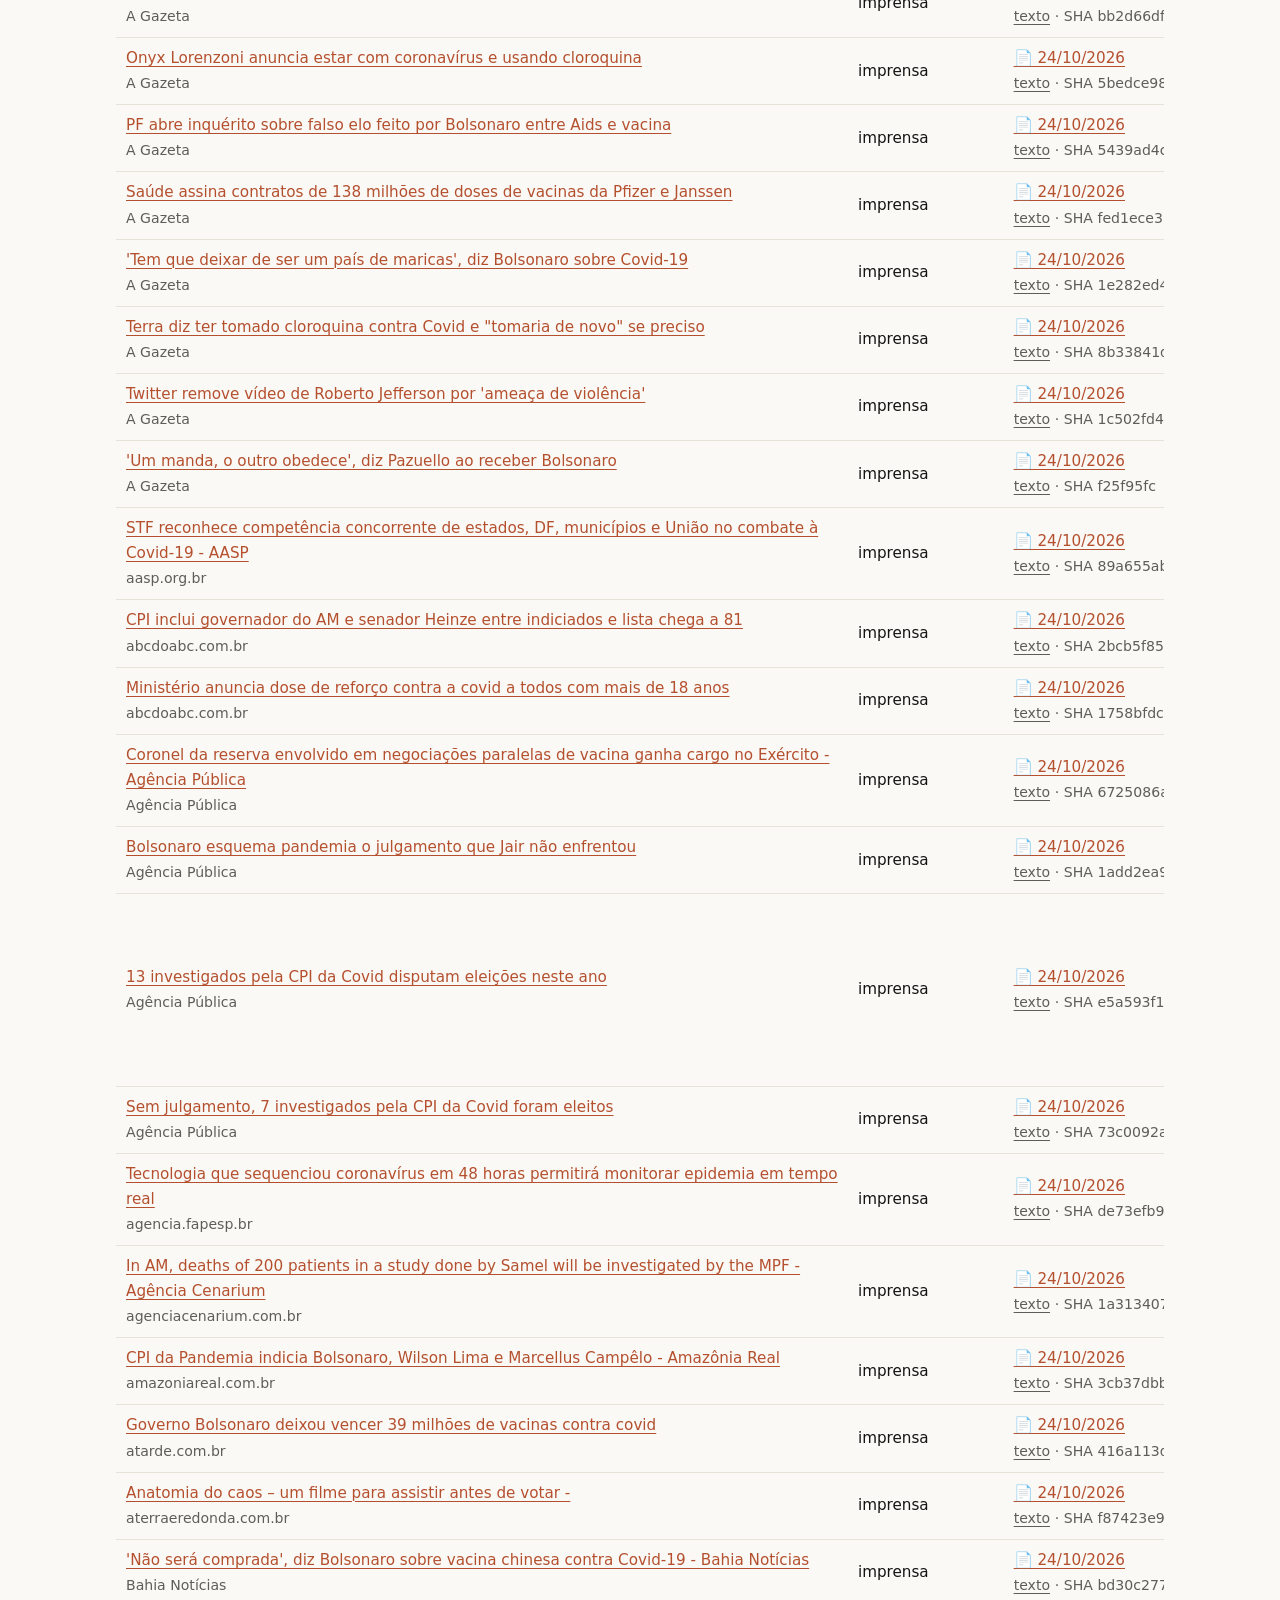
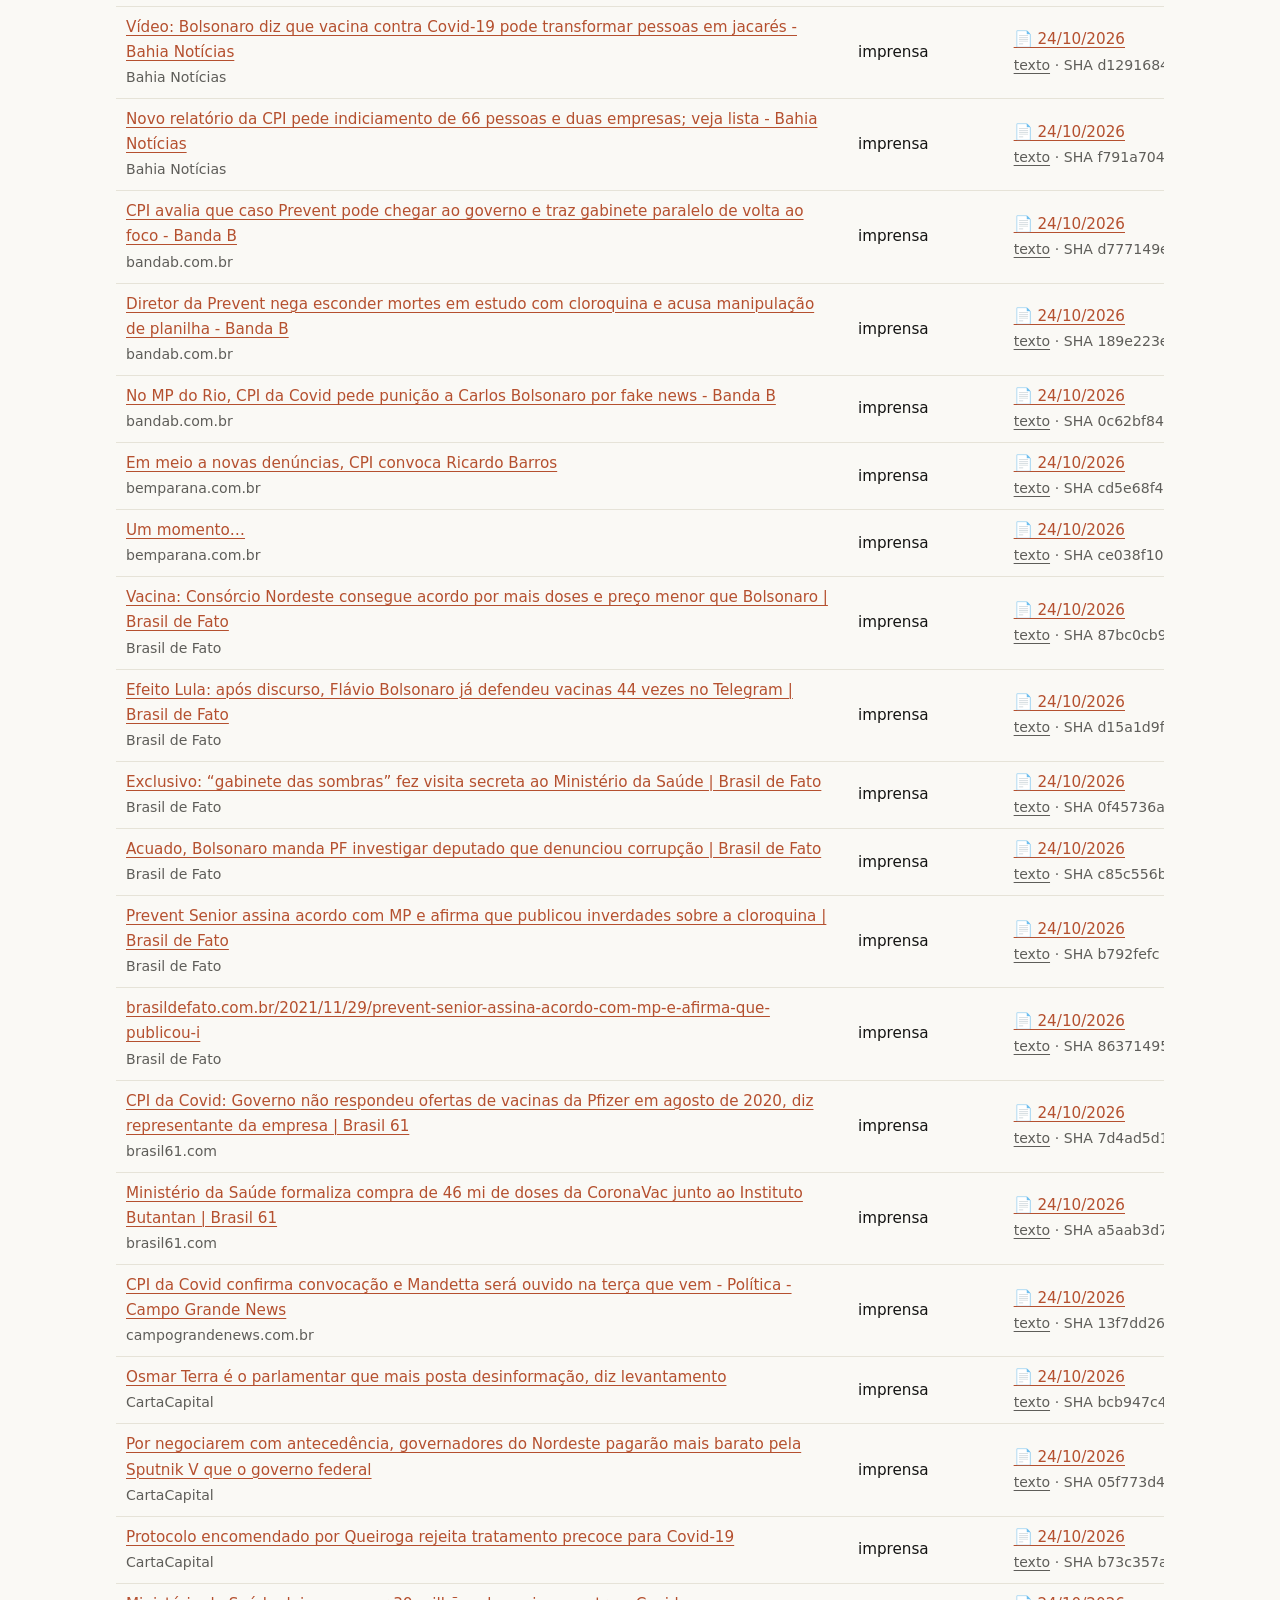
<file: referencias.html>
<!doctype html>
<html lang="pt-BR" data-tema="claro">
<head>
<meta charset="utf-8">
<meta name="viewport" content="width=device-width, initial-scale=1">
<meta name="referrer" content="strict-origin-when-cross-origin">
<meta http-equiv="X-Content-Type-Options" content="nosniff">
<title>Referências — Transparência do Caos</title>
<meta name="description" content="Todas as fontes do levantamento: documentos oficiais, dados, estudos, checagens e reportagens, com cópia arquivada e onde cada uma é usada.">
<meta property="og:type" content="website">
<meta property="og:site_name" content="Transparência do Caos">
<meta property="og:title" content="Referências — Transparência do Caos">
<meta property="og:description" content="Todas as fontes do levantamento: documentos oficiais, dados, estudos, checagens e reportagens, com cópia arquivada e onde cada uma é usada.">
<meta property="og:url" content="https://transparenciadocaos.com/referencias.html">
<meta property="og:image" content="https://transparenciadocaos.com/assets/marca/compartilhar.png">
<meta property="og:image:width" content="1200">
<meta property="og:image:height" content="630">
<meta property="og:image:alt" content="Lupa e o nome Transparência do Caos sobre fundo claro">
<meta name="twitter:card" content="summary_large_image">
<link rel="canonical" href="https://transparenciadocaos.com/referencias.html">
<link rel="icon" href="assets/marca/favicon.svg" type="image/svg+xml">
<link rel="stylesheet" href="assets/css/estilo.css">
<script type="application/ld+json">
{
 "@context": "https://schema.org",
 "@type": "WebPage",
 "url": "https://transparenciadocaos.com/referencias.html",
 "name": "Referências — Transparência do Caos",
 "description": "Todas as fontes do levantamento: documentos oficiais, dados, estudos, checagens e reportagens, com cópia arquivada e onde cada uma é usada.",
 "inLanguage": "pt-BR",
 "dateModified": "2026-10-25",
 "author": {
  "@type": "Person",
  "name": "Nickolas Moretto",
  "url": "https://github.com/nk-ls",
  "email": "brasil@transparenciadocaos.com"
 },
 "publisher": {
  "@type": "Organization",
  "name": "Transparência do Caos",
  "url": "https://transparenciadocaos.com/",
  "email": "brasil@transparenciadocaos.com",
  "logo": "https://transparenciadocaos.com/assets/marca/compartilhar.png",
  "sameAs": [
   "https://github.com/nk-ls/anatomia-do-caos",
   "https://github.com/nk-ls/anatomia-do-caos-fontes"
  ]
 },
 "isPartOf": {
  "@type": "WebSite",
  "url": "https://transparenciadocaos.com/",
  "name": "Transparência do Caos"
 },
 "breadcrumb": {
  "@type": "BreadcrumbList",
  "itemListElement": [
   {
    "@type": "ListItem",
    "position": 1,
    "name": "Início",
    "item": "https://transparenciadocaos.com/"
   },
   {
    "@type": "ListItem",
    "position": 2,
    "name": "Referências",
    "item": "https://transparenciadocaos.com/referencias.html"
   }
  ]
 }
}
</script>
</head>
<body>
<header class="topo">
  <div class="conteiner">
    <a class="marca" href="index.html">Transparência do Caos</a>
    <nav class="nav" aria-label="Principal">
      <a href="index.html">Início</a>
      <a href="investigacao.html">Investigação</a>
      <a href="dinheiro.html">Caminho do dinheiro</a>
      <a href="processos.html">Processos</a>
        <a href="estados.html">Estados</a>
      <a href="rede.html">Rede</a>
      <a href="envolvidos.html">Envolvidos</a>
      <a href="referencias.html" aria-current="page">Referências</a>
      <a href="https://github.com/nk-ls/anatomia-do-caos">GitHub</a>
    </nav>
  </div>
</header>

<main class="conteiner">
  <section>
    <h1>Referências</h1>
    <p>Todas as fontes usadas no levantamento, cada uma uma única vez: o link original, a <strong>cópia arquivada</strong> (com data e impressão digital SHA-256, para provar que não foi alterada) e <strong>onde ela é usada</strong>.</p>
    <p class="nota">Ordem de confiança: documento oficial e estudo científico &gt; dados &gt; checagem &gt; imprensa. Fonte partidária nunca é usada como prova. <a href="https://github.com/nk-ls/anatomia-do-caos/blob/main/docs/verificacao.md">Como verificamos</a>.</p>
    <div class="numeros" id="resumo"></div>
    <div class="filtros" role="search">
      <label for="busca" hidden>Buscar</label>
      <input id="busca" type="search" placeholder="Buscar por título, veículo, endereço ou pessoa" autocomplete="off">
      <label for="tipo" hidden>Tipo</label>
      <select id="tipo"><option value="">Todos os tipos</option></select>
      <label for="arq" hidden>Cópia</label>
      <select id="arq">
        <option value="">Com e sem cópia arquivada</option>
        <option value="sim">Só com cópia arquivada</option>
        <option value="nao">Só sem cópia arquivada</option>
      </select>
    </div>
    <p class="nota" id="total"></p>
    <div class="rolagem"><table id="tabela"><thead><tr><th>Fonte</th><th>Tipo</th><th>Cópia</th><th>Usada em</th></tr></thead><tbody></tbody></table></div>
    <p class="nota">Documentos oficiais na íntegra (relatório final aprovado da CPI, votos em separado, contrato da Pfizer, notas do Ministério da Saúde): <a href="https://github.com/nk-ls/anatomia-do-caos-fontes/tree/main/documentos">pasta de documentos</a>. Planilha desta página: <a href="dados/fontes.csv">fontes.csv</a>.</p>
  </section>
</main>

<footer class="rodape">
  <div class="conteiner">
    <p>Uma fonte saiu do ar ou mudou? A cópia arquivada continua valendo. Encontrou um erro? <a href="https://github.com/nk-ls/anatomia-do-caos/issues">Abra uma issue com a fonte</a>.</p>
    <p>Transparência do Caos · Nickolas Moretto · com auxílio de inteligência artificial (Claude, da Anthropic) e revisão independente.</p>
    <p class="contato">Contato: <a href="mailto:brasil@transparenciadocaos.com">brasil@transparenciadocaos.com</a></p>
  </div>
</footer>
<script type="module" src="assets/js/referencias.js"></script>
</body>
</html>
</file>
<file: assets/css/estilo.css>
/* Anatomia do Caos — estilo do site. Sem dependências externas. */
/* Identidade visual: papel claro e quente, tinta quase preta, destaque terracota,
   títulos com serifa. Só fontes do sistema (sem downloads). Contraste AA conferido. */
:root {
  --fundo: #faf9f5;
  --superficie: #ffffff;
  --texto: #141413;
  --suave: #5e5d59;
  --borda: #e6e3d8;
  --destaque: #b5502f;
  --favor: #2f7a4a;
  --contra: #b3261e;
  --neutro: #6b6a64;
  --alerta: #a3530f;
  --cat1: #1f5fa8; --cat2: #0e8a6e; --cat3: #c2410c; --cat4: #8b5cf6;
  --aviso-fundo: #f6efe3;
  --aviso-borda: #dfc9a8;
  --raio: 14px;
  --largura: 1080px;
  --serifa: "Iowan Old Style", "Palatino Linotype", Palatino, "Book Antiqua", Georgia, "Times New Roman", serif;
  --sans: system-ui, -apple-system, "Segoe UI", Roboto, "Helvetica Neue", Arial, sans-serif;
  color-scheme: light;
}
/* Tema escuro: segue o sistema, a menos que o leitor tenha escolhido claro. */
@media (prefers-color-scheme: dark) {
  :root:not([data-tema="claro"]) {
    --fundo: #1f1e1d;
    --superficie: #2a2927;
    --texto: #f0eee6;
    --suave: #b7b5ab;
    --borda: #3a3936;
    --destaque: #e08a6b;
    --favor: #6fc28f;
    --contra: #ef7a70;
    --neutro: #a3a19a;
    --alerta: #f0a33a;
    --cat1: #4f86cf; --cat2: #17997a; --cat3: #d9692a; --cat4: #8f74e6;
    --aviso-fundo: #2f2a22;
    --aviso-borda: #5c4a30;
    color-scheme: dark;
  }
}
/* Escolha explícita do leitor, que vence a preferência do sistema. */
:root[data-tema="escuro"] {
    --fundo: #1f1e1d;
    --superficie: #2a2927;
    --texto: #f0eee6;
    --suave: #b7b5ab;
    --borda: #3a3936;
    --destaque: #e08a6b;
    --favor: #6fc28f;
    --contra: #ef7a70;
    --neutro: #a3a19a;
    --alerta: #f0a33a;
    --cat1: #4f86cf; --cat2: #17997a; --cat3: #d9692a; --cat4: #8f74e6;
    --aviso-fundo: #2f2a22;
    --aviso-borda: #5c4a30;
    color-scheme: dark;
}
* { box-sizing: border-box; }
html { -webkit-text-size-adjust: 100%; }
body {
  margin: 0;
  background: var(--fundo);
  color: var(--texto);
  font: 17px/1.65 var(--sans);
}
h1, h2, h3, .marca { font-family: var(--serifa); font-weight: 500; letter-spacing: -0.01em; }
h1 { font-size: clamp(2rem, 4.5vw, 3rem); line-height: 1.15; }
a { text-underline-offset: 3px; text-decoration-thickness: 1px; }
a:hover { text-decoration-thickness: 2px; }
::selection { background: color-mix(in srgb, var(--destaque) 25%, transparent); }
a { color: var(--destaque); }
img { max-width: 100%; height: auto; display: block; }
.conteiner { max-width: var(--largura); margin: 0 auto; padding: 0 16px; }

/* Cabeçalho e navegação */
.topo { border-bottom: 1px solid var(--borda); background: color-mix(in srgb, var(--fundo) 92%, transparent); backdrop-filter: blur(8px); position: sticky; top: 0; z-index: 10; }
.topo .conteiner { display: flex; align-items: center; justify-content: space-between; gap: 16px; min-height: 64px; flex-wrap: wrap; }
.marca { font-size: 1.25rem; text-decoration: none; color: var(--texto); }
.marca { display: inline-flex; align-items: center; gap: 10px; }
.marca::before { content: ""; width: 24px; height: 24px; flex: none; background: var(--destaque); -webkit-mask: url("../marca/lupa.svg") center / contain no-repeat; mask: url("../marca/lupa.svg") center / contain no-repeat; }
.nav { display: flex; gap: 18px; flex-wrap: wrap; font-size: .95rem; }
.nav a { text-decoration: none; color: var(--suave); }
.nav a[aria-current="page"], .nav a:hover { color: var(--texto); }
.nav a[aria-current="page"] { text-decoration: underline; text-decoration-color: var(--destaque); text-decoration-thickness: 2px; text-underline-offset: 6px; }

/* Dedicatória */
.memoria { padding: 56px 0 40px; border-bottom: 1px solid var(--borda); }
.memoria h1 { font-size: clamp(2.2rem, 5vw, 3.4rem); line-height: 1.1; margin: 0 0 24px; }
.memoria p { max-width: 760px; font-size: 1.08rem; }
.memoria .assinatura { color: var(--suave); font-size: .95rem; }

/* Números */
.numeros { display: grid; grid-template-columns: repeat(auto-fit, minmax(150px, 1fr)); gap: 14px; margin: 28px 0; }
.numero { background: var(--superficie); border: 1px solid var(--borda); border-radius: var(--raio); padding: 18px; }
.numero strong { display: block; font-family: var(--serifa); font-weight: 500; font-size: 2.1rem; line-height: 1.1; font-variant-numeric: tabular-nums; }
.numero span { color: var(--suave); font-size: .92rem; }

section { padding: 36px 0; }
section h2 { font-size: clamp(1.5rem, 3vw, 2rem); line-height: 1.2; margin: 0 0 14px; }
.nota { color: var(--suave); font-size: .88rem; }
.aviso { background: var(--aviso-fundo); border: 1px solid var(--aviso-borda); border-radius: var(--raio); padding: 12px 16px; margin: 16px 0; }
figure { margin: 20px 0; background: var(--superficie); border: 1px solid var(--borda); border-radius: var(--raio); padding: 12px; }
figcaption { color: var(--suave); font-size: .9rem; margin-top: 8px; }
@media (prefers-color-scheme: dark) { :root:not([data-tema="claro"]) figure img { background: #fff; border-radius: 6px; } }
:root[data-tema="escuro"] figure img { background: #fff; border-radius: 6px; }

/* Tabelas */
.rolagem { overflow-x: auto; -webkit-overflow-scrolling: touch; }
table { border-collapse: collapse; width: 100%; font-size: .95rem; font-variant-numeric: tabular-nums; }
th, td { text-align: left; padding: 8px 10px; border-bottom: 1px solid var(--borda); white-space: nowrap; }
th { color: var(--suave); font-weight: 600; }
td.num, th.num { text-align: right; }
tr.brasil td { font-weight: 700; background: color-mix(in srgb, var(--destaque) 10%, transparent); }

/* Envolvidos */
.filtros { display: flex; flex-wrap: wrap; gap: 10px; margin: 16px 0; }
.filtros input, .filtros select {
  font: inherit; padding: 9px 12px; border: 1px solid var(--borda); border-radius: 8px;
  background: var(--superficie); color: var(--texto); min-width: 0; flex: 1 1 220px;
}
.lista { display: grid; grid-template-columns: repeat(auto-fill, minmax(280px, 1fr)); gap: 12px; }
.cartao {
  background: var(--superficie); border: 1px solid var(--borda); border-radius: var(--raio);
  padding: 14px 16px; text-align: left; font: inherit; color: inherit; cursor: pointer; width: 100%;
}
.cartao:hover, .cartao:focus-visible { border-color: var(--destaque); outline: none; }
.cartao h3 { margin: 0 0 4px; font-size: 1.05rem; }
.cartao p { margin: 0; color: var(--suave); font-size: .9rem; }
.contagem { display: flex; gap: 12px; margin-top: 10px; font-size: .9rem; font-variant-numeric: tabular-nums; }
.selo { display: inline-flex; align-items: center; gap: 4px; font-weight: 600; }
.selo.favor { color: var(--favor); } .selo.contra { color: var(--contra); } .selo.processual { color: var(--neutro); }
.etiqueta { display: inline-block; font-size: .78rem; border: 1px solid var(--borda); border-radius: 999px; padding: 1px 8px; color: var(--suave); }

.ficha { background: var(--superficie); border: 1px solid var(--borda); border-radius: var(--raio); padding: 20px; margin: 20px 0; }
.ficha h2 { margin-top: 0; }
.ficha h3 { margin: 24px 0 8px; font-size: 1.1rem; }
.atos { list-style: none; padding: 0; margin: 0; }
.atos li { padding: 10px 0 10px 14px; border-left: 3px solid var(--borda); margin-bottom: 8px; }
.atos li.favor { border-color: var(--favor); }
.atos li.contra { border-color: var(--contra); }
.atos li.processual { border-color: var(--neutro); }
.atos .data { font-weight: 600; font-variant-numeric: tabular-nums; }
.atos .tipo { color: var(--suave); font-size: .85rem; }

/* Linha do tempo única: o selo abre a linha e diz a classificação, já que não
   há mais três seções separadas para dizê-la. */
.linha-tempo .selo-ato { font-size: .85rem; margin-right: 2px; cursor: help; }
.resumo-selos { display: flex; flex-wrap: wrap; gap: 8px; margin: 0 0 12px; }

/* Distância do ato até a 1ª vacina (17/01/2021). Discreto de propósito: é
   contexto, não manchete — o olho lê a data, depois o intervalo. */
/* Lacuna do levantamento, não ficha limpa. Fica à vista no cartão e na ficha. */
.etiqueta.lacuna { border-color: var(--contra); color: var(--contra); }
.aviso-lacuna { border-left: 3px solid var(--contra); padding-left: 10px; }

.desde-marco { font-size: .78rem; color: var(--suave); background: var(--fundo);
  border: 1px solid var(--borda); border-radius: 999px; padding: 1px 8px;
  white-space: nowrap; display: inline-block; }
@media (max-width: 700px) { .desde-marco { font-size: .72rem; padding: 1px 6px; } }
.voltar { font: inherit; background: none; border: 0; color: var(--destaque); cursor: pointer; padding: 0; }

.rodape { border-top: 1px solid var(--borda); padding: 28px 0 40px; color: var(--suave); font-size: .9rem; margin-top: 24px; }

@media (max-width: 560px) {
  body { font-size: 16px; }
  .memoria { padding-top: 32px; }
  .numero strong { font-size: 1.6rem; }
}

/* Rede de conexões */
.rede { display: grid; grid-template-columns: minmax(0, 1fr) 340px; gap: 14px; align-items: start; }
.rede-quadro { position: relative; background: var(--superficie); border-radius: var(--raio); border: 1px solid var(--borda); overflow: hidden; touch-action: none; }
.rede-svg { display: block; width: 100%; height: auto; aspect-ratio: 1200 / 820; cursor: grab; }
.rede-svg .no { cursor: pointer; }
.rede-svg .no:focus-visible circle { stroke: var(--texto); stroke-width: 3; }
/* contorno do nó: acompanha o tema — some no fundo, ou marca em vermelho quem a CPI apontou */
.rede-svg .no circle.borda-fundo { stroke: var(--superficie); }
.rede-svg .no circle.borda-cpi { stroke: var(--contra); }
.rot-tema { fill: var(--texto); font: 700 13px system-ui, sans-serif; pointer-events: none; paint-order: stroke; stroke: var(--superficie); stroke-width: 3px; }
.rot-pessoa { fill: var(--texto); font: 11px system-ui, sans-serif; pointer-events: none; paint-order: stroke; stroke: var(--superficie); stroke-width: 3px; }
.no:hover .rot-pessoa.oculto, .no:focus .rot-pessoa.oculto { display: inline; }
.rot-pessoa.oculto { display: none; }
.rede-controles { position: absolute; right: 10px; top: 10px; display: flex; flex-direction: column; gap: 6px; }
.rede-controles button { width: 34px; height: 34px; border-radius: 8px; border: 1px solid var(--borda); background: var(--superficie); color: var(--texto); font-size: 18px; cursor: pointer; }
.rede-painel { background: var(--superficie); border: 1px solid var(--borda); border-radius: var(--raio); padding: 16px; max-height: 70vh; overflow: auto; }
.rede-painel h3 { margin-top: 0; }
.rede-painel h4 { margin: 14px 0 6px; font-size: .95rem; }
.lista-simples { padding-left: 18px; }
.lista-simples li { margin-bottom: 6px; }
@media (max-width: 860px) { .rede { grid-template-columns: 1fr; } .rede-painel { max-height: none; } }

/* Investigação */
.sumario { background: var(--superficie); border: 1px solid var(--borda); border-radius: var(--raio); padding: 18px 20px; }
.sumario ol { margin: 0; padding-left: 20px; }
.passos { display: grid; grid-template-columns: repeat(auto-fit, minmax(220px, 1fr)); gap: 12px; margin: 16px 0; }
.passo { background: var(--superficie); border: 1px solid var(--borda); border-radius: var(--raio); padding: 14px; }
.passo strong { display: block; margin-bottom: 4px; }
.achado { border-left: 4px solid var(--destaque); background: var(--superficie); border-radius: 0 var(--raio) var(--raio) 0; padding: 18px 20px; margin: 22px 0; }
.achado h3 { margin: 0 0 6px; }
.achado .resumo { font-size: 1.05rem; }
.provas { counter-reset: prova; list-style: none; padding: 0; }
.provas li { counter-increment: prova; padding: 8px 0 8px 40px; position: relative; border-top: 1px dashed var(--borda); }
.provas li::before { content: counter(prova); position: absolute; left: 0; top: 8px; width: 28px; height: 28px; border-radius: 50%; background: var(--destaque); color: #fff; font-weight: 700; font-size: .85rem; display: grid; place-items: center; }
.contraponto { background: var(--aviso-fundo); border: 1px solid var(--aviso-borda); border-radius: 8px; padding: 10px 14px; margin-top: 10px; }
.fluxo { display: grid; gap: 0; }
.etapa { position: relative; background: var(--superficie); border: 1px solid var(--borda); border-radius: var(--raio); padding: 12px 16px; margin-left: 18px; }
.etapa + .etapa { margin-top: 26px; }
.etapa + .etapa::before { content: "↓"; position: absolute; top: -24px; left: 18px; color: var(--suave); font-size: 18px; }
.etapa .quando { font-weight: 700; font-variant-numeric: tabular-nums; color: var(--destaque); }
.etapa details summary { cursor: pointer; font-weight: 600; }
.plenario { display: flex; flex-wrap: wrap; gap: 8px; margin: 12px 0; }
.cadeira { display: flex; align-items: center; gap: 8px; border: 1px solid var(--borda); border-radius: 999px; padding: 4px 12px 4px 4px; background: var(--superficie); font: inherit; color: inherit; cursor: pointer; }
.cadeira .bola { width: 22px; height: 22px; border-radius: 50%; display: grid; place-items: center; color: #fff; font-size: .75rem; font-weight: 700; }
.cadeira.sim .bola { background: var(--favor); } .cadeira.nao .bola { background: var(--contra); }

/* Rede em tela cheia */
body.tela-cheia {
  height: 100vh;
  height: 100dvh;           /* no celular, 100vh inclui a barra do navegador */
  overflow: hidden;
  background: var(--fundo);
  color: var(--texto);
  display: flex;            /* o grafo ocupa o que sobrar, seja qual for o cabeçalho */
  flex-direction: column;
}
.rede-topo { display: flex; align-items: center; gap: 10px; padding: 8px 12px; background: var(--superficie); border-bottom: 1px solid var(--borda); flex-wrap: wrap; flex: none; }
.rede-topo .marca { color: var(--texto); margin-right: auto; }
.rede-busca input { font: inherit; padding: 7px 10px; border-radius: 8px; border: 1px solid var(--borda); background: var(--fundo); color: var(--texto); width: min(320px, 60vw); }
.botao { font: inherit; font-size: .9rem; padding: 7px 12px; border-radius: 8px; border: 1px solid var(--borda); background: var(--superficie); color: var(--texto); text-decoration: none; cursor: pointer; }
/* Antes era calc(100vh - 54px), com 54px cravados para o cabeçalho. A 390px de
   largura o cabeçalho quebra em várias linhas e passa de 200px: o grafo era
   empurrado para fora da tela e, com overflow hidden, ficava inalcançável. */
.rede-cheia { position: relative; flex: 1; min-height: 0; }
.rede-cheia .rede-quadro { height: 100%; border: 0; border-radius: 0; }
.rede-cheia .rede-svg { height: 100%; aspect-ratio: auto; }
.rede-cheia .rede-controles { position: absolute; left: 12px; bottom: 12px; top: auto; right: auto; }
.rede-painel.flutuante { position: absolute; right: 12px; top: 12px; width: min(380px, calc(100vw - 24px)); max-height: calc(100% - 24px); background: var(--superficie); color: var(--texto); border-color: var(--borda); box-shadow: 0 6px 24px rgba(0,0,0,.18); }
.rede-painel.flutuante a { color: var(--destaque); }
.rede-filtros { position: absolute; left: 12px; top: 12px; width: min(320px, calc(100vw - 24px)); max-height: calc(100% - 80px); overflow: auto; background: var(--superficie); border: 1px solid var(--borda); box-shadow: 0 6px 24px rgba(0,0,0,.18); border-radius: var(--raio); padding: 12px 14px; z-index: 2; }
.rede-filtros h3 { font-size: .85rem; text-transform: uppercase; letter-spacing: .04em; color: var(--suave); margin: 10px 0 6px; }
.rede-filtros a { color: var(--destaque); }
.chip { display: flex; align-items: center; gap: 6px; font-size: .88rem; padding: 3px 0; }
.ponto { display: inline-block; width: 11px; height: 11px; border-radius: 50%; margin-right: 6px; vertical-align: middle; }
.rede-dica { position: absolute; pointer-events: none; background: var(--texto); color: var(--fundo); font-size: .82rem; padding: 4px 8px; border-radius: 6px; white-space: nowrap; z-index: 3; }
.rede-quadro .rot-pessoa { display: inline; }
@media (max-width: 700px) {
  /* No celular o painel vira folha: alta o bastante para ler, rolável por
     dentro, e com botão de fechar grande o suficiente para o dedo. */
  .rede-painel.flutuante {
    /* Ancorado no alto, não no rodapé: com conteúdo curto o painel colava na
       base da tela, longe dos olhos. Agora começa sempre a 30% do topo, o que
       deixa o grafo visível em cima e dá uma área de leitura estável embaixo. */
    top: 30%; bottom: 0; right: 0; left: 0;
    width: 100%;
    max-height: none;
    border-radius: 16px 16px 0 0;
    border-bottom: 0;
    padding: 14px 16px 20px;
    overflow-y: auto;
    -webkit-overflow-scrolling: touch;
    touch-action: pan-y;            /* rolar dentro, sem o grafo capturar */
    overscroll-behavior: contain;   /* ao chegar no fim, não arrasta a página */
    box-shadow: 0 -8px 28px rgba(0,0,0,.22);
  }
  /* alça, para o painel parecer arrastável e não um pedaço cortado do grafo */
  .rede-painel.flutuante::before {
    content: ""; display: block; width: 40px; height: 4px; border-radius: 2px;
    background: var(--borda); margin: 0 auto 12px;
  }
  .rede-painel.flutuante .fechar {
    position: sticky; top: 0; float: right;
    width: 44px; height: 44px;      /* alvo de toque recomendado */
    margin: -8px -8px 0 0;
    font-size: 1.9rem; line-height: 1;
    background: var(--superficie); border-radius: 50%;
    z-index: 2;
  }
  .rede-filtros { max-height: 60%; touch-action: pan-y; overscroll-behavior: contain; }
}
.rede-painel .fechar { float: right; background: none; border: 0; color: inherit; font-size: 1.6rem; line-height: 1; cursor: pointer; }
.rede-filtros .lista-simples { font-size: .88rem; padding-left: 16px; }
.rede-filtros #ajuda h3 { margin-top: 0; }
@media (max-width: 700px) { .rede-cheia .rede-controles { top: 12px; bottom: auto; left: auto; right: 12px; } }
.rede-aviso { position: absolute; left: 50%; bottom: 14px; transform: translateX(-50%); background: var(--superficie); border: 1px solid var(--borda); border-radius: 999px; padding: 6px 14px; font-size: .85rem; margin: 0; max-width: calc(100vw - 120px); text-align: center; }

/* Fotos oficiais e iniciais */
.avatar { width: 44px; height: 44px; border-radius: 50%; object-fit: cover; flex: none; background: var(--borda); }
.avatar.grande { width: 96px; height: 96px; }
.rede-painel .avatar.grande { width: 72px; height: 72px; float: left; margin: 0 12px 8px 0; }
.avatar.sem-foto { display: inline-grid; place-items: center; font-weight: 700; font-size: .95rem; color: var(--suave); border: 1px solid var(--borda); background: var(--fundo); }
.avatar.grande.sem-foto { font-size: 1.8rem; }
.cartao-topo { display: flex; gap: 12px; align-items: center; }
.ficha-topo { display: flex; gap: 16px; align-items: center; }
.ficha-topo h2 { margin: 0; }

/* Aba Caminho do dinheiro */
.situacoes { display: grid; grid-template-columns: repeat(auto-fit, minmax(240px, 1fr)); gap: 10px 18px; }
.situacao { display: flex; flex-direction: column; gap: 2px; }
.selo-sit { display: inline-flex; align-items: center; gap: 4px; width: fit-content; font-size: .8rem; font-weight: 600; padding: 2px 8px; border-radius: 999px; border: 1px solid var(--c); color: var(--texto); background: color-mix(in srgb, var(--c) 12%, transparent); }
.numero .selo-sit { display: flex; margin: 6px 0 4px; }
.grafico-barras { display: grid; gap: 6px; margin: 10px 0; }
.barra-linha { display: grid; grid-template-columns: minmax(120px, 38%) 1fr auto; gap: 10px; align-items: center; text-decoration: none; color: var(--texto); padding: 4px 0; border-radius: 6px; }
.barra-linha:hover .barra-rotulo { color: var(--destaque); }
.barra-rotulo { font-size: .86rem; line-height: 1.25; }
.barra-trilho { height: 16px; border-bottom: 1px solid var(--borda); }
.barra { display: block; height: 14px; min-width: 4px; background: var(--c); border-radius: 0 4px 4px 0; }
.barra-valor { font-size: .86rem; font-variant-numeric: tabular-nums; white-space: nowrap; color: var(--suave); }
figure table, .caso-dinheiro table { width: 100%; border-collapse: collapse; font-size: .85rem; }
figure th, figure td { white-space: normal; text-align: left; padding: 6px; border-bottom: 1px solid var(--borda); vertical-align: top; }
figure details { overflow-x: auto; }
.trilha { list-style: none; padding: 0; margin: 10px 0 18px; }
.passo-dinheiro { position: relative; border: 1px solid var(--borda); border-left: 4px solid var(--c); border-radius: 0 var(--raio) var(--raio) 0; padding: 10px 14px; background: var(--fundo); }
.passo-dinheiro + .passo-dinheiro { margin-top: 26px; }
.passo-dinheiro + .passo-dinheiro::before { content: "↓"; position: absolute; top: -24px; left: 10px; color: var(--suave); font-size: 18px; }
.passo-topo { display: flex; flex-wrap: wrap; gap: 8px; align-items: center; }
.passo-topo .quando { font-weight: 700; font-variant-numeric: tabular-nums; color: var(--destaque); }
.tipo-info { font-size: .78rem; color: var(--suave); text-transform: uppercase; letter-spacing: .04em; }
.passo-rota { margin-top: 4px; }
.passo-dinheiro p { margin: 4px 0; }
.passo-pe { display: flex; flex-wrap: wrap; justify-content: space-between; gap: 6px 14px; align-items: baseline; }
.passo-valor { font-weight: 700; font-variant-numeric: tabular-nums; }
.decisoes { padding-left: 18px; }
.decisoes li { margin: 6px 0; }
.decisoes .orgao { font-weight: 700; }
.decisoes .quando { font-variant-numeric: tabular-nums; color: var(--suave); }
.caso-dinheiro h4 { margin: 16px 0 6px; font-size: 1rem; }
.dinheiro-rede-caixa { position: relative; background: var(--superficie); border: 1px solid var(--borda); border-radius: var(--raio); padding: 8px; }
.rede-rolagem { overflow-x: auto; }
.rede-dinheiro { width: 100%; height: auto; display: block; touch-action: none; cursor: grab; }
.rede-dinheiro:active { cursor: grabbing; }
/* o contêiner deixa de rolar de lado: agora o próprio grafo tem zoom e arraste */
#rede-dinheiro-svg.rede-rolagem { overflow: hidden; }
.rede-dinheiro text { pointer-events: none; }
.nome-no { font-size: 15px; font-weight: 700; fill: var(--texto); paint-order: stroke; stroke: var(--superficie); stroke-width: 4px; }
.selo-no { font-size: 12px; font-weight: 700; fill: var(--superficie); }
.selo-no-fundo { fill: var(--texto); stroke: var(--superficie); stroke-width: 2; }
.selo-legenda { display: inline-grid; place-items: center; width: 20px; height: 20px; border-radius: 50%; background: var(--texto); color: var(--superficie); font-size: 12px; font-weight: 700; margin-right: 6px; }
.rotulo-liga text { font-size: 12.5px; fill: var(--texto); }
.fundo-rotulo { fill: var(--superficie); stroke: var(--borda); }
.no-dinheiro, .liga { cursor: pointer; transition: opacity .15s; }
.rotulo-liga { transition: opacity .15s; }
.no-dinheiro:focus-visible circle, .liga:focus-visible line { outline: none; stroke: var(--texto); }
.rede-dinheiro-painel { background: var(--superficie); border: 1px solid var(--borda); border-left: 4px solid var(--destaque); border-radius: 0 var(--raio) var(--raio) 0; padding: 10px 16px; margin: 12px 0; }
.rede-dinheiro-painel h3 { margin: 4px 0; }
.rede-dinheiro-painel h4 { margin: 10px 0 4px; font-size: .95rem; }
.rede-dinheiro-painel ul { margin: 0; padding-left: 18px; }
.so-celular { display: none; }
@media (max-width: 820px) { .so-celular { display: block; } }
.rede-legenda { display: flex; flex-wrap: wrap; gap: 4px 16px; padding: 6px 8px 2px; }
.traco { display: inline-block; width: 18px; height: 3px; border-radius: 2px; margin-right: 6px; vertical-align: middle; }
.traco.tracejado { background: repeating-linear-gradient(90deg, var(--neutro) 0 5px, transparent 5px 9px); }
@media (max-width: 600px) {
  .barra-linha { grid-template-columns: 1fr auto; }
  .barra-rotulo { grid-column: 1 / -1; }
}

/* Página Estados */
button.barra-linha { width: 100%; background: none; border: 0; font: inherit; text-align: left; cursor: pointer; }
.grafico-uf .barra { --c: var(--neutro); }
.grafico-uf .escolhido .barra { --c: var(--destaque); }
.grafico-uf .escolhido .barra-rotulo { font-weight: 700; color: var(--texto); }
.linha-brasil { font-size: .88rem; color: var(--suave); padding-top: 6px; border-top: 1px dashed var(--borda); }
.etiqueta.uf { color: var(--texto); }

/* Empresas (Receita Federal) */
.empresas { display: grid; grid-template-columns: repeat(auto-fill, minmax(320px, 1fr)); gap: 14px; margin-top: 12px; }
.empresa { background: var(--superficie); border: 1px solid var(--borda); border-radius: var(--raio); padding: 14px 16px; }
.empresa-topo { display: flex; flex-wrap: wrap; justify-content: space-between; gap: 6px 10px; align-items: center; }
.empresa h3 { margin: 0; font-size: 1.05rem; }
.empresa h4 { margin: 10px 0 4px; font-size: .92rem; }
.empresa p { margin: 6px 0; }
.empresa-dados { display: grid; grid-template-columns: 1fr 1fr; gap: 6px 12px; margin: 8px 0; font-size: .88rem; }
.empresa-dados dt { color: var(--suave); font-size: .78rem; }
.empresa-dados dd { margin: 0; }
.socios { padding-left: 18px; margin: 0; font-size: .9rem; }
@media (max-width: 400px) { .empresas { grid-template-columns: 1fr; } .empresa-dados { grid-template-columns: 1fr; } }

.uf-cadeira { font-size: .75rem; color: var(--suave); border: 1px solid var(--borda); border-radius: 999px; padding: 0 6px; }
.cadeira.apagada { opacity: .25; }

/* Opinião do autor, separada dos dados */
.opiniao { border-left: 4px solid var(--neutro); padding: 4px 0 4px 16px; margin: 18px 0; }
.opiniao-rotulo { font-size: .8rem; text-transform: uppercase; letter-spacing: .05em; color: var(--suave); margin: 0 0 6px; }

.esfera-caso { margin: 0 0 2px; font-size: .78rem; text-transform: uppercase; letter-spacing: .05em; color: var(--suave); }

/* Acabamento da identidade: superfícies mais leves, bordas suaves */
.numero, .cartao, figure, .achado, .empresa, .passo-dinheiro, .rede-dinheiro-painel, .dinheiro-rede-caixa { box-shadow: 0 1px 2px rgba(20, 20, 19, .04); }
.memoria { padding: 72px 0 48px; }
.memoria p { line-height: 1.7; }
.provas li::before { font-family: var(--serifa); }
.botao-claro, .botao { border-radius: 999px; }
.rede-topo .marca::before { background: var(--destaque); }

/* Imagens que abrem sozinhas numa página (imagem.html) */
a.ampliar { display: block; position: relative; cursor: zoom-in; }
a.ampliar img { display: block; }
a.ampliar::after { content: "Ampliar ⤢"; position: absolute; right: 8px; bottom: 8px; font: 600 .78rem var(--sans); color: #fff; background: rgba(20,20,19,.72); padding: 4px 9px; border-radius: 999px; pointer-events: none; }
a.ampliar:hover::after, a.ampliar:focus-visible::after { background: var(--destaque); }
a.ampliar-foto { display: inline-block; cursor: zoom-in; }
.imagem-inteira h1 { font-size: 1.4rem; margin: 4px 0 12px; }
.imagem-inteira img { display: block; width: 100%; height: auto; max-width: 1400px; margin: 0 auto; }
.imagem-inteira figcaption p { margin: 10px 0 0; }
/* No celular o gráfico fica em tamanho legível e desliza para os lados dentro da moldura (a página não rola de lado) */
.dica-deslizar { display: none; }
@media (max-width: 760px) {
  .moldura-deslizar { overflow-x: auto; -webkit-overflow-scrolling: touch; overscroll-behavior-x: contain; margin: 0 -12px; padding: 0 12px 8px; }
  .moldura-deslizar img { width: 900px; max-width: none; }
  .dica-deslizar { display: block; margin: 0 0 8px; font: 600 .85rem var(--sans); color: var(--destaque); }
}

/* Abertura da página inicial: verso do Hino Nacional + posicionamento do autor */
.abertura { padding: 48px 0 28px; border-bottom: 1px solid var(--borda); }
.abertura .conteiner { max-width: 760px; }
.hino { background: none; border: 0; padding: 0; margin: 0 0 32px; }
.hino blockquote { margin: 0; padding: 0 0 0 20px; border-left: 4px solid var(--destaque); }
.hino blockquote p { font-family: var(--serifa); font-size: clamp(1.1rem, 4.6vw, 2.1rem); line-height: 1.35; margin: 0; color: var(--texto); }
.hino figcaption { margin-top: 14px; font-size: .85rem; color: var(--suave); }
.abertura .opiniao { font-size: 1.05rem; }
.abertura-acoes { display: flex; flex-wrap: wrap; gap: 10px; margin-top: 24px; }


/* Botão de tema (claro / escuro / sistema) */
.botao-tema {
  font: inherit;
  font-size: .9rem;
  color: var(--suave);
  background: none;
  border: 1px solid var(--borda);
  border-radius: 999px;
  padding: 3px 12px;
  cursor: pointer;
  white-space: nowrap;
}
.botao-tema:hover { color: var(--texto); border-color: var(--suave); }
.botao-tema:focus-visible { outline: 2px solid var(--destaque); outline-offset: 2px; }


/* Caminho do dinheiro em tela cheia.
   Por classe, e nao pela API de tela cheia do navegador, que o iPhone nao
   aplica a elementos comuns. A rede tem pagina propria (rede.html); aqui
   o mesmo efeito sem duplicar pagina. */
body.sem-rolagem { overflow: hidden; }
.dinheiro-rede-caixa { position: relative; }
.dinheiro-rede-caixa .rede-controles { position: absolute; right: 10px; top: 10px; z-index: 2; }
.dinheiro-rede-caixa.expandido { position: fixed; inset: 0; z-index: 50; margin: 0; border-radius: 0; background: var(--fundo); padding: 10px 12px; display: flex; flex-direction: column; box-shadow: none; }
.dinheiro-rede-caixa.expandido #rede-dinheiro-svg { flex: 1; min-height: 0; }
.dinheiro-rede-caixa.expandido .rede-dinheiro { height: 100%; width: 100%; }
.dinheiro-rede-caixa.expandido .rede-legenda { flex: none; }


/* O caminho do dinheiro usa a mesma grade da rede: grafo à esquerda, painel ao
   lado. Antes o painel ficava embaixo, e o leitor perdia o grafo de vista ao
   clicar num nó. */
.rede-dinheiro-grade > .rede-dinheiro-painel {
  margin: 0;
  align-self: start;
  max-height: 70vh;
  overflow: auto;
  border-left-width: 4px;
}
.rede-dinheiro-grade > .dinheiro-rede-caixa { min-width: 0; }
.rede-dinheiro-grade > .dinheiro-rede-caixa.expandido { max-height: none; }


/* O nome do nó também recebe toque.
   No celular o rótulo é o alvo maior e mais fácil que o círculo; com
   pointer-events:none ele não respondia a nada. Vale para os dois grafos. */
.rede-svg .no .rot-tema,
.rede-svg .no .rot-pessoa { pointer-events: auto; cursor: pointer; }
.rede-dinheiro .no-dinheiro .nome-no { pointer-events: auto; cursor: pointer; }


/* Cabeçalho da rede em tela cheia, no celular.
   A 390px ele quebrava para 204px de altura — mais de um quinto da tela. */
@media (max-width: 560px) {
  .rede-topo { gap: 6px; padding: 6px 8px; }
  .rede-topo .marca { font-size: 1rem; width: 100%; margin-right: 0; }
  .rede-busca { flex: 1 1 100%; }
  .rede-busca input { width: 100%; }
  .rede-topo .botao { font-size: .8rem; padding: 5px 9px; }
}

/* ---------------------------------------------------- página de processos */

.cartoes-numero { display: grid; grid-template-columns: repeat(auto-fit, minmax(150px, 1fr)); gap: 12px; margin: 12px 0; }
.cartao-numero { background: var(--superficie); border: 1px solid var(--borda); border-radius: var(--raio); padding: 12px 14px; }
.cartao-numero strong { display: block; font-size: 1.9rem; font-variant-numeric: tabular-nums; line-height: 1.1; }
.cartao-numero span { display: block; font-weight: 600; margin-top: 2px; }
.cartao-numero small { display: block; color: var(--suave); font-size: .8rem; margin-top: 2px; }

/* Classe própria: a .filtros das outras páginas dá flex:1 1 220px ao select, o
   que dentro de um label em coluna vira ALTURA de 220px. */
.filtros-proc { display: flex; flex-wrap: wrap; gap: 10px; align-items: end; margin: 12px 0 6px; }
.filtros-proc label { display: flex; flex-direction: column; gap: 3px; font-size: .85rem; color: var(--suave); }
.filtros-proc select { flex: 0 0 auto; font: inherit; padding: 6px 8px; border: 1px solid var(--borda);
  border-radius: 8px; background: var(--superficie); color: var(--texto); max-width: 230px; }
.filtros-proc button { font: inherit; padding: 7px 12px; border: 1px solid var(--borda); border-radius: 8px;
  background: var(--superficie); color: var(--texto); cursor: pointer; }

.processos-caixa { background: var(--superficie); border: 1px solid var(--borda); border-radius: var(--raio); padding: 4px; }
.rolagem-processos { max-height: 72vh; overflow: auto; overscroll-behavior: contain; }
.proc-grade { list-style: none; margin: 0; padding: 0; }

/* as três colunas: quando · a decisão · quem responde */
.proc-linha, .proc-cabecalho { display: grid; grid-template-columns: 150px minmax(0, 1fr) 210px;
  gap: 12px; padding: 10px 10px 10px 12px; border-bottom: 1px solid var(--borda); align-items: start; }
.proc-cabecalho { position: sticky; top: 0; z-index: 2; background: var(--superficie);
  font-size: .78rem; text-transform: uppercase; letter-spacing: .04em; color: var(--suave); }
.proc-linha { border-left: 4px solid var(--neutro); }
.proc-linha:last-child { border-bottom: 0; }
.proc-quando { display: flex; flex-direction: column; gap: 4px; align-items: flex-start; }
.proc-quando strong { font-variant-numeric: tabular-nums; }
.proc-abrir { display: flex; flex-wrap: wrap; gap: 6px; align-items: center; background: none; border: 0;
  padding: 0; font: inherit; color: inherit; cursor: pointer; text-align: left; }
.proc-abrir:hover .proc-numero, .proc-abrir:focus-visible .proc-numero { text-decoration: underline; }
.proc-orgao { font-weight: 700; }
.proc-numero { font-variant-numeric: tabular-nums; color: var(--destaque); }
.proc-texto { margin: 4px 0 0; font-size: .9rem; color: var(--suave); }
.proc-quem { display: flex; flex-wrap: wrap; gap: 4px; align-content: flex-start; min-width: 0; }
.chip-pessoa { font-size: .78rem; border: 1px solid var(--borda); border-radius: 999px;
  padding: 1px 8px; background: var(--fundo); color: inherit; text-decoration: none; white-space: nowrap;
  min-width: 0; max-width: 100%; overflow: hidden; text-overflow: ellipsis; }
.chip-pessoa:hover { border-color: var(--destaque); }
.chip-pessoa.escolhido { border-color: var(--destaque); font-weight: 700; }

/* o desfecho dá a cor da linha: arquivado e com sanção são opostos */
.selo-estado { font-size: .74rem; border-radius: 999px; padding: 1px 8px; border: 1px solid var(--borda);
  background: var(--fundo); white-space: nowrap; }
.selo-transito { font-size: .72rem; color: var(--suave); }
.proc-linha.e-arquivado, .selo-estado.e-arquivado { border-left-color: var(--contra); }
.proc-linha.e-com-sanção, .selo-estado.e-com-sanção { border-left-color: var(--favor); }
.proc-linha.e-em-curso { border-left-color: var(--destaque); }
.proc-linha.e-sigiloso { border-left-color: var(--suave); }
.selo-estado.e-arquivado { color: var(--contra); border-color: var(--contra); }
.selo-estado.e-com-sanção { color: var(--favor); border-color: var(--favor); }
.selo-estado.e-em-curso { color: var(--destaque); border-color: var(--destaque); }

.painel-processo { background: var(--superficie); border: 1px solid var(--borda); border-radius: var(--raio);
  padding: 14px 16px; margin-top: 12px; position: relative; }
.painel-processo h3 { margin: 0 32px 4px 0; }
.fechar-painel { position: absolute; top: 8px; right: 8px; width: 44px; height: 44px; border: 0;
  background: none; font-size: 1.1rem; cursor: pointer; color: var(--suave); }

/* O estilo geral de tabela usa nowrap, o que serve para número e data. Aqui as
   colunas de nome e de situação são frases inteiras: sem quebrar linha, a
   tabela das Pet chegava a 2.893px e exigia rolar a página inteira de lado. */
#pets { table-layout: fixed; }
#pets th, #pets td { white-space: normal; vertical-align: top; }
#pets th:nth-child(1), #pets td:nth-child(1) { width: 7.5rem; }
#pets th:nth-child(2), #pets td:nth-child(2) { width: 30%; }
#pets th:nth-child(3), #pets td:nth-child(3) { width: 9.5rem; }
#periodos th, #periodos td { white-space: normal; }
#periodos th:first-child, #periodos td:first-child { min-width: 11rem; }

.link-tabela { background: none; border: 0; padding: 0; font: inherit; font-variant-numeric: tabular-nums;
  color: var(--destaque); cursor: pointer; text-decoration: underline; }
.rolagem-tabela { overflow-x: auto; }

/* a curva das mortes, com a da vacinação por cima */
.grafico-mortes { margin: 12px 0; }
.grafico-mortes svg { width: 100%; height: auto; display: block; }
.area-mortes { fill: var(--contra); opacity: .14; }
.linha-mortes { fill: none; stroke: var(--contra); stroke-width: 2; }
.linha-vacina { fill: none; stroke: var(--favor); stroke-width: 2; stroke-dasharray: 5 4; }
.ponto-vacina { fill: var(--favor); }
.rot-vacina { fill: var(--favor); font-size: 11px; font-weight: 600; }
.marco { stroke: var(--suave); stroke-width: 1; stroke-dasharray: 3 3; opacity: .7; }
.rot-marco { fill: var(--suave); font-size: 10.5px; }
.eixo line { stroke: var(--borda); stroke-width: 1; }
.eixo text { fill: var(--suave); font-size: 11px; }
td.num { text-align: right; font-variant-numeric: tabular-nums; }

@media (max-width: 760px) {
  /* no celular as três colunas viram três blocos empilhados, na mesma ordem */
  .proc-linha { grid-template-columns: 1fr; gap: 6px; }
  .proc-cabecalho { display: none; }
  .proc-quando { flex-direction: row; flex-wrap: wrap; align-items: baseline; gap: 6px; }
  .rolagem-processos { max-height: none; }
  .filtros-proc select { max-width: 100%; }
  .filtros-proc label { flex: 1 1 140px; }
}
</file>
